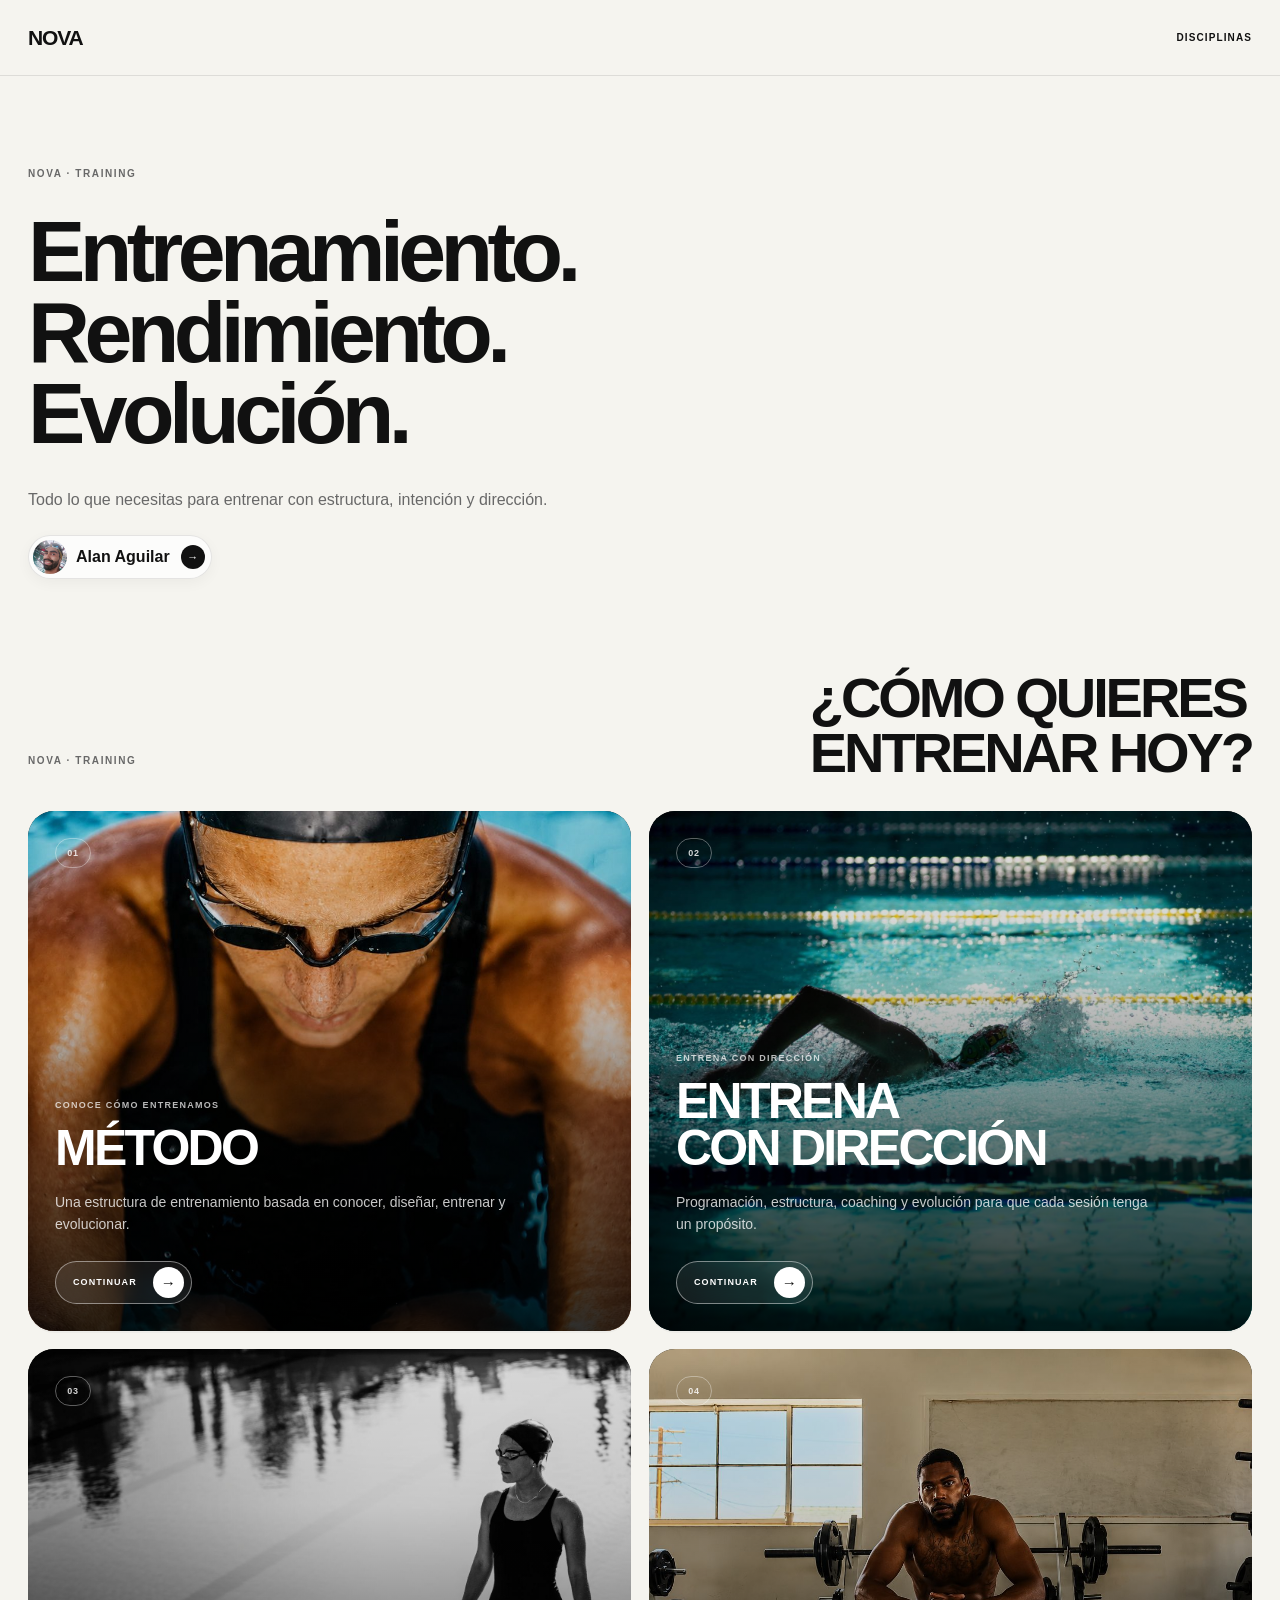
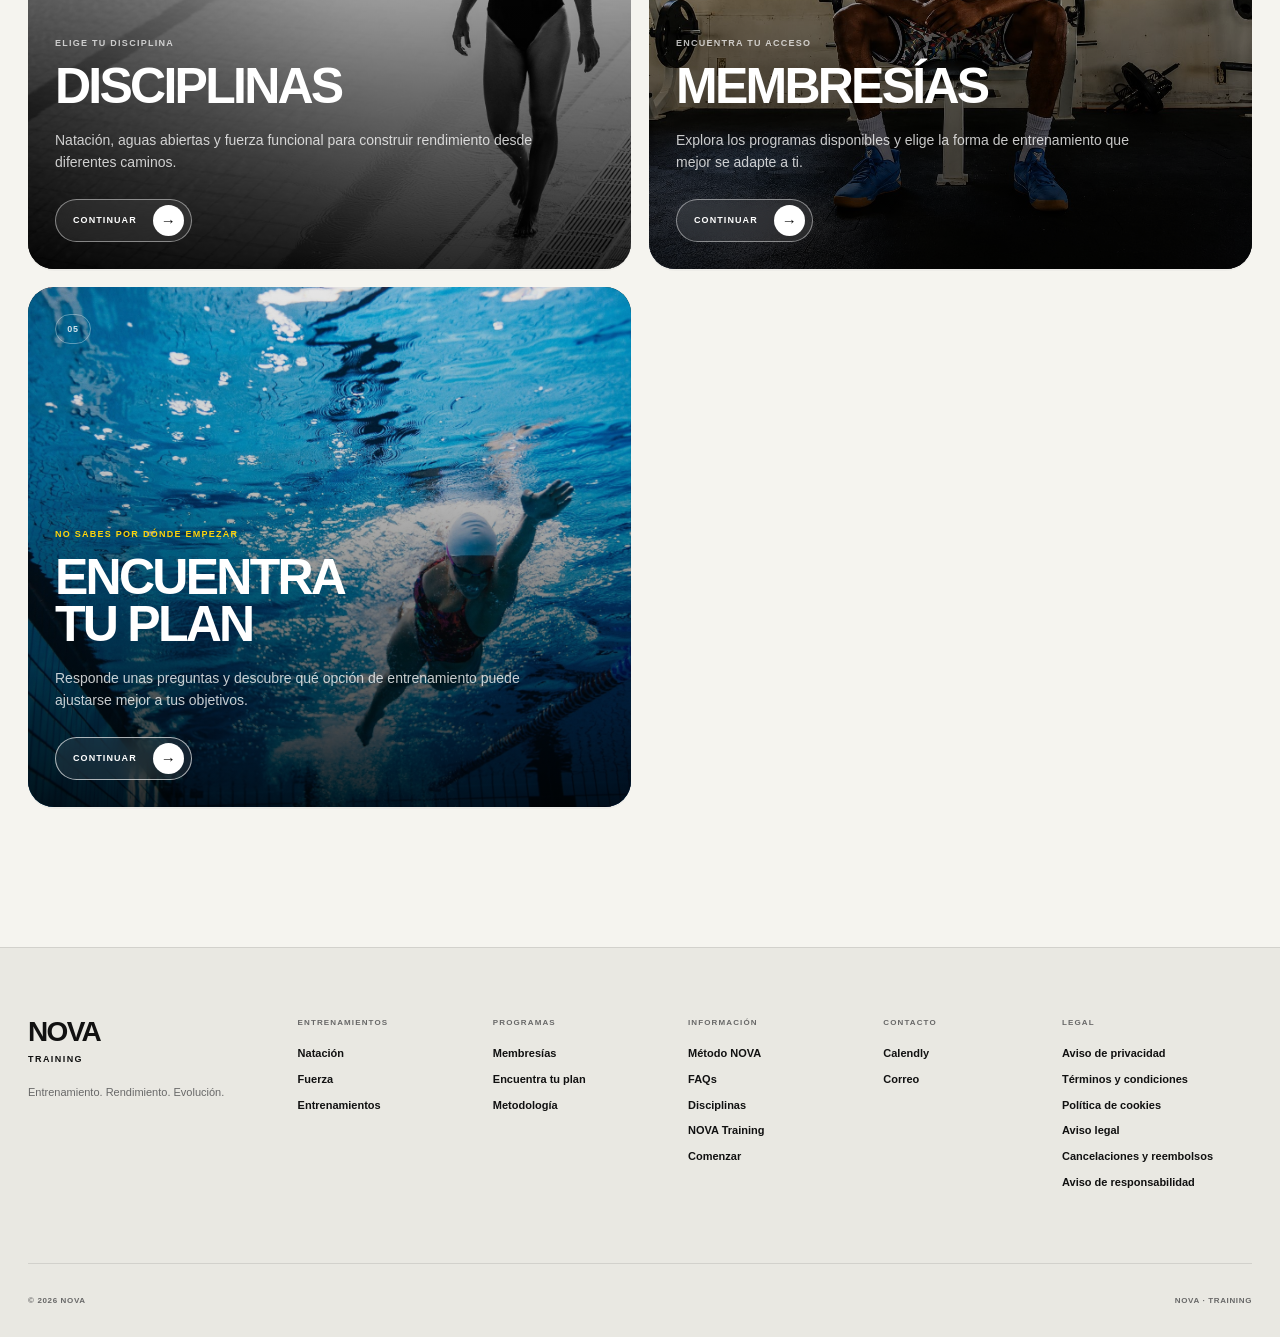
<file: index.html>
<!DOCTYPE html>
<html lang="es">

<head>

    <meta charset="UTF-8">

    <meta
        name="viewport"
        content="width=device-width, initial-scale=1.0"
    >

    <title>NOVA · Training</title>

    <link
        rel="stylesheet"
        href="css/index.css"
    >

</head>

<body>

    <!-- =====================================================
         NOVA · PAGE TRANSITION
    ====================================================== -->

    <div
        class="nova-page-transition"
        id="novaPageTransition"
        aria-hidden="true"
    >

        <div class="nova-page-transition-inner">

            <span class="nova-page-transition-brand">
                NOVA
            </span>

            <span class="nova-page-transition-line"></span>

            <span
                class="nova-page-transition-label"
                id="novaPageTransitionLabel"
            >
                CARGANDO
            </span>

        </div>

    </div>


    <!-- =====================================================
         NOVA · HEADER
    ====================================================== -->

    <header
        class="nova-top"
        id="top"
    >

        <div class="nova-top-inner">

            <a
                href="index.html"
                class="nova-brand"
                aria-label="NOVA · Inicio"
            >
                NOVA
            </a>

            <nav
                class="nova-desktop-nav"
                aria-label="Navegación principal"
            >

                <a
                    href="#novaMemberships"
                    class="nova-nav-link js-open-memberships"
                >
                    DISCIPLINAS
                </a>

            </nav>

            <button
                type="button"
                class="nova-menu-button"
                id="novaMenuButton"
                aria-label="Abrir menú"
                aria-expanded="false"
                aria-controls="novaMenu"
            >

                <span></span>
                <span></span>

            </button>

        </div>

    </header>


    <!-- =====================================================
         NOVA · MOBILE MENU
    ====================================================== -->

    <div
        class="nova-menu-overlay"
        id="novaMenuOverlay"
        aria-hidden="true"
    ></div>

    <aside
        class="nova-menu"
        id="novaMenu"
        aria-hidden="true"
    >

        <div class="nova-menu-inner">

            <div class="nova-menu-top">

                <span class="nova-menu-label">
                    NOVA
                </span>

                <button
                    type="button"
                    class="nova-menu-close"
                    id="novaMenuClose"
                    aria-label="Cerrar menú"
                >
                    ×
                </button>

            </div>

            <nav
                class="nova-menu-links"
                aria-label="Menú móvil"
            >

                <a
                    href="index.html"
                    class="nova-menu-link"
                >
                    <span>01</span>
                    <strong>NOVA</strong>
                </a>

                <a
                    href="#novaMemberships"
                    class="nova-menu-link js-open-memberships"
                    data-page-title="MEMBRESÍAS"
                >
                    <span>02</span>
                    <strong>DISCIPLINAS</strong>
                </a>

                <a
                    href="#novaMemberships"
                    class="nova-menu-link js-open-memberships"
                >
                    <span>03</span>
                    <strong>MEMBRESÍAS</strong>
                </a>

                <a
                    href="#novaPlan"
                    class="nova-menu-link js-open-survey"
                >
                    <span>04</span>
                    <strong>PLAN</strong>
                </a>

            </nav>

        </div>

    </aside>


    <!-- =====================================================
         NOVA · MAIN
    ====================================================== -->

    <main
        class="nova-page nova-training-page"
        id="principalPage"
    >

        <div class="nova-container">


            <!-- =================================================
                 01 · NOVA TRAINING
            ================================================== -->

            <section
                class="nova-training-hero"
                aria-labelledby="trainingTitle"
            >

                <div class="nova-section-eyebrow">
                    NOVA · TRAINING
                </div>

                <h1
                    class="nova-training-title"
                    id="trainingTitle"
                >
                    Entrenamiento.<br>
                    Rendimiento.<br>
                    Evolución.
                </h1>

                <p class="nova-training-intro">
                    Todo lo que necesitas para entrenar con estructura,
                    intención y dirección.
                </p>


                <!-- =================================================
                     COACH · PASTILLITA
                ================================================== -->

                <button
                    type="button"
                    class="nova-coach-pill js-open-coach"
                    aria-label="Conoce a Alan Espinosa"
                >

                    <span class="nova-coach-pill-image">

                        <img
                            src="img/perfil1.jpeg"
                            alt="Alan Espinosa"
                        >

                    </span>


                    <span class="nova-coach-pill-content">

                        <strong>
                            Alan Aguilar
                        </strong>

                    </span>


                    <span
                        class="nova-coach-pill-arrow"
                        aria-hidden="true"
                    >
                        →
                    </span>

                </button>

            </section>


            <!-- =================================================
                 02 · TRAINING NAVIGATION
            ================================================== -->

            <section
                class="nova-training-navigation"
                aria-labelledby="trainingNavigationTitle"
            >

                <div class="nova-training-navigation-header">

                    <div class="nova-section-eyebrow">
                        NOVA · TRAINING
                    </div>

                    <h2
                        class="nova-training-navigation-title"
                        id="trainingNavigationTitle"
                    >
                        ¿CÓMO QUIERES<br>
                        ENTRENAR HOY?
                    </h2>

                </div>


                <!-- =============================================
                     FIVE MAIN CARDS
                ============================================== -->

                <div class="nova-training-cards">


                    <!-- =========================================
                         CARD 01 · MÉTODO
                    ========================================== -->

                    <a
                        href="#novaMethod"
                        class="nova-training-card js-open-method"
                        data-page-title="MÉTODO NOVA"
                    >

                        <div
                            class="nova-training-card-image"
                            style="background-image: url('img/WhatsApp\ Image\ 2.jpeg');"
                        ></div>

                        <div class="nova-training-card-overlay"></div>

                        <div class="nova-training-card-top">

                            <span class="nova-training-card-number">
                                01
                            </span>

                        </div>

                        <div class="nova-training-card-content">

                            <span class="nova-training-card-label">
                                CONOCE CÓMO ENTRENAMOS
                            </span>

                            <h3>
                                MÉTODO
                            </h3>

                            <p>
                                Una estructura de entrenamiento basada
                                en conocer, diseñar, entrenar y evolucionar.
                            </p>

                            <span class="nova-training-card-button">
                                CONTINUAR
                                <span>→</span>
                            </span>

                        </div>

                    </a>


                    <!-- =========================================
                         CARD 02 · ENTRENA CON DIRECCIÓN
                    ========================================== -->

                    <a
                        href="#novaTrainingDirection"
                        class="nova-training-card js-open-training-direction"
                        data-page-title="ENTRENA CON DIRECCIÓN"
                    >

                        <div
                            class="nova-training-card-image"
                            style="background-image: url('img/nova\ 10.jpg');"
                        ></div>

                        <div class="nova-training-card-overlay"></div>

                        <div class="nova-training-card-top">

                            <span class="nova-training-card-number">
                                02
                            </span>

                        </div>

                        <div class="nova-training-card-content">

                            <span class="nova-training-card-label">
                                ENTRENA CON DIRECCIÓN
                            </span>

                            <h3>
                                ENTRENA<br>
                                CON DIRECCIÓN
                            </h3>

                            <p>
                                Programación, estructura, coaching y evolución
                                para que cada sesión tenga un propósito.
                            </p>

                            <span class="nova-training-card-button">
                                CONTINUAR
                                <span>→</span>
                            </span>

                        </div>

                    </a>


                    <!-- =========================================
                         CARD 03 · DISCIPLINAS
                    ========================================== -->

                    <a
                        href="#novaDisciplines"
                        class="nova-training-card js-open-disciplines"
                        data-page-title="DISCIPLINAS"
                    >

                        <div
                            class="nova-training-card-image"
                            style="background-image: url('img/nova\ nova.jpg');"
                        ></div>

                        <div class="nova-training-card-overlay"></div>

                        <div class="nova-training-card-top">

                            <span class="nova-training-card-number">
                                03
                            </span>

                        </div>

                        <div class="nova-training-card-content">

                            <span class="nova-training-card-label">
                                ELIGE TU DISCIPLINA
                            </span>

                            <h3>
                                DISCIPLINAS
                            </h3>

                            <p>
                                Natación, aguas abiertas y fuerza funcional
                                para construir rendimiento desde diferentes caminos.
                            </p>

                            <span class="nova-training-card-button">
                                CONTINUAR
                                <span>→</span>
                            </span>

                        </div>

                    </a>


                    <!-- =========================================
                         CARD 04 · MEMBRESÍAS
                    ========================================== -->

                    <a
                        href="#novaMemberships"
                        class="nova-training-card js-open-memberships"
                        data-page-title="MEMBRESÍAS"
                    >

                        <div
                            class="nova-training-card-image"
                            style="background-image: url('img/WhatsApp\ Image\ 3.jpeg');"
                        ></div>

                        <div class="nova-training-card-overlay"></div>

                        <div class="nova-training-card-top">

                            <span class="nova-training-card-number">
                                04
                            </span>

                        </div>

                        <div class="nova-training-card-content">

                            <span class="nova-training-card-label">
                                ENCUENTRA TU ACCESO
                            </span>

                            <h3>
                                MEMBRESÍAS
                            </h3>

                            <p>
                                Explora los programas disponibles y elige
                                la forma de entrenamiento que mejor se adapte
                                a ti.
                            </p>

                            <span class="nova-training-card-button">
                                CONTINUAR
                                <span>→</span>
                            </span>

                        </div>

                    </a>


                    <!-- =========================================
                         CARD 05 · ENCUENTRA TU PLAN
                    ========================================== -->

                    <a
                        href="#novaPlan"
                        class="nova-training-card nova-training-card-featured js-open-survey"
                        data-page-title="PLAN"
                    >

                        <div
                            class="nova-training-card-image"
                            style="background-image: url('img/chaps.22.JPG');"
                        ></div>

                        <div class="nova-training-card-overlay"></div>

                        <div class="nova-training-card-top">

                            <span class="nova-training-card-number">
                                05
                            </span>

                        </div>

                        <div class="nova-training-card-content">

                            <span class="nova-training-card-label">
                                NO SABES POR DÓNDE EMPEZAR
                            </span>

                            <h3>
                                ENCUENTRA<br>
                                TU PLAN
                            </h3>

                            <p>
                                Responde unas preguntas y descubre qué opción
                                de entrenamiento puede ajustarse mejor a tus
                                objetivos.
                            </p>

                            <span class="nova-training-card-button">
                                CONTINUAR
                                <span>→</span>
                            </span>

                        </div>

                    </a>


                </div>

            </section>


        </div>

    </main>


    <!-- =====================================================
         NOVA · FOOTER
    ====================================================== -->

    <footer class="nova-footer">

        <div class="nova-footer-inner">

            <div class="nova-footer-brand">

                <a
                    href="index.html#top"
                    class="nova-footer-logo"
                >
                    NOVA
                </a>

                <p>
                    TRAINING
                </p>

                <span>
                    Entrenamiento. Rendimiento. Evolución.
                </span>

            </div>


            <div class="nova-footer-column">

                <h3>
                    ENTRENAMIENTOS
                </h3>

                <a
                    href="#novaMemberships"
                    class="js-open-memberships"
                >
                    Natación
                </a>

                <a
                    href="#novaMemberships"
                    class="js-open-memberships"
                >
                    Fuerza
                </a>

                <a
                    href="#novaMemberships"
                    class="js-open-memberships"
                >
                    Entrenamientos
                </a>

            </div>


            <div class="nova-footer-column">

                <h3>
                    PROGRAMAS
                </h3>

                <a
                    href="#novaMemberships"
                    class="js-open-memberships"
                >
                    Membresías
                </a>

                <a
                    href="#novaPlan"
                    class="js-open-survey"
                >
                    Encuentra tu plan
                </a>

                <a
                    href="#novaMethod"
                    class="js-open-method"
                >
                    Metodología
                </a>

            </div>


            <div class="nova-footer-column">

                <h3>
                    INFORMACIÓN
                </h3>

                <a
                    href="#novaMethod"
                    class="js-open-method"
                >
                    Método NOVA
                </a>

                <a
                    href="#novaFaq"
                    class="js-open-faq"
                >
                    FAQs
                </a>

                <a
                    href="#novaMemberships"
                    class="js-open-memberships"
                >
                    Disciplinas
                </a>

                <a
                    href="#novaTrainingDirection"
                    class="js-open-training-direction"
                >
                    NOVA Training
                </a>

                <a
                    href="#novaPlan"
                    class="js-open-survey"
                >
                    Comenzar
                </a>

            </div>


            <div class="nova-footer-column">

                <h3>
                    CONTACTO
                </h3>

                <a
                    href="https://calendly.com/alancoach8/nueva-reunion"
                    target="_blank"
                    rel="noopener noreferrer"
                >
                    Calendly
                </a>

                <a href="mailto:hola@nova.training">
                    Correo
                </a>

            </div>


            <!-- =================================================
                 LEGAL
            ================================================== -->

            <div class="nova-footer-column">

                <h3>
                    LEGAL
                </h3>

                <a
                    href="#novaLegal"
                    class="js-open-legal"
                    data-legal="privacy"
                >
                    Aviso de privacidad
                </a>

                <a
                    href="#novaLegal"
                    class="js-open-legal"
                    data-legal="terms"
                >
                    Términos y condiciones
                </a>

                <a
                    href="#novaLegal"
                    class="js-open-legal"
                    data-legal="cookies"
                >
                    Política de cookies
                </a>

                <a
                    href="#novaLegal"
                    class="js-open-legal"
                    data-legal="notice"
                >
                    Aviso legal
                </a>

                <a
                    href="#novaLegal"
                    class="js-open-legal"
                    data-legal="cancellations"
                >
                    Cancelaciones y reembolsos
                </a>

                <a
                    href="#novaLegal"
                    class="js-open-legal"
                    data-legal="responsibility"
                >
                    Aviso de responsabilidad
                </a>

            </div>

        </div>


        <div class="nova-footer-bottom">

            <span>
                © 2026 NOVA
            </span>

            <span>
                NOVA · TRAINING
            </span>

        </div>

    </footer>


    <!-- =====================================================
         NOVA · MODAL GLOBAL
    ====================================================== -->

    <div
        class="nova-modal"
        id="novaModal"
        aria-hidden="true"
    >

        <div
            class="nova-modal-backdrop"
            data-modal-close
        ></div>


        <div
            class="nova-modal-dialog"
            role="dialog"
            aria-modal="true"
            aria-labelledby="novaModalTitle"
        >

            <button
                type="button"
                class="nova-modal-close"
                id="novaModalClose"
                aria-label="Cerrar"
            >
                ×
            </button>


            <div
                class="nova-modal-content"
                id="novaModalContent"
            ></div>

        </div>

    </div>


    <!-- =====================================================
         NOVA · JAVASCRIPT
         MENÚ + TRANSICIONES + MODALES + ENCUESTA + LEGAL + FAQ
    ====================================================== -->

    <script>

        document.addEventListener(
            "DOMContentLoaded",
            function () {


                /* =================================================
                   ELEMENTOS GENERALES
                ================================================== */

                const menuButton =
                    document.getElementById(
                        "novaMenuButton"
                    );

                const menu =
                    document.getElementById(
                        "novaMenu"
                    );

                const menuOverlay =
                    document.getElementById(
                        "novaMenuOverlay"
                    );

                const menuClose =
                    document.getElementById(
                        "novaMenuClose"
                    );


                const pageTransition =
                    document.getElementById(
                        "novaPageTransition"
                    );

                const pageTransitionLabel =
                    document.getElementById(
                        "novaPageTransitionLabel"
                    );


                const pageLinks =
                    document.querySelectorAll(
                        ".nova-page-link"
                    );


                const modal =
                    document.getElementById(
                        "novaModal"
                    );

                const modalContent =
                    document.getElementById(
                        "novaModalContent"
                    );

                const modalClose =
                    document.getElementById(
                        "novaModalClose"
                    );


                let NOVA_SURVEY_ANSWERS = null;


                /* =================================================
                   MENÚ
                ================================================== */

                function openMenu() {

                    if (
                        !menu ||
                        !menuButton
                    ) {
                        return;
                    }


                    menu.classList.add(
                        "is-open"
                    );


                    if (menuOverlay) {

                        menuOverlay.classList.add(
                            "is-open"
                        );

                    }


                    menuButton.classList.add(
                        "is-open"
                    );


                    menuButton.setAttribute(
                        "aria-expanded",
                        "true"
                    );


                    menu.setAttribute(
                        "aria-hidden",
                        "false"
                    );


                    if (menuOverlay) {

                        menuOverlay.setAttribute(
                            "aria-hidden",
                            "false"
                        );

                    }


                    document.body.classList.add(
                        "nova-menu-open"
                    );

                }


                function closeMenu() {

                    if (
                        !menu ||
                        !menuButton
                    ) {
                        return;
                    }


                    menu.classList.remove(
                        "is-open"
                    );


                    if (menuOverlay) {

                        menuOverlay.classList.remove(
                            "is-open"
                        );

                    }


                    menuButton.classList.remove(
                        "is-open"
                    );


                    menuButton.setAttribute(
                        "aria-expanded",
                        "false"
                    );


                    menu.setAttribute(
                        "aria-hidden",
                        "true"
                    );


                    if (menuOverlay) {

                        menuOverlay.setAttribute(
                            "aria-hidden",
                            "true"
                        );

                    }


                    document.body.classList.remove(
                        "nova-menu-open"
                    );

                }


                if (menuButton) {

                    menuButton.addEventListener(
                        "click",
                        function () {

                            if (
                                menuButton.classList.contains(
                                    "is-open"
                                )
                            ) {

                                closeMenu();

                            } else {

                                openMenu();

                            }

                        }
                    );

                }


                if (menuClose) {

                    menuClose.addEventListener(
                        "click",
                        closeMenu
                    );

                }


                if (menuOverlay) {

                    menuOverlay.addEventListener(
                        "click",
                        closeMenu
                    );

                }


                /* =================================================
                   TRANSICIÓN DE PÁGINA
                ================================================== */

                function startPageTransition(
                    link
                ) {

                    if (!link) {
                        return;
                    }


                    const destination =
                        link.getAttribute(
                            "href"
                        );


                    if (
                        !destination ||
                        destination === "#" ||
                        destination.startsWith(
                            "javascript:"
                        )
                    ) {
                        return;
                    }


                    const title =
                        link.getAttribute(
                            "data-page-title"
                        ) || "NOVA";


                    if (pageTransitionLabel) {

                        pageTransitionLabel.textContent =
                            title;

                    }


                    document.body.classList.add(
                        "nova-page-changing"
                    );


                    if (pageTransition) {

                        pageTransition.classList.add(
                            "is-active"
                        );

                    }


                    window.setTimeout(
                        function () {

                            window.location.href =
                                destination;

                        },
                        650
                    );

                }


                pageLinks.forEach(
                    function (link) {

                        link.addEventListener(
                            "click",
                            function (event) {

                                if (
                                    event.ctrlKey ||
                                    event.metaKey ||
                                    event.shiftKey ||
                                    event.altKey ||
                                    event.button !== 0
                                ) {

                                    return;

                                }


                                event.preventDefault();


                                closeMenu();


                                startPageTransition(
                                    link
                                );

                            }
                        );

                    }
                );


                /* =================================================
                   MODAL
                ================================================== */

                function openModal(
                    html
                ) {

                    if (
                        !modal ||
                        !modalContent
                    ) {
                        return;
                    }


                    modalContent.innerHTML =
                        html;


                    modal.classList.add(
                        "is-open"
                    );


                    modal.setAttribute(
                        "aria-hidden",
                        "false"
                    );


                    document.body.classList.add(
                        "nova-modal-open"
                    );

                }


                function closeModal() {

                    if (!modal) {
                        return;
                    }


                    modal.classList.remove(
                        "is-open"
                    );


                    modal.setAttribute(
                        "aria-hidden",
                        "true"
                    );


                    document.body.classList.remove(
                        "nova-modal-open"
                    );

                }


                if (modalClose) {

                    modalClose.addEventListener(
                        "click",
                        closeModal
                    );

                }


                if (modal) {

                    modal.addEventListener(
                        "click",
                        function (event) {

                            if (
                                event.target.hasAttribute(
                                    "data-modal-close"
                                )
                            ) {

                                closeModal();

                            }

                        }
                    );

                }


                /* =================================================
                   COACH · ALAN ESPINOSA
                ================================================== */

                const coachHTML = `

                    <div class="nova-modal-eyebrow">
                        NOVA · TRAINING
                    </div>


                    <div class="nova-coach-modal-profile">

                        <div class="nova-coach-modal-image">

                            <img
                                src="img/perfil1.jpeg"
                                alt="Alan Aguilar"
                            >

                        </div>

                    </div>


                    <div class="nova-modal-text">

                        <p>
                            NOVA nace desde una forma de entender el
                            entrenamiento: conocer dónde estás, entender
                            qué quieres conseguir y construir el trabajo
                            necesario para avanzar.
                        </p>

                        <p>
                            El entrenamiento se desarrolla alrededor de
                            cada proceso, buscando que cada sesión tenga
                            una intención clara y que el trabajo pueda
                            evolucionar contigo.
                        </p>

                    </div>


                    <div class="nova-modal-list">

                        <div class="nova-modal-list-item">

                            <span>
                                01
                            </span>

                            <strong>
                                ADAPTACIÓN ACUÁTICA
                            </strong>

                        </div>


                        <div class="nova-modal-text">

                            <p>
                                Técnica, resistencia, ritmo y eficiencia
                                para construir una mejor capacidad dentro
                                del agua.
                            </p>

                        </div>


                        <div class="nova-modal-list-item">

                            <span>
                                02
                            </span>

                            <strong>
                                ESTRATEGIA
                            </strong>

                        </div>


                        <div class="nova-modal-text">

                            <p>
                                Preparación para las condiciones que cambian
                                fuera de la piscina: distancia, orientación,
                                ritmo, respiración y adaptación al entorno.
                            </p>

                        </div>


                        <div class="nova-modal-list-item">

                            <span>
                                03
                            </span>

                            <strong>
                                ACONDICIONAMIENTO
                            </strong>

                        </div>


                        <div class="nova-modal-text">

                            <p>
                                Desarrollo de fuerza, estabilidad, capacidad
                                física y control para complementar el
                                rendimiento dentro y fuera del agua.
                            </p>

                        </div>

                    </div>


                    <div class="nova-modal-text">

                        <h3>
                            Su forma de trabajar
                        </h3>

                        <p>
                            Analizar, planificar, entrenar y ajustar.
                            El objetivo no es simplemente acumular sesiones,
                            sino construir un proceso que tenga sentido
                            para la persona que está entrenando.
                        </p>

                    </div>


                    <div class="nova-modal-text">

                        <h3>
                            Su enfoque de entrenamiento
                        </h3>

                        <p>
                            El trabajo combina estructura, intención y
                            seguimiento para desarrollar capacidad,
                            técnica y rendimiento de manera progresiva.
                        </p>

                    </div>


                    <a
                        href="https://wa.me/525612584271?text=${encodeURIComponent(
                            "Hola Alan, quiero conocer más sobre NOVA Training y el entrenamiento."
                        )}"
                        target="_blank"
                        rel="noopener noreferrer"
                        class="nova-modal-action"
                    >
                        HABLAR CON ALAN
                        <span aria-hidden="true">
                            →
                        </span>
                    </a>

                `;


                document
                    .querySelectorAll(
                        ".js-open-coach"
                    )
                    .forEach(
                        function (link) {

                            link.addEventListener(
                                "click",
                                function (event) {

                                    event.preventDefault();

                                    closeMenu();

                                    openModal(
                                        coachHTML
                                    );

                                }
                            );

                        }
                    );


                /* =================================================
                   ENTRENA CON DIRECCIÓN
                ================================================== */

                const trainingDirectionHTML = `

                    <div class="nova-modal-eyebrow">
                        NOVA · TRAINING
                    </div>


                    <h2 id="novaModalTitle">
                        Entrena con<br>
                        dirección.
                    </h2>


                    <div class="nova-modal-text">

                        <p>
                            Entrenar no es solamente completar sesiones.
                            Cada entrenamiento debe formar parte de una
                            estructura que tenga un propósito.
                        </p>

                    </div>


                    <div class="nova-modal-list">

                        <div class="nova-modal-list-item">

                            <span>
                                01
                            </span>

                            <strong>
                                PROGRAMACIÓN
                            </strong>

                        </div>


                        <div class="nova-modal-text">

                            <h3>
                                Nuevos entrenamientos cada semana
                            </h3>

                            <p>
                                Una variedad de sesiones y estructuras para
                                seguir construyendo capacidad, técnica y
                                rendimiento.
                            </p>

                        </div>


                        <div class="nova-modal-list-item">

                            <span>
                                02
                            </span>

                            <strong>
                                ESTRUCTURA
                            </strong>

                        </div>


                        <div class="nova-modal-text">

                            <h3>
                                Sabe qué entrenar
                            </h3>

                            <p>
                                Cada sesión tiene un propósito y forma parte
                                de una estructura pensada para avanzar.
                            </p>

                        </div>


                        <div class="nova-modal-list-item">

                            <span>
                                03
                            </span>

                            <strong>
                                COACHING
                            </strong>

                        </div>


                        <div class="nova-modal-text">

                            <h3>
                                Entrena con dirección
                            </h3>

                            <p>
                                Una metodología construida alrededor de tu
                                nivel, tus objetivos y tu proceso.
                            </p>

                        </div>


                        <div class="nova-modal-list-item">

                            <span>
                                04
                            </span>

                            <strong>
                                EVOLUCIÓN
                            </strong>

                        </div>


                        <div class="nova-modal-text">

                            <h3>
                                Tu entrenamiento cambia contigo
                            </h3>

                            <p>
                                El trabajo puede ajustarse conforme cambian
                                tu capacidad, experiencia y objetivos.
                            </p>

                        </div>

                    </div>


                    <div class="nova-modal-footer-action">

                        <button
                            type="button"
                            class="nova-modal-action js-open-disciplines-from-training"
                        >
                            CONOCE LAS DISCIPLINAS

                            <span aria-hidden="true">
                                →
                            </span>

                        </button>

                    </div>

                `;


                document
                    .querySelectorAll(
                        ".js-open-training-direction"
                    )
                    .forEach(
                        function (link) {

                            link.addEventListener(
                                "click",
                                function (event) {

                                    event.preventDefault();

                                    closeMenu();

                                    openModal(
                                        trainingDirectionHTML
                                    );

                                }
                            );

                        }
                    );


                document.addEventListener(
                    "click",
                    function (event) {

                        const disciplinesButton =
                            event.target.closest(
                                ".js-open-disciplines-from-training"
                            );


                        if (!disciplinesButton) {
                            return;
                        }


                        openModal(
                            disciplinesHTML
                        );

                    }
                );


                /* =================================================
                   DISCIPLINAS NOVA
                ================================================== */

                const disciplinesHTML = `

                    <div class="nova-modal-eyebrow">
                        NOVA · DISCIPLINAS
                    </div>


                    <h2 id="novaModalTitle">
                        Elige tu disciplina.
                    </h2>


                    <div class="nova-modal-text">

                        <p>
                            Entrena desde el camino que mejor se adapte
                            a tus objetivos y construye rendimiento con
                            una estructura clara.
                        </p>

                    </div>


                    <div class="nova-modal-list">

                        <div class="nova-modal-list-item">

                            <span>
                                01
                            </span>

                            <strong>
                                NATACIÓN
                            </strong>

                        </div>


                        <div class="nova-modal-text">

                            <p>
                                Técnica, resistencia, ritmo y eficiencia.
                                Trabajamos los diferentes estilos para mejorar
                                la coordinación, el control corporal y la capacidad
                                de nadar mejor durante más tiempo.
                            </p>

                        </div>


                        <div class="nova-modal-list-item">

                            <span>
                                02
                            </span>

                            <strong>
                                AGUAS ABIERTAS
                            </strong>

                        </div>


                        <div class="nova-modal-text">

                            <p>
                                Nadar fuera de la piscina requiere adaptarse al entorno.
                                Entrenamos orientación, respiración, ritmo, resistencia
                                y capacidad para responder al oleaje, corriente y distancia.
                            </p>

                        </div>


                        <div class="nova-modal-list-item">

                            <span>
                                03
                            </span>

                            <strong>
                                FUERZA
                            </strong>

                        </div>


                        <div class="nova-modal-text">

                            <p>
                                Desarrollamos fuerza dentro y fuera del agua.
                                En el agua, para mejorar la brazada, posición y propulsión;
                                fuera del agua, para construir potencia, estabilidad,
                                resistencia y control.
                            </p>

                        </div>

                    </div>


                    <div class="nova-modal-footer-action">

                        <button
                            type="button"
                            class="nova-modal-action js-open-memberships-from-disciplines"
                        >
                            VER MEMBRESÍAS

                            <span aria-hidden="true">
                                →
                            </span>

                        </button>

                    </div>

                `;


                document
                    .querySelectorAll(
                        ".js-open-disciplines"
                    )
                    .forEach(
                        function (link) {

                            link.addEventListener(
                                "click",
                                function (event) {

                                    event.preventDefault();

                                    closeMenu();

                                    openModal(
                                        disciplinesHTML
                                    );

                                }
                            );

                        }
                    );


                document.addEventListener(
                    "click",
                    function (event) {

                        const membershipButton =
                            event.target.closest(
                                ".js-open-memberships-from-disciplines"
                            );


                        if (!membershipButton) {
                            return;
                        }


                        openMemberships();

                    }
                );


                /* =================================================
                   MÉTODO NOVA
                ================================================== */

                const methodHTML = `

                    <div class="nova-modal-eyebrow">
                        NOVA · MÉTODO
                    </div>


                    <h2 id="novaModalTitle">
                        No improvisamos.<br>
                        Construimos.
                    </h2>


                    <div class="nova-modal-text">

                        <p>
                            NOVA nace de una idea sencilla: entrenar no es hacer más, sino entender qué necesitas, diseñar el camino y sostenerlo con intención.

                            Cada sesión busca construir una capacidad concreta. Técnica, fuerza, resistencia, control y adaptación forman parte de un mismo proceso.

                            No buscamos entrenar por entrenar. Buscamos que cada sesión tenga una razón y que cada etapa te acerque a lo que quieres conseguir.
                        </p>


                        <p>
                            A partir de ahí construimos una estructura
                            de entrenamiento que pueda evolucionar
                            contigo.
                        </p>

                    </div>


                    <!-- =================================================
                         IMÁGENES · MÉTODO NOVA
                    ================================================== -->

                    <div class="nova-method-images">

                        <div class="nova-method-image">

                            <img
                                src="img/ANALIZAR.jpeg"
                                alt="Entrenamiento NOVA"
                            >

                        </div>


                        <div class="nova-method-image">

                            <img
                                src="img/ANALIZAR 2.jpeg"
                                alt="Proceso de entrenamiento NOVA"
                            >

                        </div>


                        <div class="nova-method-image">

                            <img
                                src="img/ANALIZAR 3.jpeg"
                                alt="Análisis de entrenamiento NOVA"
                            >

                        </div>


                        <div class="nova-method-image">

                            <img
                                src="img/ANALIZAR 4.jpeg"
                                alt="Proceso de entrenamiento NOVA"
                            >

                        </div>

                    </div>


                    <div class="nova-modal-list">

                        <div class="nova-modal-list-item">

                            <span>></span>

                            <strong>
                                CONOCEMOS
                            </strong>

                        </div>


                        <div class="nova-modal-list-item">

                            <span>></span>

                            <strong>
                                DISEÑAMOS
                            </strong>

                        </div>


                        <div class="nova-modal-list-item">

                            <span>></span>

                            <strong>
                                ENTRENAMOS
                            </strong>

                        </div>


                        <div class="nova-modal-list-item">

                            <span>></span>

                            <strong>
                                EVOLUCIONAMOS
                            </strong>

                        </div>

                    </div>


                    <div class="nova-modal-text">

                        <p>
                            La metodología es parte de entender
                            dónde estás, qué quieres conseguir y qué
                            necesitas para avanzar.
                        </p>

                        <p>
                            Cada etapa tiene un propósito: conocer tu
                            punto de partida, diseñar el trabajo,
                            ejecutarlo con intención y ajustar el proceso
                            conforme evolucionas.
                        </p>

                    </div>


                    <button
                        type="button"
                        class="nova-modal-action js-modal-go-training-direction"
                    >
                        ENTRENA CON DIRECCIÓN

                        <span aria-hidden="true">
                            →
                        </span>

                    </button>

                `;


                document
                    .querySelectorAll(
                        ".js-open-method"
                    )
                    .forEach(
                        function (link) {

                            link.addEventListener(
                                "click",
                                function (event) {

                                    event.preventDefault();

                                    closeMenu();

                                    openModal(
                                        methodHTML
                                    );

                                }
                            );

                        }
                    );


                document.addEventListener(
                    "click",
                    function (event) {

                        const button =
                            event.target.closest(
                                ".js-modal-go-training-direction"
                            );


                        if (!button) {
                            return;
                        }


                        openModal(
                            trainingDirectionHTML
                        );

                    }
                );


                /* =================================================
                   MEMBRESÍAS
                ================================================== */

                const NOVA_MEMBERSHIPS = [

                    {

                        number:
                            "01",

                        category:
                            "NATACIÓN",

                        title:
                            "BASE",

                        price:
                            "$999",

                        description:
                            "Construye una base sólida de técnica, resistencia y adaptación dentro del agua. En modalidad online recibes una estructura de entrenamiento que puedes seguir desde donde estés, con sesiones organizadas para que sepas qué hacer, cómo progresar y qué objetivo tiene cada bloque. Es una opción pensada para desarrollar constancia y construir una base antes de buscar mayores niveles de rendimiento.",

                        details: [

                            "Técnica",
                            "Resistencia",
                            "Ritmos",
                            "Adaptación",
                            "Progresión",
                            "Seguimiento 1:1"

                        ]

                    },


                    {

                        number:
                            "02",

                        category:
                            "NATACIÓN - AGUAS ABIERTAS",

                        title:
                            "RENDIMIENTO",

                        price:
                            "$1,499",

                        description:
                            "Entrena para mejorar técnica, ritmos, resistencia y capacidad de rendimiento en alberca y/o aguas abiertas. La modalidad online está diseñada para que puedas entrenar desde donde estés mediante una programación estructurada, con sesiones orientadas a objetivos específicos y una progresión que evoluciona conforme avanzas. Es una opción para quienes buscan entrenar con mayor intención y dirección.",

                        details: [

                            "Eficiencia técnica",
                            "Ritmo",
                            "Velocidad",
                            "Resistencia",
                            "Carga",
                            "Adaptación",
                            "Seguimiento 1:1"

                        ]

                    },


                    {

                        number:
                            "03",

                        category:
                            "FUERA DEL AGUA",

                        title:
                            "FUERZA",

                        price:
                            "$499",

                        description:
                            "Desarrolla capacidad física, acondicionamiento y fuerza para complementar tu entrenamiento. En modalidad online puedes realizar el programa desde el espacio y con el equipo disponible, siguiendo una estructura progresiva que organiza los ejercicios, cargas y estímulos. Es una opción para quienes quieren desarrollar fuerza y utilizarla como complemento de su rendimiento deportivo.",

                        details: [

                            "Fuerza general",
                            "Progresión",
                            "Capacidad física",
                            "Control de carga",
                            "Complemento",
                            "Seguimiento 1:1"

                        ]

                    }

                ];


                function membershipsHTML() {

                    return `

                        <div class="nova-modal-eyebrow">
                            NOVA · MEMBRESÍAS
                        </div>


                        <h2 id="novaModalTitle">
                            Encuentra tu punto de partida.
                        </h2>


                        <div class="nova-modal-text">

                            <p>
                                Elige la estructura que mejor se adapte
                                a lo que quieres trabajar.
                            </p>

                            <p>
                                Los programas pueden realizarse principalmente
                                en modalidad online, permitiéndote entrenar desde
                                donde estés con una estructura clara, sesiones
                                programadas y seguimiento de tu proceso.
                            </p>

                        </div>


                        <div class="nova-modal-memberships">

                            ${NOVA_MEMBERSHIPS
                                .map(
                                    function (
                                        membership,
                                        index
                                    ) {

                                        return `

                                            <article
                                                class="nova-modal-membership"
                                            >

                                                <div class="nova-modal-membership-top">

                                                    <span>
                                                        ${membership.number}
                                                    </span>

                                                    <small>
                                                        ${membership.category}
                                                    </small>

                                                </div>


                                                <div class="nova-modal-membership-main">

                                                    <h3>
                                                        ${membership.title}
                                                    </h3>

                                                    <p>
                                                        ${membership.description}
                                                    </p>

                                                </div>


                                                <div class="nova-modal-membership-bottom">

                                                    <strong>
                                                        ${membership.price}
                                                    </strong>

                                                    <button
                                                        type="button"
                                                        class="nova-modal-membership-button"
                                                        data-membership-index="${index}"
                                                    >
                                                        CONOCER
                                                        <span>
                                                            →
                                                        </span>
                                                    </button>

                                                </div>

                                            </article>

                                        `;

                                    }
                                )
                                .join("")}

                        </div>


                        <button
                            type="button"
                            class="nova-modal-action js-open-survey"
                        >
                            NO SÉ QUÉ ELEGIR
                            <span aria-hidden="true">
                                →
                            </span>
                        </button>

                    `;

                }


                function openMemberships() {

                    closeMenu();

                    openModal(
                        membershipsHTML()
                    );

                }


                document
                    .querySelectorAll(
                        ".js-open-memberships"
                    )
                    .forEach(
                        function (link) {

                            link.addEventListener(
                                "click",
                                function (event) {

                                    event.preventDefault();

                                    openMemberships();

                                }
                            );

                        }
                    );


                document.addEventListener(
                    "click",
                    function (event) {

                        const membershipButton =
                            event.target.closest(
                                ".nova-modal-membership-button"
                            );


                        if (
                            membershipButton
                        ) {

                            const index =
                                Number(
                                    membershipButton.dataset
                                        .membershipIndex
                                );


                            const membership =
                                NOVA_MEMBERSHIPS[index];


                            if (membership) {

                                openMembershipDetail(
                                    membership
                                );

                            }


                            return;

                        }


                        const surveyButton =
                            event.target.closest(
                                ".js-open-survey"
                            );


                        if (
                            surveyButton &&
                            !surveyButton.classList.contains(
                                "nova-nav-link"
                            )
                        ) {

                            event.preventDefault();

                            openSurvey();

                        }

                    }
                );


                function openMembershipDetail(
                    membership
                ) {

                    let whatsappMessage =
                        "Hola NOVA, quiero conocer el plan " +
                        membership.title +
                        " de " +
                        membership.price +
                        ".";


                    if (NOVA_SURVEY_ANSWERS) {

                        whatsappMessage +=
                            "\n\nMIS RESPUESTAS DE TU PLAN:";


                        whatsappMessage +=
                            "\n• Disciplina: " +
                            NOVA_SURVEY_ANSWERS.disciplina;


                        whatsappMessage +=
                            "\n• Objetivo: " +
                            NOVA_SURVEY_ANSWERS.objetivo;


                        whatsappMessage +=
                            "\n• Nivel: " +
                            NOVA_SURVEY_ANSWERS.nivel;


                        whatsappMessage +=
                            "\n• Experiencia: " +
                            NOVA_SURVEY_ANSWERS.experiencia;


                        whatsappMessage +=
                            "\n• Disponibilidad: " +
                            NOVA_SURVEY_ANSWERS.disponibilidad;


                        whatsappMessage +=
                            "\n• Distancia más larga: " +
                            NOVA_SURVEY_ANSWERS.distancia;


                        whatsappMessage +=
                            "\n• Modalidad: " +
                            NOVA_SURVEY_ANSWERS.modalidad;


                        whatsappMessage +=
                            "\n\nPLAN RECOMENDADO: " +
                            NOVA_SURVEY_ANSWERS.plan;


                        if (
                            NOVA_SURVEY_ANSWERS.forceAnswers
                        ) {

                            whatsappMessage +=
                                "\n\nRESPUESTAS DE FUERZA:";


                            whatsappMessage +=
                                "\n• Qué falta dentro del agua: " +
                                (
                                    NOVA_SURVEY_ANSWERS
                                        .forceAnswers
                                        .force_need ||
                                    "No especificado"
                                );


                            whatsappMessage +=
                                "\n• Apoyo dentro de la natación: " +
                                (
                                    NOVA_SURVEY_ANSWERS
                                        .forceAnswers
                                        .force_support ||
                                    "No especificado"
                                );


                            whatsappMessage +=
                                "\n• Entrenamiento actual fuera del agua: " +
                                (
                                    NOVA_SURVEY_ANSWERS
                                        .forceAnswers
                                        .force_current ||
                                    "No especificado"
                                );

                        }

                    }


                    const html = `

                        <div class="nova-modal-eyebrow">
                            NOVA · ${membership.category}
                        </div>


                        <h2 id="novaModalTitle">
                            ${membership.title}
                        </h2>


                        <div class="nova-modal-text">

                            <p>
                                ${membership.description}
                            </p>

                        </div>


                        <div class="nova-modal-list">

                            ${membership.details
                                .map(
                                    function (
                                        detail,
                                        index
                                    ) {

                                        return `

                                            <div class="nova-modal-list-item">

                                                <span>
                                                    ${String(
                                                        index + 1
                                                    ).padStart(
                                                        2,
                                                        "0"
                                                    )}
                                                </span>

                                                <strong>
                                                    ${detail}
                                                </strong>

                                            </div>

                                        `;

                                    }
                                )
                                .join("")}

                        </div>


                        <div class="nova-plan-investment">

                            <span>
                                INVERSIÓN
                            </span>

                            <strong>
                                ${membership.price}
                            </strong>

                        </div>


                        <a
                            href="https://wa.me/525612584271?text=${encodeURIComponent(
                                whatsappMessage
                            )}"
                            target="_blank"
                            rel="noopener noreferrer"
                            class="nova-modal-action"
                        >
                            QUIERO ESTE PLAN
                            <span aria-hidden="true">
                                →
                            </span>

                        </a>

                    `;


                    openModal(
                        html
                    );

                }


                /* =================================================
                   FAQ NOVA
                ================================================== */

                const NOVA_FAQ_CONTENT = [

                    {

                        question:
                            "¿Necesito experiencia para comenzar?",

                        answer:
                            "No es indispensable. NOVA cuenta con diferentes estructuras de entrenamiento que pueden adaptarse a distintos niveles de experiencia y objetivos."

                    },


                    {

                        question:
                            "¿Qué disciplinas incluye NOVA?",

                        answer:
                            "NOVA integra tres áreas de entrenamiento: natación, fuerza y HIT. Dependiendo del programa elegido, puedes trabajar una disciplina o combinar diferentes estímulos."

                    },


                    {

                        question:
                            "¿Puedo combinar natación con fuerza?",

                        answer:
                            "Sí. El programa POTENCIA combina natación y fuerza dentro de una misma estructura, buscando que ambas áreas trabajen de forma complementaria."

                    },


                    {

                        question:
                            "¿Qué programa debo elegir?",

                        answer:
                            "Depende de tu objetivo. EVOLUCIÓN está orientado al desarrollo de la natación; POTENCIA combina natación y fuerza; FUERA DEL AGUA integra HIT y fuerza; y FUERZA se centra exclusivamente en el desarrollo de fuerza."

                    },


                    {

                        question:
                            "¿Cómo se realiza el seguimiento?",

                        answer:
                            "El nivel de seguimiento depende del programa contratado. Puede incluir comunicación directa, ajustes de entrenamiento, revisión del progreso y videollamadas de acuerdo con el nivel de atención correspondiente."

                    },


                    {

                        question:
                            "¿Se utilizan videollamadas?",

                        answer:
                            "Sí. Los programas que incluyen videollamadas cuentan con sesiones de seguimiento destinadas a revisar el proceso, resolver dudas y realizar los ajustes necesarios."

                    },


                    {

                        question:
                            "¿Cómo funciona el análisis de video?",

                        answer:
                            "En los programas que incluyen análisis de video, se revisan aspectos técnicos del movimiento para identificar oportunidades de mejora y proporcionar correcciones específicas."

                    },


                    {

                        question:
                            "¿Puedo combinar el programa con mi entrenamiento actual?",

                        answer:
                            "Sí. La planificación puede considerar tu carga actual de entrenamiento para evitar estímulos innecesarios y mantener una progresión adecuada."

                    },


                    {

                        question:
                            "¿Qué pasa si no puedo cumplir todas las sesiones?",

                        answer:
                            "El programa puede ajustarse cuando existen cambios en tu disponibilidad. Se priorizan los estímulos más importantes para mantener la continuidad del proceso."

                    },


                    {

                        question:
                            "¿Cómo se realizan los ajustes?",

                        answer:
                            "Los ajustes se realizan considerando tu evolución, cumplimiento, disponibilidad y respuesta al entrenamiento. El nivel de atención varía según el programa elegido."

                    },


                    {

                        question:
                            "¿Puedo cambiar de programa posteriormente?",

                        answer:
                            "Sí. Si tus objetivos cambian o necesitas un nivel diferente de acompañamiento, podemos valorar el cambio hacia otro programa de NOVA."

                    },


                    {

                        question:
                            "¿Puede haber sesiones presenciales?",

                        answer:
                            "Esto depende de varios factores, como la zona en donde resides, la disponibilidad, las condiciones de la instalación y el espacio disponible dentro de la agenda."

                    }

                ];


                function openFAQ() {

                    closeMenu();


                    const faqHTML = `

                        <div class="nova-modal-eyebrow">
                            NOVA · INFORMACIÓN
                        </div>


                        <h2 id="novaModalTitle">
                            Preguntas frecuentes
                        </h2>


                        <div class="nova-modal-text">

                            <p>
                                Encuentra respuestas sobre los programas,
                                disciplinas y forma de trabajo de NOVA.
                            </p>

                        </div>


                        <div class="nova-faq-text">

                            <div class="nova-faq-list">

                                ${NOVA_FAQ_CONTENT
                                    .map(
                                        function (
                                            faq,
                                            index
                                        ) {

                                            return `

                                                <article
                                                    class="nova-faq-item"
                                                >

                                                    <button
                                                        type="button"
                                                        class="nova-faq-question"
                                                        aria-expanded="false"
                                                    >

                                                        <span>
                                                            ${String(
                                                                index + 1
                                                            ).padStart(
                                                                2,
                                                                "0"
                                                            )}
                                                            ·
                                                            ${faq.question}
                                                        </span>

                                                        <span
                                                            class="nova-faq-icon"
                                                            aria-hidden="true"
                                                        >
                                                            +
                                                        </span>

                                                    </button>


                                                    <div
                                                        class="nova-faq-answer"
                                                    >

                                                        <p>
                                                            ${faq.answer}
                                                        </p>

                                                    </div>

                                                </article>

                                            `;

                                        }
                                    )
                                    .join("")}

                            </div>


                            <div class="nova-faq-footer">

                                <span>
                                    NOVA · TRAINING
                                </span>

                                <span>
                                    Información
                                </span>

                            </div>

                        </div>

                    `;


                    openModal(
                        faqHTML
                    );


                    modalContent
                        .querySelectorAll(
                            ".nova-faq-question"
                        )
                        .forEach(
                            function (
                                questionButton
                            ) {

                                questionButton.addEventListener(
                                    "click",
                                    function () {

                                        const item =
                                            questionButton.closest(
                                                ".nova-faq-item"
                                            );


                                        if (!item) {
                                            return;
                                        }


                                        const isOpen =
                                            item.classList.contains(
                                                "is-open"
                                            );


                                        modalContent
                                            .querySelectorAll(
                                                ".nova-faq-item"
                                            )
                                            .forEach(
                                                function (
                                                    faqItem
                                                ) {

                                                    faqItem.classList.remove(
                                                        "is-open"
                                                    );


                                                    const button =
                                                        faqItem.querySelector(
                                                            ".nova-faq-question"
                                                        );


                                                    if (button) {

                                                        button.setAttribute(
                                                            "aria-expanded",
                                                            "false"
                                                        );

                                                    }

                                                }
                                            );


                                        if (!isOpen) {

                                            item.classList.add(
                                                "is-open"
                                            );


                                            questionButton.setAttribute(
                                                "aria-expanded",
                                                "true"
                                            );

                                        }

                                    }
                                );

                            }
                        );

                }


                document
                    .querySelectorAll(
                        ".js-open-faq"
                    )
                    .forEach(
                        function (link) {

                            link.addEventListener(
                                "click",
                                function (event) {

                                    event.preventDefault();

                                    openFAQ();

                                }
                            );

                        }
                    );


                /* =================================================
                   LEGAL NOVA
                ================================================== */

                const NOVA_LEGAL_CONTENT = {

                    privacy: {

                        eyebrow:
                            "NOVA · LEGAL",

                        title:
                            "Aviso de privacidad",

                        content: `

                            <div class="nova-legal-heading">
                                01 · Responsable
                            </div>

                            <p>
                                NOVA es responsable del tratamiento de los
                                datos personales que sean proporcionados
                                voluntariamente por los usuarios a través
                                de este sitio web, formularios, medios de
                                contacto o durante la contratación de sus
                                servicios.
                            </p>


                            <div class="nova-legal-heading">
                                02 · Datos que podemos recopilar
                            </div>

                            <p>
                                Dependiendo de la interacción que tengas
                                con NOVA, podremos solicitar información
                                necesaria para atender tu solicitud,
                                gestionar un programa o mantener la
                                comunicación relacionada con los servicios.
                            </p>


                            <ul class="nova-legal-list">

                                <li>
                                    Nombre y datos de contacto.
                                </li>

                                <li>
                                    Información relacionada con tus
                                    objetivos de entrenamiento.
                                </li>

                                <li>
                                    Información necesaria para organizar
                                    y dar seguimiento al servicio.
                                </li>

                                <li>
                                    Información que el usuario decida
                                    proporcionar voluntariamente.
                                </li>

                            </ul>


                            <div class="nova-legal-heading">
                                03 · Finalidades
                            </div>

                            <p>
                                Los datos podrán utilizarse para responder
                                solicitudes de información, gestionar
                                programas de entrenamiento, coordinar
                                comunicación, dar seguimiento al atleta,
                                procesar solicitudes relacionadas con los
                                servicios y mantener una relación adecuada
                                con los usuarios.
                            </p>


                            <div class="nova-legal-heading">
                                04 · Protección de la información
                            </div>

                            <p>
                                NOVA procurará implementar medidas
                                razonables para proteger la información
                                personal contra acceso, uso, alteración
                                o divulgación no autorizada.
                            </p>


                            <div class="nova-legal-heading">
                                05 · Derechos del usuario
                            </div>

                            <p>
                                El usuario podrá solicitar información
                                relacionada con el tratamiento de sus
                                datos personales y ejercer los derechos
                                que correspondan conforme a la legislación
                                aplicable.
                            </p>


                            <div class="nova-legal-heading">
                                06 · Contacto
                            </div>

                            <p>
                                Para cualquier asunto relacionado con el
                                tratamiento de datos personales puedes
                                comunicarte con NOVA mediante los medios
                                de contacto disponibles en este sitio.
                            </p>

                        `

                    },


                    terms: {

                        eyebrow:
                            "NOVA · LEGAL",

                        title:
                            "Términos y condiciones",

                        content: `

                            <div class="nova-legal-heading">
                                01 · Aceptación
                            </div>

                            <p>
                                El acceso y utilización del sitio web de
                                NOVA implica la aceptación de los presentes
                                términos y condiciones.
                            </p>


                            <div class="nova-legal-heading">
                                02 · Servicios
                            </div>

                            <p>
                                NOVA ofrece programas y estructuras de
                                entrenamiento relacionados con natación,
                                fuerza y otras modalidades descritas en
                                el sitio. Las características, duración,
                                nivel de atención y condiciones pueden
                                variar dependiendo del programa contratado.
                            </p>


                            <div class="nova-legal-heading">
                                03 · Información proporcionada
                            </div>

                            <p>
                                El usuario se compromete a proporcionar
                                información correcta y suficiente cuando
                                sea necesaria para la prestación del
                                servicio.
                            </p>


                            <div class="nova-legal-heading">
                                04 · Uso personal
                            </div>

                            <p>
                                Los programas, entrenamientos, materiales
                                y contenidos proporcionados por NOVA son
                                para uso personal del usuario que los
                                contrata.
                            </p>

                            <p>
                                No está permitido compartir, revender,
                                reproducir, distribuir o comercializar
                                contenidos de NOVA sin autorización.
                            </p>


                            <div class="nova-legal-heading">
                                05 · Propiedad intelectual
                            </div>

                            <p>
                                Los textos, entrenamientos, estructuras,
                                imágenes, elementos gráficos, metodología
                                y demás contenidos del sitio pertenecen
                                a NOVA o se utilizan con las autorizaciones
                                correspondientes.
                            </p>


                            <div class="nova-legal-heading">
                                06 · Modificaciones
                            </div>

                            <p>
                                NOVA podrá actualizar, modificar o mejorar
                                sus programas, contenidos y servicios
                                cuando resulte necesario.
                            </p>


                            <div class="nova-legal-heading">
                                07 · Uso responsable
                            </div>

                            <p>
                                El usuario deberá utilizar los servicios
                                de manera responsable y seguir las
                                recomendaciones de seguridad correspondientes
                                a cada actividad.
                            </p>

                        `

                    },


                    cookies: {

                        eyebrow:
                            "NOVA · LEGAL",

                        title:
                            "Política de cookies",

                        content: `

                            <div class="nova-legal-heading">
                                01 · ¿Qué son las cookies?
                            </div>

                            <p>
                                Las cookies son pequeños archivos que
                                pueden almacenarse en el dispositivo del
                                usuario cuando visita un sitio web.
                            </p>


                            <div class="nova-legal-heading">
                                02 · Uso en NOVA
                            </div>

                            <p>
                                El sitio web de NOVA puede utilizar cookies
                                y tecnologías similares para permitir el
                                correcto funcionamiento de determinadas
                                funciones y mejorar la experiencia de
                                navegación.
                            </p>


                            <div class="nova-legal-heading">
                                03 · Para qué pueden utilizarse
                            </div>

                            <ul class="nova-legal-list">

                                <li>
                                    Mantener funciones necesarias del sitio.
                                </li>

                                <li>
                                    Recordar determinadas preferencias.
                                </li>

                                <li>
                                    Obtener información técnica relacionada
                                    con la navegación.
                                </li>

                                <li>
                                    Mejorar la experiencia de usuario.
                                </li>

                            </ul>


                            <div class="nova-legal-heading">
                                04 · Servicios externos
                            </div>

                            <p>
                                Algunas funciones o servicios externos
                                utilizados por el sitio podrían establecer
                                sus propias cookies de acuerdo con sus
                                respectivas políticas de privacidad.
                            </p>


                            <div class="nova-legal-heading">
                                05 · Configuración
                            </div>

                            <p>
                                El usuario puede configurar su navegador
                                para bloquear, eliminar o limitar el uso
                                de cookies. Algunas funciones del sitio
                                podrían verse afectadas si se deshabilitan
                                determinadas cookies.
                            </p>

                        `

                    },


                    notice: {

                        eyebrow:
                            "NOVA · LEGAL",

                        title:
                            "Aviso legal",

                        content: `

                            <div class="nova-legal-heading">
                                01 · Información general
                            </div>

                            <p>
                                NOVA es una plataforma dedicada a ofrecer
                                información, programas y servicios
                                relacionados con entrenamiento deportivo.
                            </p>


                            <div class="nova-legal-heading">
                                02 · Contenido
                            </div>

                            <p>
                                La información publicada en este sitio
                                tiene carácter informativo y está
                                relacionada con los servicios y programas
                                ofrecidos por NOVA.
                            </p>


                            <div class="nova-legal-heading">
                                03 · Actualización de información
                            </div>

                            <p>
                                NOVA procurará mantener la información del
                                sitio actualizada. Sin embargo, determinados
                                contenidos, precios, disponibilidad,
                                características de programas o condiciones
                                pueden modificarse.
                            </p>


                            <div class="nova-legal-heading">
                                04 · Información de entrenamiento
                            </div>

                            <p>
                                El contenido del sitio y los programas de
                                entrenamiento no deberán interpretarse como
                                sustituto de una valoración médica,
                                diagnóstico, tratamiento o atención
                                profesional de la salud.
                            </p>


                            <div class="nova-legal-heading">
                                05 · Contacto
                            </div>

                            <p>
                                Para cualquier duda relacionada con los
                                servicios, programas o información publicada,
                                el usuario puede ponerse en contacto con NOVA
                                mediante los canales disponibles en este sitio.
                            </p>

                        `

                    },


                    cancellations: {

                        eyebrow:
                            "NOVA · LEGAL",

                        title:
                            "Cancelaciones y reembolsos",

                        content: `

                            <div class="nova-legal-heading">
                                01 · Condiciones generales
                            </div>

                            <p>
                                Las condiciones de cancelación y reembolso
                                dependerán del servicio o programa
                                contratado y de las condiciones informadas
                                al momento de realizar la compra.
                            </p>


                            <div class="nova-legal-heading">
                                02 · Solicitudes
                            </div>

                            <p>
                                Si necesitas cancelar un servicio o
                                solicitar una revisión de tu compra,
                                deberás comunicarte con NOVA utilizando
                                los medios de contacto disponibles.
                            </p>


                            <div class="nova-legal-heading">
                                03 · Revisión
                            </div>

                            <p>
                                Las solicitudes serán revisadas considerando
                                la fecha de contratación, el estado del
                                servicio, el acceso utilizado y las
                                condiciones específicas aplicables a la
                                compra.
                            </p>


                            <div class="nova-legal-heading">
                                04 · Programas iniciados
                            </div>

                            <p>
                                Una vez iniciado o utilizado un programa,
                                el derecho a cancelación o reembolso podrá
                                estar sujeto a las condiciones aplicables
                                al servicio contratado.
                            </p>


                            <div class="nova-legal-heading">
                                05 · Cambios de programa
                            </div>

                            <p>
                                Los cambios de programa podrán ser
                                considerados cuando existan razones
                                relacionadas con los objetivos,
                                disponibilidad o necesidades del atleta.
                            </p>


                            <div class="nova-legal-heading">
                                06 · Resolución
                            </div>

                            <p>
                                NOVA comunicará al usuario la resolución
                                de cualquier solicitud de cancelación,
                                cambio o reembolso mediante los canales
                                de contacto correspondientes.
                            </p>

                        `

                    },


                    responsibility: {

                        eyebrow:
                            "NOVA · LEGAL",

                        title:
                            "Aviso de responsabilidad",

                        content: `

                            <div class="nova-legal-heading">
                                01 · Naturaleza del servicio
                            </div>

                            <p>
                                Los programas de NOVA tienen carácter
                                formativo y de entrenamiento deportivo.
                            </p>


                            <div class="nova-legal-heading">
                                02 · Riesgos del entrenamiento
                            </div>

                            <p>
                                La práctica de actividad física y deportiva
                                implica riesgos inherentes a la propia
                                actividad. El usuario deberá realizar los
                                entrenamientos de acuerdo con su nivel,
                                capacidades y condiciones personales.
                            </p>


                            <div class="nova-legal-heading">
                                03 · Condiciones personales
                            </div>

                            <p>
                                Antes de iniciar un programa de entrenamiento,
                                el usuario deberá considerar si se encuentra
                                en condiciones adecuadas para realizar
                                actividad física y, cuando corresponda,
                                consultar con un profesional de la salud.
                            </p>


                            <div class="nova-legal-heading">
                                04 · Instalaciones y equipo
                            </div>

                            <p>
                                Las sesiones deberán realizarse en
                                instalaciones adecuadas y utilizando el
                                equipo correspondiente, especialmente en
                                actividades de natación, aguas abiertas,
                                fuerza y entrenamiento de alta intensidad.
                            </p>


                            <div class="nova-legal-heading">
                                05 · Actividades acuáticas
                            </div>

                            <p>
                                En actividades acuáticas, el usuario deberá
                                respetar las normas de seguridad de la
                                instalación y contar con las condiciones
                                necesarias para realizar la sesión.
                            </p>


                            <div class="nova-legal-heading">
                                06 · Comunicación del atleta
                            </div>

                            <p>
                                El atleta es responsable de comunicar
                                cualquier circunstancia que pueda afectar
                                su capacidad para realizar el entrenamiento
                                y de detener la actividad cuando considere
                                que continuar representa un riesgo.
                            </p>


                            <div class="nova-legal-heading">
                                07 · Alcance
                            </div>

                            <p>
                                La planificación proporcionada por NOVA
                                no sustituye una evaluación médica,
                                fisioterapéutica o de cualquier otra
                                especialidad sanitaria.
                            </p>

                        `

                    }

                };


                function openLegalDocument(
                    type
                ) {

                    const legalDocument =
                        NOVA_LEGAL_CONTENT[type];


                    if (!legalDocument) {
                        return;
                    }


                    openModal(`

                        <div class="nova-modal-eyebrow">
                            ${legalDocument.eyebrow}
                        </div>


                        <h2 id="novaModalTitle">
                            ${legalDocument.title}
                        </h2>


                        <div class="nova-modal-text nova-legal-text">

                            ${legalDocument.content}

                        </div>


                        <div class="nova-modal-legal-footer">

                            <span>
                                NOVA · TRAINING
                            </span>

                            <span>
                                Información legal
                            </span>

                        </div>

                    `);

                }


                document
                    .querySelectorAll(
                        ".js-open-legal"
                    )
                    .forEach(
                        function (link) {

                            link.addEventListener(
                                "click",
                                function (event) {

                                    event.preventDefault();

                                    closeMenu();

                                    const type =
                                        link.getAttribute(
                                            "data-legal"
                                        );

                                    openLegalDocument(
                                        type
                                    );

                                }
                            );

                        }
                    );


                /* =================================================
                   ENCUESTA
                ================================================== */

                const surveyQuestions = [

                    {

                        eyebrow:
                            "01 · DISCIPLINA",

                        title:
                            "¿Qué quieres entrenar?",

                        options: [

                            "Natación",
                            "Aguas abiertas",
                            "Fuerza",
                            "No estoy seguro"

                        ]

                    },


                    {

                        eyebrow:
                            "02 · OBJETIVO",

                        title:
                            "¿Qué quieres mejorar?",

                        options: [

                            "Técnica",
                            "Resistencia",
                            "Velocidad",
                            "Fuerza",
                            "Prepararme para una competencia",
                            "Otro"

                        ]

                    },


                    {

                        eyebrow:
                            "03 · NIVEL",

                        title:
                            "¿Cuál es tu nivel?",

                        options: [

                            "Principiante",
                            "Intermedio",
                            "Avanzado",
                            "No estoy seguro"

                        ]

                    },


                    {

                        eyebrow:
                            "04 · EXPERIENCIA",

                        title:
                            "¿Cuánto tiempo llevas entrenando?",

                        options: [

                            "Menos de 6 meses",
                            "6 meses a 1 año",
                            "1 a 3 años",
                            "Más de 3 años"

                        ]

                    },


                    {

                        eyebrow:
                            "05 · DISPONIBILIDAD",

                        title:
                            "¿Cuánto tiempo tienes disponible por entrenamiento?",

                        options: [

                            "30–45 min",
                            "45–60 min",
                            "60–90 min",
                            "90+ min",
                            "Entreno cuando tengo disponibilidad"

                        ]

                    },


                    {

                        eyebrow:
                            "06 · DISTANCIA",

                        title:
                            "¿Cuál ha sido la distancia más larga que has nadado?",

                        options: [

                            "500 m",
                            "1K a 3K",
                            "3K a 5K",
                            "5K a 10K",
                            "Otro"

                        ]

                    },


                    {

                        eyebrow:
                            "07 · ENTRENAMIENTO",

                        title:
                            "¿Qué modalidad buscas?",

                        description:
                            "La modalidad presencial está sujeta a ubicación y disponibilidad. El entrenamiento online te permite seguir tu programa desde donde estés.",

                        options: [

                            "Online",
                            "Presencial",
                            "No estoy seguro"

                        ]

                    }

                ];


                /* =================================================
                   FORCE QUESTIONS
                ================================================== */

                const questionsForce = [

                    {

                        id:
                            "force_need",

                        question:
                            "¿Qué sientes que te falta dentro del agua?",

                        options: [

                            "Me falta fuerza para mantener el ritmo",

                            "Me cuesta sostener la técnica cuando me canso",

                            "Me falta potencia",

                            "Me cuesta mantener una buena posición corporal",

                            "Siento que me falta condición física"

                        ]

                    },


                    {

                        id:
                            "force_support",

                        question:
                            "¿En qué parte de tu natación quieres sentir más apoyo?",

                        options: [

                            "Brazada",

                            "Patada",

                            "Core y posición corporal",

                            "Salidas y vueltas",

                            "En general"

                        ]

                    },


                    {

                        id:
                            "force_current",

                        question:
                            "¿Cómo entrenas actualmente fuera del agua?",

                        options: [

                            "No hago entrenamiento de fuerza",

                            "Hago fuerza ocasionalmente",

                            "Entreno fuerza regularmente",

                            "Hago gimnasio / CrossFit",

                            "Otro"

                        ]

                    }

                ];


                function openSurvey() {

                    closeMenu();


                    let currentStep =
                        0;


                    let currentForceStep =
                        0;


                    const answers = {};


                    const forceAnswers = {};


                    /* =================================================
                       PREGUNTAS GENERALES
                    ================================================== */

                    function renderQuestion() {

                        const question =
                            surveyQuestions[
                                currentStep
                            ];


                        const progress =
                            (
                                (
                                    currentStep + 1
                                ) /
                                surveyQuestions.length
                            ) *
                            100;


                        openModal(`

                            <div class="nova-survey">

                                <div class="nova-survey-top">

                                    <div class="nova-modal-eyebrow">
                                        NOVA · ENCUENTRA TU PLAN
                                    </div>

                                    <div class="nova-survey-progress-text">
                                        ${currentStep + 1}
                                        /
                                        ${surveyQuestions.length}
                                    </div>

                                </div>


                                <div class="nova-survey-progress">

                                    <span
                                        style="width:${progress}%"
                                    ></span>

                                </div>


                                <div class="nova-survey-question">

                                    <p class="nova-survey-eyebrow">
                                        ${question.eyebrow}
                                    </p>


                                    <h2 id="novaModalTitle">
                                        ${question.title}
                                    </h2>


                                    ${
                                        question.description
                                            ? `
                                                <p class="nova-modal-text">
                                                    ${question.description}
                                                </p>
                                            `
                                            : ""
                                    }


                                    <div class="nova-survey-options">

                                        ${question.options
                                            .map(
                                                function (
                                                    option
                                                ) {

                                                    return `

                                                        <button
                                                            type="button"
                                                            class="nova-survey-option"
                                                            data-survey-value="${option}"
                                                        >

                                                            <span>
                                                                ${option}
                                                            </span>

                                                            <span
                                                                aria-hidden="true"
                                                            >
                                                                →
                                                            </span>

                                                        </button>

                                                    `;

                                                }
                                            )
                                            .join("")}

                                    </div>

                                </div>

                            </div>

                        `);


                        modalContent
                            .querySelectorAll(
                                ".nova-survey-option"
                            )
                            .forEach(
                                function (
                                    optionButton
                                ) {

                                    optionButton.addEventListener(
                                        "click",
                                        function () {

                                            answers[
                                                currentStep
                                            ] =
                                                optionButton.dataset
                                                    .surveyValue;


                                            if (
                                                currentStep === 0 &&
                                                optionButton.dataset
                                                    .surveyValue ===
                                                    "Fuerza"
                                            ) {

                                                currentForceStep =
                                                    0;

                                                renderForceQuestion();

                                                return;

                                            }


                                            currentStep++;


                                            if (
                                                currentStep <
                                                surveyQuestions.length
                                            ) {

                                                renderQuestion();

                                            } else {

                                                renderSurveyResult();

                                            }

                                        }
                                    );

                                }
                            );

                    }


                    /* =================================================
                       PREGUNTAS ESPECÍFICAS DE FUERZA
                    ================================================== */

                    function renderForceQuestion() {

                        const question =
                            questionsForce[
                                currentForceStep
                            ];


                        const progress =
                            (
                                (
                                    currentForceStep + 1
                                ) /
                                questionsForce.length
                            ) *
                            100;


                        openModal(`

                            <div class="nova-survey">

                                <div class="nova-survey-top">

                                    <div class="nova-modal-eyebrow">
                                        NOVA · FUERZA
                                    </div>

                                    <div class="nova-survey-progress-text">
                                        ${currentForceStep + 1}
                                        /
                                        ${questionsForce.length}
                                    </div>

                                </div>


                                <div class="nova-survey-progress">

                                    <span
                                        style="width:${progress}%"
                                    ></span>

                                </div>


                                <div class="nova-survey-question">

                                    <p class="nova-survey-eyebrow">
                                        FUERZA ·
                                        ${String(
                                            currentForceStep + 1
                                        ).padStart(
                                            2,
                                            "0"
                                        )}
                                    </p>


                                    <h2 id="novaModalTitle">
                                        ${question.question}
                                    </h2>


                                    <div class="nova-survey-options">

                                        ${question.options
                                            .map(
                                                function (
                                                    option
                                                ) {

                                                    return `

                                                        <button
                                                            type="button"
                                                            class="nova-survey-option"
                                                            data-force-value="${option}"
                                                        >

                                                            <span>
                                                                ${option}
                                                            </span>

                                                            <span
                                                                aria-hidden="true"
                                                            >
                                                                →
                                                            </span>

                                                        </button>

                                                    `;

                                                }
                                            )
                                            .join("")}

                                    </div>

                                </div>

                            </div>

                        `);


                        modalContent
                            .querySelectorAll(
                                ".nova-survey-option"
                            )
                            .forEach(
                                function (
                                    optionButton
                                ) {

                                    optionButton.addEventListener(
                                        "click",
                                        function () {

                                            forceAnswers[
                                                question.id
                                            ] =
                                                optionButton.dataset
                                                    .forceValue;


                                            currentForceStep++;


                                            if (
                                                currentForceStep <
                                                questionsForce.length
                                            ) {

                                                renderForceQuestion();

                                            } else {

                                                currentForceStep =
                                                    0;

                                                currentStep =
                                                    1;

                                                renderQuestion();

                                            }

                                        }
                                    );

                                }
                            );

                    }


                    /* =================================================
                       RESULTADO
                    ================================================== */

                    function renderSurveyResult() {

                        let suggestedPlan =
                            "BASE";


                        const discipline =
                            answers[0];

                        const goal =
                            answers[1];


                        if (
                            discipline ===
                            "Fuerza"
                        ) {

                            suggestedPlan =
                                "FUERZA";

                        } else if (
                            discipline ===
                            "Aguas abiertas"
                        ) {

                            suggestedPlan =
                                "RENDIMIENTO";

                        } else if (
                            goal ===
                            "Velocidad"
                        ) {

                            suggestedPlan =
                                "RENDIMIENTO";

                        } else {

                            suggestedPlan =
                                "BASE";

                        }


                        const plan =
                            NOVA_MEMBERSHIPS.find(
                                function (
                                    membership
                                ) {

                                    return (
                                        membership.title ===
                                        suggestedPlan
                                    );

                                }
                            );


                        if (!plan) {
                            return;
                        }


                        NOVA_SURVEY_ANSWERS = {

                            disciplina:
                                answers[0] ||
                                "No especificado",

                            objetivo:
                                answers[1] ||
                                "No especificado",

                            nivel:
                                answers[2] ||
                                "No especificado",

                            experiencia:
                                answers[3] ||
                                "No especificado",

                            disponibilidad:
                                answers[4] ||
                                "No especificado",

                            distancia:
                                answers[5] ||
                                "No especificado",

                            modalidad:
                                answers[6] ||
                                "No especificado",

                            plan:
                                plan.title,

                            forceAnswers:
                                discipline === "Fuerza"
                                    ? {
                                        force_need:
                                            forceAnswers.force_need ||
                                            "No especificado",

                                        force_support:
                                            forceAnswers.force_support ||
                                            "No especificado",

                                        force_current:
                                            forceAnswers.force_current ||
                                            "No especificado"
                                    }
                                    : null

                        };


                        openModal(`

                            <div class="nova-survey-result">

                                <div class="nova-modal-eyebrow">
                                    NOVA · PUNTO DE PARTIDA
                                </div>


                                <h2 id="novaModalTitle">
                                    Tenemos una idea para ti.
                                </h2>


                                <div class="nova-modal-text">

                                    <p>
                                        De acuerdo con tus respuestas,
                                        puedes comenzar explorando:
                                    </p>

                                </div>


                                <div class="nova-survey-result-plan">

                                    <span>
                                        ${plan.category}
                                    </span>

                                    <strong>
                                        ${plan.title}
                                    </strong>

                                    <b>
                                        ${plan.price}
                                    </b>

                                </div>


                                <div class="nova-modal-text">

                                    <p>
                                        Puedes conocer el plan y después
                                        continuar directamente con NOVA
                                        si quieres comenzar.
                                    </p>

                                </div>


                                <div class="nova-survey-result-actions">

                                    <button
                                        type="button"
                                        class="nova-modal-action"
                                        id="surveyPlanButton"
                                    >
                                        CONOCER PLAN
                                        <span aria-hidden="true">
                                            →
                                        </span>
                                    </button>


                                    <button
                                        type="button"
                                        class="nova-survey-restart"
                                        id="surveyRestartButton"
                                    >
                                        VOLVER A HACER LA ENCUESTA
                                    </button>

                                </div>

                            </div>

                        `);


                        const surveyPlanButton =
                            document.getElementById(
                                "surveyPlanButton"
                            );


                        const surveyRestartButton =
                            document.getElementById(
                                "surveyRestartButton"
                            );


                        if (surveyPlanButton) {

                            surveyPlanButton.addEventListener(
                                "click",
                                function () {

                                    openMembershipDetail(
                                        plan
                                    );

                                }
                            );

                        }


                        if (surveyRestartButton) {

                            surveyRestartButton.addEventListener(
                                "click",
                                function () {

                                    NOVA_SURVEY_ANSWERS =
                                        null;

                                    currentStep =
                                        0;

                                    currentForceStep =
                                        0;

                                    renderQuestion();

                                }
                            );

                        }

                    }


                    renderQuestion();

                }


                /* =================================================
                   ESC
                ================================================== */

                document.addEventListener(
                    "keydown",
                    function (event) {

                        if (
                            event.key === "Escape"
                        ) {

                            if (
                                modal &&
                                modal.classList.contains(
                                    "is-open"
                                )
                            ) {

                                closeModal();

                                return;

                            }


                            if (
                                menu &&
                                menu.classList.contains(
                                    "is-open"
                                )
                            ) {

                                closeMenu();

                            }

                        }

                    }
                );


                /* =================================================
                   RESIZE
                ================================================== */

                window.addEventListener(
                    "resize",
                    function () {

                        if (
                            window.innerWidth > 900 &&
                            menu &&
                            menu.classList.contains(
                                "is-open"
                            )
                        ) {

                            closeMenu();

                        }

                    }
                );


                /* =================================================
                   PAGE SHOW
                ================================================== */

                window.addEventListener(
                    "pageshow",
                    function () {

                        if (pageTransition) {

                            pageTransition.classList.remove(
                                "is-active"
                            );

                        }


                        document.body.classList.remove(
                            "nova-page-changing"
                        );

                    }
                );


            }
        );

    </script>

</body>

</html>
</file>
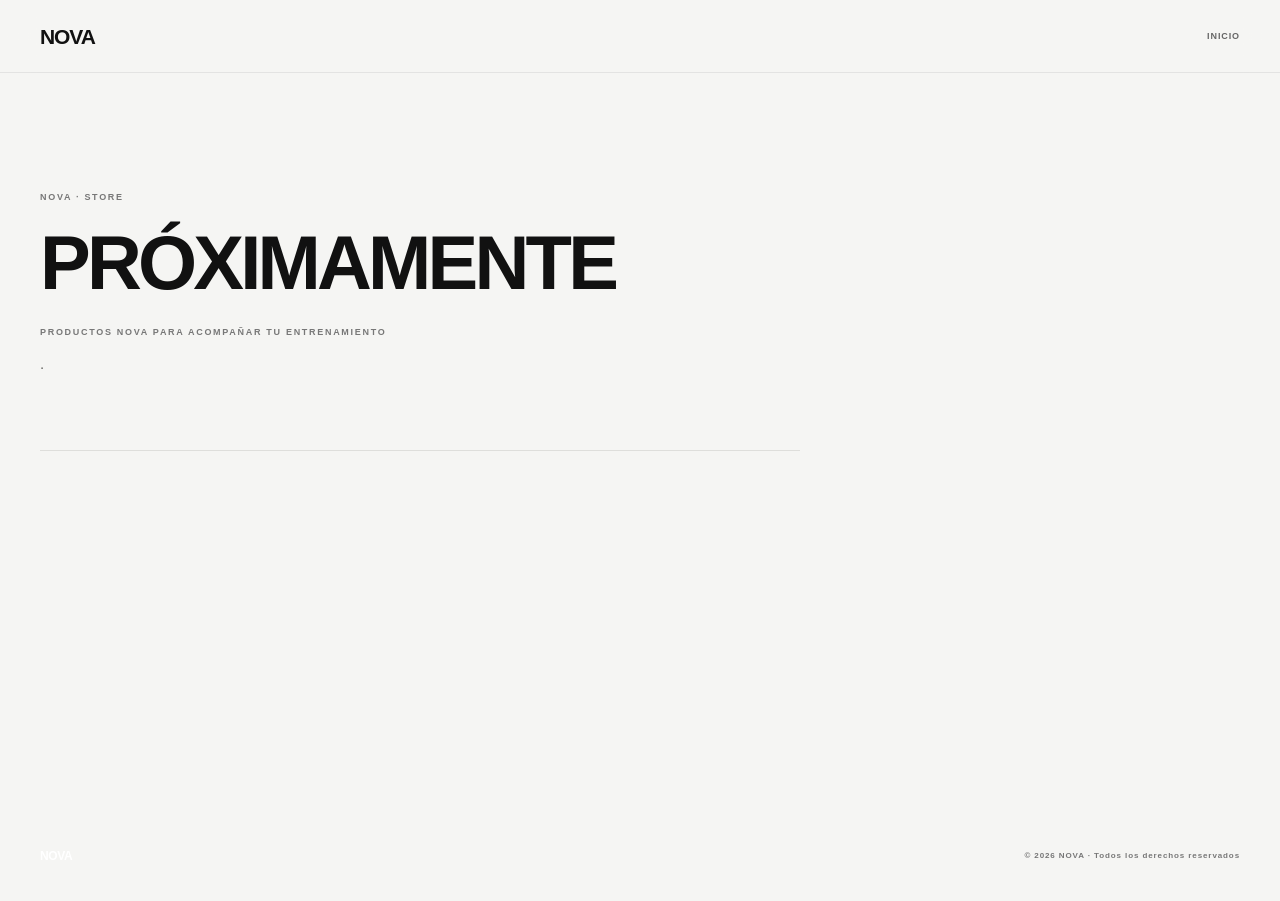
<file: compras.html>
<!DOCTYPE html>
<html lang="es">

<head>

    <meta charset="UTF-8">

    <meta
        name="viewport"
        content="width=device-width, initial-scale=1.0"
    >

    <title>NOVA · Tienda</title>


<style>

/* =========================================================
   NOVA
   TIENDA — STYLE
   DESKTOP / TABLET / MOBILE
========================================================= */


/* =========================================================
   RESET
========================================================= */

* {
    margin: 0;
    padding: 0;
    box-sizing: border-box;
}


html {
    width: 100%;
    min-height: 100%;

    scroll-behavior: smooth;

    overflow-x: hidden;
}


body {
    width: 100%;
    min-height: 100vh;

    background: #f5f5f3;
    color: #111;

    font-family:
        -apple-system,
        BlinkMacSystemFont,
        "SF Pro Text",
        "SF Pro Display",
        "Segoe UI",
        Roboto,
        Helvetica,
        Arial,
        sans-serif;

    font-size: 14px;
    line-height: 1.5;

    -webkit-font-smoothing: antialiased;
    -moz-osx-font-smoothing: grayscale;

    overflow-x: hidden;
}


a {
    color: inherit;
    text-decoration: none;
}


a,
button {
    -webkit-tap-highlight-color: transparent;
}


/* =========================================================
   VARIABLES
========================================================= */

:root {

    --black: #111111;
    --white: #ffffff;

    --background: #f5f5f3;

    --line: #dededb;

    --gray: #777774;
    --gray-light: #999995;

    --max-width: 1280px;

    --side-padding: 40px;
}


/* =========================================================
   CONTENEDOR
========================================================= */

.page-container {

    width:
        min(
            calc(100% - (var(--side-padding) * 2)),
            var(--max-width)
        );

    margin-left: auto;
    margin-right: auto;
}


/* =========================================================
   HEADER
========================================================= */

.site-header {

    position: sticky;

    top: 0;

    z-index: 5000;

    width: 100%;

    background:
        rgba(245,245,243,.90);

    border-bottom:
        1px solid rgba(0,0,0,.07);

    backdrop-filter:
        blur(18px);

    -webkit-backdrop-filter:
        blur(18px);
}


.header-inner {

    width:
        min(
            calc(100% - (var(--side-padding) * 2)),
            var(--max-width)
        );

    min-height: 72px;

    margin: 0 auto;

    display: flex;

    align-items: center;

    justify-content: space-between;

    gap: 30px;
}


/* =========================================================
   LOGO
========================================================= */

.brand {

    display: inline-flex;

    align-items: center;

    flex-shrink: 0;

    color: #111;

    font-size: 21px;

    line-height: 1;

    font-weight: 800;

    letter-spacing: -1.1px;

    white-space: nowrap;
}


/* =========================================================
   INICIO
========================================================= */

.home-link {

    position: relative;

    padding: 8px 0;

    color: #666;

    font-size: 9px;

    line-height: 1;

    font-weight: 700;

    letter-spacing: .9px;

    transition:
        color .2s ease;
}


.home-link::after {

    content: "";

    position: absolute;

    left: 0;

    bottom: 1px;

    width: 0;

    height: 1px;

    background: #111;

    transition:
        width .2s ease;
}


.home-link:hover {

    color: #111;
}


.home-link:hover::after {

    width: 100%;
}


/* =========================================================
   TIENDA
========================================================= */

.store-page {

    min-height:
        calc(100svh - 72px);

    display: flex;

    flex-direction: column;
}


/* =========================================================
   CONTENIDO PRINCIPAL
========================================================= */

.store-main {

    flex: 1;

    width: 100%;

    padding:
        120px 0
        140px;
}


/* =========================================================
   BLOQUE TIENDA
========================================================= */

.store-content {

    max-width: 760px;
}


/* =========================================================
   PRÓXIMAMENTE
========================================================= */

.store-coming {

    display: block;

    margin-bottom: 24px;

    color: #777;

    font-size: 9px;

    line-height: 1;

    font-weight: 700;

    letter-spacing: 1.7px;

    text-transform: uppercase;
}


/* =========================================================
   TÍTULO
========================================================= */

.store-content h1 {

    color: #111;

    font-size:
        clamp(
            48px,
            7vw,
            76px
        );

    line-height: .98;

    letter-spacing: -3.8px;

    font-weight: 700;
}


/* =========================================================
   DESCRIPCIÓN
========================================================= */

.store-category {

    margin-top: 28px;

    color: #777;

    font-size: 9px;

    line-height: 1;

    font-weight: 700;

    letter-spacing: 1.7px;

    text-transform: uppercase;
}


.store-description {

    max-width: 480px;

    margin-top: 18px;

    color: #686865;

    font-size: 15px;

    line-height: 1.65;
}


/* =========================================================
   LÍNEA
========================================================= */

.store-line {

    width: 100%;

    height: 1px;

    margin-top: 70px;

    background: #dededb;
}


/* =========================================================
   FOOTER
========================================================= */

.site-footer {

    width: 100%;

    background: #11111100;

    color: #777;
}


.footer-inner {

    width:
        min(
            calc(100% - (var(--side-padding) * 2)),
            var(--max-width)
        );

    min-height: 90px;

    margin: 0 auto;

    display: flex;

    align-items: center;

    justify-content: space-between;

    gap: 20px;

    font-size: 8px;

    font-weight: 700;

    letter-spacing: .9px;
}


.footer-brand {

    color: #fff;

    font-size: 12px;

    font-weight: 800;

    letter-spacing: -.4px;
}


.footer-copy {

    color: #777;

    font-size: 8px;

    font-weight: 700;

    letter-spacing: .9px;
}


/* =========================================================
   LAPTOP
========================================================= */

@media (max-width: 1200px) {

    :root {
        --side-padding: 32px;
    }

}


/* =========================================================
   TABLET
========================================================= */

@media (max-width: 900px) {

    :root {
        --side-padding: 28px;
    }


    .header-inner {

        min-height: 68px;
    }


    .store-main {

        padding:
            100px 0
            110px;
    }

}


/* =========================================================
   TABLET / IPAD
========================================================= */

@media (min-width: 601px) and (max-width: 768px) {

    .page-container {

        width:
            calc(100% - 48px);
    }


    .header-inner {

        width:
            calc(100% - 48px);
    }


    .store-content {

        max-width: 680px;
    }


    .store-content h1 {

        font-size:
            clamp(
                50px,
                9vw,
                70px
            );

        letter-spacing: -3.2px;
    }


    .store-category {

        max-width: 600px;

        line-height: 1.4;
    }


    .store-description {

        max-width: 500px;

        font-size: 14px;
    }


    .footer-inner {

        width:
            calc(100% - 48px);
    }

}


/* =========================================================
   MÓVIL
========================================================= */

@media (max-width: 600px) {

    :root {

        --side-padding: 18px;
    }


    html {

        width: 100%;

        min-height: 100%;

        overflow-x: hidden;

        overflow-y: auto;
    }


    body {

        width: 100%;

        min-height: 100vh;

        overflow-x: hidden;

        overflow-y: auto;

        font-size: 13px;
    }


    /* =====================================================
       CONTENEDOR
    ===================================================== */

    .page-container {

        width:
            calc(100% - 36px);

        max-width: none;
    }


    /* =====================================================
       HEADER
    ===================================================== */

    .site-header {

        position: sticky;

        top: 0;

        width: 100%;

        z-index: 5000;
    }


    .header-inner {

        width:
            calc(100% - 36px);

        min-height: 62px;

        margin: 0 auto;

        display: flex;

        align-items: center;

        justify-content: space-between;

        gap: 20px;
    }


    .brand {

        font-size: 20px;

        letter-spacing: -1px;
    }


    .home-link {

        flex-shrink: 0;

        padding: 8px 0;

        font-size: 8px;

        letter-spacing: .9px;
    }


    /* =====================================================
       PÁGINA
    ===================================================== */

    .store-page {

        width: 100%;

        min-height:
            calc(100svh - 62px);

        height: auto;

        display: flex;

        flex-direction: column;

        overflow: visible;
    }


    /* =====================================================
       CONTENIDO
    ===================================================== */

    .store-main {

        width: 100%;

        flex: 1;

        padding:
            72px 0
            78px;

        display: block;
    }


    .store-content {

        width: 100%;

        max-width: 100%;
    }


    /* =====================================================
       NOVA · STORE
    ===================================================== */

    .store-coming {

        display: block;

        margin-bottom: 20px;

        font-size: 8px;

        line-height: 1.3;

        letter-spacing: 1.5px;

        white-space: normal;
    }


    /* =====================================================
       TÍTULO
    ===================================================== */

    .store-content h1 {

        width: 100%;

        max-width: 100%;

        font-size:
            clamp(
                42px,
                13vw,
                62px
            );

        line-height: .95;

        letter-spacing: -2.8px;

        overflow-wrap: normal;

        word-break: normal;
    }


    /* =====================================================
       CATEGORÍA
    ===================================================== */

    .store-category {

        width: 100%;

        max-width: 340px;

        margin-top: 25px;

        font-size: 8px;

        line-height: 1.45;

        letter-spacing: 1.35px;

        white-space: normal;
    }


    /* =====================================================
       DESCRIPCIÓN
    ===================================================== */

    .store-description {

        width: 100%;

        max-width: 320px;

        margin-top: 16px;

        font-size: 13px;

        line-height: 1.7;
    }


    /* =====================================================
       LÍNEA
    ===================================================== */

    .store-line {

        width: 100%;

        height: 1px;

        margin-top: 52px;
    }


    /* =====================================================
       FOOTER
    ===================================================== */

    .site-footer {

        width: 100%;

        flex-shrink: 0;
    }


    .footer-inner {

        width:
            calc(100% - 36px);

        min-height: 92px;

        margin: 0 auto;

        padding:
            20px 0;

        display: flex;

        align-items: flex-start;

        justify-content: center;

        flex-direction: column;

        gap: 9px;
    }


    .footer-brand {

        font-size: 11px;

        line-height: 1;
    }


    .footer-copy {

        max-width: 100%;

        font-size: 7px;

        line-height: 1.5;

        letter-spacing: .65px;
    }

}


/* =========================================================
   IPHONE / ANDROID
========================================================= */

@media (max-width: 430px) {

    .page-container {

        width:
            calc(100% - 32px);
    }


    .header-inner {

        width:
            calc(100% - 32px);

        min-height: 60px;
    }


    .brand {

        font-size: 20px;

        letter-spacing: -1px;
    }


    .home-link {

        font-size: 8px;
    }


    .store-page {

        min-height:
            calc(100svh - 60px);
    }


    .store-main {

        padding:
            68px 0
            72px;
    }


    .store-content h1 {

        font-size:
            clamp(
                40px,
                12.5vw,
                58px
            );

        line-height: .96;

        letter-spacing: -2.5px;
    }


    .store-category {

        max-width: 300px;

        margin-top: 23px;

        line-height: 1.5;
    }


    .store-description {

        max-width: 300px;

        font-size: 13px;
    }


    .store-line {

        margin-top: 48px;
    }


    .footer-inner {

        width:
            calc(100% - 32px);

        min-height: 88px;

        padding:
            18px 0;
    }

}


/* =========================================================
   IPHONE PEQUEÑO
========================================================= */

@media (max-width: 375px) {

    .page-container {

        width:
            calc(100% - 28px);
    }


    .header-inner {

        width:
            calc(100% - 28px);

        min-height: 58px;
    }


    .brand {

        font-size: 19px;
    }


    .home-link {

        font-size: 7.5px;

        letter-spacing: .8px;
    }


    .store-page {

        min-height:
            calc(100svh - 58px);
    }


    .store-main {

        padding:
            62px 0
            68px;
    }


    .store-coming {

        margin-bottom: 18px;

        font-size: 7.5px;

        letter-spacing: 1.4px;
    }


    .store-content h1 {

        font-size: 40px;

        line-height: .96;

        letter-spacing: -2.3px;
    }


    .store-category {

        margin-top: 21px;

        max-width: 280px;

        font-size: 7.5px;

        line-height: 1.5;

        letter-spacing: 1.2px;
    }


    .store-description {

        margin-top: 15px;

        max-width: 280px;

        font-size: 12.5px;
    }


    .store-line {

        margin-top: 45px;
    }


    .footer-inner {

        width:
            calc(100% - 28px);

        min-height: 82px;

        padding:
            16px 0;
    }

}


/* =========================================================
   LANDSCAPE MÓVIL
========================================================= */

@media (max-width: 900px) and (orientation: landscape) {

    .store-main {

        padding:
            60px 0
            70px;
    }


    .store-content h1 {

        font-size:
            clamp(
                42px,
                8vw,
                60px
            );
    }

}


/* =========================================================
   SAFE AREA — IPHONE
========================================================= */

@supports (padding-bottom: env(safe-area-inset-bottom)) {

    @media (max-width: 600px) {

        .footer-inner {

            padding-bottom:
                calc(
                    18px +
                    env(safe-area-inset-bottom)
                );
        }

    }

}


/* =========================================================
   PANTALLAS MUY GRANDES
========================================================= */

@media (min-width: 1800px) {

    .page-container {

        max-width: 1450px;
    }


    .header-inner {

        max-width: 1450px;
    }


    .footer-inner {

        max-width: 1450px;
    }

}


/* =========================================================
   REDUCIR MOVIMIENTO
========================================================= */

@media (prefers-reduced-motion: reduce) {

    html {

        scroll-behavior: auto !important;
    }


    * {

        transition-duration:
            .01ms !important;

        animation-duration:
            .01ms !important;
    }

}

</style>

</head>


<body>


<!-- =========================================================
     HEADER
========================================================= -->

<header class="site-header">

    <div class="header-inner">

        <a
            href=""
            class="brand"
        >
            NOVA
        </a>


        <a
            href="index.html"
            class="home-link"
        >
            INICIO
        </a>

    </div>

</header>



<!-- =========================================================
     TIENDA
========================================================= -->

<main class="store-page">


    <section class="store-main">

        <div class="page-container">


            <div class="store-content">


                <span class="store-coming">
                    NOVA · STORE
                </span>


                <h1>
                    PRÓXIMAMENTE
                </h1>


                <div class="store-category">
                    Productos NOVA para acompañar tu entrenamiento
                </div>


                <p class="store-description">
                    ·
                </p>


                <div class="store-line"></div>


            </div>

        </div>

    </section>



    <!-- =====================================================
         FOOTER
    ===================================================== -->

    <footer class="site-footer">

        <div class="footer-inner">

            <span class="footer-brand">
                NOVA
            </span>

            <small class="footer-copy">
                © 2026 NOVA · Todos los derechos reservados
            </small>

        </div>

    </footer>


</main>



</body>

</html>
</file>
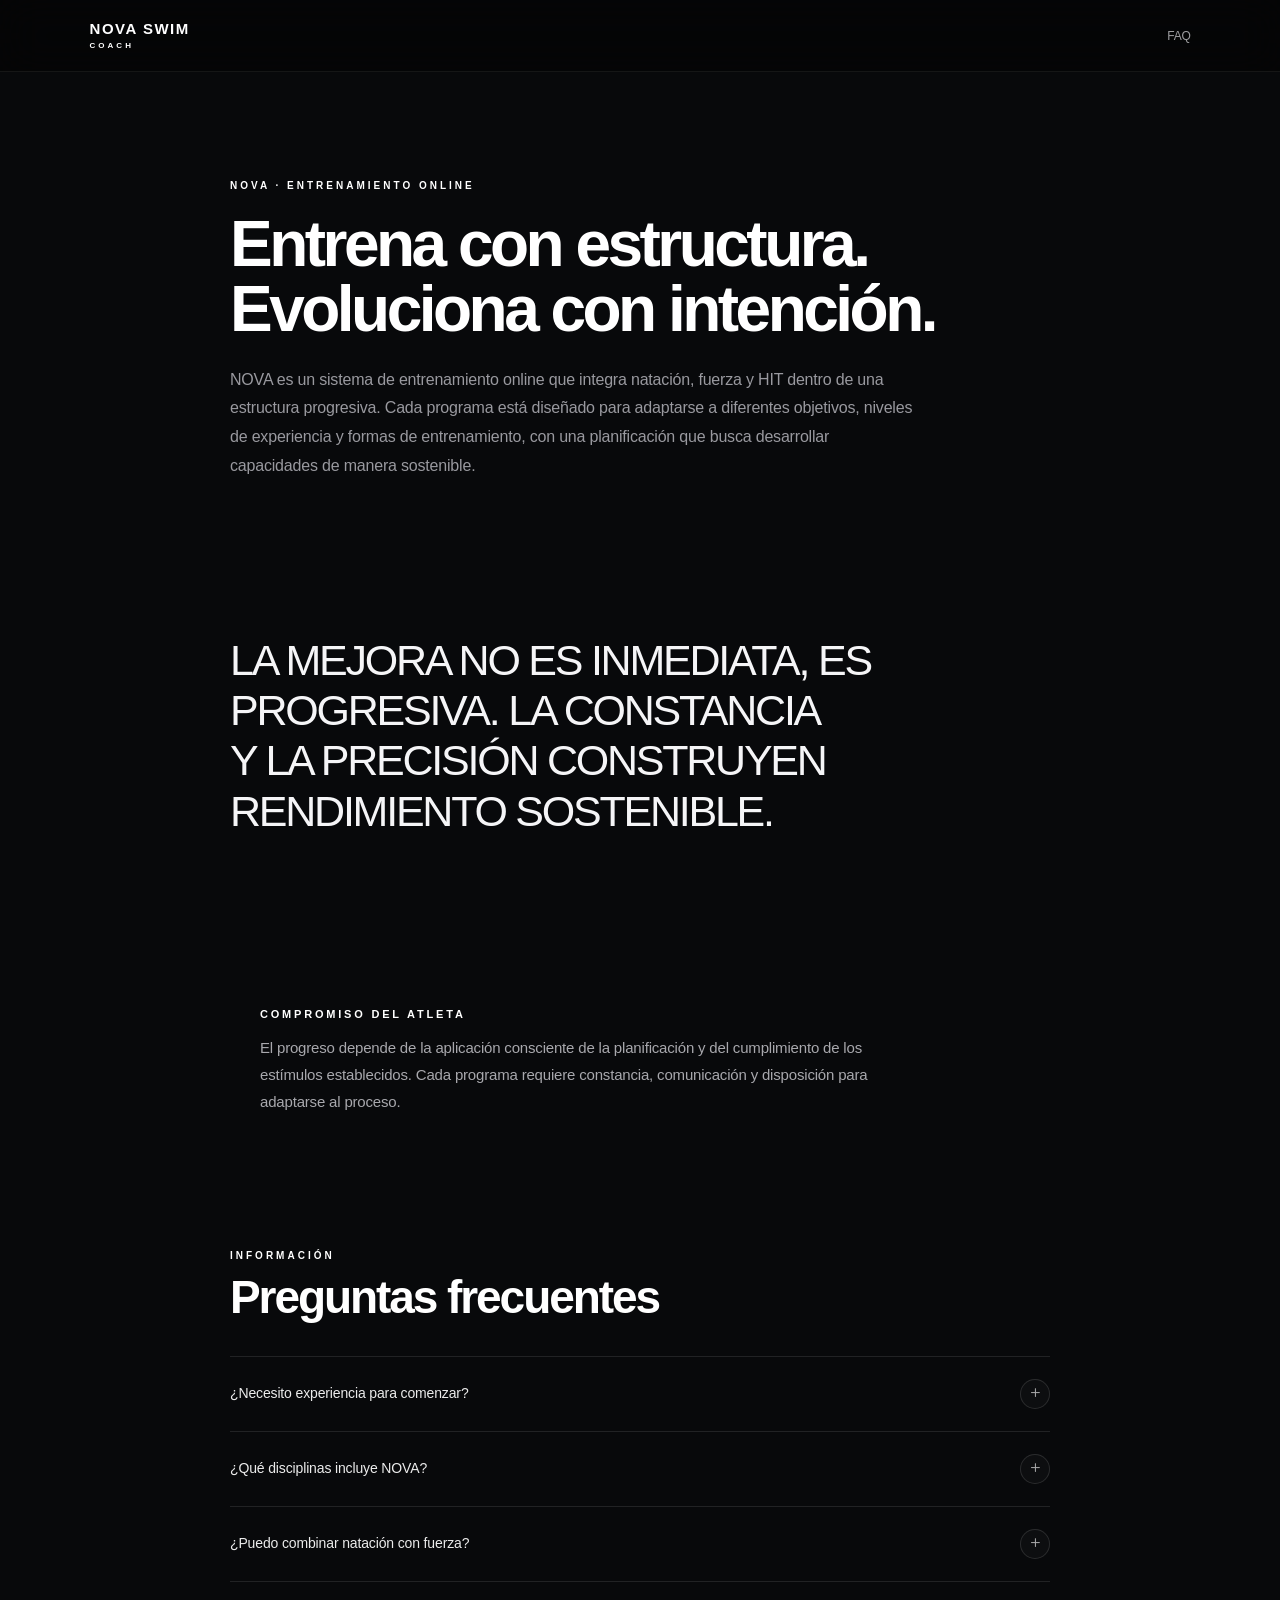
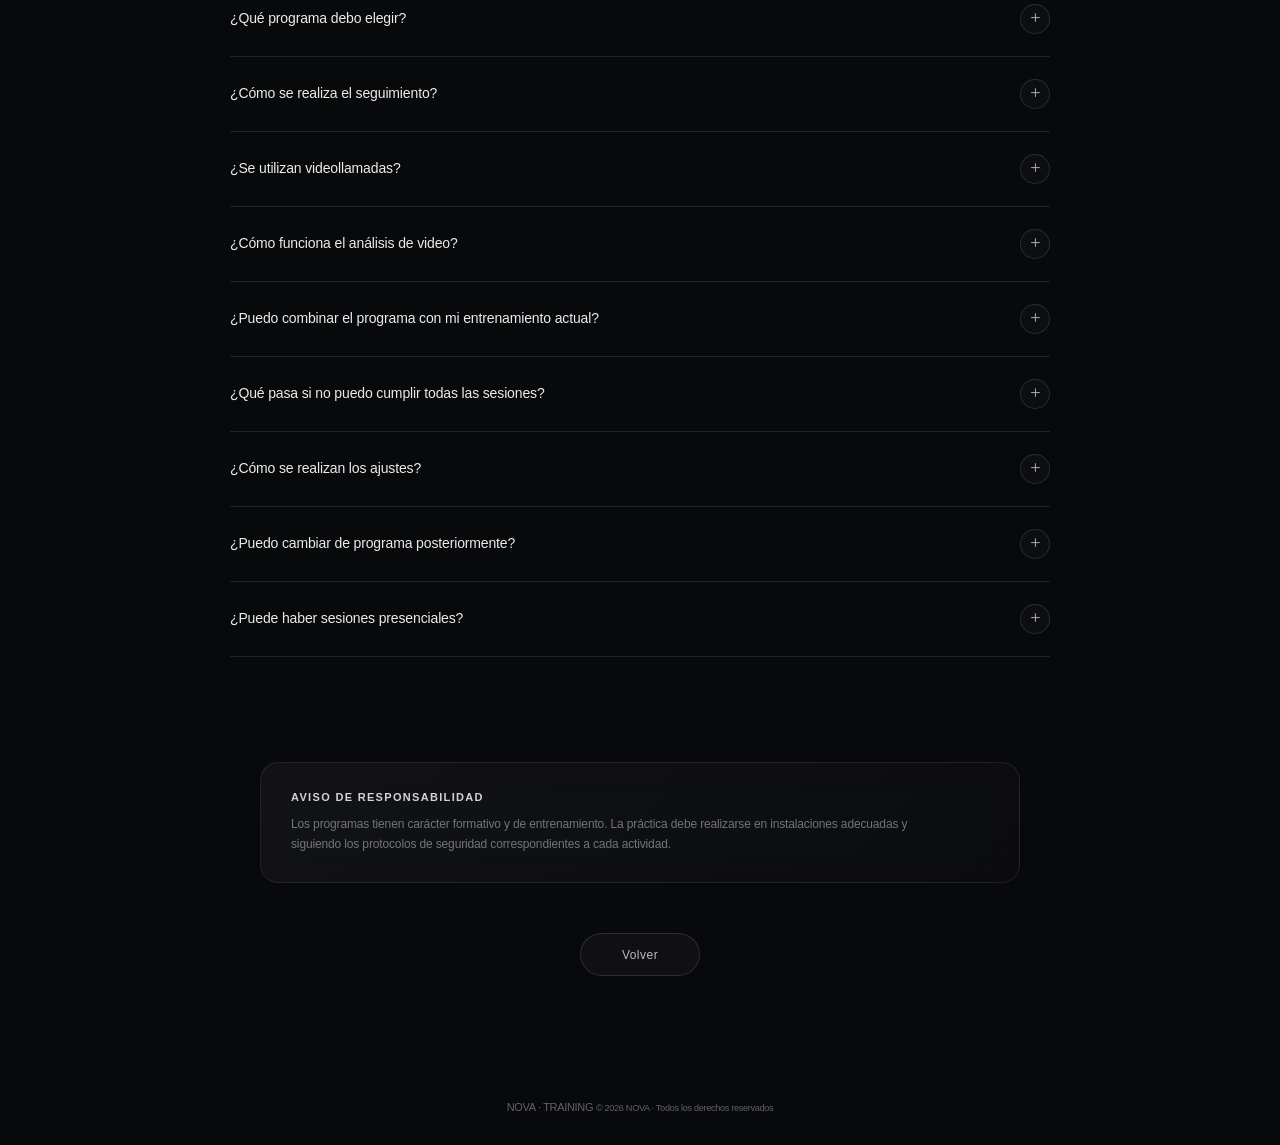
<file: FAQS.html>
<!DOCTYPE html>
<html lang="es">

<head>

    <meta charset="UTF-8">

    <meta name="viewport"
          content="width=device-width, initial-scale=1.0">

    <meta name="theme-color"
          content="#050505">

    <meta name="description"
          content="NOVA · Programas de entrenamiento online de natación, fuerza y HIT.">

    <title>NOVA · Programas Online</title>


    <!-- =====================================================
         ICONOS
         ===================================================== -->

    <link rel="stylesheet"
          href="https://cdnjs.cloudflare.com/ajax/libs/font-awesome/6.5.0/css/all.min.css">


    <!-- =====================================================
         CSS
         ===================================================== -->

    <link rel="stylesheet"
          href="css/FAQS.css">


    <!-- =====================================================
         CSS · PROGRAMAS
         ===================================================== -->

    <style>

        /* =====================================================
           PROGRAMAS NOVA
        ===================================================== */

        .nova-programs {
            margin-top: 120px;
            padding-top: 80px;
            border-top: 1px solid rgba(255,255,255,.08);
        }


        .nova-programs-heading {
            max-width: 700px;
            margin-bottom: 55px;
        }


        .nova-programs-heading span {
            display: block;
            margin-bottom: 14px;
            color: rgba(255,255,255,.38);
            font-size: 10px;
            font-weight: 700;
            letter-spacing: .18em;
        }


        .nova-programs-heading h2 {
            margin: 0 0 18px;
            color: #fff;
            font-size: clamp(36px, 5vw, 64px);
            line-height: .98;
            letter-spacing: -.05em;
        }


        .nova-programs-heading p {
            max-width: 620px;
            margin: 0;
            color: rgba(255,255,255,.5);
            font-size: 14px;
            line-height: 1.7;
        }


        /* =====================================================
           GRID
        ===================================================== */

        .nova-program-grid {
            display: grid;
            grid-template-columns: repeat(2, minmax(0, 1fr));
            gap: 14px;
        }


        /* =====================================================
           CARD
        ===================================================== */

        .nova-program-card {
            position: relative;
            min-height: 420px;
            padding: 30px;
            display: flex;
            flex-direction: column;
            justify-content: space-between;

            border: 1px solid rgba(255,255,255,.09);
            border-radius: 20px;

            background:
                linear-gradient(
                    145deg,
                    rgba(255,255,255,.055),
                    rgba(255,255,255,.018)
                );

            overflow: hidden;
            transition:
                transform .3s ease,
                border-color .3s ease,
                background .3s ease;
        }


        .nova-program-card:hover {
            transform: translateY(-4px);
            border-color: rgba(255,255,255,.2);
            background:
                linear-gradient(
                    145deg,
                    rgba(255,255,255,.075),
                    rgba(255,255,255,.025)
                );
        }


        /* =====================================================
           RECOMENDADO
        ===================================================== */

        .nova-program-card.recommended {
            border-color: rgba(255,255,255,.28);
        }


        .nova-program-recommended {
            position: absolute;
            top: 20px;
            right: 20px;

            padding: 7px 10px;

            border: 1px solid rgba(255,255,255,.18);
            border-radius: 100px;

            color: rgba(255,255,255,.7);
            font-size: 8px;
            font-weight: 700;
            letter-spacing: .14em;
        }


        /* =====================================================
           CARD TOP
        ===================================================== */

        .nova-program-top {
            display: flex;
            align-items: center;
            justify-content: space-between;
            gap: 15px;
            margin-bottom: 45px;
        }


        .nova-program-number {
            color: rgba(255,255,255,.35);
            font-size: 11px;
            font-weight: 700;
            letter-spacing: .12em;
        }


        .nova-program-discipline {
            color: rgba(255,255,255,.42);
            font-size: 9px;
            font-weight: 600;
            letter-spacing: .14em;
            text-transform: uppercase;
            text-align: right;
        }


        /* =====================================================
           CONTENT
        ===================================================== */

        .nova-program-card h3 {
            margin: 0 0 10px;
            color: #fff;
            font-size: clamp(27px, 3vw, 38px);
            line-height: 1;
            letter-spacing: -.045em;
        }


        .nova-program-card .program-subtitle {
            margin: 0 0 18px;
            color: rgba(255,255,255,.68);
            font-size: 13px;
            font-weight: 500;
        }


        .nova-program-card .program-description {
            max-width: 470px;
            margin: 0;
            color: rgba(255,255,255,.43);
            font-size: 13px;
            line-height: 1.65;
        }


        /* =====================================================
           FEATURES
        ===================================================== */

        .nova-program-features {
            margin-top: 35px;
            display: grid;
            gap: 9px;
        }


        .nova-program-feature {
            display: flex;
            align-items: center;
            justify-content: space-between;
            gap: 20px;

            padding-bottom: 9px;

            border-bottom: 1px solid rgba(255,255,255,.06);
        }


        .nova-program-feature span {
            color: rgba(255,255,255,.42);
            font-size: 10px;
        }


        .nova-program-feature strong {
            color: rgba(255,255,255,.72);
            font-size: 11px;
            font-weight: 500;
            text-align: right;
        }


        /* =====================================================
           ATENCIÓN
        ===================================================== */

        .nova-program-attention {
            display: flex;
            align-items: center;
            justify-content: space-between;
            gap: 20px;

            margin-top: 25px;
        }


        .nova-program-attention span {
            color: rgba(255,255,255,.32);
            font-size: 9px;
            font-weight: 700;
            letter-spacing: .15em;
        }


        .nova-program-dots {
            color: #fff;
            font-size: 12px;
            letter-spacing: 4px;
        }


        /* =====================================================
           PRECIO
        ===================================================== */

        .nova-program-price {
            margin-top: 25px;
            padding-top: 20px;

            border-top: 1px solid rgba(255,255,255,.08);

            display: flex;
            align-items: flex-end;
            justify-content: space-between;
            gap: 20px;
        }


        .nova-program-price small {
            display: block;
            margin-bottom: 6px;
            color: rgba(255,255,255,.3);
            font-size: 8px;
            font-weight: 700;
            letter-spacing: .16em;
        }


        .nova-program-price strong {
            color: #fff;
            font-size: 25px;
            letter-spacing: -.03em;
        }


        .nova-program-price em {
            color: rgba(255,255,255,.32);
            font-size: 9px;
            font-style: normal;
        }


        /* =====================================================
           MOBILE
        ===================================================== */

        @media (max-width: 700px) {

            .nova-programs {
                margin-top: 80px;
                padding-top: 55px;
            }


            .nova-program-grid {
                grid-template-columns: 1fr;
            }


            .nova-program-card {
                min-height: auto;
                padding: 25px;
            }


            .nova-program-top {
                margin-bottom: 35px;
            }


            .nova-program-recommended {
                position: static;
                display: inline-block;
                width: max-content;
                margin-bottom: 20px;
            }

        }

    </style>

</head>


<body>


    <!-- =====================================================
         HEADER
         ===================================================== -->

    <header class="header">

        <a href="programas.html"
           class="logo">

            NOVA SWIM
            <span>COACH</span>

        </a>


        <nav>

            <a href="programas.html">
            </a>

            <a href="#programa">
            </a>

            <a href="#faq">
                FAQ
            </a>

        </nav>

    </header>



    <!-- =====================================================
         CONTENIDO PRINCIPAL
         ===================================================== -->

    <main class="program-container"
          id="programa">


        <!-- =================================================
             INTRO
             ================================================= -->

        <section class="program-intro">

            <span class="program-eyebrow">
                NOVA · ENTRENAMIENTO ONLINE
            </span>

            <h1>
                Entrena con estructura.
                <br>
                Evoluciona con intención.
            </h1>

            <p>
                NOVA es un sistema de entrenamiento online que integra
                natación, fuerza y HIT dentro de una estructura progresiva.
                Cada programa está diseñado para adaptarse a diferentes
                objetivos, niveles de experiencia y formas de entrenamiento,
                con una planificación que busca desarrollar capacidades
                de manera sostenible.
            </p>

        </section>



        <!-- =================================================
             PROGRAMAS NOVA
             ================================================= -->





        <!-- =================================================
             FILOSOFÍA
             ================================================= -->

        <div class="program-block philosophy">

            <p>
                LA MEJORA NO ES INMEDIATA, ES PROGRESIVA.
                LA CONSTANCIA Y LA PRECISIÓN CONSTRUYEN
                RENDIMIENTO SOSTENIBLE.
            </p>

        </div>



        <!-- =================================================
             COMPROMISO
             ================================================= -->

        <div class="program-block">

            <h3>
                COMPROMISO DEL ATLETA
            </h3>

            <p>
                El progreso depende de la aplicación consciente
                de la planificación y del cumplimiento de los
                estímulos establecidos. Cada programa requiere
                constancia, comunicación y disposición para
                adaptarse al proceso.
            </p>

        </div>



        <!-- =================================================
             PREGUNTAS FRECUENTES
             ================================================= -->

        <section class="faq-section"
                 id="faq">

            <div class="faq-heading">

                <span>
                    INFORMACIÓN
                </span>

                <h2>
                    Preguntas frecuentes
                </h2>

            </div>


            <div class="faq">


                <!-- 01 -->

                <details>

                    <summary>
                        <span>
                            ¿Necesito experiencia para comenzar?
                        </span>

                        <i class="fa-solid fa-plus"
                           aria-hidden="true"></i>

                    </summary>

                    <div class="faq-answer">

                        <p>
                            No es indispensable. NOVA cuenta con
                            diferentes estructuras de entrenamiento
                            que pueden adaptarse a distintos niveles
                            de experiencia y objetivos.
                        </p>

                    </div>

                </details>



                <!-- 02 -->

                <details>

                    <summary>

                        <span>
                            ¿Qué disciplinas incluye NOVA?
                        </span>

                        <i class="fa-solid fa-plus"
                           aria-hidden="true"></i>

                    </summary>

                    <div class="faq-answer">

                        <p>
                            NOVA integra tres áreas de entrenamiento:
                            natación, fuerza y HIT. Dependiendo del
                            programa elegido, puedes trabajar una
                            disciplina o combinar diferentes estímulos.
                        </p>

                    </div>

                </details>



                <!-- 03 -->

                <details>

                    <summary>

                        <span>
                            ¿Puedo combinar natación con fuerza?
                        </span>

                        <i class="fa-solid fa-plus"
                           aria-hidden="true"></i>

                    </summary>

                    <div class="faq-answer">

                        <p>
                            Sí. El programa POTENCIA combina natación
                            y fuerza dentro de una misma estructura,
                            buscando que ambas áreas trabajen de forma
                            complementaria.
                        </p>

                    </div>

                </details>



                <!-- 04 -->

                <details>

                    <summary>

                        <span>
                            ¿Qué programa debo elegir?
                        </span>

                        <i class="fa-solid fa-plus"
                           aria-hidden="true"></i>

                    </summary>

                    <div class="faq-answer">

                        <p>
                            Depende de tu objetivo. EVOLUCIÓN está
                            orientado al desarrollo de la natación;
                            POTENCIA combina natación y fuerza;
                            FUERA DEL AGUA integra HIT y fuerza;
                            y FUERZA se centra exclusivamente en
                            el desarrollo de fuerza.
                        </p>

                    </div>

                </details>



                <!-- 05 -->

                <details>

                    <summary>

                        <span>
                            ¿Cómo se realiza el seguimiento?
                        </span>

                        <i class="fa-solid fa-plus"
                           aria-hidden="true"></i>

                    </summary>

                    <div class="faq-answer">

                        <p>
                            El nivel de seguimiento depende del
                            programa contratado. Puede incluir
                            comunicación directa, ajustes de
                            entrenamiento, revisión del progreso
                            y videollamadas de acuerdo con el nivel
                            de atención correspondiente.
                        </p>

                    </div>

                </details>



                <!-- 06 -->

                <details>

                    <summary>

                        <span>
                            ¿Se utilizan videollamadas?
                        </span>

                        <i class="fa-solid fa-plus"
                           aria-hidden="true"></i>

                    </summary>

                    <div class="faq-answer">

                        <p>
                            Sí. Los programas que incluyen
                            videollamadas cuentan con sesiones de
                            seguimiento destinadas a revisar el
                            proceso, resolver dudas y realizar los
                            ajustes necesarios.
                        </p>

                    </div>

                </details>



                <!-- 07 -->

                <details>

                    <summary>

                        <span>
                            ¿Cómo funciona el análisis de video?
                        </span>

                        <i class="fa-solid fa-plus"
                           aria-hidden="true"></i>

                    </summary>

                    <div class="faq-answer">

                        <p>
                            En los programas que incluyen análisis
                            de video, se revisan aspectos técnicos
                            del movimiento para identificar
                            oportunidades de mejora y proporcionar
                            correcciones específicas.
                        </p>

                    </div>

                </details>



                <!-- 08 -->

                <details>

                    <summary>

                        <span>
                            ¿Puedo combinar el programa con mi entrenamiento actual?
                        </span>

                        <i class="fa-solid fa-plus"
                           aria-hidden="true"></i>

                    </summary>

                    <div class="faq-answer">

                        <p>
                            Sí. La planificación puede considerar
                            tu carga actual de entrenamiento para
                            evitar estímulos innecesarios y mantener
                            una progresión adecuada.
                        </p>

                    </div>

                </details>



                <!-- 09 -->

                <details>

                    <summary>

                        <span>
                            ¿Qué pasa si no puedo cumplir todas las sesiones?
                        </span>

                        <i class="fa-solid fa-plus"
                           aria-hidden="true"></i>

                    </summary>

                    <div class="faq-answer">

                        <p>
                            El programa puede ajustarse cuando existen
                            cambios en tu disponibilidad. Se priorizan
                            los estímulos más importantes para mantener
                            la continuidad del proceso.
                        </p>

                    </div>

                </details>



                <!-- 10 -->

                <details>

                    <summary>

                        <span>
                            ¿Cómo se realizan los ajustes?
                        </span>

                        <i class="fa-solid fa-plus"
                           aria-hidden="true"></i>

                    </summary>

                    <div class="faq-answer">

                        <p>
                            Los ajustes se realizan considerando tu
                            evolución, cumplimiento, disponibilidad
                            y respuesta al entrenamiento. El nivel
                            de atención varía según el programa elegido.
                        </p>

                    </div>

                </details>



                <!-- 11 -->

                <details>

                    <summary>

                        <span>
                            ¿Puedo cambiar de programa posteriormente?
                        </span>

                        <i class="fa-solid fa-plus"
                           aria-hidden="true"></i>

                    </summary>

                    <div class="faq-answer">

                        <p>
                            Sí. Si tus objetivos cambian o necesitas
                            un nivel diferente de acompañamiento,
                            podemos valorar el cambio hacia otro
                            programa de NOVA.
                        </p>

                    </div>

                </details>



                <!-- 12 -->

                <details>

                    <summary>

                        <span>
                            ¿Puede haber sesiones presenciales?
                        </span>

                        <i class="fa-solid fa-plus"
                           aria-hidden="true"></i>

                    </summary>

                    <div class="faq-answer">

                        <p>
                            Esto depende de varios factores, como
                            la zona en donde resides, la disponibilidad,
                            las condiciones de la instalación y
                            el espacio disponible dentro de la agenda.
                        </p>

                    </div>

                </details>


            </div>

        </section>



        <!-- =================================================
             AVISO
             ================================================= -->

        <div class="program-block disclaimer">

            <h3>
                AVISO DE RESPONSABILIDAD
            </h3>

            <p>
                Los programas tienen carácter formativo y de
                entrenamiento. La práctica debe realizarse en
                instalaciones adecuadas y siguiendo los protocolos
                de seguridad correspondientes a cada actividad.
            </p>

        </div>



        <!-- =================================================
             VOLVER
             ================================================= -->

        <div class="program-return">

            <a href="programas.html"
               class="btn-volver">

                Volver

            </a>

        </div>


    </main>



    <!-- =====================================================
         FOOTER
         ===================================================== -->

<footer class="athlete-footer">

    <span>
        NOVA · TRAINING
    </span>

    <small>
        © 2026 NOVA · Todos los derechos reservados
    </small>

</footer>


</body>

</html>
</file>
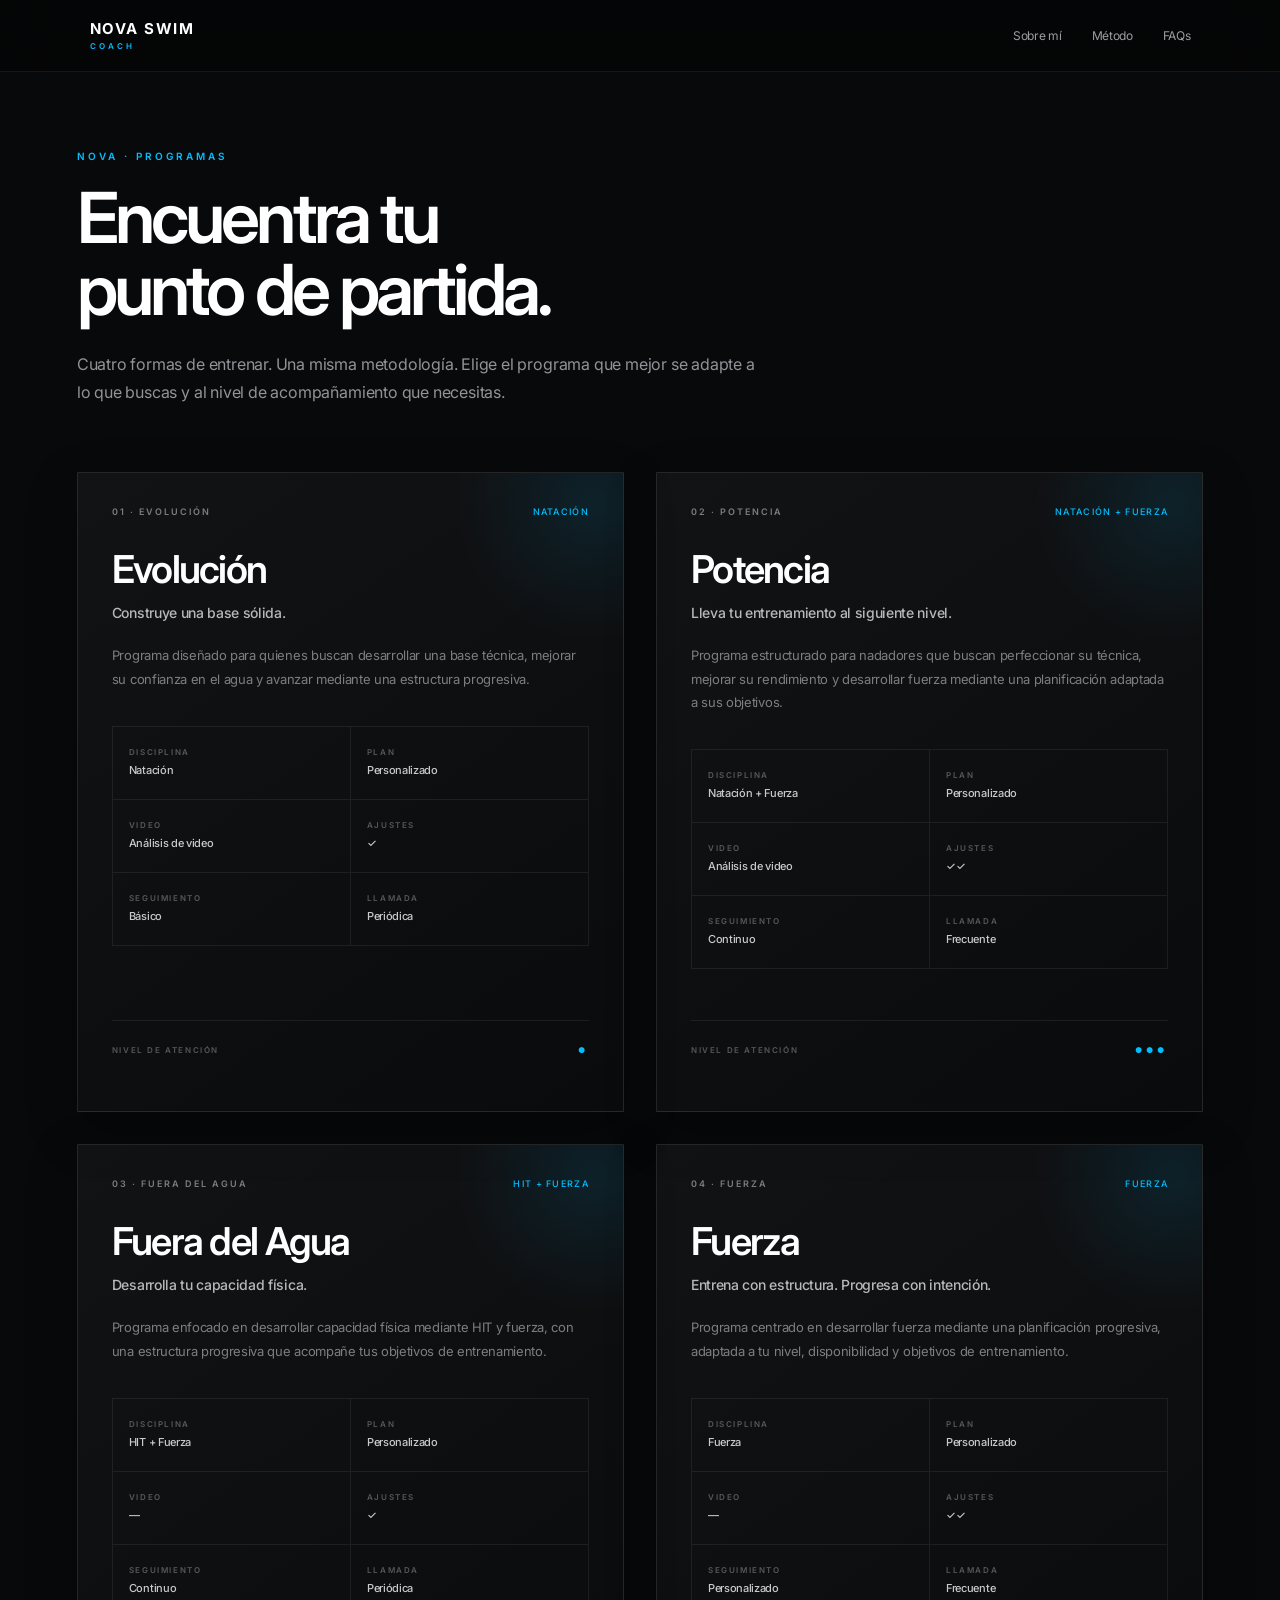
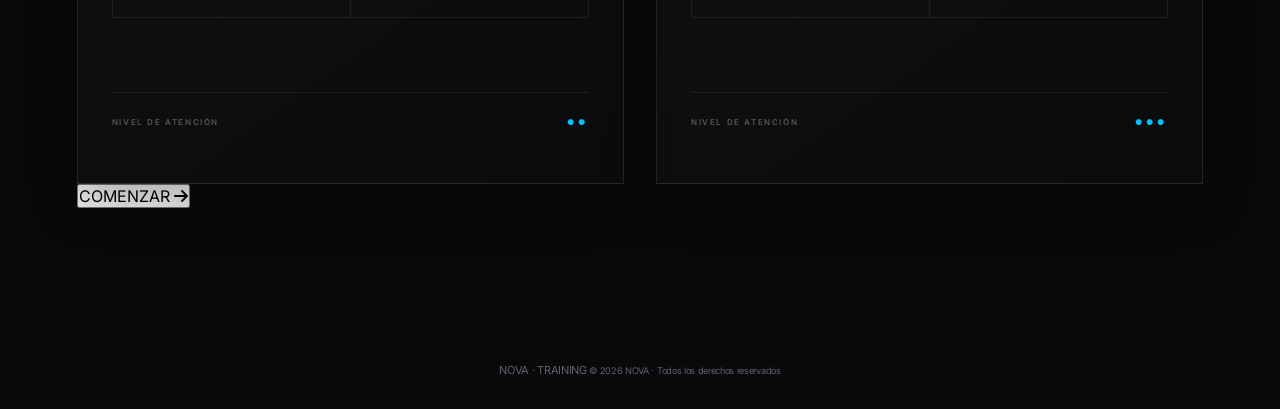
<file: programas.html>
<!DOCTYPE html>
<html lang="es">

<head>

    <meta charset="UTF-8">

    <meta
        name="viewport"
        content="width=device-width, initial-scale=1.0"
    >

    <title>NOVA SWIM</title>


    <!-- =====================================================
         CSS PRINCIPAL
    ====================================================== -->

    <link
        rel="stylesheet"
        href="css/programas.css"
    >


    <!-- =====================================================
         FUENTES
    ====================================================== -->

    <link
        rel="preconnect"
        href="https://fonts.googleapis.com"
    >

    <link
        href="https://fonts.googleapis.com/css2?family=Inter:wght@300;400;500;600;700;800&display=swap"
        rel="stylesheet"
    >


    <!-- =====================================================
         FONT AWESOME
    ====================================================== -->

    <link
        rel="stylesheet"
        href="https://cdnjs.cloudflare.com/ajax/libs/font-awesome/6.5.2/css/all.min.css"
    >


    <!-- =====================================================
         SCROLL RESTORATION
    ====================================================== -->

    <script>

        if ("scrollRestoration" in history) {

            history.scrollRestoration = "manual";

        }

    </script>

</head>


<body>


<!-- =====================================================
     HEADER
===================================================== -->

<header class="header">


    <!-- =================================================
         LOGO · ENLACE A TRAINING
    ================================================== -->

    <a
        href="training.html"
        class="logo"
        aria-label="NOVA SWIM COACH"
    >

        NOVA SWIM

        <span>
            COACH
        </span>

    </a>



    <nav>


        <!-- =================================================
             SOBRE MÍ
        ================================================== -->

        <a
            href="#"
            id="openAbout"
        >
            Sobre mí
        </a>


        <div
            class="about-overlay"
            id="aboutModal"
        >

            <div class="about-panel">


                <button
                    type="button"
                    id="closeAbout"
                    aria-label="Cerrar Sobre mí"
                >
                    −
                </button>


                <div class="about-photo">

                    <img
                        src="img/perfil1.jpeg"
                        alt="Alan Espinosa"
                    >

                </div>


                <span>
                    Alan Espinosa
                </span>


                <p>
                    Coach en natación y aguas abiertas.
                    Diseño procesos de entrenamiento personalizados para
                    nadadores que buscan mejorar su técnica, eficiencia
                    y rendimiento dentro del agua.

                    A través de un método basado en análisis, progresión
                    y control técnico, desarrollo nadadores más seguros,
                    eficientes y conscientes de cada movimiento,
                    creando mejoras sostenibles a largo plazo.
                </p>


            </div>

        </div>



        <!-- =================================================
             MÉTODO
        ================================================== -->

        <a
            href="#"
            id="openMethod"
        >
            Método
        </a>


        <div
            class="method-overlay"
            id="methodModal"
        >

            <div class="method-panel">


                <button
                    type="button"
                    id="closeMethod"
                    aria-label="Cerrar Método"
                >
                    −
                </button>


                <span>
                    NOVA SWIM · MÉTODO
                </span>


                <h2>
                    Método
                </h2>


                <div class="cards">


                    <!-- 01 -->

                    <article class="card">

                        <div class="card-top">

                            <span>
                                01
                            </span>

                            <small>
                                ANÁLISIS
                            </small>

                        </div>


                        <div class="card-content">

                            <h3>
                                Diagnóstico Técnico
                            </h3>


                            <ul>

                                <li>
                                    Evaluación inicial de patrones de nado.
                                </li>

                                <li>
                                    Análisis de alineación y posición corporal.
                                </li>

                                <li>
                                    Identificación de pérdidas de eficiencia.
                                </li>

                            </ul>

                        </div>

                    </article>



                    <!-- 02 -->

                    <article class="card">

                        <div class="card-top">

                            <span>
                                02
                            </span>

                            <small>
                                ESTRUCTURA
                            </small>

                        </div>


                        <div class="card-content">

                            <h3>
                                Planificación Personalizada
                            </h3>


                            <ul>

                                <li>
                                    Microciclos estructurados semanalmente según objetivos y nivel del nadador.
                                </li>

                                <li>
                                    Enfoque en eficiencia técnica, control del movimiento y optimización del rendimiento.
                                </li>

                                <li>
                                    Progresión ajustada al nivel, capacidad y evolución individual del nadador.
                                </li>

                            </ul>

                        </div>

                    </article>



                    <!-- 03 -->

                    <article class="card">

                        <div class="card-top">

                            <span>
                                03
                            </span>

                            <small>
                                MECÁNICA
                            </small>

                        </div>


                        <div class="card-content">

                            <h3>
                                Optimización Mecánica
                            </h3>


                            <ul>

                                <li>
                                    Frecuencia y longitud de brazada.
                                </li>

                                <li>
                                    Coordinación respiratoria.
                                </li>

                                <li>
                                    Control bajo fatiga.
                                </li>

                            </ul>

                        </div>

                    </article>



                    <!-- 04 -->

                    <article class="card">

                        <div class="card-top">

                            <span>
                                04
                            </span>

                            <small>
                                PROGRESIÓN
                            </small>

                        </div>


                        <div class="card-content">

                            <h3>
                                Seguimiento Estratégico
                            </h3>


                            <ul>

                                <li>
                                    Revisión semanal del progreso y respuesta al entrenamiento.
                                </li>

                                <li>
                                    Ajustes progresivos según evolución, objetivos y necesidades del nadador.
                                </li>

                                <li>
                                    Desarrollo de un rendimiento sostenible a largo plazo.
                                </li>

                            </ul>

                        </div>

                    </article>


                </div>

            </div>

        </div>



        <!-- =================================================
             FAQS
        ================================================== -->

        <a href="FAQS.html">
            FAQs
        </a>


    </nav>


</header>



<!-- =====================================================
     MAIN
===================================================== -->

<main>


    <!-- =====================================================
         PROGRAMAS
    ====================================================== -->

    <section
        class="nova-programs"
        id="programas"
    >


        <div class="nova-programs-heading">


            <span>
                NOVA · PROGRAMAS
            </span>


            <h2>
                Encuentra tu
                <br>
                punto de partida.
            </h2>


            <p>
                Cuatro formas de entrenar. Una misma metodología.
                Elige el programa que mejor se adapte a lo que buscas
                y al nivel de acompañamiento que necesitas.
            </p>


        </div>



        <div class="nova-program-grid">


            <!-- =================================================
                 01 · EVOLUCIÓN
            ================================================== -->

            <article
                class="nova-program-card"
                data-program="NATACION"
            >

                <div>

                    <div class="nova-program-top">

                        <span class="nova-program-number">
                            01 · EVOLUCIÓN
                        </span>

                        <span class="nova-program-discipline">
                            Natación
                        </span>

                    </div>


                    <h3>
                        Evolución
                    </h3>


                    <p class="program-subtitle">
                        Construye una base sólida.
                    </p>


                    <p class="program-description">
                        Programa diseñado para quienes buscan
                        desarrollar una base técnica, mejorar su
                        confianza en el agua y avanzar mediante
                        una estructura progresiva.
                    </p>


                    <div class="nova-program-features">


                        <div class="nova-program-feature">

                            <span>
                                DISCIPLINA
                            </span>

                            <strong>
                                Natación
                            </strong>

                        </div>


                        <div class="nova-program-feature">

                            <span>
                                PLAN
                            </span>

                            <strong>
                                Personalizado
                            </strong>

                        </div>


                        <div class="nova-program-feature">

                            <span>
                                VIDEO
                            </span>

                            <strong>
                                Análisis de video
                            </strong>

                        </div>


                        <div class="nova-program-feature">

                            <span>
                                AJUSTES
                            </span>

                            <strong>
                                ✓
                            </strong>

                        </div>


                        <div class="nova-program-feature">

                            <span>
                                SEGUIMIENTO
                            </span>

                            <strong>
                                Básico
                            </strong>

                        </div>


                        <div class="nova-program-feature">

                            <span>
                                LLAMADA
                            </span>

                            <strong>
                                Periódica
                            </strong>

                        </div>


                    </div>

                </div>


                <div class="nova-program-attention">

                    <span>
                        NIVEL DE ATENCIÓN
                    </span>

                    <div class="nova-program-dots">
                        ●
                    </div>

                </div>


            </article>



            <!-- =================================================
                 02 · POTENCIA
            ================================================== -->

            <article
                class="nova-program-card"
                data-program="NATACION_FUERZA"
            >

                <div>


                    <div class="nova-program-top">

                        <span class="nova-program-number">
                            02 · POTENCIA
                        </span>

                        <span class="nova-program-discipline">
                            Natación + Fuerza
                        </span>

                    </div>


                    <h3>
                        Potencia
                    </h3>


                    <p class="program-subtitle">
                        Lleva tu entrenamiento al siguiente nivel.
                    </p>


                    <p class="program-description">
                        Programa estructurado para nadadores que
                        buscan perfeccionar su técnica, mejorar su
                        rendimiento y desarrollar fuerza mediante
                        una planificación adaptada a sus objetivos.
                    </p>


                    <div class="nova-program-features">


                        <div class="nova-program-feature">

                            <span>
                                DISCIPLINA
                            </span>

                            <strong>
                                Natación + Fuerza
                            </strong>

                        </div>


                        <div class="nova-program-feature">

                            <span>
                                PLAN
                            </span>

                            <strong>
                                Personalizado
                            </strong>

                        </div>


                        <div class="nova-program-feature">

                            <span>
                                VIDEO
                            </span>

                            <strong>
                                Análisis de video
                            </strong>

                        </div>


                        <div class="nova-program-feature">

                            <span>
                                AJUSTES
                            </span>

                            <strong>
                                ✓✓
                            </strong>

                        </div>


                        <div class="nova-program-feature">

                            <span>
                                SEGUIMIENTO
                            </span>

                            <strong>
                                Continuo
                            </strong>

                        </div>


                        <div class="nova-program-feature">

                            <span>
                                LLAMADA
                            </span>

                            <strong>
                                Frecuente
                            </strong>

                        </div>


                    </div>

                </div>


                <div class="nova-program-attention">

                    <span>
                        NIVEL DE ATENCIÓN
                    </span>

                    <div class="nova-program-dots">
                        ●●●
                    </div>

                </div>


            </article>



            <!-- =================================================
                 03 · FUERA DEL AGUA
            ================================================== -->

            <article
                class="nova-program-card"
                data-program="TERRESTRE"
            >

                <div>


                    <div class="nova-program-top">

                        <span class="nova-program-number">
                            03 · FUERA DEL AGUA
                        </span>

                        <span class="nova-program-discipline">
                            HIT + Fuerza
                        </span>

                    </div>


                    <h3>
                        Fuera del Agua
                    </h3>


                    <p class="program-subtitle">
                        Desarrolla tu capacidad física.
                    </p>


                    <p class="program-description">
                        Programa enfocado en desarrollar capacidad
                        física mediante HIT y fuerza, con una
                        estructura progresiva que acompañe tus
                        objetivos de entrenamiento.
                    </p>


                    <div class="nova-program-features">


                        <div class="nova-program-feature">

                            <span>
                                DISCIPLINA
                            </span>

                            <strong>
                                HIT + Fuerza
                            </strong>

                        </div>


                        <div class="nova-program-feature">

                            <span>
                                PLAN
                            </span>

                            <strong>
                                Personalizado
                            </strong>

                        </div>


                        <div class="nova-program-feature">

                            <span>
                                VIDEO
                            </span>

                            <strong>
                                —
                            </strong>

                        </div>


                        <div class="nova-program-feature">

                            <span>
                                AJUSTES
                            </span>

                            <strong>
                                ✓
                            </strong>

                        </div>


                        <div class="nova-program-feature">

                            <span>
                                SEGUIMIENTO
                            </span>

                            <strong>
                                Continuo
                            </strong>

                        </div>


                        <div class="nova-program-feature">

                            <span>
                                LLAMADA
                            </span>

                            <strong>
                                Periódica
                            </strong>

                        </div>


                    </div>

                </div>


                <div class="nova-program-attention">

                    <span>
                        NIVEL DE ATENCIÓN
                    </span>

                    <div class="nova-program-dots">
                        ●●
                    </div>

                </div>


            </article>



            <!-- =================================================
                 04 · FUERZA
            ================================================== -->

            <article
                class="nova-program-card"
                data-program="FUERZA"
            >

                <div>


                    <div class="nova-program-top">

                        <span class="nova-program-number">
                            04 · FUERZA
                        </span>

                        <span class="nova-program-discipline">
                            Fuerza
                        </span>

                    </div>


                    <h3>
                        Fuerza
                    </h3>


                    <p class="program-subtitle">
                        Entrena con estructura. Progresa con intención.
                    </p>


                    <p class="program-description">
                        Programa centrado en desarrollar fuerza
                        mediante una planificación progresiva,
                        adaptada a tu nivel, disponibilidad y
                        objetivos de entrenamiento.
                    </p>


                    <div class="nova-program-features">


                        <div class="nova-program-feature">

                            <span>
                                DISCIPLINA
                            </span>

                            <strong>
                                Fuerza
                            </strong>

                        </div>


                        <div class="nova-program-feature">

                            <span>
                                PLAN
                            </span>

                            <strong>
                                Personalizado
                            </strong>

                        </div>


                        <div class="nova-program-feature">

                            <span>
                                VIDEO
                            </span>

                            <strong>
                                —
                            </strong>

                        </div>


                        <div class="nova-program-feature">

                            <span>
                                AJUSTES
                            </span>

                            <strong>
                                ✓✓
                            </strong>

                        </div>


                        <div class="nova-program-feature">

                            <span>
                                SEGUIMIENTO
                            </span>

                            <strong>
                                Personalizado
                            </strong>

                        </div>


                        <div class="nova-program-feature">

                            <span>
                                LLAMADA
                            </span>

                            <strong>
                                Frecuente
                            </strong>

                        </div>


                    </div>

                </div>


                <div class="nova-program-attention">

                    <span>
                        NIVEL DE ATENCIÓN
                    </span>

                    <div class="nova-program-dots">
                        ●●●
                    </div>

                </div>


            </article>


        </div>



        <!-- =================================================
             BOTÓN · COMENZAR
        ================================================== -->

        <div class="nova-program-start">

            <button
                type="button"
                id="startSurvey"
            >

                COMENZAR

                <i class="fa-solid fa-arrow-right"></i>

            </button>

        </div>


    </section>


</main>



<!-- =====================================================
     FOOTER
===================================================== -->

<footer class="athlete-footer">

    <span>
        NOVA · TRAINING
    </span>

    <small>
        © 2026 NOVA · Todos los derechos reservados
    </small>

</footer>



<!-- =========================================================
     MODAL · ENCUESTA
========================================================= -->

<div
    class="program-modal"
    id="programModal"
>


    <div class="program-modal-box">


        <!-- CERRAR -->

        <button
            type="button"
            class="program-modal-close"
            id="programModalClose"
            aria-label="Cerrar"
        >

            <i class="fa-solid fa-xmark"></i>

        </button>



        <!-- =================================================
             ENCUESTA
        ================================================== -->

        <div id="programSurvey">


            <div class="program-survey-header">

                <span
                    class="program-survey-kicker"
                    id="surveyKicker"
                >
                    NOVA · VALORACIÓN
                </span>


                <span
                    class="program-survey-counter"
                    id="surveyCounter"
                >
                    01 / 03
                </span>

            </div>



            <div class="program-survey-progress">

                <span
                    id="surveyProgress"
                ></span>

            </div>



            <div class="program-survey-content">


                <span
                    class="program-survey-label"
                    id="surveyLabel"
                >
                    PREGUNTA 01
                </span>


                <h2 id="surveyQuestion">
                    ¿Qué tipo de entrenamiento realizas actualmente?
                </h2>


                <p id="surveyDescription">
                    Puedes seleccionar más de una opción.
                </p>



                <div
                    class="program-survey-options"
                    id="surveyOptions"
                ></div>



                <!-- =================================================
                     OTRO
                ================================================== -->

                <div
                    class="program-survey-textarea-wrap"
                    id="otherTextareaWrap"
                >

                    <textarea
                        id="otherTextarea"
                        rows="4"
                        maxlength="300"
                        placeholder="Describe brevemente..."
                    ></textarea>


                    <span class="survey-textarea-counter">

                        <span id="otherTextareaCount">
                            0
                        </span>

                        /300

                    </span>

                </div>



                <!-- =================================================
                     RESPUESTA ABIERTA
                ================================================== -->

                <div
                    class="program-survey-textarea-wrap"
                    id="surveyTextareaWrap"
                >

                    <textarea
                        id="surveyTextarea"
                        rows="5"
                        maxlength="500"
                        placeholder="Cuéntanos brevemente..."
                    ></textarea>


                    <span class="survey-textarea-counter">

                        <span id="textareaCount">
                            0
                        </span>

                        /500

                    </span>

                </div>



                <button
                    type="button"
                    class="program-survey-next"
                    id="surveyNext"
                    disabled
                >

                    CONTINUAR

                    <i class="fa-solid fa-arrow-right"></i>

                </button>


            </div>


        </div>



        <!-- =================================================
             RESULTADO
        ================================================== -->

        <div
            class="program-result"
            id="programResult"
        >


            <div class="program-result-icon">

                <i class="fa-solid fa-check"></i>

            </div>


            <span class="program-survey-kicker">
                PERFIL COMPLETADO
            </span>


            <h2 id="resultTitle">
                Tenemos tu información.
            </h2>


            <p id="resultDescription">
                Tus respuestas nos ayudarán a conocer mejor
                tu proceso y continuar la conversación.
            </p>



            <div
                class="program-recommendation"
                id="programRecommendation"
            >

                <span>
                    PLAN SELECCIONADO
                </span>


                <strong id="recommendedProgram">
                    —
                </strong>

            </div>



            <button
                type="button"
                class="program-whatsapp"
                id="programWhatsapp"
            >

                CONTINUAR POR WHATSAPP

                <i class="fa-brands fa-whatsapp"></i>

            </button>


        </div>


    </div>

</div>



<!-- =========================================================
     JAVASCRIPT
========================================================= -->

<script>

document.addEventListener(
    "DOMContentLoaded",
    function () {


        /* =====================================================
           ELEMENTOS
        ===================================================== */

        const modal =
            document.getElementById("programModal");

        const close =
            document.getElementById("programModalClose");

        const startSurvey =
            document.getElementById("startSurvey");

        const survey =
            document.getElementById("programSurvey");

        const result =
            document.getElementById("programResult");

        const kicker =
            document.getElementById("surveyKicker");

        const counter =
            document.getElementById("surveyCounter");

        const progress =
            document.getElementById("surveyProgress");

        const label =
            document.getElementById("surveyLabel");

        const question =
            document.getElementById("surveyQuestion");

        const description =
            document.getElementById("surveyDescription");

        const options =
            document.getElementById("surveyOptions");

        const textareaWrap =
            document.getElementById("surveyTextareaWrap");

        const textarea =
            document.getElementById("surveyTextarea");

        const textareaCount =
            document.getElementById("textareaCount");

        const otherTextareaWrap =
            document.getElementById("otherTextareaWrap");

        const otherTextarea =
            document.getElementById("otherTextarea");

        const otherTextareaCount =
            document.getElementById("otherTextareaCount");

        const next =
            document.getElementById("surveyNext");

        const whatsapp =
            document.getElementById("programWhatsapp");

        const recommendation =
            document.getElementById("programRecommendation");

        const recommendedProgram =
            document.getElementById("recommendedProgram");

        const resultTitle =
            document.getElementById("resultTitle");

        const resultDescription =
            document.getElementById("resultDescription");


        if (!modal) return;



        /* =====================================================
           WHATSAPP
        ===================================================== */

        const WHATSAPP =
            "525612584271";



        /* =====================================================
           ESTADO
        ===================================================== */

        let currentQuestion = 0;

        let answers = {};

        let selectedPlan = null;



        /* =====================================================
           PROGRAMAS
        ===================================================== */

        const programs = {

            NATACION: {

                key: "NATACION",

                name: "Evolución",

                selection: "NATACIÓN",

                discipline: "Natación"

            },


            NATACION_FUERZA: {

                key: "NATACION_FUERZA",

                name: "Potencia",

                selection: "NATACIÓN + FUERZA",

                discipline: "Natación + Fuerza"

            },


            TERRESTRE: {

                key: "TERRESTRE",

                name: "Fuera del Agua",

                selection: "HIT + FUERZA",

                discipline: "HIT + Fuerza"

            },


            FUERZA: {

                key: "FUERZA",

                name: "Fuerza",

                selection: "FUERZA",

                discipline: "Fuerza"

            }

        };



        /* =====================================================
           PREGUNTAS GENERALES
        ===================================================== */

        const generalQuestions = [

            {

                id: "general_training",

                question:
                    "¿Qué tipo de entrenamiento realizas actualmente?",

                description:
                    "Puedes seleccionar más de una opción.",

                multi:
                    true,

                options: [

                    "Natación",
                    "Fuerza",
                    "Acondicionamiento",
                    "Carrera",
                    "Otro",
                    "Actualmente no realizo entrenamiento"

                ]

            },


            {

                id: "general_days",

                question:
                    "¿Cuántos días a la semana entrenas actualmente?",

                description:
                    "Indica tu frecuencia habitual de entrenamiento.",

                options: [

                    "1 día",
                    "2 días",
                    "3 días",
                    "4 días",
                    "5 días o más",
                    "Actualmente no entreno"

                ]

            },


            {

                id: "general_plan",

                question:
                    "¿Qué plan se acomoda a lo que buscas?",

                description:
                    "Selecciona el programa que mejor representa lo que buscas.",

                options: [

                    "Natación",
                    "Natación + Fuerza",
                    "HIT + Fuerza",
                    "Fuerza"

                ],

                planSelection:
                    true

            }

        ];



        /* =====================================================
           PREGUNTAS POR PLAN
        ===================================================== */

        const planQuestions = {


            /* =================================================
               NATACIÓN
            ================================================= */

            NATACION: [

                {

                    question:
                        "¿Cuánto nadas aproximadamente en una sesión?",

                    description:
                        "Indica aproximadamente la distancia que nadas en una sesión habitual.",

                    options: [

                        "Menos de 1,000 m",
                        "1,000 – 1,500 m",
                        "1,500 – 2,000 m",
                        "2,000 – 2,500 m",
                        "Más de 2,500 m"

                    ]

                },


                {

                    question:
                        "¿Qué buscas actualmente?",

                    description:
                        "Selecciona lo que mejor representa lo que quieres trabajar.",

                    options: [

                        "Técnica",
                        "Resistencia",
                        "Velocidad",
                        "Preparación para competencia",
                        "Otro"

                    ],

                    other:
                        true

                },


                {

                    question:
                        "¿Cuéntame más de cómo llevas tu entrenamiento? Platiquemos y trabajemos juntos para cumplir tus objetivos.",

                    description:
                        "Cuéntanos brevemente cómo entrenas actualmente y qué te gustaría conseguir.",

                    textarea:
                        true,

                    placeholder:
                        "Cuéntame cómo llevas tu entrenamiento, qué haces actualmente y qué te gustaría conseguir."

                }

            ],



            /* =================================================
               NATACIÓN + FUERZA
            ================================================= */

            NATACION_FUERZA: [

                {

                    question:
                        "¿Cuánto nadas aproximadamente en una sesión?",

                    description:
                        "Indica aproximadamente la distancia que nadas en una sesión habitual.",

                    options: [

                        "Menos de 1,000 m",
                        "1,000 – 1,500 m",
                        "1,500 – 2,000 m",
                        "2,000 – 2,500 m",
                        "Más de 2,500 m"

                    ]

                },


                {

                    question:
                        "¿Cómo administrarías tus ejercicios de fuerza con tu rutina actual?",

                    description:
                        "Indica cuántos días podrías dedicar actualmente al trabajo de fuerza.",

                    options: [

                        "5 días o más",
                        "4 días",
                        "3 días",
                        "2 días",
                        "1 día"

                    ]

                },


                {

                    question:
                        "¿Qué buscas actualmente?",

                    description:
                        "Selecciona lo que mejor representa lo que quieres trabajar.",

                    options: [

                        "Técnica",
                        "Resistencia",
                        "Velocidad",
                        "Preparación para competencia",
                        "Otro"

                    ],

                    other:
                        true

                },


                {

                    question:
                        "¿Cuéntame más de cómo llevas tu entrenamiento? Platiquemos y trabajemos juntos para cumplir tus objetivos.",

                    description:
                        "Cuéntanos brevemente cómo entrenas actualmente y qué te gustaría conseguir.",

                    textarea:
                        true,

                    placeholder:
                        "Cuéntame cómo llevas tu entrenamiento, qué haces actualmente y qué te gustaría conseguir."

                }

            ],



            /* =================================================
               HIT + FUERZA
            ================================================= */

            TERRESTRE: [

                {

                    question:
                        "¿Cuántos días entrenas fuerza actualmente?",

                    description:
                        "Indica cuántos días dedicas actualmente al entrenamiento de fuerza.",

                    options: [

                        "1 día",
                        "2 días",
                        "3 días",
                        "4 días",
                        "5 días o más",
                        "No entreno actualmente"

                    ]

                },


                {

                    question:
                        "¿Qué buscas desarrollar principalmente?",

                    description:
                        "Puedes seleccionar más de una opción.",

                    options: [

                        "Fuerza",
                        "Resistencia",
                        "Condición física",
                        "Rendimiento general"

                    ],

                    multi:
                        true

                },


                {

                    question:
                        "¿Qué es lo que más te cuesta actualmente?",

                    description:
                        "Cuéntanos qué dificultad encuentras actualmente en tu entrenamiento.",

                    textarea:
                        true,

                    placeholder:
                        "Cuéntanos qué es lo que más te cuesta actualmente."

                },


                {

                    question:
                        "¿Qué te gustaría conseguir con este programa?",

                    description:
                        "Cuéntanos qué te gustaría desarrollar o conseguir.",

                    textarea:
                        true,

                    placeholder:
                        "Cuéntanos qué te gustaría conseguir con este programa."

                }

            ],



            /* =================================================
               FUERZA
            ================================================= */

            FUERZA: [

                {

                    question:
                        "¿Cuánto tiempo llevas entrenando fuerza?",

                    description:
                        "Selecciona la opción que mejor representa tu experiencia actual.",

                    options: [

                        "Quiero comenzar a fortalecerme con estructura",
                        "Estoy comenzando",
                        "Menos de 6 meses"

                    ]

                },


                {

                    question:
                        "¿Cuántos días entrenas fuerza actualmente?",

                    description:
                        "Indica cuántos días dedicas actualmente al entrenamiento de fuerza.",

                    options: [

                        "1 día",
                        "2 días",
                        "3 días",
                        "4 días",
                        "5 días o más",
                        "Actualmente no entreno"

                    ]

                },


                {

                    question:
                        "¿Dónde entrenas principalmente?",

                    description:
                        "Selecciona dónde realizas principalmente tus sesiones.",

                    options: [

                        "Casa",
                        "Parque",
                        "Otro"

                    ],

                    other:
                        true

                },


                {

                    question:
                        "¿Qué buscas desarrollar principalmente?",

                    description:
                        "Selecciona lo que mejor representa lo que quieres desarrollar.",

                    options: [

                        "Fuerza para mi día a día",
                        "Potencia",
                        "Rendimiento",
                        "Condición física",
                        "Mejorar mi estructura de entrenamiento"

                    ]

                },


                {

                    question:
                        "¿Qué te gustaría conseguir con tu entrenamiento?",

                    description:
                        "Cuéntanos qué te gustaría conseguir con tu entrenamiento.",

                    textarea:
                        true,

                    placeholder:
                        "Cuéntanos qué te gustaría conseguir con tu entrenamiento."

                }

            ]

        };



        /* =====================================================
           CONSTRUIR FLUJO COMPLETO
        ===================================================== */

        function getCurrentFlow() {

            const flow =
                [
                    ...generalQuestions
                ];


            if (selectedPlan) {

                flow.push(
                    ...planQuestions[
                        selectedPlan
                    ]
                );

            }


            return flow;

        }



        /* =====================================================
           INICIAR ENCUESTA
        ===================================================== */

        startSurvey.addEventListener(
            "click",
            function () {

                openSurvey();

            }
        );



        /* =====================================================
           ABRIR ENCUESTA
        ===================================================== */

        function openSurvey() {

            currentQuestion =
                0;

            answers =
                {};

            selectedPlan =
                null;


            survey.style.display =
                "block";


            result.classList.remove(
                "active"
            );


            recommendation.classList.remove(
                "active"
            );


            otherTextareaWrap.classList.remove(
                "active"
            );


            textareaWrap.classList.remove(
                "active"
            );


            modal.classList.add(
                "active"
            );


            document.body.classList.add(
                "modal-open"
            );


            renderQuestion();

        }



        /* =====================================================
           CERRAR MODAL
        ===================================================== */

        function closeModal() {

            modal.classList.remove(
                "active"
            );


            document.body.classList.remove(
                "modal-open"
            );

        }


        close.addEventListener(
            "click",
            closeModal
        );



        /* =====================================================
           CERRAR AL HACER CLICK FUERA
        ===================================================== */

        modal.addEventListener(
            "click",
            function (event) {

                if (
                    event.target === modal
                ) {

                    closeModal();

                }

            }
        );



        /* =====================================================
           ESCAPE
        ===================================================== */

        document.addEventListener(
            "keydown",
            function (event) {

                if (
                    event.key === "Escape" &&
                    modal.classList.contains("active")
                ) {

                    closeModal();

                }


                if (
                    event.key === "Escape"
                ) {

                    const aboutModal =
                        document.getElementById(
                            "aboutModal"
                        );

                    const methodModal =
                        document.getElementById(
                            "methodModal"
                        );


                    if (aboutModal) {

                        aboutModal.classList.remove(
                            "active"
                        );

                    }


                    if (methodModal) {

                        methodModal.classList.remove(
                            "active"
                        );

                    }


                    document.body.classList.remove(
                        "modal-open"
                    );

                }

            }
        );



        /* =====================================================
           RENDERIZAR PREGUNTA
        ===================================================== */

        function renderQuestion() {

            const flow =
                getCurrentFlow();


            const data =
                flow[
                    currentQuestion
                ];


            if (!data) {

                return;

            }


            const total =
                flow.length;


            const number =
                currentQuestion + 1;



            /* =================================================
               HEADER
            ================================================= */

            kicker.textContent =
                selectedPlan

                    ? programs[
                        selectedPlan
                    ].name.toUpperCase()
                    +
                    " · VALORACIÓN"

                    :

                    "NOVA · VALORACIÓN";


            counter.textContent =
                String(number).padStart(
                    2,
                    "0"
                )
                +
                " / "
                +
                String(total).padStart(
                    2,
                    "0"
                );


            progress.style.width =
                (
                    (number / total) *
                    100
                )
                +
                "%";


            label.textContent =
                "PREGUNTA "
                +
                String(number).padStart(
                    2,
                    "0"
                );


            question.textContent =
                data.question;


            description.textContent =
                data.description || "";



            /* =================================================
               LIMPIAR
            ================================================= */

            options.innerHTML =
                "";

            textareaWrap.classList.remove(
                "active"
            );

            otherTextareaWrap.classList.remove(
                "active"
            );


            textarea.value =
                answers[
                    `question_${currentQuestion}`
                ] || "";


            textareaCount.textContent =
                textarea.value.length;


            otherTextarea.value =
                answers[
                    `other_${currentQuestion}`
                ] || "";


            otherTextareaCount.textContent =
                otherTextarea.value.length;


            next.disabled =
                true;



            /* =================================================
               RESPUESTA ABIERTA
            ================================================= */

            if (
                data.textarea
            ) {

                textareaWrap.classList.add(
                    "active"
                );


                textarea.placeholder =
                    data.placeholder ||
                    "Cuéntanos brevemente...";


                next.disabled =
                    textarea.value.trim().length < 3;


                updateNextButton(
                    currentQuestion,
                    total
                );


                return;

            }



            /* =================================================
               OPCIONES
            ================================================= */

            const savedAnswer =
                answers[
                    `question_${currentQuestion}`
                ];


            let selectedValues =
                [];


            if (
                Array.isArray(
                    savedAnswer
                )
            ) {

                selectedValues =
                    savedAnswer;

            }
            else if (
                savedAnswer
            ) {

                selectedValues =
                    [
                        savedAnswer
                    ];

            }



            data.options.forEach(
                function (optionText) {

                    const button =
                        document.createElement(
                            "button"
                        );


                    button.type =
                        "button";


                    button.className =
                        "program-option";


                    if (
                        selectedValues.includes(
                            optionText
                        )
                    ) {

                        button.classList.add(
                            "selected"
                        );

                    }


                    button.innerHTML =
                        `
                        <span>
                            ${optionText}
                        </span>

                        <i class="fa-solid fa-check"></i>
                        `;


                    button.addEventListener(
                        "click",
                        function () {


                            /* =================================
                               SELECCIÓN MÚLTIPLE
                            ================================= */

                            if (
                                data.multi
                            ) {

                                button.classList.toggle(
                                    "selected"
                                );


                                const selected =
                                    Array.from(
                                        options.querySelectorAll(
                                            ".program-option.selected"
                                        )
                                    ).map(
                                        function (item) {

                                            return item
                                                .querySelector(
                                                    "span"
                                                )
                                                .textContent;

                                        }
                                    );


                                answers[
                                    `question_${currentQuestion}`
                                ] =
                                    selected;


                                /*
                                 * Si se selecciona
                                 * "Actualmente no..."
                                 * quitamos las demás.
                                 */

                                if (
                                    optionText ===
                                    "Actualmente no realizo entrenamiento"
                                ) {

                                    if (
                                        button.classList.contains(
                                            "selected"
                                        )
                                    ) {

                                        options
                                            .querySelectorAll(
                                                ".program-option"
                                            )
                                            .forEach(
                                                function (item) {

                                                    if (
                                                        item !==
                                                        button
                                                    ) {

                                                        item.classList.remove(
                                                            "selected"
                                                        );

                                                    }

                                                }
                                            );


                                        answers[
                                            `question_${currentQuestion}`
                                        ] =
                                            [
                                                optionText
                                            ];

                                    }

                                }


                                /*
                                 * Si se selecciona otra opción,
                                 * quitamos "Actualmente no..."
                                 */

                                if (
                                    optionText !==
                                    "Actualmente no realizo entrenamiento"
                                    &&
                                    button.classList.contains(
                                        "selected"
                                    )
                                ) {

                                    const noTraining =
                                        Array.from(
                                            options.querySelectorAll(
                                                ".program-option"
                                            )
                                        ).find(
                                            function (item) {

                                                return item
                                                    .querySelector(
                                                        "span"
                                                    )
                                                    .textContent
                                                    ===
                                                    "Actualmente no realizo entrenamiento";

                                            }
                                        );


                                    if (
                                        noTraining
                                    ) {

                                        noTraining.classList.remove(
                                            "selected"
                                        );

                                    }


                                    const current =
                                        answers[
                                            `question_${currentQuestion}`
                                        ] || [];


                                    answers[
                                        `question_${currentQuestion}`
                                    ] =
                                        current.filter(
                                            function (item) {

                                                return item !==
                                                    "Actualmente no realizo entrenamiento";

                                            }
                                        );

                                }


                                /*
                                 * Validación
                                 */

                                const finalSelection =
                                    answers[
                                        `question_${currentQuestion}`
                                    ] || [];


                                next.disabled =
                                    finalSelection.length === 0;


                                return;

                            }



                            /* =================================
                               SELECCIÓN ÚNICA
                            ================================= */

                            options
                                .querySelectorAll(
                                    ".program-option"
                                )
                                .forEach(
                                    function (item) {

                                        item.classList.remove(
                                            "selected"
                                        );

                                    }
                                );


                            button.classList.add(
                                "selected"
                            );


                            answers[
                                `question_${currentQuestion}`
                            ] =
                                optionText;


                            next.disabled =
                                false;



                            /* =================================
                               PLAN
                            ================================= */

                            if (
                                data.planSelection
                            ) {

                                const planMap = {

                                    "Natación":
                                        "NATACION",

                                    "Natación + Fuerza":
                                        "NATACION_FUERZA",

                                    "HIT + Fuerza":
                                        "TERRESTRE",

                                    "Fuerza":
                                        "FUERZA"

                                };


                                selectedPlan =
                                    planMap[
                                        optionText
                                    ];


                                /*
                                 * Al elegir el plan
                                 * se actualiza inmediatamente
                                 * el flujo.
                                 */

                                answers.plan =
                                    selectedPlan;

                            }



                            /* =================================
                               OTRO
                            ================================= */

                            if (
                                data.other &&
                                optionText === "Otro"
                            ) {

                                otherTextareaWrap.classList.add(
                                    "active"
                                );


                                next.disabled =
                                    otherTextarea.value.trim().length < 3;

                            }
                            else {

                                otherTextareaWrap.classList.remove(
                                    "active"
                                );

                            }

                        }
                    );


                    options.appendChild(
                        button
                    );

                }
            );



            /* =================================================
               RESTAURAR OTRO
            ================================================= */

            if (
                data.other &&
                selectedValues.includes(
                    "Otro"
                )
            ) {

                otherTextareaWrap.classList.add(
                    "active"
                );


                next.disabled =
                    otherTextarea.value.trim().length < 3;

            }
            else if (
                !data.other
            ) {

                otherTextareaWrap.classList.remove(
                    "active"
                );

            }



            /* =================================================
               BOTÓN
            ================================================= */

            updateNextButton(
                currentQuestion,
                total
            );

        }



        /* =====================================================
           BOTÓN CONTINUAR / FINALIZAR
        ===================================================== */

        function updateNextButton(
            index,
            total
        ) {

            next.innerHTML =
                index === total - 1

                    ?

                    `
                    FINALIZAR
                    <i class="fa-solid fa-check"></i>
                    `

                    :

                    `
                    CONTINUAR
                    <i class="fa-solid fa-arrow-right"></i>
                    `;

        }



        /* =====================================================
           TEXTAREA PRINCIPAL
        ===================================================== */

        textarea.addEventListener(
            "input",
            function () {

                const value =
                    textarea.value;


                textareaCount.textContent =
                    value.length;


                answers[
                    `question_${currentQuestion}`
                ] =
                    value;


                next.disabled =
                    value.trim().length < 3;

            }
        );



        /* =====================================================
           TEXTAREA · OTRO
        ===================================================== */

        otherTextarea.addEventListener(
            "input",
            function () {

                const value =
                    otherTextarea.value;


                otherTextareaCount.textContent =
                    value.length;


                answers[
                    `other_${currentQuestion}`
                ] =
                    value;


                const selected =
                    answers[
                        `question_${currentQuestion}`
                    ];


                if (
                    selected === "Otro"
                    ||
                    (
                        Array.isArray(selected)
                        &&
                        selected.includes("Otro")
                    )
                ) {

                    next.disabled =
                        value.trim().length < 3;

                }

            }
        );



        /* =====================================================
           CONTINUAR / FINALIZAR
        ===================================================== */

        next.addEventListener(
            "click",
            function () {

                const flow =
                    getCurrentFlow();


                const data =
                    flow[
                        currentQuestion
                    ];


                const answer =
                    answers[
                        `question_${currentQuestion}`
                    ];



                /* =================================================
                   VALIDAR RESPUESTA
                ================================================= */

                if (
                    data.textarea
                ) {

                    if (
                        !answer ||
                        !String(answer).trim()
                    ) {

                        return;

                    }

                }
                else if (
                    data.multi
                ) {

                    if (
                        !Array.isArray(answer)
                        ||
                        answer.length === 0
                    ) {

                        return;

                    }

                }
                else {

                    if (
                        !answer ||
                        !String(answer).trim()
                    ) {

                        return;

                    }

                }



                /* =================================================
                   VALIDAR OTRO
                ================================================= */

                if (
                    data.other
                ) {

                    const selected =
                        answer;


                    const hasOther =
                        selected === "Otro"
                        ||
                        (
                            Array.isArray(
                                selected
                            )
                            &&
                            selected.includes(
                                "Otro"
                            )
                        );


                    if (
                        hasOther
                    ) {

                        const otherValue =
                            answers[
                                `other_${currentQuestion}`
                            ];


                        if (
                            !otherValue ||
                            !otherValue.trim()
                        ) {

                            return;

                        }

                    }

                }



                /* =================================================
                   SIGUIENTE
                ================================================= */

                if (
                    currentQuestion <
                    flow.length - 1
                ) {

                    currentQuestion++;

                    renderQuestion();

                    return;

                }



                /* =================================================
                   FINALIZAR
                ================================================= */

                finishSurvey();

            }
        );



        /* =====================================================
           FINALIZAR ENCUESTA
        ===================================================== */

        function finishSurvey() {

            const program =
                programs[
                    selectedPlan
                ];


            survey.style.display =
                "none";


            result.classList.add(
                "active"
            );


            recommendation.classList.add(
                "active"
            );


            recommendedProgram.textContent =
                program
                    ? program.name
                    : "—";


            resultTitle.textContent =
                "Tenemos tu información.";


            resultDescription.textContent =
                "Tus respuestas nos ayudarán a conocer mejor tu proceso y continuar la conversación.";

        }



        /* =====================================================
           WHATSAPP
        ===================================================== */

        whatsapp.addEventListener(
            "click",
            function () {

                const program =
                    programs[
                        selectedPlan
                    ];


                if (!program) {

                    return;

                }


                let message =
`Hola Alan, estoy interesado en NOVA.

MI PERFIL
━━━━━━━━━━━━━━━━

Plan:
${program.selection}

Programa:
${program.name}

Disciplina:
${program.discipline}

`;


                /*
                 * Preguntas generales
                 */

                generalQuestions.forEach(
                    function (item, index) {

                        const answer =
                            answers[
                                `question_${index}`
                            ];


                        if (
                            !answer
                        ) {

                            return;

                        }


                        let formattedAnswer =
                            Array.isArray(answer)

                                ? answer.join(", ")

                                : answer;


                        const other =
                            answers[
                                `other_${index}`
                            ];


                        if (
                            other
                            &&
                            (
                                answer === "Otro"
                                ||
                                (
                                    Array.isArray(
                                        answer
                                    )
                                    &&
                                    answer.includes(
                                        "Otro"
                                    )
                                )
                            )
                        ) {

                            formattedAnswer +=
                                ` — ${other}`;

                        }


                        message +=
`
${item.question}
${formattedAnswer}

`;

                    }
                );



                /*
                 * Preguntas específicas
                 */

                const specificQuestions =
                    planQuestions[
                        selectedPlan
                    ] || [];


                const generalLength =
                    generalQuestions.length;


                specificQuestions.forEach(
                    function (item, index) {

                        const questionIndex =
                            generalLength +
                            index;


                        const answer =
                            answers[
                                `question_${questionIndex}`
                            ];


                        if (
                            !answer
                        ) {

                            return;

                        }


                        let formattedAnswer =
                            Array.isArray(answer)

                                ? answer.join(", ")

                                : answer;


                        const other =
                            answers[
                                `other_${questionIndex}`
                            ];


                        if (
                            other
                            &&
                            (
                                answer === "Otro"
                                ||
                                (
                                    Array.isArray(
                                        answer
                                    )
                                    &&
                                    answer.includes(
                                        "Otro"
                                    )
                                )
                            )
                        ) {

                            formattedAnswer +=
                                ` — ${other}`;

                        }


                        message +=
`
${item.question}
${formattedAnswer}

`;

                    }
                );



                message +=
`Me gustaría continuar con el siguiente paso.`;



                const url =
                    "https://wa.me/"
                    +
                    WHATSAPP
                    +
                    "?text="
                    +
                    encodeURIComponent(
                        message
                    );


                window.open(
                    url,
                    "_blank"
                );

            }
        );



        /* =====================================================
           SOBRE MÍ
        ===================================================== */

        const openAbout =
            document.getElementById(
                "openAbout"
            );


        const closeAbout =
            document.getElementById(
                "closeAbout"
            );


        const aboutModal =
            document.getElementById(
                "aboutModal"
            );


        if (
            openAbout &&
            closeAbout &&
            aboutModal
        ) {

            openAbout.addEventListener(
                "click",
                function (event) {

                    event.preventDefault();


                    aboutModal.classList.add(
                        "active"
                    );


                    document.body.classList.add(
                        "modal-open"
                    );

                }
            );


            closeAbout.addEventListener(
                "click",
                function () {

                    aboutModal.classList.remove(
                        "active"
                    );


                    document.body.classList.remove(
                        "modal-open"
                    );

                }
            );


            aboutModal.addEventListener(
                "click",
                function (event) {

                    if (
                        event.target ===
                        aboutModal
                    ) {

                        aboutModal.classList.remove(
                            "active"
                        );


                        document.body.classList.remove(
                            "modal-open"
                        );

                    }

                }
            );

        }



        /* =====================================================
           MÉTODO
        ===================================================== */

        const openMethod =
            document.getElementById(
                "openMethod"
            );


        const closeMethod =
            document.getElementById(
                "closeMethod"
            );


        const methodModal =
            document.getElementById(
                "methodModal"
            );


        if (
            openMethod &&
            closeMethod &&
            methodModal
        ) {

            openMethod.addEventListener(
                "click",
                function (event) {

                    event.preventDefault();


                    methodModal.classList.add(
                        "active"
                    );


                    document.body.classList.add(
                        "modal-open"
                    );

                }
            );


            closeMethod.addEventListener(
                "click",
                function () {

                    methodModal.classList.remove(
                        "active"
                    );


                    document.body.classList.remove(
                        "modal-open"
                    );

                }
            );


            methodModal.addEventListener(
                "click",
                function (event) {

                    if (
                        event.target ===
                        methodModal
                    ) {

                        methodModal.classList.remove(
                            "active"
                        );


                        document.body.classList.remove(
                            "modal-open"
                        );

                    }

                }
            );

        }

    }

);

</script>


</body>

</html>
</file>
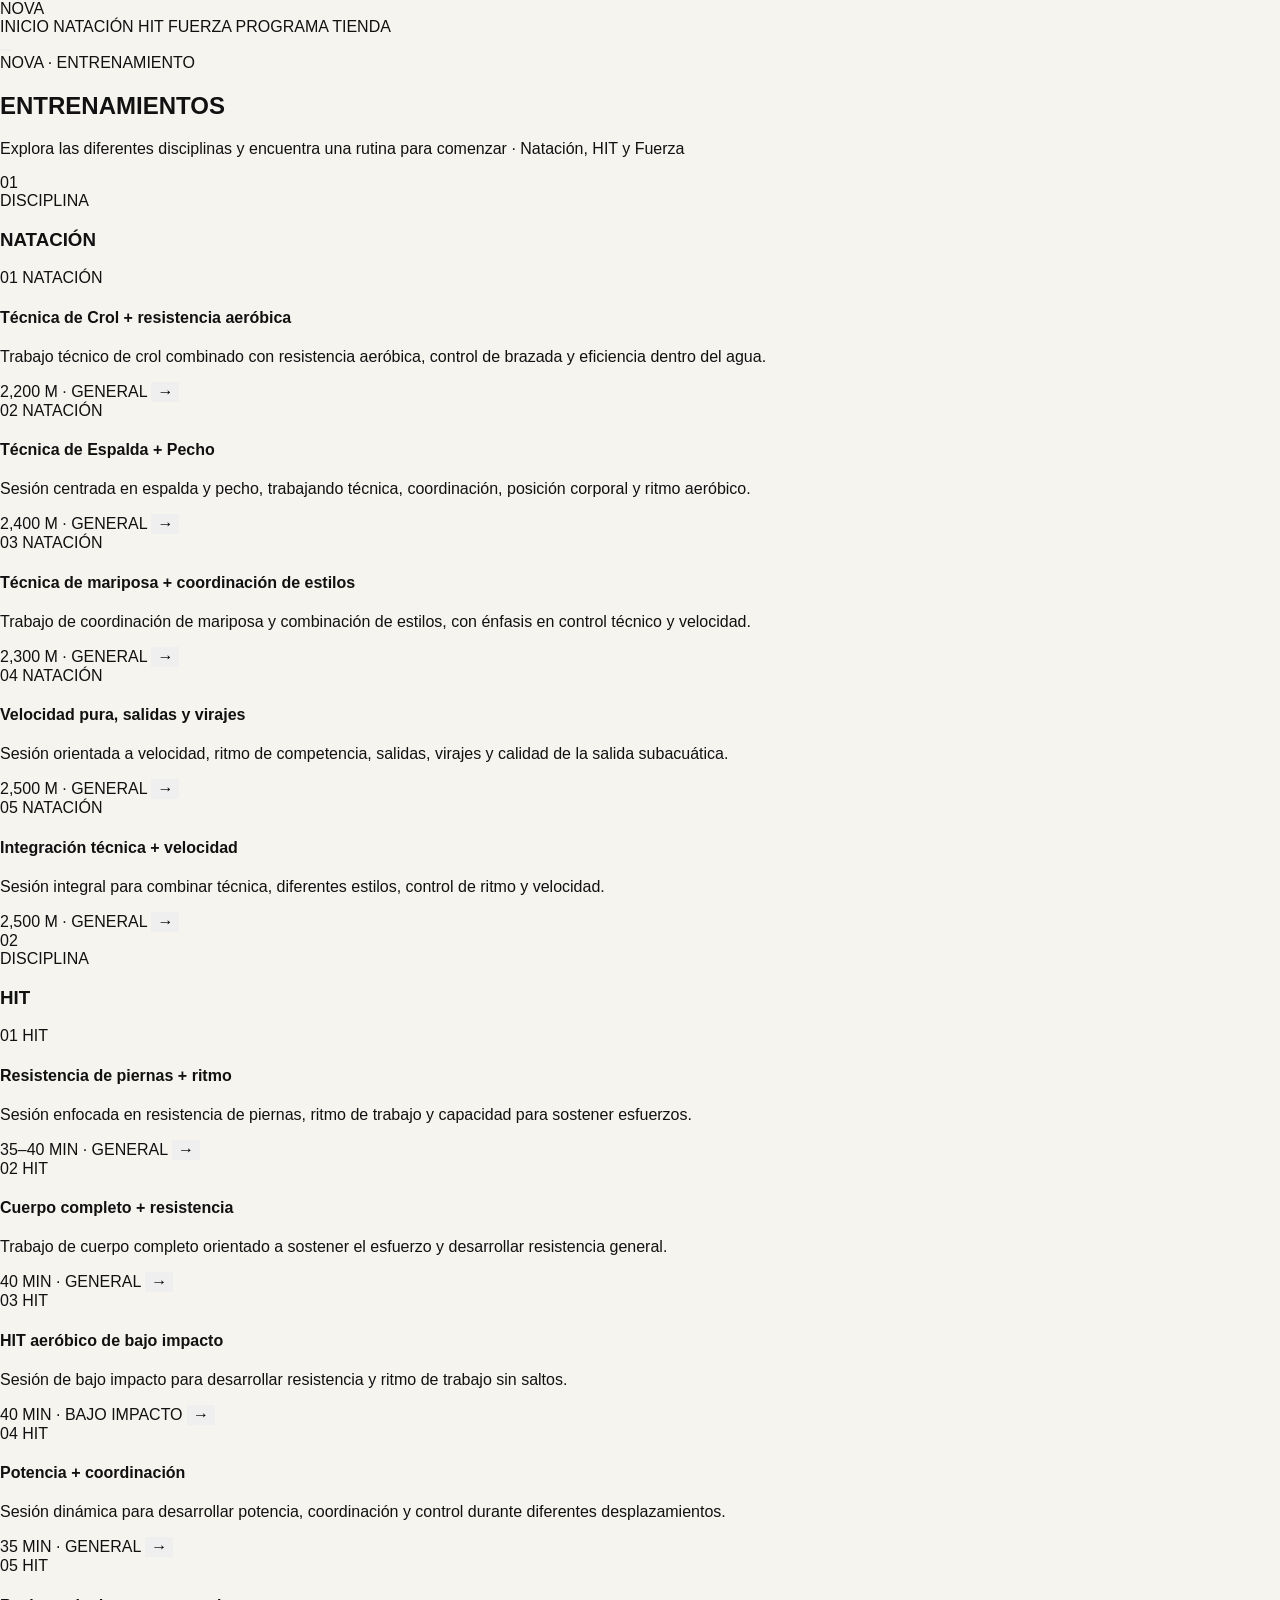
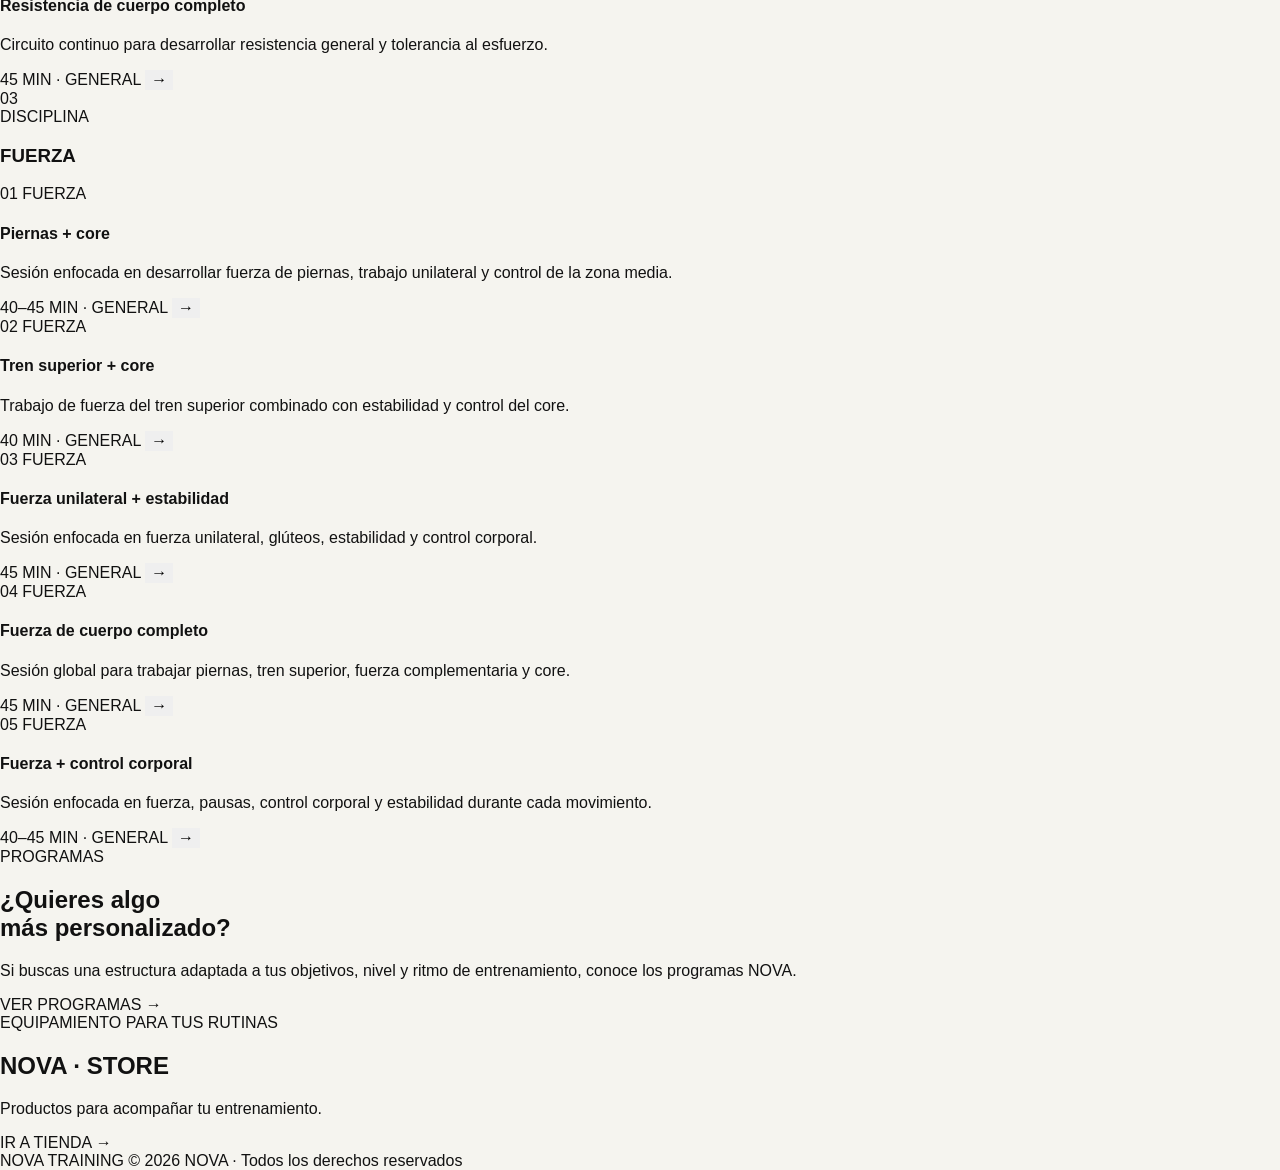
<file: training.html>
<!DOCTYPE html>
<html lang="es">

<head>

    <meta charset="UTF-8">

    <meta
        name="viewport"
        content="width=device-width, initial-scale=1.0"
    >

    <title>NOVA · Entrenamiento</title>

    <link
        rel="stylesheet"
        href="css/training.css"
    >

    <!-- =====================================================
         AJUSTE DEL MENÚ
         ===================================================== -->

    <style>

        .nova-menu {

            background: #ffffff !important;

            backdrop-filter: none !important;
            -webkit-backdrop-filter: none !important;

        }


        .nova-menu-link[href="atleta.html"] {

            background: #000000 !important;

            color: #ffffff !important;

            backdrop-filter: none !important;
            -webkit-backdrop-filter: none !important;

        }


        .nova-menu-link[href="atleta.html"] span {

            color: #ffffff !important;

        }


        .nova-menu-link[href="atleta.html"]
        .nova-menu-number,

        .nova-menu-link[href="atleta.html"]
        .nova-menu-arrow {

            color: #ffffff !important;

        }


        .nova-menu-link {

            backdrop-filter: none !important;
            -webkit-backdrop-filter: none !important;

        }


        .nova-menu-header,
        .nova-menu-footer {

            backdrop-filter: none !important;
            -webkit-backdrop-filter: none !important;

        }


        .site-footer {

            background: #ffffff !important;
            color: #000000 !important;

        }


        .site-footer * {

            color: #000000 !important;

        }

    </style>

</head>


<body>


<!-- =========================================================
     HEADER
     ========================================================= -->

<header class="site-header">

    <div class="header-inner">

        <a
            href=""
            class="brand"
        >
            NOVA
        </a>


        <nav class="main-nav">

            <a
                href="index.html"
                class="nav-link"
            >
                INICIO
            </a>


            <a
                href="#natacion"
                class="nav-link"
            >
                NATACIÓN
            </a>


            <a
                href="#hit"
                class="nav-link"
            >
                HIT
            </a>


            <a
                href="#fuerza"
                class="nav-link"
            >
                FUERZA
            </a>


            <a
                href="programas.html"
                class="nav-link"
            >
                PROGRAMA
            </a>


            <a
                href="compras.html"
                class="nav-link"
            >
                TIENDA
            </a>

        </nav>

    </div>

</header>



<!-- =========================================================
     HAMBURGUESA
     ========================================================= -->

<div class="nova-mobile-menu">

    <button
        class="nova-menu-toggle"
        type="button"
        aria-label="Abrir menú"
        aria-expanded="false"
        aria-controls="nova-menu"
    >

        <span></span>
        <span></span>
        <span></span>

    </button>

</div>



<!-- =========================================================
     MENÚ MÓVIL
     ========================================================= -->

<div
    class="nova-menu-overlay"
    id="nova-menu-overlay"
    aria-hidden="true"
></div>


<nav
    class="nova-menu"
    id="nova-menu"
    aria-label="Menú principal"
    aria-hidden="true"
>


    <div class="nova-menu-header">

        <span class="nova-menu-title">
            NOVA
        </span>


        <button
            type="button"
            class="nova-menu-close"
            aria-label="Cerrar menú"
        >
            ×
        </button>

    </div>


    <div class="nova-menu-links">


        <!-- =================================================
             ATLETA
             ================================================= -->

        <a
            href="index.html"
            class="nova-menu-link"
        >

            <span class="nova-menu-number">
                01
            </span>

            <span>
                INICIO
            </span>

            <span class="nova-menu-arrow">
                →
            </span>

        </a>



        <!-- =================================================
             NATACIÓN
             ================================================= -->

        <a
            href="#natacion"
            class="nova-menu-link"
        >

            <span class="nova-menu-number">
                02
            </span>

            <span>
                NATACIÓN
            </span>

            <span class="nova-menu-arrow">
                →
            </span>

        </a>



        <!-- =================================================
             HIT
             ================================================= -->

        <a
            href="#hit"
            class="nova-menu-link"
        >

            <span class="nova-menu-number">
                03
            </span>

            <span>
                HIT
            </span>

            <span class="nova-menu-arrow">
                →
            </span>

        </a>



        <!-- =================================================
             FUERZA
             ================================================= -->

        <a
            href="#fuerza"
            class="nova-menu-link"
        >

            <span class="nova-menu-number">
                04
            </span>

            <span>
                FUERZA
            </span>

            <span class="nova-menu-arrow">
                →
            </span>

        </a>



        <!-- =================================================
             PROGRAMA
             ================================================= -->

        <a
            href="programas.html"
            class="nova-menu-link"
        >

            <span class="nova-menu-number">
                05
            </span>

            <span>
                PROGRAMA
            </span>

            <span class="nova-menu-arrow">
                →
            </span>

        </a>



        <!-- =================================================
             TIENDA
             ================================================= -->

        <a
            href="compras.html"
            class="nova-menu-link"
        >

            <span class="nova-menu-number">
                06
            </span>

            <span>
                TIENDA
            </span>

            <span class="nova-menu-arrow">
                →
            </span>

        </a>

    </div>


    <div class="nova-menu-footer">

        <span>
            NOVA · ENTRENAMIENTO
        </span>

    </div>

</nav>



<!-- =========================================================
     CONTENIDO
     ========================================================= -->

<main>


    <!-- =====================================================
         ENTRENAMIENTOS
         ===================================================== -->

    <section
        class="training-library"
        id="entrenamientos"
    >

        <div class="page-container">


            <div class="section-heading">

                <div>

                    <span class="eyebrow">
                        NOVA · ENTRENAMIENTO
                    </span>

                    <h2>
                        ENTRENAMIENTOS
                    </h2>

                </div>


                <p>
                    Explora las diferentes disciplinas
                    y encuentra una rutina para comenzar ·
                    Natación, HIT y Fuerza
                </p>

            </div>



            <!-- =================================================
                 NATACIÓN
                 ================================================= -->

            <section
                class="discipline-section"
                id="natacion"
            >

                <div class="discipline-header">

                    <span class="discipline-number">
                        01
                    </span>

                    <div>

                        <span class="discipline-label">
                            DISCIPLINA
                        </span>

                        <h3>
                            NATACIÓN
                        </h3>

                    </div>

                </div>


                <div
                    class="routine-grid"
                    id="swimmingRoutines"
                ></div>

            </section>



            <!-- =================================================
                 HIT
                 ================================================= -->

            <section
                class="discipline-section"
                id="hit"
            >

                <div class="discipline-header">

                    <span class="discipline-number">
                        02
                    </span>

                    <div>

                        <span class="discipline-label">
                            DISCIPLINA
                        </span>

                        <h3>
                            HIT
                        </h3>

                    </div>

                </div>


                <div
                    class="routine-grid"
                    id="hitRoutines"
                ></div>

            </section>



            <!-- =================================================
                 FUERZA
                 ================================================= -->

            <section
                class="discipline-section"
                id="fuerza"
            >

                <div class="discipline-header">

                    <span class="discipline-number">
                        03
                    </span>

                    <div>

                        <span class="discipline-label">
                            DISCIPLINA
                        </span>

                        <h3>
                            FUERZA
                        </h3>

                    </div>

                </div>


                <div
                    class="routine-grid"
                    id="strengthRoutines"
                ></div>

            </section>


        </div>

    </section>



    <!-- =====================================================
         PROGRAMAS
         ===================================================== -->

    <section class="programs-section">

        <div class="page-container">

            <div class="programs-inner">

                <div>

                    <span class="eyebrow">
                        PROGRAMAS
                    </span>

                    <h2>
                        ¿Quieres algo<br>
                        más personalizado?
                    </h2>

                </div>


                <div class="programs-content">

                    <p>
                        Si buscas una estructura adaptada
                        a tus objetivos, nivel y ritmo de
                        entrenamiento, conoce los programas
                        NOVA.
                    </p>


                    <a
                        href="programas.html"
                        class="programs-button"
                    >
                        VER PROGRAMAS
                        <span>→</span>
                    </a>

                </div>

            </div>

        </div>

    </section>


</main>



<!-- =========================================================
     STORE
     ========================================================= -->

<section class="nova-store">

    <div class="nova-store-content">

        <span class="nova-store-eyebrow">
            EQUIPAMIENTO PARA TUS RUTINAS
        </span>

        <h2>
            NOVA · STORE
        </h2>

        <p>
            Productos para acompañar tu entrenamiento.
        </p>

        <a
            href="https://jooiin.github.io/NOVA/compras.html"
            class="nova-store-button"
        >
            IR A TIENDA
            <span>→</span>
        </a>

    </div>

</section>



<!-- =========================================================
     FOOTER
     ========================================================= -->

<footer class="athlete-footer">

    <div class="footer-inner">

        <span>
            NOVA
        </span>


        <span>
            TRAINING
        </span>


        <span>
            © 2026 NOVA · Todos los derechos reservados
        </span>

    </div>

</footer>



<!-- =========================================================
     JAVASCRIPT
     ========================================================= -->

<script>


/* =========================================================
   NOVA · RUTINAS
   ========================================================= */

const NOVA_RUTINAS = {


    /* =====================================================
       NATACIÓN
       ===================================================== */

    NATACION: [

        {
            id: "natacion-01",
            number: "01",
            title: "Técnica de Crol + resistencia aeróbica",

            description:
                "Trabajo técnico de crol combinado con resistencia aeróbica, control de brazada y eficiencia dentro del agua.",

            meta: "2,200 M · GENERAL",

            sections: [

                {
                    title: "CALENTAMIENTO",

                    content: [
                        "300 m libre continuo.",
                        "4 × 50 m — 25 crol + 25 dorso. Descanso: 10 s."
                    ]
                },


                {
                    title: "TÉCNICA",

                    content: [
                        "4 × 50 m catch-up. Descanso: 15 s.",
                        "4 × 50 m puño cerrado (fist drill). Descanso: 15 s.",
                        "4 × 50 m — 25 fuerte + 25 suave crol. Descanso: 15 s."
                    ]
                },


                {
                    title: "SERIE PRINCIPAL",

                    content: [
                        "5 × 100 m libre a ritmo aeróbico, enfatizando una brazada larga. Descanso: 15 s.",
                        "4 × 100 m libre con paletas y pull buoy. Descanso: 20 s.",
                        "Sin material disponible: realizar libre normal."
                    ]
                },


                {
                    title: "AFLOJE",

                    content: [
                        "200 m libre y dorso suave."
                    ]
                }

            ]
        },



        {
            id: "natacion-02",
            number: "02",
            title: "Técnica de Espalda + Pecho",

            description:
                "Sesión centrada en espalda y pecho, trabajando técnica, coordinación, posición corporal y ritmo aeróbico.",

            meta: "2,400 M · GENERAL",

            sections: [

                {
                    title: "CALENTAMIENTO",

                    content: [
                        "300 m libre continuo.",
                        "4 × 50 m — 25 espalda + 25 pecho. Descanso: 10 s.",
                        "2 × 50 m patada de espalda con tabla. Descanso: 15 s."
                    ]
                },


                {
                    title: "TÉCNICA",

                    content: [
                        "4 × 50 m espalda — un brazo alternado. Descanso: 15 s.",
                        "4 × 50 m pecho — 2 patadas + 1 brazada. Descanso: 15 s.",
                        "6 × 25 m espalda, enfatizando la rotación del cuerpo. Descanso: 20 s."
                    ]
                },


                {
                    title: "SERIE PRINCIPAL",

                    content: [
                        "6 × 100 m — 50 espalda + 50 pecho a ritmo aeróbico. Descanso: 20 s.",
                        "6 × 50 m con pull buoy.",
                        "Impares: espalda.",
                        "Pares: pecho con énfasis en el agarre y sin hiperextensión de espalda baja.",
                        "Descanso: 15 s."
                    ]
                },


                {
                    title: "AFLOJE",

                    content: [
                        "200 m libre suave."
                    ]
                }

            ]
        },



        {
            id: "natacion-03",
            number: "03",
            title: "Técnica de mariposa + coordinación de estilos",

            description:
                "Trabajo de coordinación de mariposa y combinación de estilos, con énfasis en control técnico y velocidad.",

            meta: "2,300 M · GENERAL",

            sections: [

                {
                    title: "CALENTAMIENTO",

                    content: [
                        "300 m libre continuo.",
                        "4 × 50 m — 25 dorso + 25 libre. Descanso: 10 s."
                    ]
                },


                {
                    title: "TÉCNICA",

                    content: [
                        "4 × 50 m patada de delfín lateral — 25 lado derecho + 25 lado izquierdo. Descanso: 15 s.",
                        "4 × 50 m mariposa — brazo derecho/izquierdo alternado. Descanso: 15 s.",
                        "6 × 25 m mariposa completa, priorizando la coordinación. Descanso: 20 s."
                    ]
                },


                {
                    title: "SERIE PRINCIPAL",

                    content: [
                        "4 × 100 m combinado individual — 25 de cada estilo. Descanso: 20 s.",
                        "6 × 50 m libre con aletas, aumentando la frecuencia de brazada en los últimos 15 m. Descanso: 15 s.",
                        "Sin aletas: realizar el ejercicio sin material."
                    ]
                },


                {
                    title: "VELOCIDAD",

                    content: [
                        "8 × 25 m sprint. Descanso: 30 s.",
                        "Impares: mariposa.",
                        "Pares: libre."
                    ]
                },


                {
                    title: "AFLOJE",

                    content: [
                        "200 m libre y dorso suave."
                    ]
                }

            ]
        },



        {
            id: "natacion-04",
            number: "04",
            title: "Velocidad pura, salidas y virajes",

            description:
                "Sesión orientada a velocidad, ritmo de competencia, salidas, virajes y calidad de la salida subacuática.",

            meta: "2,500 M · GENERAL",

            sections: [

                {
                    title: "CALENTAMIENTO",

                    content: [
                        "300 m libre continuo.",
                        "4 × 50 m — 25 libre + 25 dorso. Descanso: 10 s.",
                        "2 × 50 m patada de crol con tabla. Descanso: 15 s."
                    ]
                },


                {
                    title: "TÉCNICA",

                    content: [
                        "6 × 50 m libre, trabajando la entrada de la mano y el agarre. Descanso: 15 s.",
                        "4 × 25 m saliendo desde la pared, enfocándose en el impulso y el deslizamiento. Descanso: 30 s."
                    ]
                },


                {
                    title: "SERIE PRINCIPAL",

                    content: [
                        "8 × 50 m libre a ritmo de competencia. Descanso: 30 s.",
                        "5 × 100 m libre.",
                        "Primeros 50 m a ritmo controlado.",
                        "Segundos 50 m fuertes.",
                        "Descanso: 20 s."
                    ]
                },


                {
                    title: "VELOCIDAD",

                    content: [
                        "12 × 25 m sprint desde la pared, cuidando un viraje rápido y una buena salida subacuática. Descanso: 30 s."
                    ]
                },


                {
                    title: "AFLOJE",

                    content: [
                        "200 m libre suave."
                    ]
                }

            ]
        },



        {
            id: "natacion-05",
            number: "05",
            title: "Integración técnica + velocidad",

            description:
                "Sesión integral para combinar técnica, diferentes estilos, control de ritmo y velocidad.",

            meta: "2,500 M · GENERAL",

            sections: [

                {
                    title: "CALENTAMIENTO",

                    content: [
                        "300 m libre continuo.",
                        "4 × 50 m — 25 crol + 25 dorso. Descanso: 10 s."
                    ]
                },


                {
                    title: "TÉCNICA",

                    content: [
                        "2 × 50 m crol — catch-up. Descanso: 15 s.",
                        "2 × 50 m espalda — un brazo alternado. Descanso: 15 s.",
                        "2 × 50 m pecho — 2 patadas + 1 brazada. Descanso: 15 s.",
                        "4 × 25 m saliendo desde la pared, trabajando impulso, flecha y deslizamiento. Descanso: 30 s."
                    ]
                },


                {
                    title: "SERIE PRINCIPAL",

                    content: [
                        "2 × 100 m crol a ritmo aeróbico. Descanso: 15 s.",
                        "2 × 100 m dorso a ritmo aeróbico. Descanso: 15 s.",
                        "2 × 100 m pecho a ritmo aeróbico. Descanso: 20 s.",
                        "4 × 100 m libre — 50 m ritmo controlado + 50 m fuerte. Descanso: 20 s."
                    ]
                },


                {
                    title: "VELOCIDAD",

                    content: [
                        "12 × 25 m sprint. Descanso: 30 s.",
                        "4 crol.",
                        "4 dorso.",
                        "4 pecho."
                    ]
                },


                {
                    title: "VUELTA A LA CALMA",

                    content: [
                        "200 m libre y dorso suave."
                    ]
                }

            ]
        }

    ],



    /* =====================================================
       HIT
       ===================================================== */

    HIT: [

        {
            id: "hit-01",
            number: "01",
            title: "Resistencia de piernas + ritmo",

            description:
                "Sesión enfocada en resistencia de piernas, ritmo de trabajo y capacidad para sostener esfuerzos.",

            meta: "35–40 MIN · GENERAL",

            sections: [

                {
                    title: "CALENTAMIENTO",

                    content: [
                        "2 min marcha activa en el lugar.",
                        "2 × 30 s movilidad de cadera.",
                        "2 × 30 s movilidad de tobillos.",
                        "2 × 30 s elevación alternada de rodillas."
                    ]
                },


                {
                    title: "ACTIVACIÓN",

                    content: [
                        "3 × 30 s sentadilla controlada.",
                        "3 × 30 s paso lateral + toque de piso.",
                        "3 × 30 s elevación de talones.",
                        "Descanso: 20 s."
                    ]
                },


                {
                    title: "TRABAJO PRINCIPAL",

                    content: [
                        "4 × 3 min de circuito:",
                        "40 s sentadilla.",
                        "40 s pasos laterales.",
                        "40 s elevación alternada de rodillas.",
                        "40 s desplantes alternados.",
                        "20 s recuperación.",
                        "Descanso: 1 min entre bloques."
                    ]
                },


                {
                    title: "HIT",

                    content: [
                        "8 × 30 s:",
                        "15 s sentadilla rápida.",
                        "15 s pasos laterales rápidos.",
                        "Descanso: 30 s."
                    ]
                },


                {
                    title: "VUELTA A LA CALMA",

                    content: [
                        "4 min caminata suave en el lugar.",
                        "Movilidad de piernas."
                    ]
                }

            ]
        },



        {
            id: "hit-02",
            number: "02",
            title: "Cuerpo completo + resistencia",

            description:
                "Trabajo de cuerpo completo orientado a sostener el esfuerzo y desarrollar resistencia general.",

            meta: "40 MIN · GENERAL",

            sections: [

                {
                    title: "CALENTAMIENTO",

                    content: [
                        "2 min marcha suave.",
                        "2 × 30 s círculos de brazos.",
                        "2 × 30 s rotaciones de tronco.",
                        "2 × 30 s elevación de brazos + talones."
                    ]
                },


                {
                    title: "ACTIVACIÓN",

                    content: [
                        "3 × 30 s sentadilla + elevación de brazos.",
                        "3 × 30 s rodilla al codo contrario.",
                        "3 × 30 s bisagra de cadera.",
                        "Descanso: 20 s."
                    ]
                },


                {
                    title: "TRABAJO PRINCIPAL",

                    content: [
                        "4 × 4 min:",
                        "40 s sentadilla con alcance al frente.",
                        "40 s rodilla derecha al codo izquierdo.",
                        "40 s rodilla izquierda al codo derecho.",
                        "40 s bisagra de cadera.",
                        "40 s marcha rápida con brazos.",
                        "40 s recuperación activa.",
                        "Descanso: 1 min."
                    ]
                },


                {
                    title: "HIT",

                    content: [
                        "10 × 20 s:",
                        "10 s rodillas al pecho alternadas.",
                        "10 s sentadilla + alcance arriba.",
                        "Descanso: 30 s."
                    ]
                },


                {
                    title: "VUELTA A LA CALMA",

                    content: [
                        "5 min de movimientos suaves.",
                        "Respiración controlada."
                    ]
                }

            ]
        },



        {
            id: "hit-03",
            number: "03",
            title: "HIT aeróbico de bajo impacto",

            description:
                "Sesión de bajo impacto para desarrollar resistencia y ritmo de trabajo sin saltos.",

            meta: "40 MIN · BAJO IMPACTO",

            sections: [

                {
                    title: "CALENTAMIENTO",

                    content: [
                        "3 min marcha activa.",
                        "2 × 30 s apertura y cierre de piernas sin salto.",
                        "2 × 30 s balanceo alternado de piernas.",
                        "2 × 30 s brazos arriba y abajo."
                    ]
                },


                {
                    title: "ACTIVACIÓN",

                    content: [
                        "3 × 30 s paso cruzado lateral.",
                        "3 × 30 s toque de talón al frente.",
                        "3 × 30 s elevación de rodilla con brazos.",
                        "Descanso: 20 s."
                    ]
                },


                {
                    title: "TRABAJO PRINCIPAL",

                    content: [
                        "5 × 3 min:",
                        "45 s paso cruzado.",
                        "45 s toque de talones.",
                        "45 s rodillas alternadas.",
                        "45 s apertura y cierre de piernas.",
                        "Descanso: 45 s."
                    ]
                },


                {
                    title: "HIT",

                    content: [
                        "8 × 40 s:",
                        "20 s paso lateral rápido.",
                        "20 s rodillas alternadas rápidas.",
                        "Descanso: 20 s."
                    ]
                },


                {
                    title: "VUELTA A LA CALMA",

                    content: [
                        "5 min de marcha suave.",
                        "Movilidad de cadera y tobillos."
                    ]
                }

            ]
        },



        {
            id: "hit-04",
            number: "04",
            title: "Potencia + coordinación",

            description:
                "Sesión dinámica para desarrollar potencia, coordinación y control durante diferentes desplazamientos.",

            meta: "35 MIN · GENERAL",

            sections: [

                {
                    title: "CALENTAMIENTO",

                    content: [
                        "2 min marcha activa.",
                        "2 × 30 s movilidad de hombros.",
                        "2 × 30 s movilidad de cadera.",
                        "2 × 30 s desplazamientos cortos adelante y atrás."
                    ]
                },


                {
                    title: "ACTIVACIÓN",

                    content: [
                        "3 × 30 s sentadilla + elevación de talones.",
                        "3 × 30 s desplazamiento adelante + regreso.",
                        "3 × 30 s apertura lateral + cierre.",
                        "Descanso: 20 s."
                    ]
                },


                {
                    title: "TRABAJO PRINCIPAL",

                    content: [
                        "4 × 3 min:",
                        "30 s sentadilla con impulso.",
                        "30 s desplazamiento adelante y atrás.",
                        "30 s desplazamiento lateral.",
                        "30 s escalador de pie.",
                        "30 s sentadilla isométrica.",
                        "30 s recuperación activa.",
                        "Descanso: 1 min."
                    ]
                },


                {
                    title: "HIT",

                    content: [
                        "10 × 20 s:",
                        "10 s sentadilla con impulso.",
                        "10 s desplazamiento rápido adelante y atrás.",
                        "Descanso: 30 s."
                    ]
                },


                {
                    title: "VUELTA A LA CALMA",

                    content: [
                        "5 min de marcha suave.",
                        "Movilidad general."
                    ]
                }

            ]
        },



        {
            id: "hit-05",
            number: "05",
            title: "Resistencia de cuerpo completo",

            description:
                "Circuito continuo para desarrollar resistencia general y tolerancia al esfuerzo.",

            meta: "45 MIN · GENERAL",

            sections: [

                {
                    title: "CALENTAMIENTO",

                    content: [
                        "3 min marcha progresiva.",
                        "2 × 30 s movilidad de columna.",
                        "2 × 30 s movilidad de hombros.",
                        "2 × 30 s elevación alternada de piernas."
                    ]
                },


                {
                    title: "ACTIVACIÓN",

                    content: [
                        "3 × 30 s sentadilla abierta.",
                        "3 × 30 s inclinación lateral de tronco.",
                        "3 × 30 s toque de punta de pie al frente.",
                        "Descanso: 20 s."
                    ]
                },


                {
                    title: "TRABAJO PRINCIPAL",

                    content: [
                        "4 × 4 min:",
                        "45 s sentadilla abierta.",
                        "45 s toque de punta de pie alternado.",
                        "45 s inclinación lateral + elevación de rodilla.",
                        "45 s pasos cortos en diagonal.",
                        "1 min marcha activa.",
                        "Descanso: 1 min."
                    ]
                },


                {
                    title: "HIT",

                    content: [
                        "12 × 30 s:",
                        "15 s pasos diagonales rápidos.",
                        "15 s elevación de rodillas con brazos activos.",
                        "Descanso: 30 s."
                    ]
                },


                {
                    title: "VUELTA A LA CALMA",

                    content: [
                        "5 min de marcha muy suave.",
                        "Respiración y movilidad general."
                    ]
                }

            ]
        }

    ],



    /* =====================================================
       FUERZA
       ===================================================== */

    FUERZA: [

        {
            id: "fuerza-01",
            number: "01",
            title: "Piernas + core",

            description:
                "Sesión enfocada en desarrollar fuerza de piernas, trabajo unilateral y control de la zona media.",

            meta: "40–45 MIN · GENERAL",

            sections: [

                {
                    title: "CALENTAMIENTO",

                    content: [
                        "3 min de marcha activa.",
                        "2 × 30 s movilidad de cadera.",
                        "2 × 30 s movilidad de tobillos.",
                        "2 × 30 s sentadilla sin profundidad."
                    ]
                },


                {
                    title: "FUERZA DE PIERNAS",

                    content: [
                        "4 × 12 sentadillas.",
                        "3 × 10 zancadas hacia atrás por pierna.",
                        "3 × 10 split squat por pierna.",
                        "3 × 15 elevaciones de pantorrillas.",
                        "Descanso: 45–60 s."
                    ]
                },


                {
                    title: "FUERZA UNILATERAL",

                    content: [
                        "3 × 8 sentadilla a una pierna asistida por lado.",
                        "3 × 10 puente de glúteos a una pierna por lado.",
                        "Descanso: 60 s."
                    ]
                },


                {
                    title: "CORE",

                    content: [
                        "3 × 30 s plancha frontal.",
                        "3 × 10 dead bug por lado.",
                        "3 × 20 s hollow hold.",
                        "Descanso: 30 s."
                    ]
                },


                {
                    title: "VUELTA A LA CALMA",

                    content: [
                        "5 min de movilidad suave de piernas y cadera."
                    ]
                }

            ]
        },



        {
            id: "fuerza-02",
            number: "02",
            title: "Tren superior + core",

            description:
                "Trabajo de fuerza del tren superior combinado con estabilidad y control del core.",

            meta: "40 MIN · GENERAL",

            sections: [

                {
                    title: "CALENTAMIENTO",

                    content: [
                        "3 min de marcha activa.",
                        "2 × 30 s círculos de brazos.",
                        "2 × 30 s movilidad de hombros.",
                        "2 × 30 s rotaciones de tronco."
                    ]
                },


                {
                    title: "EMPUJE",

                    content: [
                        "4 × 10 flexiones de brazos.",
                        "3 × 8 flexiones cerradas.",
                        "3 × 8 flexiones tipo diamante.",
                        "3 × 8 pike push-up.",
                        "Descanso: 60 s."
                    ]
                },


                {
                    title: "FUERZA Y ESTABILIDAD",

                    content: [
                        "3 × 10 fondos de tríceps en el suelo.",
                        "3 × 10 Y-T-W tumbado.",
                        "3 × 12 Superman.",
                        "Descanso: 45 s."
                    ]
                },


                {
                    title: "CORE",

                    content: [
                        "3 × 30 s plancha lateral por lado.",
                        "3 × 10 plancha con toque de hombros por lado.",
                        "3 × 12 elevaciones de piernas.",
                        "Descanso: 30–45 s."
                    ]
                },


                {
                    title: "VUELTA A LA CALMA",

                    content: [
                        "5 min de movilidad de hombros, brazos y columna."
                    ]
                }

            ]
        },



        {
            id: "fuerza-03",
            number: "03",
            title: "Fuerza unilateral + estabilidad",

            description:
                "Sesión enfocada en fuerza unilateral, glúteos, estabilidad y control corporal.",

            meta: "45 MIN · GENERAL",

            sections: [

                {
                    title: "CALENTAMIENTO",

                    content: [
                        "3 min de marcha activa.",
                        "2 × 30 s movilidad de cadera.",
                        "2 × 30 s movilidad de rodillas.",
                        "2 × 30 s equilibrio sobre una pierna."
                    ]
                },


                {
                    title: "FUERZA UNILATERAL",

                    content: [
                        "4 × 10 sentadilla búlgara por pierna.",
                        "3 × 10 zancadas laterales por pierna.",
                        "3 × 8 peso muerto a una pierna por lado.",
                        "Descanso: 60 s."
                    ]
                },


                {
                    title: "FUERZA DE GLÚTEOS",

                    content: [
                        "4 × 12 puente de glúteos.",
                        "3 × 10 puente de glúteos a una pierna por lado.",
                        "3 × 12 elevaciones de pantorrilla a una pierna por lado.",
                        "Descanso: 45–60 s."
                    ]
                },


                {
                    title: "ESTABILIDAD",

                    content: [
                        "3 × 30 s equilibrio a una pierna por lado.",
                        "3 × 10 bird dog por lado.",
                        "3 × 20 s plancha lateral por lado.",
                        "Descanso: 30 s."
                    ]
                },


                {
                    title: "VUELTA A LA CALMA",

                    content: [
                        "5 min de movilidad de piernas y cadera."
                    ]
                }

            ]
        },



        {
            id: "fuerza-04",
            number: "04",
            title: "Fuerza de cuerpo completo",

            description:
                "Sesión global para trabajar piernas, tren superior, fuerza complementaria y core.",

            meta: "45 MIN · GENERAL",

            sections: [

                {
                    title: "CALENTAMIENTO",

                    content: [
                        "3 min de marcha activa.",
                        "2 × 30 s movilidad de hombros.",
                        "2 × 30 s movilidad de cadera.",
                        "2 × 30 s sentadillas suaves."
                    ]
                },


                {
                    title: "CIRCUITO DE FUERZA",

                    content: [
                        "4 × 10 sentadillas.",
                        "4 × 8 flexiones de brazos.",
                        "4 × 10 zancadas hacia adelante por pierna.",
                        "4 × 10 Superman.",
                        "Descanso: 60 s entre vueltas."
                    ]
                },


                {
                    title: "FUERZA COMPLEMENTARIA",

                    content: [
                        "3 × 10 pike push-up.",
                        "3 × 12 puente de glúteos.",
                        "3 × 10 fondos de tríceps en el suelo.",
                        "Descanso: 45–60 s."
                    ]
                },


                {
                    title: "CORE",

                    content: [
                        "3 × 30 s plancha frontal.",
                        "3 × 10 bird dog por lado.",
                        "3 × 12 crunch bicicleta por lado.",
                        "Descanso: 30 s."
                    ]
                },


                {
                    title: "VUELTA A LA CALMA",

                    content: [
                        "5 min de movilidad general."
                    ]
                }

            ]
        },



        {
            id: "fuerza-05",
            number: "05",
            title: "Fuerza + control corporal",

            description:
                "Sesión enfocada en fuerza, pausas, control corporal y estabilidad durante cada movimiento.",

            meta: "40–45 MIN · GENERAL",

            sections: [

                {
                    title: "CALENTAMIENTO",

                    content: [
                        "3 min de marcha activa.",
                        "2 × 30 s movilidad de columna.",
                        "2 × 30 s movilidad de cadera.",
                        "2 × 30 s movilidad de hombros."
                    ]
                },


                {
                    title: "FUERZA DE PIERNAS",

                    content: [
                        "4 × 10 sentadilla con pausa de 2 s abajo.",
                        "3 × 10 zancada hacia atrás por pierna.",
                        "3 × 10 sentadilla a una pierna asistida por lado.",
                        "Descanso: 60 s."
                    ]
                },


                {
                    title: "TREN SUPERIOR",

                    content: [
                        "4 × 8 flexiones con pausa de 2 s abajo.",
                        "3 × 8 flexiones con manos abiertas.",
                        "3 × 10 fondos de tríceps en el suelo.",
                        "Descanso: 60 s."
                    ]
                },


                {
                    title: "CORE + CONTROL",

                    content: [
                        "3 × 20 s hollow hold.",
                        "3 × 10 dead bug por lado.",
                        "3 × 30 s plancha con elevación de pierna.",
                        "3 × 10 bear hold con desplazamiento corto.",
                        "Descanso: 30–45 s."
                    ]
                },


                {
                    title: "VUELTA A LA CALMA",

                    content: [
                        "5 min de movilidad general y respiración."
                    ]
                }

            ]
        }

    ]

};



/* =========================================================
   GENERADOR DE TARJETAS
   ========================================================= */

function renderRoutines(
    routines,
    containerId,
    discipline
) {

    const container =
        document.getElementById(containerId);


    if (!container) {
        return;
    }


    container.innerHTML = "";


    routines.forEach(routine => {


        const card =
            document.createElement("article");


        card.className =
            "routine-card";


        card.innerHTML = `

            <div class="routine-card-top">

                <span class="routine-card-number">
                    ${routine.number}
                </span>

                <span class="routine-card-discipline">
                    ${discipline}
                </span>

            </div>


            <div class="routine-card-body">

                <h4>
                    ${routine.title}
                </h4>

                <p>
                    ${routine.description}
                </p>

            </div>


            <div class="routine-card-bottom">

                <span>
                    ${routine.meta}
                </span>

                <button
                    type="button"
                    class="routine-card-button"
                    aria-label="Ver ${routine.title}"
                >
                    →
                </button>

            </div>

        `;


        const button =
            card.querySelector(
                ".routine-card-button"
            );


        button.addEventListener(
            "click",
            () => {

                showRoutine(
                    routine,
                    discipline
                );

            }
        );


        container.appendChild(card);

    });

}



/* =========================================================
   DETALLE DE RUTINA
   ========================================================= */

function showRoutine(
    routine,
    discipline
) {


    const overlay =
        document.createElement("div");


    overlay.className =
        "routine-modal";


    overlay.innerHTML = `

        <div class="routine-modal-box">


            <button
                type="button"
                class="routine-modal-close"
                aria-label="Cerrar"
            >
                ×
            </button>


            <span class="eyebrow">
                ${discipline}
            </span>


            <h2>
                ${routine.title}
            </h2>


            <p class="routine-modal-meta">
                ${routine.meta}
            </p>


            <div class="routine-modal-content">

                ${routine.sections.map(section => `

                    <section class="routine-detail-block">

                        <h3>
                            ${section.title}
                        </h3>


                        <div>

                            ${section.content.map(line => `

                                <p>
                                    ${escapeHtml(line)}
                                </p>

                            `).join("")}

                        </div>

                    </section>

                `).join("")}

            </div>


        </div>

    `;


    document.body.appendChild(overlay);


    document.body.classList.add(
        "routine-open"
    );


    requestAnimationFrame(() => {

        overlay.classList.add(
            "is-visible"
        );

    });


    const closeButton =
        overlay.querySelector(
            ".routine-modal-close"
        );


    function closeModal() {

        overlay.classList.remove(
            "is-visible"
        );


        document.body.classList.remove(
            "routine-open"
        );


        setTimeout(() => {

            overlay.remove();

        }, 250);

    }


    closeButton.addEventListener(
        "click",
        closeModal
    );


    overlay.addEventListener(
        "click",
        event => {

            if (
                event.target === overlay
            ) {

                closeModal();

            }

        }
    );


    function escapeHandler(event) {

        if (
            event.key === "Escape"
        ) {

            closeModal();

            document.removeEventListener(
                "keydown",
                escapeHandler
            );

        }

    }


    document.addEventListener(
        "keydown",
        escapeHandler
    );

}



/* =========================================================
   SEGURIDAD DE TEXTO
   ========================================================= */

function escapeHtml(value) {

    return String(value)

        .replace(
            /&/g,
            "&amp;"
        )

        .replace(
            /</g,
            "&lt;"
        )

        .replace(
            />/g,
            "&gt;"
        )

        .replace(
            /"/g,
            "&quot;"
        )

        .replace(
            /'/g,
            "&#039;"
        );

}



/* =========================================================
   CARGAR RUTINAS
   ========================================================= */

renderRoutines(
    NOVA_RUTINAS.NATACION,
    "swimmingRoutines",
    "NATACIÓN"
);


renderRoutines(
    NOVA_RUTINAS.HIT,
    "hitRoutines",
    "HIT"
);


renderRoutines(
    NOVA_RUTINAS.FUERZA,
    "strengthRoutines",
    "FUERZA"
);



/* =========================================================
   NAVEGACIÓN MÓVIL
   ========================================================= */

const mobileNavItems =
    document.querySelectorAll(
        ".mobile-nav-item"
    );


mobileNavItems.forEach(item => {

    item.addEventListener(
        "click",
        () => {

            mobileNavItems.forEach(nav => {

                nav.classList.remove(
                    "active"
                );

            });


            item.classList.add(
                "active"
            );

        }
    );

});



/* =========================================================
   NOVA · HAMBURGUESA
   ========================================================= */

const menuToggle =
    document.querySelector(
        ".nova-menu-toggle"
    );


const novaMenu =
    document.querySelector(
        ".nova-menu"
    );


const novaMenuOverlay =
    document.querySelector(
        ".nova-menu-overlay"
    );


const novaMenuClose =
    document.querySelector(
        ".nova-menu-close"
    );


const novaMenuLinks =
    document.querySelectorAll(
        ".nova-menu-link"
    );



/* =========================================================
   ABRIR MENÚ
   ========================================================= */

function openNovaMenu() {

    if (!menuToggle || !novaMenu) {
        return;
    }


    menuToggle.classList.add(
        "is-open"
    );


    novaMenu.classList.add(
        "is-open"
    );


    if (novaMenuOverlay) {

        novaMenuOverlay.classList.add(
            "is-visible"
        );

    }


    menuToggle.setAttribute(
        "aria-expanded",
        "true"
    );


    novaMenu.setAttribute(
        "aria-hidden",
        "false"
    );


    if (novaMenuOverlay) {

        novaMenuOverlay.setAttribute(
            "aria-hidden",
            "false"
        );

    }


    document.body.classList.add(
        "menu-open"
    );

}



/* =========================================================
   CERRAR MENÚ
   ========================================================= */

function closeNovaMenu() {

    if (!menuToggle || !novaMenu) {
        return;
    }


    menuToggle.classList.remove(
        "is-open"
    );


    novaMenu.classList.remove(
        "is-open"
    );


    if (novaMenuOverlay) {

        novaMenuOverlay.classList.remove(
            "is-visible"
        );

    }


    menuToggle.setAttribute(
        "aria-expanded",
        "false"
    );


    novaMenu.setAttribute(
        "aria-hidden",
        "true"
    );


    if (novaMenuOverlay) {

        novaMenuOverlay.setAttribute(
            "aria-hidden",
            "true"
        );

    }


    document.body.classList.remove(
        "menu-open"
    );

}



/* =========================================================
   CLICK HAMBURGUESA
   ========================================================= */

if (menuToggle) {

    menuToggle.addEventListener(
        "click",
        () => {

            const isOpen =
                menuToggle.classList.contains(
                    "is-open"
                );


            if (isOpen) {

                closeNovaMenu();

            } else {

                openNovaMenu();

            }

        }
    );

}



/* =========================================================
   CLICK CERRAR
   ========================================================= */

if (novaMenuClose) {

    novaMenuClose.addEventListener(
        "click",
        closeNovaMenu
    );

}



/* =========================================================
   CLICK FUERA DEL MENÚ
   ========================================================= */

if (novaMenuOverlay) {

    novaMenuOverlay.addEventListener(
        "click",
        closeNovaMenu
    );

}



/* =========================================================
   CERRAR AL ELEGIR OPCIÓN
   ========================================================= */

novaMenuLinks.forEach(link => {

    link.addEventListener(
        "click",
        () => {

            closeNovaMenu();

        }
    );

});



/* =========================================================
   ESCAPE → CERRAR MENÚ
   ========================================================= */

document.addEventListener(
    "keydown",
    event => {

        if (
            event.key === "Escape" &&
            novaMenu &&
            novaMenu.classList.contains("is-open")
        ) {

            closeNovaMenu();

        }

    }
);



/* =========================================================
   EVITAR SCROLL DEL BODY CON MENÚ ABIERTO
   ========================================================= */

window.addEventListener(
    "resize",
    () => {

        if (
            window.innerWidth > 900 &&
            novaMenu &&
            novaMenu.classList.contains("is-open")
        ) {

            closeNovaMenu();

        }

    }
);


</script>


</body>

</html>
</file>
<file: css/index.css>
/* =========================================================
   NOVA · TRAINING
   css/index.css
   ========================================================= */

/* =========================================================
   01 · VARIABLES
   ========================================================= */

:root {

    --nova-bg: #f5f4ef;
    --nova-bg-alt: #e9e8e2;
    --nova-white: #ffffff;
    --nova-black: #111111;
    --nova-black-soft: #1b1b1b;
    --nova-yellow: #ffd60a;
    --nova-gray: #686868;
    --nova-gray-light: #969696;
    --nova-border: rgba(17, 17, 17, 0.10);
    --nova-border-strong: rgba(17, 17, 17, 0.16);
    --nova-max-width: 1309px;
    --nova-page-padding: 28px;
    --nova-header-height: 76px;
    --nova-radius-xl: 26px;
    --nova-radius-lg: 20px;
    --nova-radius-md: 14px;
    --nova-radius-sm: 10px;
    --nova-ease: cubic-bezier(.22, 1, .36, 1);

}


/* =========================================================
   02 · RESET
   ========================================================= */

*,
*::before,
*::after {

    box-sizing: border-box;

}

html {

    scroll-behavior: smooth;

}

body {

    margin: 0;
    padding: 0;
    background: var(--nova-bg);
    color: var(--nova-black);

    font-family:
        -apple-system,
        BlinkMacSystemFont,
        "SF Pro Display",
        "SF Pro Text",
        "Helvetica Neue",
        Arial,
        sans-serif;

    -webkit-font-smoothing: antialiased;
    text-rendering: optimizeLegibility;

}

body.nova-menu-open,
body.nova-modal-open {

    overflow: hidden;

}

a {

    color: inherit;
    text-decoration: none;

}

button,
input,
textarea,
select {

    font: inherit;

}

button {

    border: 0;
    cursor: pointer;

}

img {

    display: block;
    max-width: 100%;

}

::selection {

    background: var(--nova-yellow);
    color: var(--nova-black);

}


/* =========================================================
   03 · GLOBAL CONTAINER
   ========================================================= */

.nova-container {

    width: min(
        var(--nova-max-width),
        calc(100% - (var(--nova-page-padding) * 2))
    );

    margin-inline: auto;

}

.nova-page {

    width: 100%;

}

.nova-section-eyebrow {

    display: inline-flex;
    align-items: center;

    min-height: 24px;

    color: var(--nova-gray);

    font-size: 10px;
    font-weight: 800;
    line-height: 1;

    letter-spacing: .16em;
    text-transform: uppercase;

}


/* =========================================================
   04 · PAGE TRANSITION
   ========================================================= */

.nova-page-transition {

    position: fixed;
    inset: 0;
    z-index: 9999;

    display: flex;
    align-items: center;
    justify-content: center;

    background: var(--nova-black);
    color: var(--nova-white);

    opacity: 0;
    visibility: hidden;
    pointer-events: none;

    transition:
        opacity .45s var(--nova-ease),
        visibility .45s var(--nova-ease);

}

.nova-page-transition.is-active {

    opacity: 1;
    visibility: visible;
    pointer-events: auto;

}

.nova-page-transition-inner {

    display: flex;
    flex-direction: column;
    align-items: center;

    gap: 18px;

}

.nova-page-transition-brand {

    font-size: 24px;
    font-weight: 800;
    letter-spacing: -.04em;

}

.nova-page-transition-line {

    width: 90px;
    height: 1px;

    background: rgba(255,255,255,.45);

    transform-origin: center;

}

.nova-page-transition-label {

    color: rgba(255,255,255,.65);

    font-size: 9px;
    font-weight: 800;

    letter-spacing: .18em;

}


/* =========================================================
   05 · HEADER
   ========================================================= */

.nova-top {

    position: fixed;
    top: 0;
    left: 0;
    z-index: 5000;

    width: 100%;
    height: var(--nova-header-height);

    background: rgba(245, 244, 239, .96);

    border-bottom: 1px solid var(--nova-border);

    backdrop-filter: blur(18px);
    -webkit-backdrop-filter: blur(18px);

}

.nova-top-inner {

    width: min(
        var(--nova-max-width),
        calc(100% - (var(--nova-page-padding) * 2))
    );

    height: 100%;
    margin-inline: auto;

    display: flex;
    align-items: center;
    justify-content: space-between;

}

.nova-brand {

    display: inline-flex;
    align-items: center;

    font-size: 21px;
    font-weight: 850;
    line-height: 1;

    letter-spacing: -.055em;

}

.nova-desktop-nav {

    display: flex;
    align-items: center;

    gap: 34px;

}

.nova-nav-link {

    position: relative;

    display: inline-flex;
    align-items: center;

    height: 40px;

    color: var(--nova-black);

    font-size: 10px;
    font-weight: 800;

    letter-spacing: .11em;

    transition:
        opacity .25s ease,
        color .25s ease;

}

.nova-nav-link::after {

    content: "";

    position: absolute;

    left: 0;
    right: 0;
    bottom: 4px;

    height: 2px;

    background: var(--nova-black);

    transform: scaleX(0);
    transform-origin: right;

    transition: transform .35s var(--nova-ease);

}

.nova-nav-link:hover::after,
.nova-nav-link.is-active::after {

    transform: scaleX(1);
    transform-origin: left;

}

.nova-nav-link:hover {

    opacity: .65;

}


/* =========================================================
   06 · MENU BUTTON
   ========================================================= */

.nova-menu-button {

    position: relative;

    display: none;

    width: 44px;
    height: 44px;

    padding: 0;

    border-radius: 50%;

    background: var(--nova-black);

}

.nova-menu-button span {

    position: absolute;

    left: 50%;
    top: 50%;

    width: 15px;
    height: 1.5px;

    background: var(--nova-white);

    transform-origin: center;

    transition:
        transform .35s var(--nova-ease),
        opacity .25s ease;

}

.nova-menu-button span:first-child {

    transform: translate(-50%, -4px);

}

.nova-menu-button span:last-child {

    transform: translate(-50%, 4px);

}

.nova-menu-button.is-open span:first-child {

    transform: translate(-50%, 0) rotate(45deg);

}

.nova-menu-button.is-open span:last-child {

    transform: translate(-50%, 0) rotate(-45deg);

}


/* =========================================================
   07 · MOBILE MENU
   ========================================================= */

.nova-menu-overlay {

    position: fixed;
    inset: 0;
    z-index: 4998;

    background: rgba(17,17,17,.30);

    opacity: 0;
    visibility: hidden;
    pointer-events: none;

    transition:
        opacity .4s var(--nova-ease),
        visibility .4s var(--nova-ease);

}

.nova-menu-overlay.is-open {

    opacity: 1;
    visibility: visible;
    pointer-events: auto;

}

.nova-menu {

    position: fixed;

    top: 0;
    right: 0;

    z-index: 4999;

    width: min(430px, 92vw);
    height: 100dvh;

    background: var(--nova-bg);

    border-left: 1px solid var(--nova-border);

    transform: translateX(105%);

    transition: transform .55s var(--nova-ease);

    overflow-y: auto;

}

.nova-menu.is-open {

    transform: translateX(0);

}

.nova-menu-inner {

    min-height: 100%;

    padding: 22px 22px 30px;

    display: flex;
    flex-direction: column;

}

.nova-menu-top {

    display: flex;
    align-items: center;
    justify-content: space-between;

    padding-bottom: 28px;

    border-bottom: 1px solid var(--nova-border);

}

.nova-menu-label {

    font-size: 11px;
    font-weight: 850;

    letter-spacing: .12em;

}

.nova-menu-close {

    width: 40px;
    height: 40px;

    display: grid;
    place-items: center;

    border-radius: 50%;

    background: var(--nova-black);
    color: var(--nova-white);

    font-size: 24px;
    font-weight: 300;
    line-height: 1;

}

.nova-menu-links {

    display: flex;
    flex-direction: column;

    padding-top: 12px;

}

.nova-menu-link {

    min-height: 84px;

    display: grid;

    grid-template-columns: 38px 1fr auto;

    align-items: center;

    gap: 12px;

    border-bottom: 1px solid var(--nova-border);

    transition:
        padding .35s var(--nova-ease),
        background .25s ease;

}

.nova-menu-link span {

    color: var(--nova-gray);

    font-size: 9px;
    font-weight: 800;

    letter-spacing: .08em;

}

.nova-menu-link strong {

    font-size: 17px;
    font-weight: 800;

    letter-spacing: -.025em;

}

.nova-menu-link::after {

    content: "→";

    font-size: 17px;

    transition: transform .3s var(--nova-ease);

}

.nova-menu-link:hover {

    padding-left: 8px;

}

.nova-menu-link:hover::after {

    transform: translateX(5px);

}

.nova-menu-link.is-active strong {

    font-weight: 900;

}


/* =========================================================
   08 · TRAINING PAGE
   ========================================================= */

.nova-training-page {

    padding-top: var(--nova-header-height);

}

.nova-training-hero {

    padding-top: 86px;
    padding-bottom: 92px;

}

.nova-training-hero .nova-section-eyebrow {

    margin-bottom: 25px;

}

.nova-training-title {

    max-width: 920px;

    margin: 0;

    font-size: clamp(52px, 7vw, 86px);

    font-weight: 850;
    line-height: .94;

    letter-spacing: -.065em;

}

.nova-training-intro {

    max-width: 540px;

    margin: 34px 0 0;

    color: var(--nova-gray);

    font-size: 16px;
    font-weight: 500;
    line-height: 1.6;

}


/* =========================================================
   09 · TRAINING NAVIGATION
   ========================================================= */

.nova-training-navigation {

    padding-bottom: 120px;

}

.nova-training-navigation-header {

    display: flex;
    align-items: flex-end;
    justify-content: space-between;

    gap: 40px;

    margin-bottom: 30px;

}

.nova-training-navigation-header .nova-section-eyebrow {

    margin-bottom: 8px;

}

.nova-training-navigation-title {

    margin: 0;

    max-width: 600px;

    font-size: clamp(34px, 4.4vw, 56px);

    font-weight: 850;
    line-height: .98;

    letter-spacing: -.055em;

}


/* =========================================================
   10 · TRAINING CARDS
   ========================================================= */

.nova-training-cards {

    display: grid;

    grid-template-columns: repeat(2, minmax(0, 1fr));

    gap: 18px;

}

.nova-training-card {

    position: relative;
    isolation: isolate;

    min-height: 520px;

    overflow: hidden;

    display: flex;
    flex-direction: column;
    justify-content: space-between;

    padding: 27px;

    border-radius: var(--nova-radius-xl);

    background: var(--nova-black);
    color: var(--nova-white);

    box-shadow:
        0 2px 0 rgba(0,0,0,.03);

    transition:
        transform .45s var(--nova-ease),
        box-shadow .45s var(--nova-ease);

}

.nova-training-card:hover {

    transform: translateY(-4px);

    box-shadow:
        0 18px 45px rgba(0,0,0,.13);

}


/* =========================================================
   11 · TRAINING CARD IMAGE
   ========================================================= */

.nova-training-card-image {

    position: absolute;
    inset: 0;
    z-index: -3;

    background-size: cover;
    background-position: center;
    background-repeat: no-repeat;

    transform: scale(1);

    transition:
        transform .8s var(--nova-ease);

}

.nova-training-card:hover .nova-training-card-image {

    transform: scale(1.045);

}

.nova-training-card-overlay {

    position: absolute;
    inset: 0;
    z-index: -2;

    background:
        linear-gradient(
            180deg,
            rgba(0,0,0,.10) 0%,
            rgba(0,0,0,.18) 30%,
            rgba(0,0,0,.54) 66%,
            rgba(0,0,0,.82) 100%
        );

}

.nova-training-card-top {

    position: relative;
    z-index: 2;

    display: flex;
    align-items: center;
    justify-content: space-between;

}

.nova-training-card-number {

    display: inline-flex;
    align-items: center;
    justify-content: center;

    min-width: 36px;
    height: 30px;

    padding: 0 9px;

    border: 1px solid rgba(255,255,255,.35);
    border-radius: 999px;

    color: rgba(255,255,255,.82);

    font-size: 9px;
    font-weight: 800;

    letter-spacing: .08em;

}

.nova-training-card-arrow {

    width: 46px;
    height: 46px;

    display: grid;
    place-items: center;

    border: 1px solid rgba(255,255,255,.40);
    border-radius: 50%;

    background: rgba(255,255,255,.08);

    color: var(--nova-white);

    font-size: 19px;
    line-height: 1;

    backdrop-filter: blur(8px);
    -webkit-backdrop-filter: blur(8px);

    transition:
        background .35s var(--nova-ease),
        color .35s var(--nova-ease),
        border-color .35s var(--nova-ease),
        transform .35s var(--nova-ease);

}

.nova-training-card:hover .nova-training-card-arrow {

    background: var(--nova-yellow);

    border-color: var(--nova-yellow);

    color: var(--nova-black);

    transform: translate(2px, -2px);

}


/* =========================================================
   12 · TRAINING CARD CONTENT
   ========================================================= */

.nova-training-card-content {

    position: relative;
    z-index: 2;

    max-width: 600px;

    padding-top: 80px;

}

.nova-training-card-label {

    display: block;

    margin-bottom: 14px;

    color: rgba(255,255,255,.72);

    font-size: 9px;
    font-weight: 800;
    line-height: 1.25;

    letter-spacing: .14em;

}

.nova-training-card h3 {

    margin: 0;

    font-size: clamp(30px, 4vw, 50px);

    font-weight: 850;
    line-height: .94;

    letter-spacing: -.055em;

}

.nova-training-card p {

    max-width: 490px;

    margin: 20px 0 0;

    color: rgba(255,255,255,.78);

    font-size: 14px;
    font-weight: 500;
    line-height: 1.55;

}


/* =========================================================
   13 · TRAINING CARD BUTTON
   ========================================================= */

.nova-training-card-button {

    width: fit-content;

    min-height: 43px;

    margin-top: 25px;

    padding: 0 7px 0 17px;

    display: inline-flex;
    align-items: center;
    justify-content: space-between;

    gap: 16px;

    border: 1px solid rgba(255,255,255,.45);
    border-radius: 999px;

    background: rgba(255,255,255,.08);

    color: var(--nova-white);

    font-size: 9px;
    font-weight: 850;
    line-height: 1;

    letter-spacing: .12em;

    backdrop-filter: blur(10px);
    -webkit-backdrop-filter: blur(10px);

    transition:
        background .35s var(--nova-ease),
        color .35s var(--nova-ease),
        border-color .35s var(--nova-ease),
        gap .35s var(--nova-ease);

}

.nova-training-card-button > span {

    width: 31px;
    height: 31px;

    display: grid;
    place-items: center;

    border-radius: 50%;

    background: var(--nova-white);
    color: var(--nova-black);

    font-size: 15px;
    font-weight: 500;

    letter-spacing: 0;

    transition:
        transform .35s var(--nova-ease),
        background .35s var(--nova-ease);

}

.nova-training-card:hover .nova-training-card-button {

    background: var(--nova-yellow);

    border-color: var(--nova-yellow);

    color: var(--nova-black);

    gap: 19px;

}

.nova-training-card:hover .nova-training-card-button > span {

    background: var(--nova-black);

    color: var(--nova-white);

    transform: translateX(1px);

}


/* =========================================================
   14 · FEATURED CARD
   ========================================================= */

.nova-training-card-featured {

    background: var(--nova-black);

}

.nova-training-card-featured .nova-training-card-label {

    color: var(--nova-yellow);

}

.nova-training-card-featured .nova-training-card-button {

    border-color: rgba(255,255,255,.65);

}


/* =========================================================
   15 · LEGACY TRAINING BLOCKS
   ========================================================= */

.nova-training {

    width: 100%;

}

.nova-training-grid {

    display: grid;

    grid-template-columns: repeat(2, minmax(0, 1fr));

    gap: 18px;

}

.nova-training-item {

    position: relative;

    overflow: hidden;

    min-height: 420px;

    padding: 28px;

    border-radius: var(--nova-radius-xl);

    background: var(--nova-black);

    color: var(--nova-white);

}

.nova-training-image {

    position: absolute;
    inset: 0;

    background-size: cover;
    background-position: center;

}

.nova-training-overlay {

    position: absolute;
    inset: 0;

    background:
        linear-gradient(
            180deg,
            rgba(0,0,0,.08),
            rgba(0,0,0,.78)
        );

}

.nova-training-content {

    position: relative;

    z-index: 2;

}


/* =========================================================
   16 · PLANS / MEMBERSHIPS
   ========================================================= */

.nova-memberships {

    width: 100%;

}

.nova-plan-item {

    display: grid;

    grid-template-columns:
        70px
        minmax(0, 1fr)
        auto
        150px;

    align-items: center;

    gap: 22px;

    min-height: 106px;

    padding: 18px 0;

    border-top: 1px solid var(--nova-border);

}

.nova-plan-item:last-child {

    border-bottom: 1px solid var(--nova-border);

}

.nova-plan-number {

    color: var(--nova-gray);

    font-size: 10px;
    font-weight: 800;

}

.nova-plan-category {

    display: block;

    margin-bottom: 5px;

    color: var(--nova-gray);

    font-size: 9px;
    font-weight: 800;

    letter-spacing: .12em;

}

.nova-plan-title {

    margin: 0;

    font-size: 22px;
    font-weight: 800;

    letter-spacing: -.035em;

}

.nova-plan-price {

    font-size: 18px;
    font-weight: 800;

    letter-spacing: -.03em;

}

.nova-plan-button {

    min-height: 44px;

    padding: 0 8px 0 16px;

    display: inline-flex;
    align-items: center;
    justify-content: space-between;

    gap: 14px;

    border: 1px solid var(--nova-black);
    border-radius: 999px;

    background: var(--nova-black);
    color: var(--nova-white);

    font-size: 9px;
    font-weight: 850;

    letter-spacing: .10em;

    transition:
        background .3s var(--nova-ease),
        color .3s var(--nova-ease),
        transform .3s var(--nova-ease);

}

.nova-plan-button span {

    width: 30px;
    height: 30px;

    display: grid;
    place-items: center;

    border-radius: 50%;

    background: var(--nova-white);
    color: var(--nova-black);

    font-size: 14px;

}

.nova-plan-button:hover {

    background: var(--nova-yellow);

    border-color: var(--nova-yellow);

    color: var(--nova-black);

    transform: translateY(-2px);

}


/* =========================================================
   17 · MODAL
   ========================================================= */

.nova-modal {

    position: fixed;
    inset: 0;

    z-index: 8000;

    display: flex;
    align-items: center;
    justify-content: center;

    padding: 24px;

    opacity: 0;
    visibility: hidden;
    pointer-events: none;

    transition:
        opacity .35s ease,
        visibility .35s ease;

}

.nova-modal.is-open {

    opacity: 1;
    visibility: visible;
    pointer-events: auto;

}

.nova-modal-backdrop {

    position: absolute;
    inset: 0;

    background: rgba(17,17,17,.40);

    backdrop-filter: blur(6px);
    -webkit-backdrop-filter: blur(6px);

}

.nova-modal-dialog {

    position: relative;
    z-index: 2;

    width: min(720px, 100%);

    max-height: min(850px, calc(100dvh - 48px));

    overflow-y: auto;

    padding: 46px;

    border: 1px solid rgba(17,17,17,.08);

    border-radius: var(--nova-radius-xl);

    background: var(--nova-bg);

    box-shadow:
        0 30px 90px rgba(0,0,0,.20);

    transform: translateY(18px) scale(.98);

    transition:
        transform .45s var(--nova-ease);

}

.nova-modal.is-open .nova-modal-dialog {

    transform: translateY(0) scale(1);

}

.nova-modal-close {

    position: absolute;

    top: 18px;
    right: 18px;

    width: 40px;
    height: 40px;

    display: grid;
    place-items: center;

    border-radius: 50%;

    background: var(--nova-black);
    color: var(--nova-white);

    font-size: 23px;
    font-weight: 300;
    line-height: 1;

    transition:
        transform .35s var(--nova-ease),
        background .25s ease;

}

.nova-modal-close:hover {

    transform: rotate(90deg);

    background: var(--nova-yellow);

    color: var(--nova-black);

}

.nova-modal-content {

    width: 100%;

}

.nova-modal-eyebrow {

    margin-bottom: 16px;

    color: var(--nova-gray);

    font-size: 9px;
    font-weight: 850;
    line-height: 1.2;

    letter-spacing: .15em;

}

.nova-modal-content h2 {

    max-width: 620px;

    margin: 0;

    font-size: clamp(36px, 5vw, 56px);

    font-weight: 850;
    line-height: .96;

    letter-spacing: -.06em;

}

.nova-modal-text {

    max-width: 570px;

    margin-top: 24px;

}

.nova-modal-text p {

    margin: 0 0 14px;

    color: var(--nova-gray);

    font-size: 14px;
    font-weight: 500;
    line-height: 1.65;

}

.nova-modal-text p:last-child {

    margin-bottom: 0;

}


/* =========================================================
   18 · MODAL LIST
   ========================================================= */

.nova-modal-list {

    margin-top: 30px;

    border-top: 1px solid var(--nova-border);

}

.nova-modal-list-item {

    min-height: 58px;

    display: grid;

    grid-template-columns: 38px 1fr;

    align-items: center;

    gap: 12px;

    border-bottom: 1px solid var(--nova-border);

}

.nova-modal-list-item span {

    color: var(--nova-gray);

    font-size: 9px;
    font-weight: 800;

}

.nova-modal-list-item strong {

    font-size: 12px;
    font-weight: 800;

    letter-spacing: .03em;

}


/* =========================================================
   19 · MODAL ACTION
   ========================================================= */

.nova-modal-action {

    min-height: 48px;

    margin-top: 30px;

    padding: 0 8px 0 20px;

    display: inline-flex;
    align-items: center;
    justify-content: space-between;

    gap: 18px;

    border-radius: 999px;

    background: var(--nova-black);
    color: var(--nova-white);

    font-size: 9px;
    font-weight: 850;

    letter-spacing: .11em;

    transition:
        background .35s var(--nova-ease),
        color .35s var(--nova-ease),
        transform .35s var(--nova-ease);

}

.nova-modal-action span {

    width: 32px;
    height: 32px;

    display: grid;
    place-items: center;

    border-radius: 50%;

    background: var(--nova-white);
    color: var(--nova-black);

    font-size: 15px;

    transition:
        transform .35s var(--nova-ease);

}

.nova-modal-action:hover {

    background: var(--nova-yellow);

    color: var(--nova-black);

    transform: translateY(-2px);

}

.nova-modal-action:hover span {

    transform: translateX(2px);

}


/* =========================================================
   20 · MODAL MEMBERSHIPS
   ========================================================= */

.nova-modal-memberships {

    display: grid;

    gap: 10px;

    margin-top: 30px;

}

.nova-modal-membership {

    padding: 20px;

    border: 1px solid var(--nova-border);

    border-radius: var(--nova-radius-lg);

    background: var(--nova-white);

    transition:
        transform .35s var(--nova-ease),
        border-color .3s ease,
        box-shadow .35s var(--nova-ease);

}

.nova-modal-membership:hover {

    transform: translateY(-2px);

    border-color: var(--nova-border-strong);

    box-shadow:
        0 12px 30px rgba(0,0,0,.06);

}

.nova-modal-membership-top {

    display: flex;

    align-items: center;
    justify-content: space-between;

    gap: 15px;

    margin-bottom: 20px;

}

.nova-modal-membership-top span {

    color: var(--nova-gray);

    font-size: 9px;
    font-weight: 800;

}

.nova-modal-membership-top small {

    color: var(--nova-gray);

    font-size: 8px;
    font-weight: 850;

    letter-spacing: .13em;

}

.nova-modal-membership-main h3 {

    margin: 0;

    font-size: 25px;
    font-weight: 850;

    letter-spacing: -.045em;

}

.nova-modal-membership-main p {

    max-width: 530px;

    margin: 8px 0 0;

    color: var(--nova-gray);

    font-size: 12px;
    line-height: 1.55;

}

.nova-modal-membership-bottom {

    margin-top: 22px;

    padding-top: 17px;

    display: flex;

    align-items: center;
    justify-content: space-between;

    gap: 15px;

    border-top: 1px solid var(--nova-border);

}

.nova-modal-membership-bottom strong {

    font-size: 18px;
    font-weight: 850;

    letter-spacing: -.035em;

}

.nova-modal-membership-button {

    min-height: 40px;

    padding: 0 6px 0 15px;

    display: inline-flex;

    align-items: center;

    gap: 13px;

    border-radius: 999px;

    background: var(--nova-black);
    color: var(--nova-white);

    font-size: 8px;
    font-weight: 850;

    letter-spacing: .10em;

    transition:
        background .3s var(--nova-ease),
        color .3s var(--nova-ease);

}

.nova-modal-membership-button span {

    width: 28px;
    height: 28px;

    display: grid;
    place-items: center;

    border-radius: 50%;

    background: var(--nova-white);
    color: var(--nova-black);

    font-size: 14px;

}

.nova-modal-membership-button:hover {

    background: var(--nova-yellow);

    color: var(--nova-black);

}


/* =========================================================
   21 · PLAN INVESTMENT
   ========================================================= */

.nova-plan-investment {

    margin-top: 28px;

    padding: 20px;

    display: flex;

    align-items: center;
    justify-content: space-between;

    gap: 20px;

    border-radius: var(--nova-radius-md);

    background: var(--nova-bg-alt);

}

.nova-plan-investment span {

    color: var(--nova-gray);

    font-size: 9px;
    font-weight: 850;

    letter-spacing: .12em;

}

.nova-plan-investment strong {

    font-size: 25px;
    font-weight: 850;

    letter-spacing: -.04em;

}


/* =========================================================
   22 · SURVEY
   ========================================================= */

.nova-survey {

    width: 100%;

}

.nova-survey-top {

    display: flex;

    align-items: center;
    justify-content: space-between;

    gap: 20px;

}

.nova-survey-progress-text {

    color: var(--nova-gray);

    font-size: 9px;
    font-weight: 800;

    letter-spacing: .08em;

}

.nova-survey-progress {

    width: 100%;
    height: 3px;

    margin-top: 18px;

    overflow: hidden;

    border-radius: 999px;

    background: rgba(17,17,17,.10);

}

.nova-survey-progress span {

    display: block;

    height: 100%;

    border-radius: inherit;

    background: var(--nova-black);

    transition: width .4s var(--nova-ease);

}

.nova-survey-question {

    padding-top: 48px;

}

.nova-survey-eyebrow {

    margin: 0 0 15px;

    color: var(--nova-gray);

    font-size: 9px;
    font-weight: 850;

    letter-spacing: .14em;

}

.nova-survey-question h2 {

    max-width: 600px;

}

.nova-survey-options {

    display: grid;

    gap: 8px;

    margin-top: 32px;

}

.nova-survey-option {

    width: 100%;

    min-height: 57px;

    padding: 7px 8px 7px 18px;

    display: flex;

    align-items: center;
    justify-content: space-between;

    gap: 18px;

    border: 1px solid var(--nova-border);

    border-radius: var(--nova-radius-md);

    background: var(--nova-white);

    color: var(--nova-black);

    text-align: left;

    font-size: 12px;
    font-weight: 700;

    transition:
        background .3s var(--nova-ease),
        border-color .3s var(--nova-ease),
        transform .3s var(--nova-ease);

}

.nova-survey-option > span:last-child {

    width: 34px;
    height: 34px;

    flex: 0 0 34px;

    display: grid;
    place-items: center;

    border-radius: 50%;

    background: var(--nova-bg-alt);

    font-size: 15px;

    transition:
        background .3s var(--nova-ease),
        color .3s var(--nova-ease),
        transform .3s var(--nova-ease);

}

.nova-survey-option:hover {

    border-color: var(--nova-black);

    background: var(--nova-black);

    color: var(--nova-white);

    transform: translateX(3px);

}

.nova-survey-option:hover > span:last-child {

    background: var(--nova-yellow);

    color: var(--nova-black);

    transform: translateX(2px);

}


/* =========================================================
   23 · SURVEY RESULT
   ========================================================= */

.nova-survey-result {

    width: 100%;

}

.nova-survey-result-plan {

    margin-top: 30px;

    padding: 25px;

    border-radius: var(--nova-radius-lg);

    background: var(--nova-black);

    color: var(--nova-white);

}

.nova-survey-result-plan span {

    display: block;

    margin-bottom: 9px;

    color: rgba(255,255,255,.55);

    font-size: 9px;
    font-weight: 850;

    letter-spacing: .13em;

}

.nova-survey-result-plan strong {

    display: block;

    font-size: clamp(30px, 5vw, 46px);

    font-weight: 850;
    line-height: .95;

    letter-spacing: -.055em;

}

.nova-survey-result-plan b {

    display: block;

    margin-top: 20px;

    color: var(--nova-yellow);

    font-size: 18px;
    font-weight: 850;

}

.nova-survey-result-actions {

    display: flex;

    flex-wrap: wrap;

    align-items: center;

    gap: 12px;

    margin-top: 4px;

}

.nova-survey-result-actions .nova-modal-action {

    margin-top: 24px;

}

.nova-survey-restart {

    margin-top: 24px;

    min-height: 48px;

    padding: 0 18px;

    border: 1px solid var(--nova-border-strong);

    border-radius: 999px;

    background: transparent;

    color: var(--nova-black);

    font-size: 8px;
    font-weight: 850;

    letter-spacing: .10em;

    transition:
        background .3s ease,
        color .3s ease;

}

.nova-survey-restart:hover {

    background: var(--nova-black);

    color: var(--nova-white);

}


/* =========================================================
   24 · FOOTER
   ========================================================= */

.nova-footer {

    margin-top: 20px;

    padding: 70px 0 0;

    border-top: 1px solid var(--nova-border);

    background: var(--nova-bg-alt);

}

.nova-footer-inner {

    width: min(
        var(--nova-max-width),
        calc(100% - (var(--nova-page-padding) * 2))
    );

    margin-inline: auto;

    display: grid;

    grid-template-columns:
        1.45fr
        1fr
        1fr
        1fr
        .9fr
        1.15fr;

    gap: 30px;

    padding-bottom: 62px;

}

.nova-footer-brand {

    display: flex;

    flex-direction: column;

    align-items: flex-start;

}

.nova-footer-logo {

    font-size: 28px;
    font-weight: 850;
    line-height: 1;

    letter-spacing: -.06em;

}

.nova-footer-brand p {

    margin: 8px 0 20px;

    font-size: 9px;
    font-weight: 850;

    letter-spacing: .16em;

}

.nova-footer-brand span {

    max-width: 210px;

    color: var(--nova-gray);

    font-size: 11px;
    line-height: 1.5;

}

.nova-footer-column {

    display: flex;

    flex-direction: column;

    align-items: flex-start;

}

.nova-footer-column h3 {

    margin: 0 0 19px;

    color: var(--nova-gray);

    font-size: 8px;
    font-weight: 850;

    letter-spacing: .14em;

}

.nova-footer-column a {

    margin-bottom: 11px;

    font-size: 11px;
    font-weight: 600;
    line-height: 1.35;

    transition:
        color .25s ease,
        transform .25s var(--nova-ease);

}

.nova-footer-column a:hover {

    color: var(--nova-gray);

    transform: translateX(3px);

}

.nova-footer-bottom {

    width: min(
        var(--nova-max-width),
        calc(100% - (var(--nova-page-padding) * 2))
    );

    min-height: 74px;

    margin-inline: auto;

    display: flex;

    align-items: center;
    justify-content: space-between;

    gap: 20px;

    border-top: 1px solid var(--nova-border);

    color: var(--nova-gray);

    font-size: 8px;
    font-weight: 800;

    letter-spacing: .08em;

}


/* =========================================================
   25 · RESPONSIVE TABLET
   ========================================================= */

@media (max-width: 1050px) {

    :root {

        --nova-page-padding: 22px;

    }

    .nova-desktop-nav {

        gap: 24px;

    }

    .nova-training-title {

        font-size: clamp(50px, 8vw, 74px);

    }

    .nova-footer-inner {

        grid-template-columns:
            1.4fr
            1fr
            1fr
            1fr;

        row-gap: 42px;

    }

    .nova-footer-brand {

        grid-column: span 2;

    }

}


/* =========================================================
   26 · RESPONSIVE 900
   ========================================================= */

@media (max-width: 900px) {

    :root {

        --nova-page-padding: 16px;

        --nova-header-height: 68px;

        --nova-radius-xl: 20px;
        --nova-radius-lg: 18px;

    }

    .nova-desktop-nav {

        display: none;

    }

    .nova-menu-button {

        display: block;

    }

    .nova-training-page {

        padding-top: var(--nova-header-height);

    }

    .nova-training-hero {

        padding-top: 65px;
        padding-bottom: 70px;

    }

    .nova-training-navigation {

        padding-bottom: 85px;

    }

    .nova-training-navigation-header {

        display: block;

        margin-bottom: 25px;

    }

    .nova-training-navigation-title {

        margin-top: 13px;

    }

    .nova-training-cards {

        grid-template-columns: 1fr;

        gap: 14px;

    }

    .nova-training-card {

        min-height: 470px;

        padding: 23px;

    }

    .nova-training-card-content {

        padding-top: 50px;

    }

    .nova-training-card:hover {

        transform: none;

    }

    .nova-training-card:hover .nova-training-card-image {

        transform: none;

    }

    .nova-training-card:hover .nova-training-card-arrow {

        transform: none;

    }

    .nova-footer {

        padding-top: 55px;

    }

    .nova-footer-inner {

        grid-template-columns: repeat(2, minmax(0, 1fr));

        gap: 40px 24px;

        padding-bottom: 48px;

    }

    .nova-footer-brand {

        grid-column: 1 / -1;

    }

    .nova-footer-bottom {

        min-height: 68px;

    }

    .nova-plan-item {

        grid-template-columns:
            48px
            minmax(0, 1fr)
            auto;

    }

    .nova-plan-button {

        grid-column: 2 / -1;

        justify-self: start;

    }

    .nova-modal-dialog {

        padding: 38px 30px;

    }

}


/* =========================================================
   27 · RESPONSIVE 640
   ========================================================= */

@media (max-width: 640px) {

    .nova-menu {

        width: 100%;

        border-left: 0;

    }

    .nova-menu-inner {

        padding: 18px 16px 26px;

    }

    .nova-menu-link {

        min-height: 76px;

    }

    .nova-training-hero {

        padding-top: 54px;
        padding-bottom: 62px;

    }

    .nova-training-hero .nova-section-eyebrow {

        margin-bottom: 21px;

    }

    .nova-training-title {

        font-size: clamp(47px, 14vw, 67px);

        line-height: .93;

    }

    .nova-training-intro {

        margin-top: 26px;

        font-size: 14px;

        line-height: 1.55;

    }

    .nova-training-navigation-title {

        font-size: 37px;

        line-height: .97;

    }

    .nova-training-card {

        min-height: 430px;

        padding: 20px;

        border-radius: 20px;

    }

    .nova-training-card-arrow {

        width: 42px;
        height: 42px;

        font-size: 17px;

    }

    .nova-training-card-content {

        padding-top: 30px;

    }

    .nova-training-card-label {

        margin-bottom: 12px;

        font-size: 8px;

    }

    .nova-training-card h3 {

        font-size: 35px;

        line-height: .95;

    }

    .nova-training-card p {

        margin-top: 17px;

        font-size: 13px;

        line-height: 1.5;

    }

    .nova-training-card-button {

        min-height: 41px;

        margin-top: 21px;

        padding-left: 15px;

        gap: 13px;

    }

    .nova-training-card-button > span {

        width: 29px;
        height: 29px;

    }

    .nova-modal {

        align-items: flex-end;

        padding: 0;

    }

    .nova-modal-dialog {

        width: 100%;

        max-height: calc(100dvh - 18px);

        padding: 40px 20px 25px;

        border-radius: 22px 22px 0 0;

    }

    .nova-modal-close {

        top: 13px;
        right: 13px;

        width: 36px;
        height: 36px;

        font-size: 21px;

    }

    .nova-modal-content h2 {

        font-size: 39px;

    }

    .nova-modal-text {

        margin-top: 20px;

    }

    .nova-modal-text p {

        font-size: 13px;

    }

    .nova-modal-list {

        margin-top: 24px;

    }

    .nova-modal-list-item {

        min-height: 52px;

    }

    .nova-modal-membership {

        padding: 17px;

    }

    .nova-modal-membership-main h3 {

        font-size: 22px;

    }

    .nova-modal-membership-main p {

        font-size: 11px;

    }

    .nova-modal-membership-bottom {

        align-items: flex-start;

        flex-direction: column;

    }

    .nova-modal-membership-button {

        align-self: flex-start;

    }

    .nova-survey-question {

        padding-top: 36px;

    }

    .nova-survey-options {

        margin-top: 26px;

    }

    .nova-survey-option {

        min-height: 54px;

        padding-left: 15px;

        font-size: 11px;

    }

    .nova-survey-result-actions {

        flex-direction: column;

        align-items: stretch;

    }

    .nova-survey-result-actions .nova-modal-action,
    .nova-survey-restart {

        width: 100%;

        justify-content: space-between;

    }

    .nova-footer-inner {

        grid-template-columns: repeat(2, minmax(0, 1fr));

        gap: 35px 20px;

    }

    .nova-footer-column h3 {

        margin-bottom: 16px;

    }

    .nova-footer-column a {

        font-size: 10px;

    }

    .nova-footer-bottom {

        align-items: flex-start;

        justify-content: center;

        flex-direction: column;

        gap: 5px;

        padding: 18px 0;

    }

}


/* =========================================================
   28 · SMALL MOBILE
   ========================================================= */

@media (max-width: 390px) {

    .nova-menu-button {

        width: 42px;
        height: 42px;

    }

    .nova-training-hero {

        padding-top: 48px;
        padding-bottom: 55px;

    }

    .nova-training-title {

        font-size: 45px;

    }

    .nova-training-navigation-title {

        font-size: 33px;

    }

    .nova-training-card {

        min-height: 400px;

        padding: 18px;

    }

    .nova-training-card h3 {

        font-size: 31px;

    }

    .nova-training-card p {

        font-size: 12px;

    }

    .nova-training-card-button {

        min-height: 39px;

        margin-top: 18px;

        font-size: 8px;

    }

    .nova-modal-dialog {

        padding: 38px 17px 22px;

    }

    .nova-modal-content h2 {

        font-size: 34px;

    }

    .nova-footer-inner {

        grid-template-columns: 1fr;

    }

    .nova-footer-brand {

        grid-column: auto;

    }

}


/* =========================================================
   29 · ACCESSIBILITY / MOTION
   ========================================================= */

@media (prefers-reduced-motion: reduce) {

    html {

        scroll-behavior: auto;

    }

    *,
    *::before,
    *::after {

        transition-duration: .01ms !important;

        animation-duration: .01ms !important;

        animation-iteration-count: 1 !important;

    }

}


/* =========================================================
   17 · MODAL
   VENTANAS COMPACTAS · ESTILO NOVA
   ========================================================= */

.nova-info-modal {

    position: fixed;

    inset: 0;

    z-index: 7000;

    display: flex;

    align-items: center;
    justify-content: center;

    padding: 24px;

    visibility: hidden;

    opacity: 0;

    pointer-events: none;

    transition:
        opacity .28s ease,
        visibility .28s ease;

}

.nova-info-modal.is-open {

    visibility: visible;

    opacity: 1;

    pointer-events: auto;

}

.nova-info-modal-overlay {

    position: absolute;

    inset: 0;

    background:
        rgba(17,17,17,.52);

    backdrop-filter:
        blur(5px);

    -webkit-backdrop-filter:
        blur(5px);

}

.nova-info-modal-panel {

    position: relative;

    z-index: 2;

    width: min(
        680px,
        calc(100vw - 48px)
    );

    max-height:
        min(
            78vh,
            700px
        );

    overflow: auto;

    border-radius:
        22px;

    background:
        var(--nova-bg);

    color:
        var(--nova-black);

    box-shadow:
        0 24px 80px
        rgba(0,0,0,.18);

    transform:
        translateY(18px)
        scale(.98);

    transition:
        transform .4s var(--nova-ease);

}

.nova-info-modal.is-open
.nova-info-modal-panel {

    transform:
        translateY(0)
        scale(1);

}

.nova-info-modal-close {

    position: absolute;

    z-index: 5;

    top: 16px;

    right: 16px;

    width: 38px;

    height: 38px;

    display: flex;

    align-items: center;

    justify-content: center;

    border-radius: 50%;

    background:
        var(--nova-black);

    color:
        var(--nova-white);

    font-size: 22px;

    font-weight: 300;

    line-height: 1;

    transition:
        transform .3s var(--nova-ease),
        background .2s ease,
        color .2s ease;

}

.nova-info-modal-close:hover {

    transform:
        rotate(90deg);

    background:
        var(--nova-yellow);

    color:
        var(--nova-black);

}

.nova-info-modal-content {

    padding:
        42px;

}

.nova-info-modal-eyebrow {

    margin-bottom: 13px;

    color:
        var(--nova-gray);

    font-size: 8px;

    font-weight: 800;

    letter-spacing: .15em;

}

.nova-info-modal-content h2 {

    max-width: 570px;

    font-size: clamp(
        42px,
        6vw,
        68px
    );

    line-height: .88;

    letter-spacing: -.075em;

}

.nova-info-modal-intro {

    max-width: 560px;

    margin-top: 22px;

    color:
        var(--nova-gray);

    font-size: 12px;

    line-height: 1.7;

}

.nova-info-modal-intro p + p {

    margin-top: 15px;

}


/* =========================================================
   18 · MODAL CONTENT
   ========================================================= */

.nova-methodology-images {

    display: grid;

    grid-template-columns:
        repeat(2, minmax(0, 1fr));

    gap: 9px;

    margin-top: 26px;

}

.nova-methodology-image {

    aspect-ratio: 1.55;

    overflow: hidden;

    border-radius:
        13px;

    background:
        var(--nova-bg-alt);

}

.nova-methodology-image img {

    width: 100%;

    height: 100%;

    object-fit: cover;

}

.nova-methodology-steps {

    display: grid;

    grid-template-columns:
        repeat(2, minmax(0, 1fr));

    gap: 1px;

    margin-top: 25px;

    overflow: hidden;

    border:
        1px solid
        var(--nova-border);

    border-radius:
        13px;

    background:
        var(--nova-border);

}

.nova-methodology-step {

    min-height: 130px;

    padding: 18px;

    background:
        var(--nova-bg);

}

.nova-methodology-step-number {

    display: block;

    margin-bottom: 17px;

    color:
        var(--nova-gray-light);

    font-size: 8px;

    font-weight: 800;

    letter-spacing: .12em;

}

.nova-methodology-step strong {

    display: block;

    font-size: 10px;

    font-weight: 900;

    letter-spacing: .06em;

}

.nova-methodology-step p {

    margin-top: 8px;

    color:
        var(--nova-gray);

    font-size: 10px;

    line-height: 1.55;

}


/* =========================================================
   19 · COACH MODAL
   ========================================================= */

.nova-coach-modal-grid {

    display: grid;

    grid-template-columns:
        190px
        minmax(0, 1fr);

    gap: 28px;

    align-items: start;

}

.nova-coach-modal-photo {

    width: 190px;

    height: 250px;

    overflow: hidden;

    border-radius:
        15px;

    background:
        var(--nova-bg-alt);

}

.nova-coach-modal-photo img {

    width: 100%;

    height: 100%;

    object-fit: cover;

    /* AJUSTE: mantiene el rostro mejor encuadrado
       dentro de la ventana secundaria del Coach */
    object-position: center top;

}

.nova-coach-modal-copy {

    align-self: center;

}

.nova-coach-modal-role {

    margin-top: 12px;

    color:
        var(--nova-gray);

    font-size: 8px;

    font-weight: 800;

    letter-spacing: .13em;

}

.nova-coach-modal-copy > p {

    max-width: 430px;

    margin-top: 15px;

    color:
        var(--nova-gray);

    font-size: 11px;

    line-height: 1.65;

}

.nova-coach-modal-list {

    margin-top: 22px;

    border-top:
        1px solid
        var(--nova-border);

}

.nova-coach-modal-list > div {

    padding:
        12px
        0;

    border-bottom:
        1px solid
        var(--nova-border);

    color:
        var(--nova-gray);

    font-size: 10px;

    line-height: 1.55;

}

.nova-coach-modal-list strong {

    display: block;

    margin-bottom: 3px;

    color:
        var(--nova-black);

    font-size: 8px;

    letter-spacing: .1em;

}


/* =========================================================
   20 · LEGAL WINDOWS
   ========================================================= */

.nova-legal-text {

    max-height:
        min(
            53vh,
            500px
        );

    margin-top: 22px;

    padding-right: 8px;

    overflow-y: auto;

    scrollbar-width: thin;

}

.nova-legal-text::-webkit-scrollbar {

    width: 4px;

}

.nova-legal-text::-webkit-scrollbar-track {

    background:
        rgba(17,17,17,.04);

}

.nova-legal-text::-webkit-scrollbar-thumb {

    background:
        rgba(17,17,17,.18);

    border-radius:
        10px;

}

.nova-legal-text p {

    margin:
        0 0 16px;

    color:
        rgba(17,17,17,.72);

    font-size: 11px;

    line-height: 1.7;

}

.nova-legal-heading {

    margin:
        23px 0 10px;

    color:
        rgba(17,17,17,.9);

    font-size: 9px;

    font-weight: 800;

    letter-spacing: .12em;

    text-transform: uppercase;

}

.nova-legal-heading:first-child {

    margin-top: 0;

}

.nova-legal-list {

    display: grid;

    gap: 7px;

    margin:
        0 0 18px;

    padding: 0;

    list-style: none;

}

.nova-legal-list li {

    position: relative;

    padding-left: 15px;

    color:
        rgba(17,17,17,.68);

    font-size: 10.5px;

    line-height: 1.6;

}

.nova-legal-list li::before {

    content: "";

    position: absolute;

    top: .68em;

    left: 0;

    width: 4px;

    height: 4px;

    border-radius: 50%;

    background:
        rgba(17,17,17,.4);

}

.nova-modal-legal-footer {

    display: flex;

    align-items: center;

    justify-content: space-between;

    gap: 20px;

    margin-top: 22px;

    padding-top: 14px;

    border-top:
        1px solid
        rgba(17,17,17,.08);

}

.nova-modal-legal-footer span {

    color:
        rgba(17,17,17,.4);

    font-size: 8px;

    font-weight: 800;

    letter-spacing: .12em;

    text-transform: uppercase;

}


/* =========================================================
   21 · FAQ WINDOWS
   ========================================================= */

.nova-faq-text {

    max-height:
        min(
            57vh,
            540px
        );

    margin-top: 22px;

    padding-right: 7px;

    overflow-y: auto;

    scrollbar-width: thin;

}

.nova-faq-text::-webkit-scrollbar {

    width: 4px;

}

.nova-faq-text::-webkit-scrollbar-track {

    background:
        rgba(17,17,17,.06);

}

.nova-faq-text::-webkit-scrollbar-thumb {

    background:
        rgba(17,17,17,.18);

    border-radius:
        10px;

}

.nova-faq-list {

    display: grid;

    gap: 7px;

    margin-top: 20px;

}

.nova-faq-item {

    overflow: hidden;

    border:
        1px solid
        rgba(0,0,0,.09);

    border-radius:
        13px;

    background:
        rgba(0,0,0,.025);

}

.nova-faq-question {

    width: 100%;

    padding:
        14px
        15px;

    display: flex;

    align-items: center;

    justify-content: space-between;

    gap: 15px;

    border: 0;

    background: transparent;

    color:
        rgba(17,17,17,.88);

    font-size: 11px;

    font-weight: 700;

    line-height: 1.45;

    text-align: left;

    cursor: pointer;

}

.nova-faq-question > span:first-child {

    flex: 1;

}

.nova-faq-question > span:last-child {

    width: 25px;

    height: 25px;

    flex: 0 0 25px;

    display: flex;

    align-items: center;

    justify-content: center;

    border:
        1px solid
        rgba(0,0,0,.12);

    border-radius: 50%;

    color:
        rgba(0,0,0,.65);

    font-size: 15px;

    font-weight: 400;

    line-height: 1;

    transition: none !important;

    transform: none !important;

}

.nova-faq-item.is-open
.nova-faq-question > span:last-child {

    background:
        var(--nova-black);

    color:
        var(--nova-white);

    transform: none !important;

}

.nova-faq-answer {

    display: none;

    padding:
        0
        15px
        15px;

}

.nova-faq-item.is-open
.nova-faq-answer {

    display: block;

}

.nova-faq-answer p {

    margin: 0;

    color:
        rgba(17,17,17,.62);

    font-size: 10.5px;

    line-height: 1.65;

}

.nova-faq-footer {

    display: flex;

    align-items: center;

    justify-content: space-between;

    gap: 20px;

    margin-top: 20px;

    padding-top: 14px;

    border-top:
        1px solid
        rgba(0,0,0,.08);

}

.nova-faq-footer span {

    color:
        rgba(17,17,17,.38);

    font-size: 8px;

    font-weight: 800;

    letter-spacing: .12em;

    text-transform: uppercase;

}


/* =========================================================
   22 · FOOTER LINKS · VENTANITAS
   ========================================================= */

.nova-footer-link {

    display: block;

    width: auto;

    margin-bottom: 11px;

    padding: 0;

    border: 0;

    background: transparent;

    color:
        var(--nova-black);

    font-size: 10px;

    font-weight: 700;

    text-align: left;

    transition:
        color .25s ease,
        transform .3s var(--nova-ease);

}

.nova-footer-link:hover {

    color:
        var(--nova-gray);

    transform:
        translateX(3px);

}


/* =========================================================
   23 · MOBILE · VENTANAS PEQUEÑAS
   ========================================================= */

@media (max-width: 700px) {

    .nova-info-modal {

        padding: 10px;

    }

    .nova-info-modal-panel {

        width:
            calc(100vw - 20px);

        max-height:
            calc(100vh - 20px);

        border-radius:
            18px;

    }

    .nova-info-modal-content {

        padding:
            38px
            19px
            23px;

    }

    .nova-info-modal-close {

        top: 12px;

        right: 12px;

        width: 35px;

        height: 35px;

        font-size: 20px;

    }

    .nova-info-modal-eyebrow {

        margin-bottom: 11px;

        font-size: 7px;

    }

    .nova-info-modal-content h2 {

        font-size:
            clamp(
                38px,
                12vw,
                53px
            );

    }

    .nova-info-modal-intro {

        margin-top: 19px;

        font-size: 11px;

        line-height: 1.65;

    }

    .nova-methodology-images {

        grid-template-columns: 1fr;

        gap: 7px;

        margin-top: 20px;

    }

    .nova-methodology-image {

        aspect-ratio: 1.6;

        border-radius: 11px;

    }

    .nova-methodology-steps {

        grid-template-columns: 1fr;

        margin-top: 20px;

    }

    .nova-methodology-step {

        min-height: auto;

        padding: 16px;

    }

    .nova-methodology-step-number {

        margin-bottom: 13px;

    }

    .nova-coach-modal-grid {

        grid-template-columns: 1fr;

        gap: 20px;

    }

    .nova-coach-modal-photo {

        width: 100%;

        height: 230px;

    }

    .nova-coach-modal-copy > p {

        font-size: 10.5px;

    }

    .nova-legal-text {

        max-height:
            55vh;

        padding:
            3px;

    }

    .nova-legal-text p {

        margin-bottom: 16px;

        font-size: 11px;

        line-height: 1.7;

    }

    .nova-legal-heading {

        margin-top: 23px;

    }

    .nova-modal-legal-footer {

        align-items: flex-start;

        flex-direction: column;

        gap: 7px;

    }

    .nova-faq-text {

        max-height:
            58vh;

        padding:
            3px;

    }

    .nova-faq-list {

        margin-top: 18px;

        gap: 7px;

    }

    .nova-faq-question {

        padding:
            13px
            14px;

        font-size: 10.5px;

    }

    .nova-faq-answer {

        padding:
            0
            14px
            14px;

    }

    .nova-faq-answer p {

        font-size: 10px;

        line-height: 1.65;

    }

    .nova-faq-footer {

        align-items: flex-start;

        flex-direction: column;

        gap: 7px;

    }

}


/* =========================================================
   24 · EXTRA SMALL
   ========================================================= */

@media (max-width: 420px) {

    .nova-info-modal-content {

        padding:
            36px
            17px
            20px;

    }

    .nova-info-modal-content h2 {

        font-size: 38px;

    }

    .nova-info-modal-close {

        top: 10px;

        right: 10px;

    }

    .nova-coach-modal-photo {

        height: 210px;

    }

}


/* =====================================================
   NOVA · LEGAL MODAL
   ====================================================== */

.nova-legal-text {

    max-height:
        min(
            58vh,
            620px
        );

    overflow-y:
        auto;

    padding-right:
        10px;

}

.nova-legal-text::-webkit-scrollbar {

    width:
        4px;

}

.nova-legal-text::-webkit-scrollbar-track {

    background:
        rgba(
            255,
            255,
            255,
            .04
        );

    border-radius:
        20px;

}

.nova-legal-text::-webkit-scrollbar-thumb {

    background:
        rgba(
            255,
            255,
            255,
            .18
        );

    border-radius:
        20px;

}

.nova-legal-text p {

    margin:
        0 0 18px;

    color:
        rgba(
            255,
            255,
            255,
            .62
        );

    font-size:
        13px;

    line-height:
        1.75;

}

.nova-legal-text p:last-child {

    margin-bottom:
        0;

}

.nova-legal-heading {

    margin:
        26px 0 12px;

    color:
        rgba(
            255,
            255,
            255,
            .9
        );

    font-size:
        11px;

    font-weight:
        700;

    letter-spacing:
        .12em;

    text-transform:
        uppercase;

}

.nova-legal-heading:first-child {

    margin-top:
        0;

}

.nova-legal-list {

    display:
        grid;

    gap:
        9px;

    margin:
        0 0 20px;

    padding:
        0;

    list-style:
        none;

}

.nova-legal-list li {

    position:
        relative;

    padding-left:
        17px;

    color:
        rgba(
            255,
            255,
            255,
            .56
        );

    font-size:
        12px;

    line-height:
        1.65;

}

.nova-legal-list li::before {

    content:
        "•";

    position:
        absolute;

    left:
        0;

    color:
        rgba(
            255,
            255,
            255,
            .32
        );

}

.nova-modal-legal-footer {

    display:
        flex;

    align-items:
        center;

    justify-content:
        space-between;

    gap:
        20px;

    margin-top:
        28px;

    padding-top:
        18px;

    border-top:
        1px solid
        rgba(
            255,
            255,
            255,
            .08
        );

}

.nova-modal-legal-footer span {

    color:
        rgba(
            255,
            255,
            255,
            .32
        );

    font-size:
        9px;

    font-weight:
        700;

    letter-spacing:
        .12em;

    text-transform:
        uppercase;

}


/* =====================================================
   NOVA · FAQ MODAL
   ====================================================== */

.nova-faq-text {

    max-height:
        min(
            62vh,
            650px
        );

    overflow-y:
        auto;

    padding-right:
        8px;

}

.nova-faq-text::-webkit-scrollbar {

    width:
        4px;

}

.nova-faq-text::-webkit-scrollbar-track {

    background:
        rgba(
            0,
            0,
            0,
            .06
        );

    border-radius:
        20px;

}

.nova-faq-text::-webkit-scrollbar-thumb {

    background:
        rgba(
            0,
            0,
            0,
            .18
        );

    border-radius:
        20px;

}

.nova-faq-list {

    display:
        grid;

    gap:
        8px;

    margin-top:
        24px;

}

.nova-faq-item {

    overflow:
        hidden;

    border:
        1px solid
        rgba(
            0,
            0,
            0,
            .09
        );

    border-radius:
        16px;

    background:
        rgba(
            0,
            0,
            0,
            .025
        );

}

.nova-faq-question {

    display:
        flex;

    align-items:
        center;

    justify-content:
        space-between;

    gap:
        20px;

    width:
        100%;

    padding:
        17px 18px;

    border:
        0;

    background:
        transparent;

    color:
        rgba(
            0,
            0,
            0,
            .88
        );

    font-family:
        inherit;

    font-size:
        13px;

    font-weight:
        700;

    line-height:
        1.45;

    text-align:
        left;

    cursor:
        pointer;

}

.nova-faq-question span {

    flex:
        1;

}

.nova-faq-icon {

    display:
        flex;

    align-items:
        center;

    justify-content:
        center;

    flex:
        0 0 auto;

    width:
        26px;

    height:
        26px;

    border:
        1px solid
        rgba(
            0,
            0,
            0,
            .12
        );

    border-radius:
        50%;

    color:
        rgba(
            0,
            0,
            0,
            .65
        );

    font-size:
        16px;

    font-weight:
        400;

    line-height:
        1;

    transition:
        transform .25s ease,
        background .25s ease,
        color .25s ease;

}

.nova-faq-answer {

    display:
        none;

    padding:
        0 18px 18px;

}

.nova-faq-answer p {

    margin:
        0;

    color:
        rgba(
            0,
            0,
            0,
            .62
        );

    font-size:
        12px;

    line-height:
        1.7;

}

.nova-faq-item.is-open
.nova-faq-answer {

    display:
        block;

}

.nova-faq-item.is-open
.nova-faq-icon {

    transform:
        rotate(45deg);

    background:
        #000;

    color:
        #fff;

}

.nova-faq-footer {

    display:
        flex;

    align-items:
        center;

    justify-content:
        space-between;

    gap:
        20px;

    margin-top:
        24px;

    padding-top:
        17px;

    border-top:
        1px solid
        rgba(
            0,
            0,
            0,
            .08
        );

}

.nova-faq-footer span {

    color:
        rgba(
            0,
            0,
            0,
            .38
        );

    font-size:
        9px;

    font-weight:
        700;

    letter-spacing:
        .12em;

    text-transform:
        uppercase;

}

@media (max-width: 700px) {

    .nova-legal-text {

        max-height:
            55vh;

        padding-right:
            3px;

    }

    .nova-legal-text p {

        font-size:
            12px;

        line-height:
            1.7;

        margin-bottom:
            16px;

    }

    .nova-legal-heading {

        margin-top:
            23px;

    }

    .nova-modal-legal-footer {

        align-items:
            flex-start;

        flex-direction:
            column;

        gap:
            7px;

    }

    .nova-faq-text {

        max-height:
            58vh;

        padding-right:
            3px;

    }

    .nova-faq-list {

        margin-top:
            20px;

        gap:
            7px;

    }

    .nova-faq-question {

        padding:
            15px;

        font-size:
            12px;

    }

    .nova-faq-answer {

        padding:
            0 15px 16px;

    }

    .nova-faq-answer p {

        font-size:
            11.5px;

        line-height:
            1.65;

    }

    .nova-faq-footer {

        align-items:
            flex-start;

        flex-direction:
            column;

        gap:
            7px;

    }

}

.nova-legal-text p {

    margin:
        0 0 18px;

    color:
        rgba(
            0,
            0,
            0,
            .72
        );

    font-size:
        13px;

    line-height:
        1.75;

}

.nova-legal-heading {

    margin:
        26px 0 12px;

    color:
        rgba(
            0,
            0,
            0,
            .9
        );

    font-size:
        11px;

    font-weight:
        700;

    letter-spacing:
        .12em;

    text-transform:
        uppercase;

}

.nova-legal-list li {

    position:
        relative;

    padding-left:
        17px;

    color:
        rgba(
            0,
            0,
            0,
            .68
        );

    font-size:
        12px;

    line-height:
        1.65;

}

.nova-legal-list li::before {

    content:
        "•";

    position:
        absolute;

    left:
        0;

    color:
        rgba(
            0,
            0,
            0,
            .4
        );

}

.nova-modal-legal-footer span {

    color:
        rgba(
            0,
            0,
            0,
            .4
        );

    font-size:
        9px;

    font-weight:
        700;

    letter-spacing:
        .12em;

    text-transform:
        uppercase;

}


/* =====================================================
   NOVA · FAQ PLUS · SIN ANIMACIÓN
   ===================================================== */

.nova-faq-question > span:last-child {

    transition: none !important;

    transform: none !important;

}

.nova-faq-item[open] .nova-faq-question > span:last-child {

    transition: none !important;

    transform: none !important;

}


/* =========================================================
   NOVA · MÉTODO · GALERÍA DE IMÁGENES
   ========================================================= */

.nova-method-images {

    display: grid;

    grid-template-columns:
        repeat(2, minmax(0, 1fr));

    gap: 12px;

    width: 100%;

    margin:
        30px 0
        34px;

}


/* =========================================================
   IMAGEN
   ========================================================= */

.nova-method-image {

    position: relative;

    width: 100%;

    height: 230px;

    overflow: hidden;

    border-radius: 20px;

    background:
        #e9e8e2;

}


/* =========================================================
   FOTO
   ========================================================= */

.nova-method-image img {

    display: block;

    width: 100%;

    height: 100%;

    object-fit: cover;

    object-position: center;

    transition:
        transform 0.6s
        cubic-bezier(.22, .61, .36, 1);

}


/* =========================================================
   EFECTO SUTIL
   ========================================================= */

.nova-method-image:hover img {

    transform:
        scale(1.04);

}


/* =========================================================
   SOMBRA INTERIOR
   ========================================================= */

.nova-method-image::after {

    content: "";

    position: absolute;

    inset: 0;

    pointer-events: none;

    background:
        linear-gradient(
            180deg,
            rgba(0,0,0,0.02) 0%,
            rgba(0,0,0,0.08) 100%
        );

}


/* =========================================================
   TABLET
   ========================================================= */

@media (max-width: 900px) {

    .nova-method-images {

        gap: 10px;

        margin:
            26px 0
            30px;

    }

    .nova-method-image {

        height: 200px;

        border-radius: 17px;

    }

}


/* =========================================================
   MOBILE
   ========================================================= */

@media (max-width: 600px) {

    .nova-method-images {

        grid-template-columns:
            1fr;

        gap: 10px;

        margin:
            24px 0
            30px;

    }

    .nova-method-image {

        height: 190px;

        border-radius: 16px;

    }

    .nova-method-image img {

        object-position: center;

    }

}


/* =========================================================
   MOBILE PEQUEÑO
   ========================================================= */

@media (max-width: 380px) {

    .nova-method-image {

        height: 170px;

        border-radius: 14px;

    }

}


/* =========================================================
   NOVA · MÉTODO · FEATURES
   ========================================================= */

.nova-features {

    width: 100%;

    display: grid;

    grid-template-columns: repeat(2, minmax(0, 1fr));

    gap: 14px;

    margin: 34px 0;

}


/* =========================================================
   TARJETA
   ========================================================= */

.nova-feature {

    position: relative;

    display: flex;

    flex-direction: column;

    min-width: 0;

    padding: 24px 22px 22px;

    background: var(--nova-bg-alt, #e9e8e2);

    border-radius: 18px;

    border: 1px solid rgba(17, 17, 17, 0.07);

    box-sizing: border-box;

}


/* =========================================================
   ICONO
   ========================================================= */

.nova-feature-icon {

    width: 48px;

    height: 48px;

    display: flex;

    align-items: center;

    justify-content: center;

    margin-bottom: 20px;

    color: var(--nova-black, #111);

    flex-shrink: 0;

}

.nova-feature-icon svg {

    width: 46px;

    height: 46px;

    display: block;

    overflow: visible;

}


/* =========================================================
   CONTENIDO
   ========================================================= */

.nova-feature-content {

    display: flex;

    flex-direction: column;

    align-items: flex-start;

    min-width: 0;

}

.nova-feature-label {

    margin: 0 0 8px;

    font-size: 10px;

    line-height: 1.2;

    font-weight: 700;

    letter-spacing: 0.14em;

    color: rgba(17, 17, 17, 0.55);

}

.nova-feature h3 {

    margin: 0 0 10px;

    max-width: 100%;

    font-size: 19px;

    line-height: 1.12;

    font-weight: 700;

    letter-spacing: -0.025em;

    color: var(--nova-black, #111);

}

.nova-feature-content > p:last-child {

    margin: 0;

    max-width: 100%;

    font-size: 13px;

    line-height: 1.55;

    font-weight: 400;

    color: rgba(17, 17, 17, 0.66);

}


/* =========================================================
   AJUSTE PARA MODAL
   ========================================================= */

.nova-modal-text + .nova-method-images + .nova-features {

    margin-top: 30px;

}

.nova-features + .nova-modal-list {

    margin-top: 30px;

}


/* =========================================================
   IMÁGENES DEL MÉTODO
   ========================================================= */

.nova-method-images {

    width: 100%;

    display: grid;

    grid-template-columns: repeat(2, minmax(0, 1fr));

    gap: 14px;

    margin: 30px 0;

}

.nova-method-image {

    position: relative;

    width: 100%;

    aspect-ratio: 1.45 / 1;

    overflow: hidden;

    border-radius: 18px;

    background: var(--nova-bg-alt, #e9e8e2);

}

.nova-method-image img {

    width: 100%;

    height: 100%;

    display: block;

    object-fit: cover;

}


/* =========================================================
   LISTA · 01 / 02 / 03 / 04
   ========================================================= */

.nova-modal-list {

    width: 100%;

    display: grid;

    grid-template-columns: repeat(2, minmax(0, 1fr));

    gap: 10px;

    margin: 30px 0;

}

.nova-modal-list-item {

    min-height: 62px;

    display: flex;

    align-items: center;

    gap: 14px;

    padding: 15px 17px;

    box-sizing: border-box;

    background: var(--nova-bg-alt, #e9e8e2);

    border-radius: 14px;

    border: 1px solid rgba(17, 17, 17, 0.06);

}

.nova-modal-list-item span {

    font-size: 10px;

    line-height: 1;

    font-weight: 700;

    letter-spacing: 0.08em;

    color: rgba(17, 17, 17, 0.42);

}

.nova-modal-list-item strong {

    font-size: 12px;

    line-height: 1.2;

    font-weight: 700;

    letter-spacing: 0.04em;

    color: var(--nova-black, #111);

}


/* =========================================================
   TABLET
   ========================================================= */

@media (max-width: 760px) {

    .nova-features {

        grid-template-columns: 1fr 1fr;

        gap: 10px;

        margin: 28px 0;

    }

    .nova-feature {

        padding: 20px 17px 19px;

        border-radius: 16px;

    }

    .nova-feature-icon {

        width: 42px;

        height: 42px;

        margin-bottom: 16px;

    }

    .nova-feature-icon svg {

        width: 40px;

        height: 40px;

    }

    .nova-feature h3 {

        font-size: 17px;

    }

    .nova-feature-content > p:last-child {

        font-size: 12px;

        line-height: 1.5;

    }

    .nova-method-images {

        gap: 10px;

    }

    .nova-modal-list {

        gap: 8px;

    }

}


/* =========================================================
   MÓVIL
   ========================================================= */

@media (max-width: 520px) {

    .nova-features {

        grid-template-columns: 1fr;

        gap: 10px;

        margin: 26px 0;

    }

    .nova-feature {

        min-height: auto;

        padding: 19px 18px;

        border-radius: 15px;

    }

    .nova-feature-icon {

        width: 40px;

        height: 40px;

        margin-bottom: 14px;

    }

    .nova-feature-icon svg {

        width: 38px;

        height: 38px;

    }

    .nova-feature-label {

        margin-bottom: 7px;

        font-size: 9px;

    }

    .nova-feature h3 {

        margin-bottom: 8px;

        font-size: 17px;

        line-height: 1.15;

    }

    .nova-feature-content > p:last-child {

        font-size: 12px;

        line-height: 1.5;

    }

    .nova-method-images {

        grid-template-columns: 1fr;

        gap: 10px;

        margin: 24px 0;

    }

    .nova-method-image {

        aspect-ratio: 1.7 / 1;

        border-radius: 15px;

    }

    .nova-modal-list {

        grid-template-columns: 1fr 1fr;

        gap: 8px;

        margin: 26px 0;

    }

    .nova-modal-list-item {

        min-height: 56px;

        padding: 13px 12px;

        gap: 10px;

        border-radius: 12px;

    }

    .nova-modal-list-item strong {

        font-size: 10px;

    }

}


/* =========================================================
   MÓVIL MUY PEQUEÑO
   ========================================================= */

@media (max-width: 360px) {

    .nova-features {

        grid-template-columns: 1fr;

    }

    .nova-feature {

        padding: 17px 16px;

    }

    .nova-feature h3 {

        font-size: 16px;

    }

    .nova-feature-content > p:last-child {

        font-size: 11.5px;

    }

    .nova-modal-list-item {

        padding: 12px 10px;

    }

}


/* =========================================================
   NOVA · COACH PILL
   PASTILLITA DEL COACH
   ========================================================= */

.nova-coach-pill {

    width: fit-content;

    max-width: 100%;

    margin-top: 22px;

    display: inline-flex;

    align-items: center;

    gap: 9px;

    padding: 4px 6px 4px 4px;

    border: 1px solid var(--nova-border);

    border-radius: 999px;

    background: rgba(255, 255, 255, .72);

    color: var(--nova-black);

    cursor: pointer;

    box-shadow:
        0 4px 14px rgba(0, 0, 0, .045);

    transition:
        transform .35s var(--nova-ease),
        background .3s ease,
        border-color .3s ease,
        box-shadow .35s var(--nova-ease);

}

.nova-coach-pill:hover {

    transform: translateY(-1px);

    background: var(--nova-white);

    border-color:
        var(--nova-border-strong);

    box-shadow:
        0 8px 22px rgba(0, 0, 0, .07);

}


/* =========================================================
   FOTO
   ========================================================= */

.nova-coach-pill-image {

    width: 34px;

    height: 34px;

    flex: 0 0 34px;

    overflow: hidden;

    border-radius: 50%;

    background:
        var(--nova-bg-alt);

}

.nova-coach-pill-image img {

    width: 100%;

    height: 100%;

    display: block;

    object-fit: cover;

}


/* =========================================================
   CONTENIDO
   ========================================================= */

.nova-coach-pill-content {

    display: flex;

    flex-direction: column;

    align-items: flex-start;

    min-width: 0;

    padding-right: 2px;

}

.nova-coach-pill-name {

    font-size: 9px;

    font-weight: 850;

    line-height: 1.1;

    letter-spacing: -.01em;

}

.nova-coach-pill-role {

    margin-top: 2px;

    color:
        var(--nova-gray);

    font-size: 7px;

    font-weight: 700;

    line-height: 1.2;

    letter-spacing: .01em;

}


/* =========================================================
   FLECHA
   ========================================================= */

.nova-coach-pill-arrow {

    width: 24px;

    height: 24px;

    flex: 0 0 24px;

    display: grid;

    place-items: center;

    border-radius: 50%;

    background:
        var(--nova-black);

    color:
        var(--nova-white);

    font-size: 11px;

    line-height: 1;

    transition:
        transform .35s var(--nova-ease),
        background .3s ease,
        color .3s ease;

}

.nova-coach-pill:hover
.nova-coach-pill-arrow {

    transform:
        translateX(1px);

    background:
        var(--nova-yellow);

    color:
        var(--nova-black);

}


/* =========================================================
   MOBILE
   ========================================================= */

@media (max-width: 640px) {

    .nova-coach-pill {

        margin-top: 20px;

        gap: 8px;

        padding: 4px 5px 4px 4px;

    }

    .nova-coach-pill-image {

        width: 31px;

        height: 31px;

        flex-basis: 31px;

    }

    .nova-coach-pill-name {

        font-size: 8.5px;

    }

    .nova-coach-pill-role {

        max-width: 190px;

        font-size: 6.5px;

    }

    .nova-coach-pill-arrow {

        width: 22px;

        height: 22px;

        flex-basis: 22px;

        font-size: 10px;

    }

}
/* =========================================================
   COACH · IMAGEN INTERNA
   PROPORCIÓN 1.7 : 1 + ENCUADRE
   ========================================================= */

.nova-coach-modal-image {

    position: relative;

    width: 100%;

    aspect-ratio: 1.7 / 1;

    overflow: hidden;

    border-radius: 18px;

    background:
        var(--nova-bg-alt, #e9e8e2);

}

.nova-coach-modal-image img {

    display: block;

    width: 100%;
    height: 100%;

    object-fit: cover;

    object-position: center 25%;

}


    /* =================================================
       NOVA · DISCIPLINAS
       IMÁGENES ADAPTATIVAS
    ================================================== */

    .nova-discipline-modal-images {

        width: 100%;

        display: grid;

        grid-template-columns: repeat(2, minmax(0, 1fr));

        gap: 16px;

        align-items: stretch;

    }


    .nova-discipline-modal-images > div {

        width: 100%;

        min-width: 0;

        aspect-ratio: 1.7 / 1;

        overflow: hidden;

        border-radius: 16px;

    }


    .nova-discipline-modal-images img {

        display: block;

        width: 100%;
        height: 100%;

        max-width: 100%;

        object-fit: cover;

        object-position: center;

    }


    /* =================================================
       TABLET
    ================================================== */

    @media (max-width: 900px) {

        .nova-discipline-modal-images {

            gap: 12px;

        }


        .nova-discipline-modal-images > div {

            aspect-ratio: 1.7 / 1;

            border-radius: 14px;

        }

    }


    /* =================================================
       MOBILE
    ================================================== */

    @media (max-width: 600px) {

        .nova-discipline-modal-images {

            grid-template-columns: 1fr;

            gap: 12px;

        }


        .nova-discipline-modal-images > div {

            width: 100%;

            aspect-ratio: 1.7 / 1;

            border-radius: 14px;

        }


        .nova-discipline-modal-images img {

            width: 100%;
            height: 100%;

            object-fit: cover;

        }

    }
</file>
<file: css/FAQS.css>
/* =========================================================
SCROLLBAR — DELGADA Y DISCRETA
========================================================= */

html{
    scrollbar-width:thin;
    scrollbar-color:rgba(255,255,255,.18) transparent;
}

html::-webkit-scrollbar{
    width:5px;
}

html::-webkit-scrollbar-track{
    background:transparent;
}

html::-webkit-scrollbar-thumb{
    background:rgba(255,255,255,.18);
    border-radius:999px;
}

html::-webkit-scrollbar-thumb:hover{
    background:rgba(255,255,255,.32);
}
/* =========================================================
   PAGINA 2
   SISTEMA EDITORIAL
   LIMPIO · PREMIUM · RESPONSIVE
   ========================================================= */


/* =========================================================
   VARIABLES
   ========================================================= */

:root{
    width: 100%;
    min-width: 0;
    min-height: 100vh;

    background: #08090b;
    color: #ffffff;

    font-family:
        -apple-system,
        BlinkMacSystemFont,
        "SF Pro Display",
        "SF Pro",
        "Segoe UI",
        Roboto,
        Inter,
        sans-serif;

    -webkit-font-smoothing: antialiased;
    text-rendering: optimizeLegibility;

    overflow-x: hidden;
}


/* =========================================================
   RESET
   ========================================================= */

*,
*::before,
*::after{
    margin:0;
    padding:0;
    box-sizing:border-box;
}

html{
    width:100%;
    overflow-x:hidden;

    scroll-behavior:smooth;
}

body{
    width:100%;
    min-height:100vh;

    overflow-x:hidden;

    background:var(--black);
    color:var(--white);

    font-family:
        -apple-system,
        BlinkMacSystemFont,
        "SF Pro Display",
        "Inter",
        "Segoe UI",
        Helvetica,
        Arial,
        sans-serif;

    letter-spacing:-.02em;

    -webkit-font-smoothing:antialiased;
    -moz-osx-font-smoothing:grayscale;

    text-rendering:optimizeLegibility;
}

img,
video,
iframe{
    display:block;
    max-width:100%;
}

a{
    color:inherit;
}

button,
a{
    -webkit-tap-highlight-color:transparent;
}


/* =========================================================
   HEADER
   ========================================================= */

.header{
    position:fixed;

    top:0;
    left:0;

    z-index:1000;

    width:100%;

    display:flex;
    align-items:center;
    justify-content:space-between;

    padding:
        21px 7%;

    background:
        rgba(5,5,5,.72);

    border-bottom:
        1px solid rgba(255,255,255,.065);

    backdrop-filter:
        blur(22px);

    -webkit-backdrop-filter:
        blur(22px);
}


/* =========================================================
   LOGO
   ========================================================= */

.logo{
    display:block;

    color:#fff;

    text-decoration:none;

    font-size:15px;
    font-weight:700;

    line-height:1;

    letter-spacing:1.5px;
}

.logo span{
    display:block;

    margin-top:6px;

    color:var(--blue);

    font-size:8px;
    font-weight:600;

    line-height:1;

    letter-spacing:3px;
}


/* =========================================================
   NAVEGACIÓN
   ========================================================= */

nav{
    display:flex;
    align-items:center;

    gap:30px;
}

nav a{
    position:relative;

    color:#d9d9dc;

    text-decoration:none;

    font-size:12px;
    font-weight:400;

    line-height:1;

    opacity:.72;

    transition:
        color .25s ease,
        opacity .25s ease;
}

nav a::after{
    content:"";

    position:absolute;

    left:0;
    bottom:-8px;

    width:0;
    height:1px;

    background:var(--blue);

    transition:
        width .25s ease;
}

nav a:hover{
    color:#fff;
    opacity:1;
}

nav a:hover::after{
    width:100%;
}


/* =========================================================
   CONTENEDOR PRINCIPAL
   ========================================================= */

.program-container{
    width:100%;
    max-width:900px;

    margin:0 auto;

    padding:
        145px 40px 80px;
}


/* =========================================================
   INTRO
   ========================================================= */

.program-intro{
    width:100%;

    padding:
        35px 0 72px;

    border-bottom:
        1px solid var(--line);
}

.program-eyebrow{
    display:block;

    margin-bottom:20px;

    color:var(--blue);

    font-size:10px;
    font-weight:600;

    line-height:1.2;

    letter-spacing:3px;

    text-transform:uppercase;
}

.program-intro h1{
    max-width:800px;

    margin:0 0 23px;

    color:#fff;

    font-size:
        clamp(42px,5.2vw,64px);

    font-weight:600;

    line-height:1.02;

    letter-spacing:-.055em;

    text-wrap:balance;
}

.program-intro > p{
    max-width:690px;

    color:#99999f;

    font-size:16px;

    line-height:1.8;

    letter-spacing:-.012em;

    text-wrap:pretty;
}


/* =========================================================
   BLOQUES GENERALES
   ========================================================= */

.program-block{
    width:100%;

    padding:
        58px 0;

    border-bottom:
        1px solid var(--line-soft);
}

.program-block h3{
    margin-bottom:17px;

    color:var(--blue);

    font-size:11px;
    font-weight:600;

    line-height:1.3;

    letter-spacing:2.8px;

    text-transform:uppercase;
}

.program-block > p{
    max-width:700px;

    color:var(--text);

    font-size:16px;

    line-height:1.8;

    letter-spacing:-.012em;

    text-wrap:pretty;
}


/* =========================================================
   FILOSOFÍA
   ========================================================= */

.program-block.philosophy{
    width:100%;

    max-width:900px;

    padding:
        82px 0 88px;

    border-bottom:
        1px solid var(--line);
}

.program-block.philosophy p{
    max-width:850px;

    color:#f5f5f7;

    font-size:
        clamp(29px,4vw,43px);

    font-weight:500;

    line-height:1.17;

    letter-spacing:-.052em;

    text-wrap:balance;
}


/* =========================================================
   COMPROMISO
   ========================================================= */

.program-block:not(.philosophy):not(.disclaimer){
    position:relative;

    max-width:760px;

    margin-left:auto;
    margin-right:auto;
}

.program-block:not(.philosophy):not(.disclaimer)::before{
    content:"";

    display:block;

    width:34px;
    height:1px;

    margin-bottom:24px;

    background:var(--blue);
}

.program-block:not(.philosophy):not(.disclaimer) h3{
    margin-bottom:13px;
}

.program-block:not(.philosophy):not(.disclaimer) > p{
    max-width:650px;

    color:#a8a8ad;

    font-size:15px;

    line-height:1.8;
}


/* =========================================================
   FAQ — SECCIÓN
   ========================================================= */

.faq-section{
    width:100%;

    padding:
        78px 0 35px;
}


/* =========================================================
   CABECERA FAQ
   ========================================================= */

.faq-heading{
    margin-bottom:34px;
}

.faq-heading span{
    display:block;

    margin-bottom:12px;

    color:var(--blue);

    font-size:10px;
    font-weight:600;

    line-height:1;

    letter-spacing:3px;

    text-transform:uppercase;
}

.faq-heading h2{
    color:#fff;

    font-size:
        clamp(32px,4vw,46px);

    font-weight:600;

    line-height:1.05;

    letter-spacing:-.045em;
}


/* =========================================================
   FAQ — CONTENEDOR
   ========================================================= */

.faq{
    width:100%;

    border-top:
        1px solid var(--line);
}


/* =========================================================
   FAQ — ITEM
   ========================================================= */

.faq details{
    width:100%;

    border-bottom:
        1px solid var(--line-soft);
}


/* =========================================================
   FAQ — PREGUNTA
   ========================================================= */

.faq summary{
    position:relative;

    display:flex;

    align-items:center;
    justify-content:space-between;

    width:100%;

    min-height:72px;

    padding:
        22px 0;

    color:#e7e7ea;

    font-size:16px;
    font-weight:500;

    line-height:1.45;

    letter-spacing:-.018em;

    cursor:pointer;

    list-style:none;

    outline:none;

    user-select:none;

    transition:
        color .25s ease;
}

.faq summary::-webkit-details-marker{
    display:none;
}

.faq summary::marker{
    display:none;
}


/* =========================================================
   TEXTO DE LA PREGUNTA
   ========================================================= */

.faq summary > span{
    display:block;

    max-width:calc(100% - 60px);
}


/* =========================================================
   ICONO +
   ========================================================= */

.faq summary i{
    flex:0 0 28px;

    width:28px;
    height:28px;

    margin-left:28px;

    display:flex;

    align-items:center;
    justify-content:center;

    color:#66666d;

    font-size:13px;

    font-weight:400;

    transition:
        color .25s ease,
        transform .3s ease;
}


/* =========================================================
   HOVER
   ========================================================= */

.faq summary:hover{
    color:#fff;
}

.faq summary:hover i{
    color:var(--blue);
}


/* =========================================================
   ABIERTA
   ========================================================= */

.faq details[open] summary{
    color:#fff;
}

.faq details[open] summary i{
    color:var(--blue);

    transform:
        rotate(180deg);
}


/* =========================================================
   CAMBIO + → −
   ========================================================= */

.faq details[open] summary i::before{
    content:"\f068";
}


/* =========================================================
   RESPUESTA
   ========================================================= */

.faq-answer{
    width:100%;

    max-width:720px;

    padding:
        0 55px 28px 0;

    color:#85858b;

    font-size:14px;

    line-height:1.78;

    letter-spacing:-.006em;

    animation:
        faqReveal .3s cubic-bezier(.22,1,.36,1) both;
}

.faq-answer p{
    margin:0 0 16px;

    color:inherit;

    font-size:inherit;

    line-height:inherit;
}

.faq-answer p:last-child{
    margin-bottom:0;
}


/* =========================================================
   ANIMACIÓN FAQ
   ========================================================= */

@keyframes faqReveal{

    from{
        opacity:0;

        transform:
            translateY(-6px);
    }

    to{
        opacity:1;

        transform:
            translateY(0);
    }
}


/* =========================================================
   AVISO
   ========================================================= */

.program-block.disclaimer{
    max-width:760px;

    margin:
        25px auto 0;

    padding:
        38px 0 22px;

    border-top:
        1px solid rgba(255,255,255,.045);

    border-bottom:none;
}

.program-block.disclaimer h3{
    margin-bottom:11px;

    color:#626268;

    font-size:9px;

    font-weight:600;

    line-height:1.2;

    letter-spacing:2.3px;
}

.program-block.disclaimer p{
    max-width:650px;

    color:#68686d;

    font-size:12px;

    line-height:1.75;
}


/* =========================================================
   BOTÓN VOLVER
   ========================================================= */

.program-return{
    width:100%;

    display:flex;

    justify-content:center;

    padding-top:8px;
}

.btn-volver{
    display:inline-flex;

    align-items:center;
    justify-content:center;

    width:max-content;

    min-width:125px;
    height:43px;

    padding:
        0 24px;

    color:#d9d9dd;

    background:
        rgba(255,255,255,.035);

    border:
        1px solid rgba(255,255,255,.11);

    border-radius:999px;

    text-decoration:none;

    font-size:11px;
    font-weight:500;

    line-height:1;

    letter-spacing:.04em;

    transition:
        color .25s ease,
        background .25s ease,
        border-color .25s ease,
        transform .25s ease;
}

.btn-volver:hover{
    color:#050505;

    background:#fff;

    border-color:#fff;

    transform:
        translateY(-2px);
}


/* =========================================================
   FOOTER
   ========================================================= */

footer{
    width:100%;

    padding:
        45px 20px 32px;

    text-align:center;

    color:#626268;

    font-size:11px;
}

footer p{
    margin:0;

    color:inherit;

    line-height:1.6;
}


/* =========================================================
   TABLET
   ========================================================= */

@media(max-width:900px){

    .header{
        padding:
            19px 25px;
    }

    nav{
        gap:18px;

        max-width:65%;

        overflow-x:auto;

        scrollbar-width:none;
    }

    nav::-webkit-scrollbar{
        display:none;
    }

    nav a{
        white-space:nowrap;

        font-size:11px;
    }


    .program-container{
        max-width:760px;

        padding:
            120px 30px 70px;
    }


    .program-intro{
        padding:
            30px 0 65px;
    }

    .program-intro h1{
        font-size:
            clamp(40px,6vw,55px);
    }


    .program-block{
        padding:
            50px 0;
    }

    .program-block.philosophy{
        padding:
            68px 0 75px;
    }

    .program-block.philosophy p{
        font-size:
            clamp(28px,4.8vw,38px);
    }


    .faq-section{
        padding:
            68px 0 30px;
    }

    .faq-heading h2{
        font-size:
            clamp(31px,5vw,40px);
    }

    .faq summary{
        font-size:15px;
    }

    .faq-answer{
        max-width:680px;

        padding-right:45px;
    }
}


/* =========================================================
   MÓVIL
   ========================================================= */

@media(max-width:600px){

    .header{
        padding:
            17px 20px;
    }

    .logo{
        font-size:14px;
    }

    .logo span{
        margin-top:5px;

        font-size:7px;

        letter-spacing:2.5px;
    }

    nav{
        max-width:58%;

        gap:13px;
    }

    nav a{
        font-size:10px;
    }


    /* CONTENEDOR */

    .program-container{
        max-width:none;

        padding:
            105px 20px 55px;
    }


    /* INTRO */

    .program-intro{
        padding:
            25px 0 55px;
    }

    .program-eyebrow{
        margin-bottom:17px;

        font-size:9px;

        letter-spacing:2.5px;
    }

    .program-intro h1{
        margin-bottom:20px;

        font-size:
            clamp(38px,10vw,48px);

        line-height:1.04;
    }

    .program-intro > p{
        font-size:14px;

        line-height:1.75;
    }


    /* BLOQUES */

    .program-block{
        padding:
            43px 0;
    }


    /* FILOSOFÍA */

    .program-block.philosophy{
        padding:
            55px 0 62px;
    }

    .program-block.philosophy p{
        max-width:100%;

        font-size:
            clamp(25px,7.3vw,32px);

        line-height:1.22;

        letter-spacing:-.045em;
    }


    /* TÍTULOS */

    .program-block h3{
        margin-bottom:14px;

        font-size:10px;

        letter-spacing:2.3px;
    }


    /* TEXTO */

    .program-block > p{
        max-width:100%;

        font-size:14px;

        line-height:1.78;
    }


    /* COMPROMISO */

    .program-block:not(.philosophy):not(.disclaimer){
        max-width:none;
    }

    .program-block:not(.philosophy):not(.disclaimer)::before{
        width:28px;

        margin-bottom:21px;
    }

    .program-block:not(.philosophy):not(.disclaimer) > p{
        max-width:100%;

        font-size:14px;

        line-height:1.78;
    }


    /* FAQ */

    .faq-section{
        padding:
            60px 0 25px;
    }

    .faq-heading{
        margin-bottom:24px;
    }

    .faq-heading span{
        margin-bottom:10px;

        font-size:9px;

        letter-spacing:2.5px;
    }

    .faq-heading h2{
        font-size:
            clamp(30px,9vw,40px);

        line-height:1.05;
    }


    .faq summary{
        min-height:0;

        padding:
            21px 0;

        font-size:15px;

        line-height:1.42;
    }

    .faq summary > span{
        max-width:calc(100% - 48px);
    }

    .faq summary i{
        flex-basis:25px;

        width:25px;
        height:25px;

        margin-left:18px;

        font-size:11px;
    }

    .faq-answer{
        max-width:100%;

        padding:
            0 30px 23px 0;

        font-size:13px;

        line-height:1.72;
    }


    /* AVISO */

    .program-block.disclaimer{
        max-width:none;

        margin-top:25px;

        padding:
            32px 0 15px;
    }

    .program-block.disclaimer h3{
        font-size:8px;

        letter-spacing:2px;
    }

    .program-block.disclaimer p{
        max-width:100%;

        font-size:12px;

        line-height:1.7;
    }


    /* BOTÓN */

    .program-return{
        padding-top:4px;
    }

    .btn-volver{
        min-width:130px;

        height:42px;

        font-size:11px;
    }


    /* FOOTER */

    footer{
        padding:
            40px 18px 28px;

        font-size:10px;
    }
}


/* =========================================================
   MÓVILES PEQUEÑOS
   ========================================================= */

@media(max-width:380px){

    .header{
        padding:
            15px;
    }

    .logo{
        font-size:13px;
    }

    nav{
        max-width:60%;

        gap:9px;
    }

    nav a{
        font-size:9px;
    }


    .program-container{
        padding-left:16px;
        padding-right:16px;
    }


    .program-intro{
        padding-bottom:48px;
    }

    .program-intro h1{
        font-size:34px;
    }

    .program-intro > p{
        font-size:13px;
    }


    .program-block{
        padding:
            39px 0;
    }

    .program-block.philosophy{
        padding:
            48px 0 55px;
    }

    .program-block.philosophy p{
        font-size:23px;

        line-height:1.25;
    }

    .program-block > p{
        font-size:13px;
    }


    .faq-section{
        padding-top:53px;
    }

    .faq-heading h2{
        font-size:30px;
    }

    .faq summary{
        padding:
            19px 0;

        font-size:14px;
    }

    .faq summary i{
        flex-basis:23px;

        width:23px;
        height:23px;

        margin-left:14px;

        font-size:10px;
    }

    .faq-answer{
        padding-right:24px;

        font-size:12px;

        line-height:1.7;
    }


    .program-block.disclaimer p{
        font-size:11px;
    }
}


/* =========================================================
   PANTALLAS GRANDES
   ========================================================= */

@media(min-width:1400px){

    .program-container{
        max-width:960px;

        padding-top:155px;
    }

    .program-intro h1{
        font-size:66px;
    }

    .program-block.philosophy p{
        font-size:44px;
    }
}


/* =========================================================
   TOUCH
   ========================================================= */

@media(hover:none){

    nav a:hover{
        color:#d9d9dc;
        opacity:.72;
    }

    nav a:hover::after{
        width:0;
    }

    .faq summary:hover{
        color:#e7e7ea;
    }

    .faq summary:hover i{
        color:#66666d;
    }

    .btn-volver:hover{
        color:#d9d9dd;

        background:
            rgba(255,255,255,.035);

        border-color:
            rgba(255,255,255,.11);

        transform:none;
    }
}


/* =========================================================
   REDUCCIÓN DE MOVIMIENTO
   ========================================================= */

@media(prefers-reduced-motion:reduce){

    html{
        scroll-behavior:auto;
    }

    *,
    *::before,
    *::after{
        animation:none !important;
        transition:none !important;
    }
}
/* =========================================================
   FAQ — NOVA
========================================================= */

.faq {
    width: min(100%, 900px);
    margin: 0 auto;
}


/* =========================================================
   FAQ ITEM
========================================================= */

.faq details {
    position: relative;
    margin: 0;
    border-top: 1px solid rgba(255, 255, 255, 0.10);
}


/* =========================================================
   SUMMARY
========================================================= */

.faq summary {
    position: relative;

    display: flex;
    align-items: center;
    justify-content: space-between;

    gap: 24px;

    padding: 22px 0;

    list-style: none;
    cursor: pointer;

    color: rgba(255, 255, 255, 0.92);

    font-size: 14px;
    font-weight: 500;
    letter-spacing: -0.01em;

    transition:
        color 0.25s ease,
        opacity 0.25s ease;
}


/* Quitar marcador nativo */

.faq summary::-webkit-details-marker {
    display: none;
}

.faq summary::marker {
    display: none;
}


/* =========================================================
   QUESTION
========================================================= */

.faq summary span {
    display: block;

    max-width: 90%;

    line-height: 1.5;
}


/* =========================================================
   ICON
========================================================= */

.faq summary i {
    flex: 0 0 auto;

    display: flex;
    align-items: center;
    justify-content: center;

    width: 30px;
    height: 30px;

    border: 1px solid rgba(255, 255, 255, 0.12);
    border-radius: 50%;

    background: rgba(255, 255, 255, 0.025);

    color: rgba(255, 255, 255, 0.65);

    font-size: 11px;

    transition:
        transform 0.35s ease,
        background 0.35s ease,
        border-color 0.35s ease,
        color 0.35s ease;
}


/* =========================================================
   HOVER
========================================================= */

.faq summary:hover {
    color: #fff;
}

.faq summary:hover i {
    border-color: rgba(255, 255, 255, 0.22);
    color: #fff;
    background: rgba(255, 255, 255, 0.06);
}


/* =========================================================
   OPEN
========================================================= */

.faq details[open] summary {
    color: #fff;
}

.faq details[open] summary i {
    transform: rotate(45deg);

    border-color: rgba(255, 255, 255, 0.22);
    background: rgba(255, 255, 255, 0.07);

    color: #fff;
}


/* =========================================================
   ANSWER
========================================================= */

.faq-answer {
    max-width: 760px;

    padding:
        0
        54px
        24px
        0;

    animation: novaFaqOpen 0.35s ease both;
}

.faq-answer p {
    margin: 0;

    color: rgba(255, 255, 255, 0.52);

    font-size: 13px;
    font-weight: 400;
    line-height: 1.75;

    letter-spacing: -0.005em;
}


/* =========================================================
   ANIMATION
========================================================= */

@keyframes novaFaqOpen {

    from {
        opacity: 0;
        transform: translateY(-5px);
    }

    to {
        opacity: 1;
        transform: translateY(0);
    }

}


/* =========================================================
   LAST ITEM
========================================================= */

.faq details:last-child {
    border-bottom: 1px solid rgba(255, 255, 255, 0.10);
}


/* =========================================================
   DISCLAIMER
========================================================= */

.program-block.disclaimer {
    width: min(100%, 900px);

    margin: 70px auto 0;

    padding: 28px 30px;

    border: 1px solid rgba(255, 255, 255, 0.08);
    border-radius: 18px;

    background:
        linear-gradient(
            135deg,
            rgba(255, 255, 255, 0.045),
            rgba(255, 255, 255, 0.015)
        );

    backdrop-filter: blur(18px);
    -webkit-backdrop-filter: blur(18px);
}


/* =========================================================
   DISCLAIMER TITLE
========================================================= */

.program-block.disclaimer h3 {
    margin: 0 0 10px;

    color: rgba(255, 255, 255, 0.82);

    font-size: 11px;
    font-weight: 600;

    letter-spacing: 0.12em;
    text-transform: uppercase;
}


/* =========================================================
   DISCLAIMER TEXT
========================================================= */

.program-block.disclaimer p {
    margin: 0;

    color: rgba(255, 255, 255, 0.42);

    font-size: 12px;
    line-height: 1.7;
}


/* =========================================================
   RETURN
========================================================= */

.program-return {
    display: flex;
    justify-content: center;

    margin: 42px 0 0;
}


/* =========================================================
   BUTTON — VOLVER
========================================================= */

.btn-volver {
    display: inline-flex;
    align-items: center;
    justify-content: center;

    min-width: 120px;
    min-height: 42px;

    padding: 0 20px;

    border: 1px solid rgba(255, 255, 255, 0.12);
    border-radius: 999px;

    background: rgba(255, 255, 255, 0.035);

    color: rgba(255, 255, 255, 0.72);

    font-size: 12px;
    font-weight: 500;

    text-decoration: none;

    backdrop-filter: blur(14px);
    -webkit-backdrop-filter: blur(14px);

    transition:
        background 0.3s ease,
        border-color 0.3s ease,
        color 0.3s ease,
        transform 0.3s ease;
}


/* =========================================================
   BUTTON HOVER
========================================================= */

.btn-volver:hover {
    transform: translateY(-1px);

    border-color: rgba(255, 255, 255, 0.22);

    background: rgba(255, 255, 255, 0.08);

    color: #fff;
}


/* =========================================================
   MOBILE
========================================================= */

@media (max-width: 600px) {

    .faq summary {
        gap: 16px;
        padding: 20px 0;

        font-size: 13px;
    }

    .faq summary i {
        width: 28px;
        height: 28px;

        font-size: 10px;
    }

    .faq-answer {
        padding:
            0
            38px
            22px
            0;
    }

    .faq-answer p {
        font-size: 12px;
        line-height: 1.7;
    }

    .program-block.disclaimer {
        margin-top: 55px;
        padding: 24px 22px;
        border-radius: 16px;
    }

    .program-block.disclaimer p {
        font-size: 11px;
    }

    .program-return {
        margin-top: 34px;
    }

}
</file>
<file: css/programas.css>
/* =========================================================
   NOVA SWIM
   SISTEMA VISUAL PRINCIPAL
   LIMPIO · PREMIUM · EDITORIAL · RESPONSIVE
========================================================= */


/* =========================================================
   SCROLLBAR
========================================================= */

html {
    scrollbar-width: thin;
    scrollbar-color: rgba(255,255,255,.18) transparent;
}

html::-webkit-scrollbar {
    width: 5px;
}

html::-webkit-scrollbar-track {
    background: transparent;
}

html::-webkit-scrollbar-thumb {
    background: rgba(255,255,255,.18);
    border-radius: 999px;
}

html::-webkit-scrollbar-thumb:hover {
    background: rgba(255,255,255,.32);
}


/* =========================================================
   VARIABLES
========================================================= */

:root {
    --blue: #00bfff;
    --radius: 1px;

    width: 100%;
    min-width: 0;
    min-height: 100vh;

    background: #08090b;
    color: #ffffff;

    font-family:
        -apple-system,
        BlinkMacSystemFont,
        "SF Pro Display",
        "SF Pro",
        "Segoe UI",
        Roboto,
        Inter,
        sans-serif;

    -webkit-font-smoothing: antialiased;
    text-rendering: optimizeLegibility;
    overflow-x: hidden;
}


/* =========================================================
   RESET
========================================================= */

*,
*::before,
*::after {
    margin: 0;
    padding: 0;
    box-sizing: border-box;
}

html {
    width: 100%;
    min-height: 100%;
    overflow-x: hidden;
    scroll-behavior: smooth;
}

body {
    width:100%;
    min-height:100vh;

    overflow-x:hidden;

    background:var(--black);
    color:var(--white);

    font-family:
        -apple-system,
        BlinkMacSystemFont,
        "SF Pro Display",
        "Inter",
        "Segoe UI",
        Helvetica,
        Arial,
        sans-serif;

    letter-spacing:-.02em;

    -webkit-font-smoothing:antialiased;
    -moz-osx-font-smoothing:grayscale;

    text-rendering:optimizeLegibility;
}

body.modal-open {
    overflow: hidden;
}

img,
video,
iframe {
    display: block;
    max-width: 100%;
}

button,
a {
    -webkit-tap-highlight-color: transparent;
}

button {
    font: inherit;
}

a {
    color: inherit;
}


/* =========================================================
   HEADER
========================================================= */

.header {
    position: fixed;
    top: 0;
    left: 0;
    z-index: 1000;

    width: 100%;

    display: flex;
    align-items: center;
    justify-content: space-between;

    padding: 21px 7%;

    background: rgba(5,5,5,.72);

    border-bottom:
        1px solid rgba(255,255,255,.065);

    backdrop-filter:
        blur(22px);

    -webkit-backdrop-filter:
        blur(22px);
}


/* =========================================================
   LOGO
========================================================= */

.logo {
    display: block;

    color: #fff;

    font-size: 15px;
    font-weight: 700;
    line-height: 1;

    letter-spacing: 1.5px;

    text-decoration: none !important;
    cursor: pointer;
}

.logo span {
    display: block;

    margin-top: 6px;

    color: var(--blue);

    font-size: 8px;
    font-weight: 600;
    line-height: 1;

    letter-spacing: 3px;
}

.logo:hover,
.logo:focus,
.logo:active,
.logo:visited {
    text-decoration: none !important;
    color: inherit;
}


/* =========================================================
   NAVEGACIÓN
========================================================= */

nav {
    display: flex;
    align-items: center;
    gap: 30px;
}

nav a {
    position: relative;

    color: #d9d9dc;

    text-decoration: none;

    font-size: 12px;
    font-weight: 400;
    line-height: 1;

    opacity: .72;

    transition:
        color .25s ease,
        opacity .25s ease;
}

nav a::after {
    content: "";

    position: absolute;

    left: 0;
    bottom: -8px;

    width: 0;
    height: 1px;

    background: var(--blue);

    transition:
        width .25s ease;
}

nav a:hover {
    color: #fff;
    opacity: 1;
}

nav a:hover::after {
    width: 100%;
}


/* =========================================================
   MAIN
========================================================= */

main {
    width: 100%;
}


/* =========================================================
   PROGRAMAS
========================================================= */

.nova-programs {
    width: 100%;
    max-width: 1380px;

    margin: 0 auto;

    padding:
        150px 6% 110px;
}


/* =========================================================
   CABECERA PROGRAMAS
========================================================= */

.nova-programs-heading {
    width: 100%;
    max-width: 800px;

    margin-bottom: 65px;
}

.nova-programs-heading > span {
    display: block;

    margin-bottom: 20px;

    color: var(--blue);

    font-size: 10px;
    font-weight: 600;
    line-height: 1.2;

    letter-spacing: 3px;
    text-transform: uppercase;
}

.nova-programs-heading h2 {
    margin-bottom: 24px;

    color: #fff;

    font-size:
        clamp(44px, 5.5vw, 72px);

    font-weight: 600;
    line-height: 1.02;

    letter-spacing: -.055em;

    text-wrap: balance;
}

.nova-programs-heading p {
    max-width: 680px;

    color: #929298;

    font-size: 16px;
    font-weight: 400;
    line-height: 1.8;

    letter-spacing: -.012em;

    text-wrap: pretty;
}


/* =========================================================
   GRID
   PLANES COMPLETAMENTE SEPARADOS
========================================================= */

.nova-program-grid {
    display: grid;

    grid-template-columns:
        repeat(2, minmax(0, 1fr));

    gap: 32px;

    width: 100%;
}


/* =========================================================
   PROGRAM CARD
   TARJETAS INDEPENDIENTES
========================================================= */

.nova-program-card {
    position: relative;

    min-height: 640px;

    display: flex;
    flex-direction: column;
    justify-content: space-between;

    padding: 34px;

    background:
        linear-gradient(
            145deg,
            rgba(255,255,255,.045),
            rgba(255,255,255,.012)
        );

    border:
        1px solid rgba(255,255,255,.10);

    border-radius:
        var(--radius);

    overflow: hidden;

    box-shadow:
        0 18px 50px rgba(0,0,0,.28);

    transition:
        transform .35s cubic-bezier(.22,1,.36,1),
        border-color .35s ease,
        background .35s ease,
        box-shadow .35s ease;
}

.nova-program-card::before {
    content: "";

    position: absolute;

    top: -110px;
    right: -110px;

    width: 280px;
    height: 280px;

    background:
        radial-gradient(
            circle,
            rgba(0,191,255,.10),
            transparent 70%
        );

    pointer-events: none;
}

.nova-program-card:hover {
    transform:
        translateY(-6px);

    border-color:
        rgba(255,255,255,.18);

    background:
        linear-gradient(
            145deg,
            rgba(255,255,255,.06),
            rgba(255,255,255,.018)
        );

    box-shadow:
        0 25px 65px rgba(0,0,0,.38);
}


/* =========================================================
   CARD RECOMENDADA
========================================================= */

.nova-program-card.recommended {
    border-color:
        rgba(0,191,255,.22);

    box-shadow:
        0 20px 60px rgba(0,0,0,.30),
        0 0 35px rgba(0,191,255,.035);
}

.nova-program-card.recommended:hover {
    border-color:
        rgba(0,191,255,.40);
}


/* =========================================================
   RECOMENDADO
========================================================= */

.nova-program-recommended {
    display: inline-flex;
    align-items: center;

    min-height: 24px;

    margin-bottom: 23px;

    padding: 0 11px;

    border:
        1px solid rgba(0,191,255,.28);

    border-radius:
        999px;

    color:
        var(--blue);

    background:
        rgba(0,191,255,.055);

    font-size: 8px;
    font-weight: 600;
    line-height: 1;

    letter-spacing: 1.7px;
}


/* =========================================================
   TOP CARD
========================================================= */

.nova-program-top {
    display: flex;
    align-items: center;
    justify-content: space-between;

    gap: 20px;

    margin-bottom: 34px;
}

.nova-program-number {
    color:
        rgba(255,255,255,.45);

    font-size: 9px;
    font-weight: 600;
    line-height: 1;

    letter-spacing: 2px;
}

.nova-program-discipline {
    color:
        var(--blue);

    font-size: 9px;
    font-weight: 500;
    line-height: 1;

    letter-spacing: 1.3px;

    text-transform: uppercase;
    text-align: right;
}


/* =========================================================
   CARD TITLE
========================================================= */

.nova-program-card h3 {
    margin-bottom: 12px;

    color: #fff;

    font-size:
        clamp(30px, 3vw, 42px);

    font-weight: 600;
    line-height: 1.04;

    letter-spacing: -.045em;
}

.program-subtitle {
    margin-bottom: 21px;

    color:
        rgba(255,255,255,.70);

    font-size: 14px;
    font-weight: 500;
    line-height: 1.5;
}

.program-description {
    max-width: 520px;

    margin-bottom: 35px;

    color:
        rgba(255,255,255,.46);

    font-size: 13px;
    font-weight: 400;
    line-height: 1.8;
}


/* =========================================================
   FEATURES
========================================================= */

.nova-program-features {
    display: grid;

    grid-template-columns:
        repeat(2, minmax(0,1fr));

    border-top:
        1px solid rgba(255,255,255,.07);

    border-left:
        1px solid rgba(255,255,255,.07);
}

.nova-program-feature {
    min-height: 73px;

    display: flex;
    flex-direction: column;
    justify-content: center;

    gap: 7px;

    padding:
        14px 16px;

    border-right:
        1px solid rgba(255,255,255,.07);

    border-bottom:
        1px solid rgba(255,255,255,.07);
}

.nova-program-feature span {
    color:
        rgba(255,255,255,.30);

    font-size: 8px;
    font-weight: 600;
    line-height: 1;

    letter-spacing: 1.6px;
}

.nova-program-feature strong {
    color:
        rgba(255,255,255,.78);

    font-size: 11px;
    font-weight: 500;
    line-height: 1.35;
}


/* =========================================================
   ATENCIÓN
========================================================= */

.nova-program-attention {
    display: flex;
    align-items: center;
    justify-content: space-between;

    margin-top: 30px;
    margin-bottom: 22px;

    padding-top: 24px;

    border-top:
        1px solid rgba(255,255,255,.07);
}

.nova-program-attention > span {
    color:
        rgba(255,255,255,.30);

    font-size: 8px;
    font-weight: 600;

    letter-spacing: 1.6px;
}

.nova-program-dots {
    color:
        var(--blue);

    font-size: 8px;
    letter-spacing: 4px;
}


/* =========================================================
   PRECIO
========================================================= */

.nova-program-price {
    display: flex;
    align-items: flex-end;
    justify-content: space-between;

    margin-bottom: 24px;
}

.nova-program-price > div {
    display: flex;
    flex-direction: column;

    gap: 7px;
}

.nova-program-price small {
    color:
        rgba(255,255,255,.30);

    font-size: 8px;
    font-weight: 600;
    line-height: 1;

    letter-spacing: 1.7px;
}

.nova-program-price strong {
    color: #fff;

    font-size: 28px;
    font-weight: 600;
    line-height: 1;

    letter-spacing: -.035em;
}

.nova-program-price em {
    color:
        rgba(255,255,255,.35);

    font-size: 11px;
    font-style: normal;
}


/* =========================================================
   BOTÓN PROGRAMA
========================================================= */

.nova-program-button {
    width: 100%;
    min-height: 50px;

    display: flex;
    align-items: center;
    justify-content: center;

    gap: 12px;

    border:
        1px solid rgba(255,255,255,.13);

    border-radius:
        999px;

    background:
        rgba(255,255,255,.045);

    color:
        rgba(255,255,255,.84);

    font-size: 10px;
    font-weight: 600;
    line-height: 1;

    letter-spacing: 1.5px;

    cursor: pointer;

    transition:
        background .3s ease,
        border-color .3s ease,
        color .3s ease,
        transform .3s ease;
}

.nova-program-button i {
    font-size: 10px;

    transition:
        transform .3s ease;
}

.nova-program-button:hover {
    color:
        #050505;

    background:
        #fff;

    border-color:
        #fff;

    transform:
        translateY(-2px);
}

.nova-program-button:hover i {
    transform:
        translateX(4px);
}


/* =========================================================
   FOOTER
========================================================= */

footer {
    width: 100%;

    padding:
        45px 20px 32px;

    text-align: center;

    color:
        #626268;

    font-size: 11px;
}


/* =========================================================
   ABOUT / METHOD OVERLAY
========================================================= */

.about-overlay,
.method-overlay {
    position: fixed;
    inset: 0;

    z-index: 2000;

    display: flex;
    align-items: flex-start;
    justify-content: center;

    padding:
        78px 24px 24px;

    background:
        rgba(0,0,0,.72);

    opacity: 0;
    visibility: hidden;
    pointer-events: none;

    transition:
        opacity .3s ease,
        visibility .3s ease;
}

.about-overlay.active,
.method-overlay.active {
    opacity: 1;
    visibility: visible;
    pointer-events: auto;
}


/* =========================================================
   ABOUT / METHOD PANEL
========================================================= */

.about-panel,
.method-panel {
    position: relative;

    width: 100%;
    max-width: 760px;

    max-height:
        calc(100vh - 102px);

    margin: 0 auto;

    overflow-y: auto;

    padding:
        40px;

    background:
        #0b0b0b;

    border:
        1px solid rgba(255,255,255,.16);

    border-radius:
        20px;

    box-shadow:
        0 0 0 1px rgba(255,255,255,.025),
        0 0 25px rgba(255,255,255,.045),
        0 25px 80px rgba(0,0,0,.60);

    transform:
        translateY(18px)
        scale(.985);

    opacity: 0;

    transition:
        transform .35s cubic-bezier(.22,1,.36,1),
        opacity .3s ease,
        border-color .35s ease,
        box-shadow .35s ease;
}

.about-overlay.active .about-panel,
.method-overlay.active .method-panel {
    transform:
        translateY(0)
        scale(1);

    opacity: 1;

    border-color:
        rgba(255,255,255,.24);

    box-shadow:
        0 0 0 1px rgba(255,255,255,.035),
        0 0 18px rgba(255,255,255,.055),
        0 0 45px rgba(255,255,255,.035),
        0 30px 90px rgba(0,0,0,.65);
}


/* =========================================================
   SCROLL INTERNO
========================================================= */

.about-panel,
.method-panel {
    scrollbar-width: thin;

    scrollbar-color:
        rgba(255,255,255,.14)
        transparent;
}

.about-panel::-webkit-scrollbar,
.method-panel::-webkit-scrollbar {
    width: 4px;
}

.about-panel::-webkit-scrollbar-track,
.method-panel::-webkit-scrollbar-track {
    background: transparent;
}

.about-panel::-webkit-scrollbar-thumb,
.method-panel::-webkit-scrollbar-thumb {
    background:
        rgba(255,255,255,.14);

    border-radius: 999px;
}


/* =========================================================
   BOTÓN CERRAR
========================================================= */

.about-panel > button,
.method-panel > button {
    position: absolute;

    top: 22px;
    right: 24px;

    width: 34px;
    height: 34px;

    display: flex;
    align-items: center;
    justify-content: center;

    padding: 0;

    border:
        1px solid rgba(255,255,255,.10);

    border-radius: 50%;

    background:
        rgba(255,255,255,.025);

    color:
        rgba(255,255,255,.65);

    font-size: 18px;
    font-weight: 300;
    line-height: 1;

    cursor: pointer;

    transition:
        background .25s ease,
        border-color .25s ease,
        color .25s ease,
        box-shadow .25s ease,
        transform .25s ease;
}

.about-panel > button:hover,
.method-panel > button:hover {
    background:
        rgba(255,255,255,.07);

    border-color:
        rgba(255,255,255,.28);

    color:
        #fff;

    box-shadow:
        0 0 16px rgba(255,255,255,.07);

    transform:
        rotate(90deg);
}


/* =========================================================
   SOBRE MÍ · FOTO
========================================================= */

.about-photo {
    width: 70px;
    height: 70px;

    margin-bottom: 18px;

    overflow: hidden;

    border-radius: 50%;

    border:
        1px solid rgba(255,255,255,.16);

    box-shadow:
        0 0 18px rgba(255,255,255,.035);
}

.about-photo img {
    width: 100%;
    height: 100%;

    object-fit: cover;
}


/* =========================================================
   SOBRE MÍ · NOMBRE
========================================================= */

.about-panel > span {
    display: block;

    margin-bottom: 15px;

    color: #fff;

    font-size: 20px;
    font-weight: 600;

    letter-spacing: -.035em;
}


/* =========================================================
   SOBRE MÍ · TEXTO
========================================================= */

.about-panel > p {
    max-width: 100%;

    margin: 0;

    color:
        rgba(255,255,255,.52);

    font-size: 13px;
    font-weight: 400;
    line-height: 1.75;

    letter-spacing: -.008em;
}


/* =========================================================
   MÉTODO · KICKER
========================================================= */

.method-panel > span {
    display: block;

    margin-bottom: 12px;

    color:
        var(--blue);

    font-size: 8px;
    font-weight: 600;
    line-height: 1.2;

    letter-spacing: 2.5px;
    text-transform: uppercase;
}


/* =========================================================
   MÉTODO · TÍTULO
========================================================= */

.method-panel > h2 {
    margin:
        0 0 28px;

    color: #fff;

    font-size:
        clamp(32px, 5vw, 42px);

    font-weight: 600;
    line-height: 1.02;

    letter-spacing: -.05em;
}


/* =========================================================
   MÉTODO · CARDS
========================================================= */

.method-panel .cards {
    display: grid;

    grid-template-columns:
        1fr;

    gap: 0;
}


/* =========================================================
   MÉTODO · CARD
========================================================= */

.method-panel .card {
    position: relative;

    padding:
        24px 0 27px;

    border-top:
        1px solid rgba(255,255,255,.09);

    background:
        transparent;
}


/* =========================================================
   CARD TOP
========================================================= */

.method-panel .card-top {
    display: flex;
    align-items: center;
    justify-content: space-between;

    gap: 20px;

    margin-bottom: 17px;
}

.method-panel .card-top > span {
    color:
        rgba(255,255,255,.35);

    font-size: 11px;
    font-weight: 500;

    letter-spacing: .04em;
}

.method-panel .card-top small {
    color:
        rgba(255,255,255,.38);

    font-size: 8px;
    font-weight: 600;

    letter-spacing: 2px;
}


/* =========================================================
   CARD CONTENT
========================================================= */

.method-panel .card-content h3 {
    margin:
        0 0 13px;

    color: #fff;

    font-size: 17px;
    font-weight: 500;
    line-height: 1.2;

    letter-spacing: -.025em;
}

.method-panel .card-content ul {
    margin: 0;
    padding: 0;

    list-style: none;
}

.method-panel .card-content li {
    position: relative;

    margin-bottom: 10px;

    padding-left: 15px;

    color:
        rgba(255,255,255,.48);

    font-size: 12px;
    line-height: 1.65;
}

.method-panel .card-content li::before {
    content: "";

    position: absolute;

    top: .7em;
    left: 0;

    width: 4px;
    height: 4px;

    border-radius: 50%;

    background:
        var(--blue);

    opacity: .7;
}

.method-panel .card-content li:last-child {
    margin-bottom: 0;
}


/* =========================================================
   PROGRAM MODAL
========================================================= */

.program-modal {
    position: fixed;
    inset: 0;

    z-index: 3000;

    display: flex;
    align-items: center;
    justify-content: center;

    padding: 25px;

    background:
        rgba(0,0,0,.84);

    backdrop-filter:
        blur(18px);

    -webkit-backdrop-filter:
        blur(18px);

    opacity: 0;
    visibility: hidden;
    pointer-events: none;

    transition:
        opacity .35s ease,
        visibility .35s ease;
}

.program-modal.active {
    opacity: 1;
    visibility: visible;
    pointer-events: auto;
}


/* =========================================================
   MODAL BOX
========================================================= */

.program-modal-box {
    position: relative;

    width: min(100%, 650px);

    max-height: 90vh;

    overflow-y: auto;

    padding: 44px;

    background:
        linear-gradient(
            145deg,
            rgba(18,18,18,.98),
            rgba(7,7,7,.98)
        );

    border:
        1px solid rgba(255,255,255,.11);

    border-radius:
        28px;

    box-shadow:
        0 35px 120px rgba(0,0,0,.65);

    transform:
        translateY(20px)
        scale(.97);

    transition:
        transform .4s cubic-bezier(.22,1,.36,1);
}

.program-modal.active .program-modal-box {
    transform:
        translateY(0)
        scale(1);
}


/* =========================================================
   MODAL CLOSE
========================================================= */

.program-modal-close {
    position: absolute;

    top: 18px;
    right: 18px;

    width: 36px;
    height: 36px;

    display: flex;
    align-items: center;
    justify-content: center;

    border:
        1px solid rgba(255,255,255,.10);

    border-radius: 50%;

    background:
        rgba(255,255,255,.035);

    color:
        rgba(255,255,255,.60);

    cursor: pointer;

    transition:
        background .25s ease,
        border-color .25s ease,
        color .25s ease;
}

.program-modal-close:hover {
    color: #fff;

    background:
        rgba(255,255,255,.08);

    border-color:
        rgba(255,255,255,.20);
}


/* =========================================================
   SURVEY HEADER
========================================================= */

.program-survey-header {
    display: flex;
    align-items: center;
    justify-content: space-between;

    gap: 20px;

    margin-bottom: 14px;
}

.program-survey-kicker {
    color:
        var(--blue);

    font-size: 9px;
    font-weight: 600;
    line-height: 1;

    letter-spacing: 2.3px;
}

.program-survey-counter {
    color:
        rgba(255,255,255,.32);

    font-size: 9px;
    font-weight: 600;
    line-height: 1;

    letter-spacing: 1.4px;
}


/* =========================================================
   PROGRESS
========================================================= */

.program-survey-progress {
    width: 100%;
    height: 2px;

    margin-bottom: 42px;

    overflow: hidden;

    background:
        rgba(255,255,255,.07);
}

.program-survey-progress span {
    display: block;

    width: 0;
    height: 100%;

    background:
        var(--blue);

    transition:
        width .4s cubic-bezier(.22,1,.36,1);
}


/* =========================================================
   SURVEY CONTENT
========================================================= */

.program-survey-label {
    display: block;

    margin-bottom: 13px;

    color:
        rgba(255,255,255,.28);

    font-size: 8px;
    font-weight: 600;

    letter-spacing: 2px;
}

.program-survey-content h2 {
    max-width: 540px;

    margin-bottom: 15px;

    color: #fff;

    font-size:
        clamp(28px,4vw,40px);

    font-weight: 600;
    line-height: 1.08;

    letter-spacing: -.045em;
}

.program-survey-content > p {
    max-width: 530px;

    margin-bottom: 30px;

    color:
        rgba(255,255,255,.43);

    font-size: 13px;
    line-height: 1.75;
}


/* =========================================================
   OPTIONS
========================================================= */

.program-survey-options {
    display: flex;
    flex-direction: column;

    gap: 9px;

    margin-bottom: 24px;
}

.program-option {
    width: 100%;
    min-height: 58px;

    display: flex;
    align-items: center;
    justify-content: space-between;

    gap: 20px;

    padding:
        0 18px;

    border:
        1px solid rgba(255,255,255,.08);

    border-radius:
        14px;

    background:
        rgba(255,255,255,.025);

    color:
        rgba(255,255,255,.68);

    text-align: left;

    cursor: pointer;

    transition:
        background .25s ease,
        border-color .25s ease,
        color .25s ease,
        transform .25s ease;
}

.program-option span {
    font-size: 12px;
    line-height: 1.4;
}

.program-option i {
    color:
        transparent;

    font-size: 11px;

    transition:
        color .25s ease;
}

.program-option:hover {
    color: #fff;

    background:
        rgba(255,255,255,.05);

    border-color:
        rgba(255,255,255,.16);

    transform:
        translateX(2px);
}

.program-option.selected {
    color: #fff;

    background:
        rgba(0,191,255,.055);

    border-color:
        rgba(0,191,255,.35);
}

.program-option.selected i {
    color:
        var(--blue);
}


/* =========================================================
   TEXTAREA
========================================================= */

.program-survey-textarea-wrap {
    position: relative;

    display: none;

    margin-bottom: 24px;
}

.program-survey-textarea-wrap.active {
    display: block;
}

#surveyTextarea {
    width: 100%;

    min-height: 150px;

    resize: vertical;

    padding:
        17px 17px 38px;

    border:
        1px solid rgba(255,255,255,.09);

    border-radius:
        15px;

    outline: none;

    background:
        rgba(255,255,255,.025);

    color:
        rgba(255,255,255,.85);

    font-family: inherit;
    font-size: 13px;
    line-height: 1.7;

    transition:
        border-color .25s ease,
        background .25s ease;
}

#surveyTextarea::placeholder {
    color:
        rgba(255,255,255,.27);
}

#surveyTextarea:focus {
    background:
        rgba(255,255,255,.04);

    border-color:
        rgba(0,191,255,.35);
}

.survey-textarea-counter {
    position: absolute;

    right: 15px;
    bottom: 12px;

    color:
        rgba(255,255,255,.25);

    font-size: 9px;
}


/* =========================================================
   NEXT BUTTON
========================================================= */

.program-survey-next {
    width: 100%;
    min-height: 50px;

    display: flex;
    align-items: center;
    justify-content: center;

    gap: 10px;

    border:
        1px solid rgba(255,255,255,.13);

    border-radius:
        999px;

    background:
        rgba(255,255,255,.045);

    color:
        rgba(255,255,255,.85);

    font-size: 10px;
    font-weight: 600;

    letter-spacing: 1.5px;

    cursor: pointer;

    transition:
        background .25s ease,
        color .25s ease,
        border-color .25s ease,
        transform .25s ease;
}

.program-survey-next:not(:disabled):hover {
    color:
        #050505;

    background:
        #fff;

    border-color:
        #fff;

    transform:
        translateY(-2px);
}

.program-survey-next:disabled {
    opacity: .30;

    cursor:
        not-allowed;
}


/* =========================================================
   RESULT
========================================================= */

.program-result {
    display: none;

    text-align: center;

    padding:
        25px 0 10px;
}

.program-result.active {
    display: block;
}

.program-result-icon {
    width: 58px;
    height: 58px;

    display: flex;
    align-items: center;
    justify-content: center;

    margin:
        0 auto 25px;

    border:
        1px solid rgba(0,191,255,.25);

    border-radius: 50%;

    background:
        rgba(0,191,255,.06);

    color:
        var(--blue);

    font-size: 18px;
}

.program-result > .program-survey-kicker {
    display: block;

    margin-bottom: 15px;
}

.program-result h2 {
    margin-bottom: 16px;

    color: #fff;

    font-size:
        clamp(30px,4vw,42px);

    font-weight: 600;
    line-height: 1.05;

    letter-spacing: -.045em;
}

.program-result > p {
    max-width: 500px;

    margin:
        0 auto 30px;

    color:
        rgba(255,255,255,.45);

    font-size: 13px;
    line-height: 1.75;
}


/* =========================================================
   RECOMMENDATION
========================================================= */

.program-recommendation {
    display: none;

    width: 100%;

    margin-bottom: 22px;

    padding:
        20px;

    background:
        rgba(255,255,255,.025);

    border:
        1px solid rgba(255,255,255,.08);

    border-radius:
        16px;
}

.program-recommendation.active {
    display: flex;
    flex-direction: column;

    gap: 8px;
}

.program-recommendation span {
    color:
        rgba(255,255,255,.28);

    font-size: 8px;
    font-weight: 600;

    letter-spacing: 1.8px;
}

.program-recommendation strong {
    color:
        var(--blue);

    font-size: 18px;
    font-weight: 600;
}


/* =========================================================
   WHATSAPP
========================================================= */

.program-whatsapp {
    width: 100%;
    min-height: 52px;

    display: flex;
    align-items: center;
    justify-content: center;

    gap: 11px;

    border:
        1px solid rgba(255,255,255,.13);

    border-radius:
        999px;

    background:
        rgba(255,255,255,.045);

    color:
        rgba(255,255,255,.86);

    font-size: 10px;
    font-weight: 600;

    letter-spacing: 1.3px;

    cursor: pointer;

    transition:
        background .25s ease,
        color .25s ease,
        border-color .25s ease,
        transform .25s ease;
}

.program-whatsapp i {
    font-size: 14px;
}

.program-whatsapp:hover {
    color:
        #050505;

    background:
        #fff;

    border-color:
        #fff;

    transform:
        translateY(-2px);
}


/* =========================================================
   TABLET
========================================================= */

@media (max-width: 1000px) {

    .header {
        padding:
            19px 25px;
    }

    .nova-programs {
        padding:
            130px 30px 90px;
    }

    /* SEPARACIÓN ENTRE PLANES */

    .nova-program-grid {
        gap: 24px;
    }

    .nova-program-card {
        min-height: 620px;

        padding:
            27px;
    }

    .nova-program-card h3 {
        font-size:
            clamp(28px,4vw,38px);
    }

    .method-panel {
        padding:
            36px;
    }
}


/* =========================================================
   TABLET PEQUEÑA
========================================================= */

@media (max-width: 800px) {

    .nova-program-grid {
        grid-template-columns:
            1fr;

        gap: 22px;
    }

    .nova-program-card {
        min-height:
            auto;
    }

    .cards {
        grid-template-columns:
            1fr;
    }

    .method-panel {
        max-height:
            88vh;
    }
}


/* =========================================================
   MÓVIL
========================================================= */

@media (max-width: 600px) {

    .header {
        padding:
            17px 20px;
    }

    .logo {
        font-size:
            14px;
    }

    .logo span {
        margin-top:
            5px;

        font-size:
            7px;

        letter-spacing:
            2.5px;
    }

    nav {
        max-width:
            62%;

        gap:
            14px;

        overflow-x:
            auto;

        scrollbar-width:
            none;
    }

    nav::-webkit-scrollbar {
        display:
            none;
    }

    nav a {
        white-space:
            nowrap;

        font-size:
            10px;
    }


    /* =====================================================
       PROGRAMAS
    ===================================================== */

    .nova-programs {
        padding:
            105px 20px 65px;
    }

    .nova-programs-heading {
        margin-bottom:
            48px;
    }

    .nova-programs-heading > span {
        margin-bottom:
            17px;

        font-size:
            9px;

        letter-spacing:
            2.5px;
    }

    .nova-programs-heading h2 {
        margin-bottom:
            20px;

        font-size:
            clamp(38px,10vw,50px);
    }

    .nova-programs-heading p {
        font-size:
            14px;

        line-height:
            1.75;
    }


    /* =====================================================
       CARDS
    ===================================================== */

    .nova-program-grid {
        grid-template-columns:
            1fr;

        gap:
            20px;
    }

    .nova-program-card {
        padding:
            24px;

        border-radius:
            22px;
    }

    .nova-program-top {
        align-items:
            flex-start;

        margin-bottom:
            29px;
    }

    .nova-program-number {
        font-size:
            8px;
    }

    .nova-program-discipline {
        max-width:
            45%;

        font-size:
            8px;

        line-height:
            1.3;
    }

    .nova-program-card h3 {
        font-size:
            32px;
    }

    .program-subtitle {
        font-size:
            13px;
    }

    .program-description {
        font-size:
            12px;

        line-height:
            1.75;
    }


    /* =====================================================
       FEATURES
    ===================================================== */

    .nova-program-features {
        grid-template-columns:
            1fr 1fr;
    }

    .nova-program-feature {
        min-height:
            68px;

        padding:
            12px;
    }

    .nova-program-feature strong {
        font-size:
            10px;
    }


    /* =====================================================
       MODAL
    ===================================================== */

    .program-modal {
        padding:
            12px;

        align-items:
            flex-end;
    }

    .program-modal-box {
        width:
            100%;

        max-height:
            94vh;

        padding:
            34px 22px 25px;

        border-radius:
            24px;
    }

    .program-modal-close {
        top:
            14px;

        right:
            14px;
    }

    .program-survey-progress {
        margin-bottom:
            32px;
    }

    .program-survey-content h2 {
        font-size:
            clamp(27px,8vw,35px);
    }

    .program-survey-content > p {
        font-size:
            12px;
    }


    /* =====================================================
       ABOUT / METHOD
    ===================================================== */

    .about-overlay,
    .method-overlay {
        padding:
            78px 16px 18px;

        align-items:
            flex-start;
    }

    .about-panel,
    .method-panel {
        width:
            100%;

        max-width:
            none;

        max-height:
            calc(100vh - 96px);

        padding:
            34px 22px 28px;

        border-radius:
            18px;
    }

    .about-panel > button,
    .method-panel > button {
        top:
            17px;

        right:
            17px;

        width:
            31px;

        height:
            31px;

        font-size:
            16px;
    }

    .about-photo {
        width:
            70px;

        height:
            70px;

        margin-bottom:
            18px;
    }

    .about-panel > span {
        margin-bottom:
            15px;

        font-size:
            20px;
    }

    .about-panel > p {
        font-size:
            13px;

        line-height:
            1.75;
    }

    .method-panel > span {
        margin-bottom:
            12px;

        font-size:
            8px;

        letter-spacing:
            2.5px;
    }

    .method-panel > h2 {
        margin-bottom:
            28px;

        font-size:
            clamp(32px,10vw,42px);
    }

    .method-panel .cards {
        grid-template-columns:
            1fr;

        gap:
            0;
    }

    .method-panel .card {
        padding:
            24px 0 27px;
    }

    .method-panel .card-top {
        margin-bottom:
            17px;
    }

    .method-panel .card-content h3 {
        margin-bottom:
            13px;

        font-size:
            17px;
    }

    .method-panel .card-content li {
        font-size:
            12px;

        line-height:
            1.65;
    }


    /* =====================================================
       FOOTER
    ===================================================== */

    footer {
        padding:
            40px 18px 28px;

        font-size:
            10px;
    }
}


/* =========================================================
   MÓVILES PEQUEÑOS
========================================================= */

@media (max-width: 380px) {

    .header {
        padding:
            15px;
    }

    .logo {
        font-size:
            13px;
    }

    nav {
        max-width:
            61%;

        gap:
            10px;
    }

    nav a {
        font-size:
            9px;
    }

    .nova-programs {
        padding-left:
            16px;

        padding-right:
            16px;
    }

    .nova-programs-heading h2 {
        font-size:
            34px;
    }

    .nova-program-grid {
        gap:
            18px;
    }

    .nova-program-card {
        padding:
            20px;
    }

    .nova-program-card h3 {
        font-size:
            29px;
    }

    .program-description {
        font-size:
            11.5px;
    }

    .nova-program-feature {
        padding:
            10px;
    }

    .nova-program-feature span {
        font-size:
            7px;
    }

    .nova-program-feature strong {
        font-size:
            9px;
    }

    .program-modal-box {
        padding:
            31px 18px 21px;
    }

    .program-option {
        min-height:
            54px;

        padding:
            0 15px;
    }

    .program-option span {
        font-size:
            11px;
    }

    .about-overlay,
    .method-overlay {
        padding:
            70px 12px 14px;
    }

    .about-panel,
    .method-panel {
        max-height:
            calc(100vh - 84px);

        padding:
            31px 19px 24px;

        border-radius:
            16px;
    }

    .about-panel > p {
        font-size:
            12px;
    }

    .method-panel > h2 {
        font-size:
            30px;
    }
}


/* =========================================================
   PANTALLAS GRANDES
========================================================= */

@media (min-width: 1400px) {

    .nova-programs {
        max-width:
            1480px;

        padding-top:
            165px;
    }

    .nova-program-grid {
        gap:
            36px;
    }

    .nova-program-card {
        min-height:
            670px;
    }
}


/* =========================================================
   TOUCH
========================================================= */

@media (hover: none) {

    nav a:hover {
        color:
            #d9d9dc;

        opacity:
            .72;
    }

    nav a:hover::after {
        width:
            0;
    }

    .nova-program-card:hover {
        transform:
            none;
    }

    .nova-program-button:hover {
        color:
            rgba(255,255,255,.84);

        background:
            rgba(255,255,255,.045);

        border-color:
            rgba(255,255,255,.13);

        transform:
            none;
    }

    .nova-program-button:hover i {
        transform:
            none;
    }

    .program-option:hover {
        color:
            rgba(255,255,255,.68);

        background:
            rgba(255,255,255,.025);

        border-color:
            rgba(255,255,255,.08);

        transform:
            none;
    }

    .program-whatsapp:hover {
        color:
            rgba(255,255,255,.86);

        background:
            rgba(255,255,255,.045);

        border-color:
            rgba(255,255,255,.13);

        transform:
            none;
    }

    .about-panel > button:hover,
    .method-panel > button:hover {
        border-color:
            rgba(255,255,255,.10);

        background:
            rgba(255,255,255,.025);

        color:
            rgba(255,255,255,.65);

        box-shadow:
            none;

        transform:
            none;
    }
}


/* =========================================================
   REDUCCIÓN DE MOVIMIENTO
========================================================= */

@media (prefers-reduced-motion: reduce) {

    html {
        scroll-behavior:
            auto;
    }

    *,
    *::before,
    *::after {
        animation:
            none !important;

        transition:
            none !important;
    }
}
/* =========================================================
   BOTÓN COMENZAR — MISMO ESTILO QUE VOLVER
========================================================= */

.program-return .btn-comenzar {

    display: inline-flex;
    align-items: center;
    justify-content: center;

    width: 120px;
    min-width: 120px;
    height: 42px;
    min-height: 42px;

    padding: 0 20px;

    border: 1px solid rgba(255, 255, 255, 0.12);
    border-radius: 999px;

    background: rgba(255, 255, 255, 0.035);

    color: rgba(255, 255, 255, 0.72);

    font-family: inherit;
    font-size: 12px;
    font-weight: 500;

    line-height: 1;
    letter-spacing: 0;

    text-align: center;
    text-decoration: none;

    cursor: pointer;

    backdrop-filter: blur(14px);
    -webkit-backdrop-filter: blur(14px);

    transition:
        background 0.3s ease,
        border-color 0.3s ease,
        color 0.3s ease,
        transform 0.3s ease;
}


/* =========================================================
   HOVER — COMENZAR
========================================================= */

.program-return .btn-comenzar:hover {

    transform: translateY(-1px);

    border-color:
        rgba(255, 255, 255, 0.22);

    background:
        rgba(255, 255, 255, 0.08);

    color: #fff;
}


/* =========================================================
   ACTIVE
========================================================= */

.program-return .btn-comenzar:active {

    transform: translateY(0);

}


/* =========================================================
   FOCUS
========================================================= */

.program-return .btn-comenzar:focus-visible {

    outline: none;

    border-color:
        rgba(255, 255, 255, 0.30);

    box-shadow:
        0 0 0 3px rgba(255, 255, 255, 0.06);

}


/* =========================================================
   MÓVIL
========================================================= */

@media (max-width: 600px) {

    .program-return .btn-comenzar {

        width: 120px;
        min-width: 120px;
        height: 42px;
        min-height: 42px;

        font-size: 12px;

    }

}


/* =========================================================
   TOUCH — SIN EFECTO HOVER
========================================================= */

@media (hover: none) {

    .program-return .btn-comenzar:hover {

        transform: none;

        border-color:
            rgba(255, 255, 255, 0.12);

        background:
            rgba(255, 255, 255, 0.035);

        color:
            rgba(255, 255, 255, 0.72);

    }

}



































/* =========================================================
   NOVA · HEADER
   ========================================================= */

.nova-top {
    position: fixed;
    top: 0;
    left: 0;
    width: 100%;
    height: 72px;
    z-index: 5000;
    display: flex;
    align-items: center;
    padding: 0 122px;
    background: #08090b;
    border-bottom: 1px solid rgba(255, 255, 255, .08);
}


/* =========================================================
   MARCA
   ========================================================= */

.nova-brand {
    display: flex;
    flex-direction: column;
    justify-content: center;
    gap: 5px;
    color: #ffffff;
    line-height: 1;
    text-decoration: none;
}

.nova-brand-name {
    color: #ffffff;
    font-size: 21px;
    font-weight: 800;
    line-height: .9;
    letter-spacing: -.04em;
}

.nova-brand-label {
    color: rgba(255, 255, 255, .48);
    font-size: 8px;
    font-weight: 600;
    line-height: 1;
    letter-spacing: .18em;
}


/* =========================================================
   NAVEGACIÓN DESKTOP
   ========================================================= */

.nova-desktop-nav {
    margin-left: auto;
    display: flex;
    align-items: center;
    gap: 28px;
}

.nova-desktop-nav a {
    position: relative;
    display: inline-flex;
    align-items: center;
    color: rgba(255, 255, 255, .58);
    font-family: inherit;
    font-size: 9px;
    font-weight: 700;
    line-height: 1;
    letter-spacing: .1em;
    text-transform: uppercase;
    white-space: nowrap;
    text-decoration: none;

    transition:
        color .2s ease,
        opacity .2s ease;
}

.nova-desktop-nav a:hover,
.nova-desktop-nav a.active {
    color: #ffffff;
}

.nova-desktop-nav a::after {
    content: "";
    position: absolute;
    left: 0;
    bottom: -7px;
    width: 0;
    height: 1px;
    background: #ffffff;

    transition: width .2s ease;
}

.nova-desktop-nav a:hover::after,
.nova-desktop-nav a.active::after {
    width: 100%;
}


/* =========================================================
   HAMBURGUESA
   SOLO TABLET + MÓVIL
   ========================================================= */

.nova-menu-button {
    display: none;
    position: fixed;
    top: 14px;
    right: 24px;
    width: 44px;
    height: 44px;
    margin: 0;
    padding: 0;

    align-items: center;
    justify-content: center;
    flex-direction: column;
    gap: 5px;

    border: 0;
    border-radius: 50%;
    background: transparent;
    box-shadow: none;
    outline: none;
    cursor: pointer;

    z-index: 5100;
    -webkit-tap-highlight-color: transparent;
    transition: none;
}

.nova-menu-button span {
    display: block;
    width: 23px;
    height: 1.5px;
    background: #ffffff;
    transform-origin: center;

    transition:
        transform .25s ease,
        opacity .2s ease;
}

.nova-menu-button span:nth-child(1) {
    transform: translateY(0) rotate(0);
}

.nova-menu-button span:nth-child(2) {
    opacity: 1;
    transform: scaleX(1);
}

.nova-menu-button span:nth-child(3) {
    transform: translateY(0) rotate(0);
}


/* =========================================================
   HAMBURGUESA → X
   ========================================================= */

.nova-menu-button.is-open span:nth-child(1) {
    transform: translateY(5.5px) rotate(45deg);
}

.nova-menu-button.is-open span:nth-child(2) {
    opacity: 0;
}

.nova-menu-button.is-open span:nth-child(3) {
    transform: translateY(-5.5px) rotate(-45deg);
}


/* =========================================================
   EVITAR MOVIMIENTO DEL BOTÓN
   ========================================================= */

.nova-menu-button:hover,
.nova-menu-button:focus,
.nova-menu-button:focus-visible,
.nova-menu-button:active {
    background: transparent;
    border: 0;
    box-shadow: none;
    outline: none;
    transform: none;
}


/* =========================================================
   MENÚ MÓVIL
   ========================================================= */

.nova-menu {
    position: fixed;
    top: 82px;
    right: 18px;
    width: min(300px, calc(100vw - 36px));
    padding: 10px;

    display: flex;
    flex-direction: column;

    background: #ffffff;
    border: 1px solid #e5e5e5;

    box-shadow:
        0 20px 50px rgba(0, 0, 0, .18);

    opacity: 0;
    visibility: hidden;
    pointer-events: none;

    transform:
        translateY(-8px)
        scale(.98);

    transform-origin: top right;

    transition:
        opacity .2s ease,
        transform .2s ease,
        visibility .2s ease;

    z-index: 5050;
}

.nova-menu.is-open {
    opacity: 1;
    visibility: visible;
    pointer-events: auto;

    transform:
        translateY(0)
        scale(1);
}


/* =========================================================
   LINKS DEL MENÚ
   ========================================================= */

.nova-menu-link {
    width: 100%;
    min-height: 48px;
    padding: 0 16px;

    display: flex;
    align-items: center;
    justify-content: flex-start;

    border: 0;
    border-radius: 12px;
    background: transparent;

    color: #08090b;
    font-family: inherit;

    font-size: 10px;
    font-weight: 700;
    line-height: 1;
    letter-spacing: .12em;

    text-transform: uppercase;
    text-decoration: none;

    cursor: pointer;

    transition:
        background .2s ease,
        color .2s ease;
}

.nova-menu-link:hover,
.nova-menu-link.active {
    background: #08090b;
    color: #ffffff;
}

.nova-menu-link.active:hover {
    background: #08090b;
    color: #ffffff;
}


/* =========================================================
   OVERLAY
   ========================================================= */

.nova-menu-overlay {
    position: fixed;
    inset: 0;
    width: 100%;
    height: 100%;

    background: rgba(0, 0, 0, .22);

    opacity: 0;
    visibility: hidden;
    pointer-events: none;

    transition:
        opacity .2s ease,
        visibility .2s ease;

    z-index: 5040;
}

.nova-menu-overlay.is-open {
    opacity: 1;
    visibility: visible;
    pointer-events: auto;
}


/* =========================================================
   TABLET
   ========================================================= */

@media (max-width: 900px) {

    .nova-top {
        padding: 0 24px;
    }

    .nova-desktop-nav {
        display: none;
    }

    .nova-menu-button {
        display: flex;
    }

}


/* =========================================================
   MOBILE
   ========================================================= */

@media (max-width: 700px) {

    .nova-top {
        height: 60px;
        padding: 0 18px;
    }

    .nova-brand-name {
        font-size: 19px;
    }

    .nova-brand-label {
        font-size: 7px;
    }

    .nova-menu-button {
        top: 10px;
        right: 18px;
        width: 44px;
        height: 44px;
    }

    .nova-menu {
        top: 76px;
        right: 16px;
        width: calc(100vw - 32px);
        max-width: 340px;
    }

}


/* =========================================================
   MOBILE PEQUEÑO
   ========================================================= */

@media (max-width: 430px) {

    .nova-brand-name {
        font-size: 23px;
    }

    .nova-menu-button {
        width: 42px;
        height: 42px;
        top: 9px;
        right: 16px;
    }

    .nova-menu {
        top: 67px;
        right: 16px;
        width: calc(100vw - 32px);
    }

}


/* =========================================================
   IPHONE PEQUEÑO
   ========================================================= */

@media (max-width: 375px) {

    .nova-menu-button {
        width: 40px;
        height: 40px;
        top: 8px;
        right: 14px;
    }

    .nova-menu {
        top: 62px;
        right: 14px;
        width: calc(100vw - 28px);
    }

}
</file>
<file: css/training.css>
/* =========================================================
   NOVA · TRAINING
   css/index.css
   ========================================================= */


/* =========================================================
   01 · VARIABLES
   ========================================================= */

:root {

    --nova-bg: #f5f4ef;
    --nova-bg-alt: #e9e8e2;

    --nova-white: #ffffff;

    --nova-black: #111111;
    --nova-black-soft: #1b1b1b;

    --nova-yellow: #ffd60a;

    --nova-gray: #686868;
    --nova-gray-light: #969696;

    --nova-border: rgba(17, 17, 17, 0.10);
    --nova-border-strong: rgba(17, 17, 17, 0.16);

    --nova-max-width: 1309px;
    --nova-page-padding: 28px;

    --nova-header-height: 76px;

    --nova-radius-xl: 26px;
    --nova-radius-lg: 20px;
    --nova-radius-md: 14px;
    --nova-radius-sm: 10px;

    --nova-ease: cubic-bezier(.22, 1, .36, 1);

}


/* =========================================================
   02 · RESET
   ========================================================= */

*,
*::before,
*::after {

    box-sizing: border-box;

}


html {

    scroll-behavior: smooth;

}


body {

    margin: 0;

    padding: 0;

    background: var(--nova-bg);

    color: var(--nova-black);

    font-family:
        -apple-system,
        BlinkMacSystemFont,
        "SF Pro Display",
        "SF Pro Text",
        "Helvetica Neue",
        Arial,
        sans-serif;

    -webkit-font-smoothing: antialiased;

    text-rendering: optimizeLegibility;

}


body.nova-menu-open,
body.nova-modal-open {

    overflow: hidden;

}


a {

    color: inherit;

    text-decoration: none;

}


button,
input,
textarea,
select {

    font: inherit;

}


button {

    border: 0;

    cursor: pointer;

}


img {

    display: block;

    max-width: 100%;

}


::selection {

    background: var(--nova-yellow);

    color: var(--nova-black);

}


/* =========================================================
   03 · GLOBAL CONTAINER
   ========================================================= */

.nova-container {

    width: min(
        var(--nova-max-width),
        calc(100% - (var(--nova-page-padding) * 2))
    );

    margin-inline: auto;

}


.nova-page {

    width: 100%;

}


.nova-section-eyebrow {

    display: inline-flex;

    align-items: center;

    min-height: 24px;

    color: var(--nova-gray);

    font-size: 10px;

    font-weight: 800;

    line-height: 1;

    letter-spacing: .16em;

    text-transform: uppercase;

}


/* =========================================================
   04 · PAGE TRANSITION
   ========================================================= */

.nova-page-transition {

    position: fixed;

    inset: 0;

    z-index: 9999;

    display: flex;

    align-items: center;

    justify-content: center;

    background: var(--nova-black);

    color: var(--nova-white);

    opacity: 0;

    visibility: hidden;

    pointer-events: none;

    transition:
        opacity .45s var(--nova-ease),
        visibility .45s var(--nova-ease);

}


.nova-page-transition.is-active {

    opacity: 1;

    visibility: visible;

    pointer-events: auto;

}


.nova-page-transition-inner {

    display: flex;

    flex-direction: column;

    align-items: center;

    gap: 18px;

}


.nova-page-transition-brand {

    font-size: 24px;

    font-weight: 800;

    letter-spacing: -.04em;

}


.nova-page-transition-line {

    width: 90px;

    height: 1px;

    background: rgba(255,255,255,.45);

    transform-origin: center;

}


.nova-page-transition-label {

    color: rgba(255,255,255,.65);

    font-size: 9px;

    font-weight: 800;

    letter-spacing: .18em;

}


/* =========================================================
   05 · HEADER
   ========================================================= */

.nova-top {

    position: fixed;

    top: 0;

    left: 0;

    z-index: 5000;

    width: 100%;

    height: var(--nova-header-height);

    background: rgba(245, 244, 239, .96);

    border-bottom: 1px solid var(--nova-border);

    backdrop-filter: blur(18px);

    -webkit-backdrop-filter: blur(18px);

}


.nova-top-inner {

    width: min(
        var(--nova-max-width),
        calc(100% - (var(--nova-page-padding) * 2))
    );

    height: 100%;

    margin-inline: auto;

    display: flex;

    align-items: center;

    justify-content: space-between;

}


.nova-brand {

    display: inline-flex;

    align-items: center;

    font-size: 21px;

    font-weight: 850;

    line-height: 1;

    letter-spacing: -.055em;

}


.nova-desktop-nav {

    display: flex;

    align-items: center;

    gap: 34px;

}


.nova-nav-link {

    position: relative;

    display: inline-flex;

    align-items: center;

    height: 40px;

    color: var(--nova-black);

    font-size: 10px;

    font-weight: 800;

    letter-spacing: .11em;

    transition:
        opacity .25s ease,
        color .25s ease;

}


.nova-nav-link::after {

    content: "";

    position: absolute;

    left: 0;

    right: 0;

    bottom: 4px;

    height: 2px;

    background: var(--nova-black);

    transform: scaleX(0);

    transform-origin: right;

    transition: transform .35s var(--nova-ease);

}


.nova-nav-link:hover::after,
.nova-nav-link.is-active::after {

    transform: scaleX(1);

    transform-origin: left;

}


.nova-nav-link:hover {

    opacity: .65;

}


/* =========================================================
   06 · MENU BUTTON
   ========================================================= */

.nova-menu-button {

    position: relative;

    display: none;

    width: 44px;

    height: 44px;

    padding: 0;

    border-radius: 50%;

    background: var(--nova-black);

}


.nova-menu-button span {

    position: absolute;

    left: 50%;

    top: 50%;

    width: 15px;

    height: 1.5px;

    background: var(--nova-white);

    transform-origin: center;

    transition:
        transform .35s var(--nova-ease),
        opacity .25s ease;

}


.nova-menu-button span:first-child {

    transform: translate(-50%, -4px);

}


.nova-menu-button span:last-child {

    transform: translate(-50%, 4px);

}


.nova-menu-button.is-open span:first-child {

    transform: translate(-50%, 0) rotate(45deg);

}


.nova-menu-button.is-open span:last-child {

    transform: translate(-50%, 0) rotate(-45deg);

}


/* =========================================================
   07 · MOBILE MENU
   ========================================================= */

.nova-menu-overlay {

    position: fixed;

    inset: 0;

    z-index: 4998;

    background: rgba(17,17,17,.30);

    opacity: 0;

    visibility: hidden;

    pointer-events: none;

    transition:
        opacity .4s var(--nova-ease),
        visibility .4s var(--nova-ease);

}


.nova-menu-overlay.is-open {

    opacity: 1;

    visibility: visible;

    pointer-events: auto;

}


.nova-menu {

    position: fixed;

    top: 0;

    right: 0;

    z-index: 4999;

    width: min(430px, 92vw);

    height: 100dvh;

    background: var(--nova-bg);

    border-left: 1px solid var(--nova-border);

    transform: translateX(105%);

    transition: transform .55s var(--nova-ease);

    overflow-y: auto;

}


.nova-menu.is-open {

    transform: translateX(0);

}


.nova-menu-inner {

    min-height: 100%;

    padding: 22px 22px 30px;

    display: flex;

    flex-direction: column;

}


.nova-menu-top {

    display: flex;

    align-items: center;

    justify-content: space-between;

    padding-bottom: 28px;

    border-bottom: 1px solid var(--nova-border);

}


.nova-menu-label {

    font-size: 11px;

    font-weight: 850;

    letter-spacing: .12em;

}


.nova-menu-close {

    width: 40px;

    height: 40px;

    display: grid;

    place-items: center;

    border-radius: 50%;

    background: var(--nova-black);

    color: var(--nova-white);

    font-size: 24px;

    font-weight: 300;

    line-height: 1;

}


.nova-menu-links {

    display: flex;

    flex-direction: column;

    padding-top: 12px;

}


.nova-menu-link {

    min-height: 84px;

    display: grid;

    grid-template-columns: 38px 1fr auto;

    align-items: center;

    gap: 12px;

    border-bottom: 1px solid var(--nova-border);

    transition:
        padding .35s var(--nova-ease),
        background .25s ease;

}


.nova-menu-link span {

    color: var(--nova-gray);

    font-size: 9px;

    font-weight: 800;

    letter-spacing: .08em;

}


.nova-menu-link strong {

    font-size: 17px;

    font-weight: 800;

    letter-spacing: -.025em;

}


.nova-menu-link::after {

    content: "→";

    font-size: 17px;

    transition: transform .3s var(--nova-ease);

}


.nova-menu-link:hover {

    padding-left: 8px;

}


.nova-menu-link:hover::after {

    transform: translateX(5px);

}


.nova-menu-link.is-active strong {

    font-weight: 900;

}


/* =========================================================
   08 · TRAINING PAGE
   ========================================================= */

.nova-training-page {

    padding-top: var(--nova-header-height);

}


.nova-training-hero {

    padding-top: 86px;

    padding-bottom: 92px;

}


.nova-training-hero .nova-section-eyebrow {

    margin-bottom: 25px;

}


.nova-training-title {

    max-width: 920px;

    margin: 0;

    font-size: clamp(52px, 7vw, 86px);

    font-weight: 850;

    line-height: .94;

    letter-spacing: -.065em;

}


.nova-training-intro {

    max-width: 540px;

    margin: 34px 0 0;

    color: var(--nova-gray);

    font-size: 16px;

    font-weight: 500;

    line-height: 1.6;

}


/* =========================================================
   09 · TRAINING NAVIGATION
   ========================================================= */

.nova-training-navigation {

    padding-bottom: 120px;

}


.nova-training-navigation-header {

    display: flex;

    align-items: flex-end;

    justify-content: space-between;

    gap: 40px;

    margin-bottom: 30px;

}


.nova-training-navigation-header .nova-section-eyebrow {

    margin-bottom: 8px;

}


.nova-training-navigation-title {

    margin: 0;

    max-width: 600px;

    font-size: clamp(34px, 4.4vw, 56px);

    font-weight: 850;

    line-height: .98;

    letter-spacing: -.055em;

}


/* =========================================================
   10 · TRAINING CARDS
   ========================================================= */

.nova-training-cards {

    display: grid;

    grid-template-columns: repeat(2, minmax(0, 1fr));

    gap: 18px;

}


.nova-training-card {

    position: relative;

    isolation: isolate;

    min-height: 520px;

    overflow: hidden;

    display: flex;

    flex-direction: column;

    justify-content: space-between;

    padding: 27px;

    border-radius: var(--nova-radius-xl);

    background: var(--nova-black);

    color: var(--nova-white);

    box-shadow:
        0 2px 0 rgba(0,0,0,.03);

    transition:
        transform .45s var(--nova-ease),
        box-shadow .45s var(--nova-ease);

}


.nova-training-card:hover {

    transform: translateY(-4px);

    box-shadow:
        0 18px 45px rgba(0,0,0,.13);

}


/* =========================================================
   11 · TRAINING CARD IMAGE
   ========================================================= */

.nova-training-card-image {

    position: absolute;

    inset: 0;

    z-index: -3;

    background-size: cover;

    background-position: center;

    background-repeat: no-repeat;

    transform: scale(1);

    transition:
        transform .8s var(--nova-ease);

}


.nova-training-card:hover .nova-training-card-image {

    transform: scale(1.045);

}


.nova-training-card-overlay {

    position: absolute;

    inset: 0;

    z-index: -2;

    background:
        linear-gradient(
            180deg,
            rgba(0,0,0,.10) 0%,
            rgba(0,0,0,.18) 30%,
            rgba(0,0,0,.54) 66%,
            rgba(0,0,0,.82) 100%
        );

}


.nova-training-card-top {

    position: relative;

    z-index: 2;

    display: flex;

    align-items: center;

    justify-content: space-between;

}


.nova-training-card-number {

    display: inline-flex;

    align-items: center;

    justify-content: center;

    min-width: 36px;

    height: 30px;

    padding: 0 9px;

    border: 1px solid rgba(255,255,255,.35);

    border-radius: 999px;

    color: rgba(255,255,255,.82);

    font-size: 9px;

    font-weight: 800;

    letter-spacing: .08em;

}


.nova-training-card-arrow {

    width: 46px;

    height: 46px;

    display: grid;

    place-items: center;

    border: 1px solid rgba(255,255,255,.40);

    border-radius: 50%;

    background: rgba(255,255,255,.08);

    color: var(--nova-white);

    font-size: 19px;

    line-height: 1;

    backdrop-filter: blur(8px);

    -webkit-backdrop-filter: blur(8px);

    transition:
        background .35s var(--nova-ease),
        color .35s var(--nova-ease),
        border-color .35s var(--nova-ease),
        transform .35s var(--nova-ease);

}


.nova-training-card:hover .nova-training-card-arrow {

    background: var(--nova-yellow);

    border-color: var(--nova-yellow);

    color: var(--nova-black);

    transform: translate(2px, -2px);

}


/* =========================================================
   12 · TRAINING CARD CONTENT
   ========================================================= */

.nova-training-card-content {

    position: relative;

    z-index: 2;

    max-width: 600px;

    padding-top: 80px;

}


.nova-training-card-label {

    display: block;

    margin-bottom: 14px;

    color: rgba(255,255,255,.72);

    font-size: 9px;

    font-weight: 800;

    line-height: 1.25;

    letter-spacing: .14em;

}


.nova-training-card h3 {

    margin: 0;

    font-size: clamp(30px, 4vw, 50px);

    font-weight: 850;

    line-height: .94;

    letter-spacing: -.055em;

}


.nova-training-card p {

    max-width: 490px;

    margin: 20px 0 0;

    color: rgba(255,255,255,.78);

    font-size: 14px;

    font-weight: 500;

    line-height: 1.55;

}


/* =========================================================
   13 · TRAINING CARD BUTTON
   ========================================================= */

.nova-training-card-button {

    width: fit-content;

    min-height: 43px;

    margin-top: 25px;

    padding: 0 7px 0 17px;

    display: inline-flex;

    align-items: center;

    justify-content: space-between;

    gap: 16px;

    border: 1px solid rgba(255,255,255,.45);

    border-radius: 999px;

    background: rgba(255,255,255,.08);

    color: var(--nova-white);

    font-size: 9px;

    font-weight: 850;

    line-height: 1;

    letter-spacing: .12em;

    backdrop-filter: blur(10px);

    -webkit-backdrop-filter: blur(10px);

    transition:
        background .35s var(--nova-ease),
        color .35s var(--nova-ease),
        border-color .35s var(--nova-ease),
        gap .35s var(--nova-ease);

}


.nova-training-card-button > span {

    width: 31px;

    height: 31px;

    display: grid;

    place-items: center;

    border-radius: 50%;

    background: var(--nova-white);

    color: var(--nova-black);

    font-size: 15px;

    font-weight: 500;

    letter-spacing: 0;

    transition:
        transform .35s var(--nova-ease),
        background .35s var(--nova-ease);

}


.nova-training-card:hover .nova-training-card-button {

    background: var(--nova-yellow);

    border-color: var(--nova-yellow);

    color: var(--nova-black);

    gap: 19px;

}


.nova-training-card:hover .nova-training-card-button > span {

    background: var(--nova-black);

    color: var(--nova-white);

    transform: translateX(1px);

}


/* =========================================================
   14 · FEATURED CARD
   ========================================================= */

.nova-training-card-featured {

    background: var(--nova-black);

}


.nova-training-card-featured .nova-training-card-label {

    color: var(--nova-yellow);

}


.nova-training-card-featured .nova-training-card-button {

    border-color: rgba(255,255,255,.65);

}


/* =========================================================
   15 · LEGACY TRAINING BLOCKS
   ========================================================= */

.nova-training {

    width: 100%;

}


.nova-training-grid {

    display: grid;

    grid-template-columns: repeat(2, minmax(0, 1fr));

    gap: 18px;

}


.nova-training-item {

    position: relative;

    overflow: hidden;

    min-height: 420px;

    padding: 28px;

    border-radius: var(--nova-radius-xl);

    background: var(--nova-black);

    color: var(--nova-white);

}


.nova-training-image {

    position: absolute;

    inset: 0;

    background-size: cover;

    background-position: center;

}


.nova-training-overlay {

    position: absolute;

    inset: 0;

    background:
        linear-gradient(
            180deg,
            rgba(0,0,0,.08),
            rgba(0,0,0,.78)
        );

}


.nova-training-content {

    position: relative;

    z-index: 2;

}


/* =========================================================
   16 · PLANS / MEMBERSHIPS
   ========================================================= */

.nova-memberships {

    width: 100%;

}


.nova-plan-item {

    display: grid;

    grid-template-columns:
        70px
        minmax(0, 1fr)
        auto
        150px;

    align-items: center;

    gap: 22px;

    min-height: 106px;

    padding: 18px 0;

    border-top: 1px solid var(--nova-border);

}


.nova-plan-item:last-child {

    border-bottom: 1px solid var(--nova-border);

}


.nova-plan-number {

    color: var(--nova-gray);

    font-size: 10px;

    font-weight: 800;

}


.nova-plan-category {

    display: block;

    margin-bottom: 5px;

    color: var(--nova-gray);

    font-size: 9px;

    font-weight: 800;

    letter-spacing: .12em;

}


.nova-plan-title {

    margin: 0;

    font-size: 22px;

    font-weight: 800;

    letter-spacing: -.035em;

}


.nova-plan-price {

    font-size: 18px;

    font-weight: 800;

    letter-spacing: -.03em;

}


.nova-plan-button {

    min-height: 44px;

    padding: 0 8px 0 16px;

    display: inline-flex;

    align-items: center;

    justify-content: space-between;

    gap: 14px;

    border: 1px solid var(--nova-black);

    border-radius: 999px;

    background: var(--nova-black);

    color: var(--nova-white);

    font-size: 9px;

    font-weight: 850;

    letter-spacing: .10em;

    transition:
        background .3s var(--nova-ease),
        color .3s var(--nova-ease),
        transform .3s var(--nova-ease);

}


.nova-plan-button span {

    width: 30px;

    height: 30px;

    display: grid;

    place-items: center;

    border-radius: 50%;

    background: var(--nova-white);

    color: var(--nova-black);

    font-size: 14px;

}


.nova-plan-button:hover {

    background: var(--nova-yellow);

    border-color: var(--nova-yellow);

    color: var(--nova-black);

    transform: translateY(-2px);

}


/* =========================================================
   17 · MODAL
   ========================================================= */

.nova-modal {

    position: fixed;

    inset: 0;

    z-index: 8000;

    display: flex;

    align-items: center;

    justify-content: center;

    padding: 24px;

    opacity: 0;

    visibility: hidden;

    pointer-events: none;

    transition:
        opacity .35s ease,
        visibility .35s ease;

}


.nova-modal.is-open {

    opacity: 1;

    visibility: visible;

    pointer-events: auto;

}


.nova-modal-backdrop {

    position: absolute;

    inset: 0;

    background: rgba(17,17,17,.40);

    backdrop-filter: blur(6px);

    -webkit-backdrop-filter: blur(6px);

}


.nova-modal-dialog {

    position: relative;

    z-index: 2;

    width: min(720px, 100%);

    max-height: min(850px, calc(100dvh - 48px));

    overflow-y: auto;

    padding: 46px;

    border: 1px solid rgba(17,17,17,.08);

    border-radius: var(--nova-radius-xl);

    background: var(--nova-bg);

    box-shadow:
        0 30px 90px rgba(0,0,0,.20);

    transform: translateY(18px) scale(.98);

    transition:
        transform .45s var(--nova-ease);

}


.nova-modal.is-open .nova-modal-dialog {

    transform: translateY(0) scale(1);

}


.nova-modal-close {

    position: absolute;

    top: 18px;

    right: 18px;

    width: 40px;

    height: 40px;

    display: grid;

    place-items: center;

    border-radius: 50%;

    background: var(--nova-black);

    color: var(--nova-white);

    font-size: 23px;

    font-weight: 300;

    line-height: 1;

    transition:
        transform .35s var(--nova-ease),
        background .25s ease;

}


.nova-modal-close:hover {

    transform: rotate(90deg);

    background: var(--nova-yellow);

    color: var(--nova-black);

}


.nova-modal-content {

    width: 100%;

}


.nova-modal-eyebrow {

    margin-bottom: 16px;

    color: var(--nova-gray);

    font-size: 9px;

    font-weight: 850;

    line-height: 1.2;

    letter-spacing: .15em;

}


.nova-modal-content h2 {

    max-width: 620px;

    margin: 0;

    font-size: clamp(36px, 5vw, 56px);

    font-weight: 850;

    line-height: .96;

    letter-spacing: -.06em;

}


.nova-modal-text {

    max-width: 570px;

    margin-top: 24px;

}


.nova-modal-text p {

    margin: 0 0 14px;

    color: var(--nova-gray);

    font-size: 14px;

    font-weight: 500;

    line-height: 1.65;

}


.nova-modal-text p:last-child {

    margin-bottom: 0;

}


/* =========================================================
   18 · MODAL LIST
   ========================================================= */

.nova-modal-list {

    margin-top: 30px;

    border-top: 1px solid var(--nova-border);

}


.nova-modal-list-item {

    min-height: 58px;

    display: grid;

    grid-template-columns: 38px 1fr;

    align-items: center;

    gap: 12px;

    border-bottom: 1px solid var(--nova-border);

}


.nova-modal-list-item span {

    color: var(--nova-gray);

    font-size: 9px;

    font-weight: 800;

}


.nova-modal-list-item strong {

    font-size: 12px;

    font-weight: 800;

    letter-spacing: .03em;

}


/* =========================================================
   19 · MODAL ACTION
   ========================================================= */

.nova-modal-action {

    min-height: 48px;

    margin-top: 30px;

    padding: 0 8px 0 20px;

    display: inline-flex;

    align-items: center;

    justify-content: space-between;

    gap: 18px;

    border-radius: 999px;

    background: var(--nova-black);

    color: var(--nova-white);

    font-size: 9px;

    font-weight: 850;

    letter-spacing: .11em;

    transition:
        background .35s var(--nova-ease),
        color .35s var(--nova-ease),
        transform .35s var(--nova-ease);

}


.nova-modal-action span {

    width: 32px;

    height: 32px;

    display: grid;

    place-items: center;

    border-radius: 50%;

    background: var(--nova-white);

    color: var(--nova-black);

    font-size: 15px;

    transition:
        transform .35s var(--nova-ease);

}


.nova-modal-action:hover {

    background: var(--nova-yellow);

    color: var(--nova-black);

    transform: translateY(-2px);

}


.nova-modal-action:hover span {

    transform: translateX(2px);

}


/* =========================================================
   20 · MODAL MEMBERSHIPS
   ========================================================= */

.nova-modal-memberships {

    display: grid;

    gap: 10px;

    margin-top: 30px;

}


.nova-modal-membership {

    padding: 20px;

    border: 1px solid var(--nova-border);

    border-radius: var(--nova-radius-lg);

    background: var(--nova-white);

    transition:
        transform .35s var(--nova-ease),
        border-color .3s ease,
        box-shadow .35s var(--nova-ease);

}


.nova-modal-membership:hover {

    transform: translateY(-2px);

    border-color: var(--nova-border-strong);

    box-shadow:
        0 12px 30px rgba(0,0,0,.06);

}


.nova-modal-membership-top {

    display: flex;

    align-items: center;

    justify-content: space-between;

    gap: 15px;

    margin-bottom: 20px;

}


.nova-modal-membership-top span {

    color: var(--nova-gray);

    font-size: 9px;

    font-weight: 800;

}


.nova-modal-membership-top small {

    color: var(--nova-gray);

    font-size: 8px;

    font-weight: 850;

    letter-spacing: .13em;

}


.nova-modal-membership-main h3 {

    margin: 0;

    font-size: 25px;

    font-weight: 850;

    letter-spacing: -.045em;

}


.nova-modal-membership-main p {

    max-width: 530px;

    margin: 8px 0 0;

    color: var(--nova-gray);

    font-size: 12px;

    line-height: 1.55;

}


.nova-modal-membership-bottom {

    margin-top: 22px;

    padding-top: 17px;

    display: flex;

    align-items: center;

    justify-content: space-between;

    gap: 15px;

    border-top: 1px solid var(--nova-border);

}


.nova-modal-membership-bottom strong {

    font-size: 18px;

    font-weight: 850;

    letter-spacing: -.035em;

}


.nova-modal-membership-button {

    min-height: 40px;

    padding: 0 6px 0 15px;

    display: inline-flex;

    align-items: center;

    gap: 13px;

    border-radius: 999px;

    background: var(--nova-black);

    color: var(--nova-white);

    font-size: 8px;

    font-weight: 850;

    letter-spacing: .10em;

    transition:
        background .3s var(--nova-ease),
        color .3s var(--nova-ease);

}


.nova-modal-membership-button span {

    width: 28px;

    height: 28px;

    display: grid;

    place-items: center;

    border-radius: 50%;

    background: var(--nova-white);

    color: var(--nova-black);

    font-size: 14px;

}


.nova-modal-membership-button:hover {

    background: var(--nova-yellow);

    color: var(--nova-black);

}


/* =========================================================
   21 · PLAN INVESTMENT
   ========================================================= */

.nova-plan-investment {

    margin-top: 28px;

    padding: 20px;

    display: flex;

    align-items: center;

    justify-content: space-between;

    gap: 20px;

    border-radius: var(--nova-radius-md);

    background: var(--nova-bg-alt);

}


.nova-plan-investment span {

    color: var(--nova-gray);

    font-size: 9px;

    font-weight: 850;

    letter-spacing: .12em;

}


.nova-plan-investment strong {

    font-size: 25px;

    font-weight: 850;

    letter-spacing: -.04em;

}


/* =========================================================
   22 · SURVEY
   ========================================================= */

.nova-survey {

    width: 100%;

}


.nova-survey-top {

    display: flex;

    align-items: center;

    justify-content: space-between;

    gap: 20px;

}


.nova-survey-progress-text {

    color: var(--nova-gray);

    font-size: 9px;

    font-weight: 800;

    letter-spacing: .08em;

}


.nova-survey-progress {

    width: 100%;

    height: 3px;

    margin-top: 18px;

    overflow: hidden;

    border-radius: 999px;

    background: rgba(17,17,17,.10);

}


.nova-survey-progress span {

    display: block;

    height: 100%;

    border-radius: inherit;

    background: var(--nova-black);

    transition: width .4s var(--nova-ease);

}


.nova-survey-question {

    padding-top: 48px;

}


.nova-survey-eyebrow {

    margin: 0 0 15px;

    color: var(--nova-gray);

    font-size: 9px;

    font-weight: 850;

    letter-spacing: .14em;

}


.nova-survey-question h2 {

    max-width: 600px;

}


.nova-survey-options {

    display: grid;

    gap: 8px;

    margin-top: 32px;

}


.nova-survey-option {

    width: 100%;

    min-height: 57px;

    padding: 7px 8px 7px 18px;

    display: flex;

    align-items: center;

    justify-content: space-between;

    gap: 18px;

    border: 1px solid var(--nova-border);

    border-radius: var(--nova-radius-md);

    background: var(--nova-white);

    color: var(--nova-black);

    text-align: left;

    font-size: 12px;

    font-weight: 700;

    transition:
        background .3s var(--nova-ease),
        border-color .3s var(--nova-ease),
        transform .3s var(--nova-ease);

}


.nova-survey-option > span:last-child {

    width: 34px;

    height: 34px;

    flex: 0 0 34px;

    display: grid;

    place-items: center;

    border-radius: 50%;

    background: var(--nova-bg-alt);

    font-size: 15px;

    transition:
        background .3s var(--nova-ease),
        color .3s var(--nova-ease),
        transform .3s var(--nova-ease);

}


.nova-survey-option:hover {

    border-color: var(--nova-black);

    background: var(--nova-black);

    color: var(--nova-white);

    transform: translateX(3px);

}


.nova-survey-option:hover > span:last-child {

    background: var(--nova-yellow);

    color: var(--nova-black);

    transform: translateX(2px);

}


/* =========================================================
   23 · SURVEY RESULT
   ========================================================= */

.nova-survey-result {

    width: 100%;

}


.nova-survey-result-plan {

    margin-top: 30px;

    padding: 25px;

    border-radius: var(--nova-radius-lg);

    background: var(--nova-black);

    color: var(--nova-white);

}


.nova-survey-result-plan span {

    display: block;

    margin-bottom: 9px;

    color: rgba(255,255,255,.55);

    font-size: 9px;

    font-weight: 850;

    letter-spacing: .13em;

}


.nova-survey-result-plan strong {

    display: block;

    font-size: clamp(30px, 5vw, 46px);

    font-weight: 850;

    line-height: .95;

    letter-spacing: -.055em;

}


.nova-survey-result-plan b {

    display: block;

    margin-top: 20px;

    color: var(--nova-yellow);

    font-size: 18px;

    font-weight: 850;

}


.nova-survey-result-actions {

    display: flex;

    flex-wrap: wrap;

    align-items: center;

    gap: 12px;

    margin-top: 4px;

}


.nova-survey-result-actions .nova-modal-action {

    margin-top: 24px;

}


.nova-survey-restart {

    margin-top: 24px;

    min-height: 48px;

    padding: 0 18px;

    border: 1px solid var(--nova-border-strong);

    border-radius: 999px;

    background: transparent;

    color: var(--nova-black);

    font-size: 8px;

    font-weight: 850;

    letter-spacing: .10em;

    transition:
        background .3s ease,
        color .3s ease;

}


.nova-survey-restart:hover {

    background: var(--nova-black);

    color: var(--nova-white);

}


/* =========================================================
   24 · FOOTER
   ========================================================= */

.nova-footer {

    margin-top: 20px;

    padding: 70px 0 0;

    border-top: 1px solid var(--nova-border);

    background: var(--nova-bg-alt);

}


.nova-footer-inner {

    width: min(
        var(--nova-max-width),
        calc(100% - (var(--nova-page-padding) * 2))
    );

    margin-inline: auto;

    display: grid;

    grid-template-columns:
        1.45fr
        1fr
        1fr
        1fr
        .9fr
        1.15fr;

    gap: 30px;

    padding-bottom: 62px;

}


.nova-footer-brand {

    display: flex;

    flex-direction: column;

    align-items: flex-start;

}


.nova-footer-logo {

    font-size: 28px;

    font-weight: 850;

    line-height: 1;

    letter-spacing: -.06em;

}


.nova-footer-brand p {

    margin: 8px 0 20px;

    font-size: 9px;

    font-weight: 850;

    letter-spacing: .16em;

}


.nova-footer-brand span {

    max-width: 210px;

    color: var(--nova-gray);

    font-size: 11px;

    line-height: 1.5;

}


.nova-footer-column {

    display: flex;

    flex-direction: column;

    align-items: flex-start;

}


.nova-footer-column h3 {

    margin: 0 0 19px;

    color: var(--nova-gray);

    font-size: 8px;

    font-weight: 850;

    letter-spacing: .14em;

}


.nova-footer-column a {

    margin-bottom: 11px;

    font-size: 11px;

    font-weight: 600;

    line-height: 1.35;

    transition:
        color .25s ease,
        transform .25s var(--nova-ease);

}


.nova-footer-column a:hover {

    color: var(--nova-gray);

    transform: translateX(3px);

}


.nova-footer-bottom {

    width: min(
        var(--nova-max-width),
        calc(100% - (var(--nova-page-padding) * 2))
    );

    min-height: 74px;

    margin-inline: auto;

    display: flex;

    align-items: center;

    justify-content: space-between;

    gap: 20px;

    border-top: 1px solid var(--nova-border);

    color: var(--nova-gray);

    font-size: 8px;

    font-weight: 800;

    letter-spacing: .08em;

}


/* =========================================================
   25 · RESPONSIVE TABLET
   ========================================================= */

@media (max-width: 1050px) {

    :root {

        --nova-page-padding: 22px;

    }


    .nova-desktop-nav {

        gap: 24px;

    }


    .nova-training-title {

        font-size: clamp(50px, 8vw, 74px);

    }


    .nova-footer-inner {

        grid-template-columns:
            1.4fr
            1fr
            1fr
            1fr;

        row-gap: 42px;

    }


    .nova-footer-brand {

        grid-column: span 2;

    }

}


/* =========================================================
   26 · RESPONSIVE 900
   ========================================================= */

@media (max-width: 900px) {

    :root {

        --nova-page-padding: 16px;

        --nova-header-height: 68px;

        --nova-radius-xl: 20px;

        --nova-radius-lg: 18px;

    }


    .nova-desktop-nav {

        display: none;

    }


    .nova-menu-button {

        display: block;

    }


    .nova-training-page {

        padding-top: var(--nova-header-height);

    }


    .nova-training-hero {

        padding-top: 65px;

        padding-bottom: 70px;

    }


    .nova-training-navigation {

        padding-bottom: 85px;

    }


    .nova-training-navigation-header {

        display: block;

        margin-bottom: 25px;

    }


    .nova-training-navigation-title {

        margin-top: 13px;

    }


    .nova-training-cards {

        grid-template-columns: 1fr;

        gap: 14px;

    }


    .nova-training-card {

        min-height: 470px;

        padding: 23px;

    }


    .nova-training-card-content {

        padding-top: 50px;

    }


    .nova-training-card:hover {

        transform: none;

    }


    .nova-training-card:hover .nova-training-card-image {

        transform: none;

    }


    .nova-training-card:hover .nova-training-card-arrow {

        transform: none;

    }


    .nova-footer {

        padding-top: 55px;

    }


    .nova-footer-inner {

        grid-template-columns: repeat(2, minmax(0, 1fr));

        gap: 40px 24px;

        padding-bottom: 48px;

    }


    .nova-footer-brand {

        grid-column: 1 / -1;

    }


    .nova-footer-bottom {

        min-height: 68px;

    }


    .nova-plan-item {

        grid-template-columns:
            48px
            minmax(0, 1fr)
            auto;

    }


    .nova-plan-button {

        grid-column: 2 / -1;

        justify-self: start;

    }


    .nova-modal-dialog {

        padding: 38px 30px;

    }

}


/* =========================================================
   27 · RESPONSIVE 640
   ========================================================= */

@media (max-width: 640px) {

    .nova-menu {

        width: 100%;

        border-left: 0;

    }


    .nova-menu-inner {

        padding: 18px 16px 26px;

    }


    .nova-menu-link {

        min-height: 76px;

    }


    .nova-training-hero {

        padding-top: 54px;

        padding-bottom: 62px;

    }


    .nova-training-hero .nova-section-eyebrow {

        margin-bottom: 21px;

    }


    .nova-training-title {

        font-size: clamp(47px, 14vw, 67px);

        line-height: .93;

    }


    .nova-training-intro {

        margin-top: 26px;

        font-size: 14px;

        line-height: 1.55;

    }


    .nova-training-navigation-title {

        font-size: 37px;

        line-height: .97;

    }


    .nova-training-card {

        min-height: 430px;

        padding: 20px;

        border-radius: 20px;

    }


    .nova-training-card-arrow {

        width: 42px;

        height: 42px;

        font-size: 17px;

    }


    .nova-training-card-content {

        padding-top: 30px;

    }


    .nova-training-card-label {

        margin-bottom: 12px;

        font-size: 8px;

    }


    .nova-training-card h3 {

        font-size: 35px;

        line-height: .95;

    }


    .nova-training-card p {

        margin-top: 17px;

        font-size: 13px;

        line-height: 1.5;

    }


    .nova-training-card-button {

        min-height: 41px;

        margin-top: 21px;

        padding-left: 15px;

        gap: 13px;

    }


    .nova-training-card-button > span {

        width: 29px;

        height: 29px;

    }


    .nova-modal {

        align-items: flex-end;

        padding: 0;

    }


    .nova-modal-dialog {

        width: 100%;

        max-height: calc(100dvh - 18px);

        padding: 40px 20px 25px;

        border-radius: 22px 22px 0 0;

    }


    .nova-modal-close {

        top: 13px;

        right: 13px;

        width: 36px;

        height: 36px;

        font-size: 21px;

    }


    .nova-modal-content h2 {

        font-size: 39px;

    }


    .nova-modal-text {

        margin-top: 20px;

    }


    .nova-modal-text p {

        font-size: 13px;

    }


    .nova-modal-list {

        margin-top: 24px;

    }


    .nova-modal-list-item {

        min-height: 52px;

    }


    .nova-modal-membership {

        padding: 17px;

    }


    .nova-modal-membership-main h3 {

        font-size: 22px;

    }


    .nova-modal-membership-main p {

        font-size: 11px;

    }


    .nova-modal-membership-bottom {

        align-items: flex-start;

        flex-direction: column;

    }


    .nova-modal-membership-button {

        align-self: flex-start;

    }


    .nova-survey-question {

        padding-top: 36px;

    }


    .nova-survey-options {

        margin-top: 26px;

    }


    .nova-survey-option {

        min-height: 54px;

        padding-left: 15px;

        font-size: 11px;

    }


    .nova-survey-result-actions {

        flex-direction: column;

        align-items: stretch;

    }


    .nova-survey-result-actions .nova-modal-action,
    .nova-survey-restart {

        width: 100%;

        justify-content: space-between;

    }


    .nova-footer-inner {

        grid-template-columns: repeat(2, minmax(0, 1fr));

        gap: 35px 20px;

    }


    .nova-footer-column h3 {

        margin-bottom: 16px;

    }


    .nova-footer-column a {

        font-size: 10px;

    }


    .nova-footer-bottom {

        align-items: flex-start;

        justify-content: center;

        flex-direction: column;

        gap: 5px;

        padding: 18px 0;

    }

}


/* =========================================================
   28 · SMALL MOBILE
   ========================================================= */

@media (max-width: 390px) {

    .nova-menu-button {

        width: 42px;

        height: 42px;

    }


    .nova-training-hero {

        padding-top: 48px;

        padding-bottom: 55px;

    }


    .nova-training-title {

        font-size: 45px;

    }


    .nova-training-navigation-title {

        font-size: 33px;

    }


    .nova-training-card {

        min-height: 400px;

        padding: 18px;

    }


    .nova-training-card h3 {

        font-size: 31px;

    }


    .nova-training-card p {

        font-size: 12px;

    }


    .nova-training-card-button {

        min-height: 39px;

        margin-top: 18px;

        font-size: 8px;

    }


    .nova-modal-dialog {

        padding: 38px 17px 22px;

    }


    .nova-modal-content h2 {

        font-size: 34px;

    }


    .nova-footer-inner {

        grid-template-columns: 1fr;

    }


    .nova-footer-brand {

        grid-column: auto;

    }

}


/* =========================================================
   29 · ACCESSIBILITY / MOTION
   ========================================================= */

@media (prefers-reduced-motion: reduce) {

    html {

        scroll-behavior: auto;

    }


    *,
    *::before,
    *::after {

        transition-duration: .01ms !important;

        animation-duration: .01ms !important;

        animation-iteration-count: 1 !important;

    }

}
/* =========================================================
   17 · MODAL
   VENTANAS COMPACTAS · ESTILO NOVA
   ========================================================= */

.nova-info-modal {

    position: fixed;

    inset: 0;

    z-index: 7000;

    display: flex;

    align-items: center;
    justify-content: center;

    padding: 24px;

    visibility: hidden;
    opacity: 0;

    pointer-events: none;

    transition:
        opacity .28s ease,
        visibility .28s ease;

}


.nova-info-modal.is-open {

    visibility: visible;

    opacity: 1;

    pointer-events: auto;

}


.nova-info-modal-overlay {

    position: absolute;

    inset: 0;

    background:
        rgba(17,17,17,.52);

    backdrop-filter:
        blur(5px);

    -webkit-backdrop-filter:
        blur(5px);

}


.nova-info-modal-panel {

    position: relative;

    z-index: 2;

    width: min(
        680px,
        calc(100vw - 48px)
    );

    max-height:
        min(
            78vh,
            700px
        );

    overflow: auto;

    border-radius:
        22px;

    background:
        var(--nova-bg);

    color:
        var(--nova-black);

    box-shadow:
        0 24px 80px
        rgba(0,0,0,.18);

    transform:
        translateY(18px)
        scale(.98);

    transition:
        transform .4s var(--nova-ease);

}


.nova-info-modal.is-open
.nova-info-modal-panel {

    transform:
        translateY(0)
        scale(1);

}


.nova-info-modal-close {

    position: absolute;

    z-index: 5;

    top: 16px;
    right: 16px;

    width: 38px;
    height: 38px;

    display: flex;

    align-items: center;
    justify-content: center;

    border-radius: 50%;

    background:
        var(--nova-black);

    color:
        var(--nova-white);

    font-size: 22px;
    font-weight: 300;

    line-height: 1;

    transition:
        transform .3s var(--nova-ease),
        background .2s ease,
        color .2s ease;

}


.nova-info-modal-close:hover {

    transform:
        rotate(90deg);

    background:
        var(--nova-yellow);

    color:
        var(--nova-black);

}


.nova-info-modal-content {

    padding:
        42px;

}


.nova-info-modal-eyebrow {

    margin-bottom: 13px;

    color:
        var(--nova-gray);

    font-size: 8px;
    font-weight: 800;

    letter-spacing: .15em;

}


.nova-info-modal-content h2 {

    max-width: 570px;

    font-size: clamp(
        42px,
        6vw,
        68px
    );

    line-height: .88;

    letter-spacing: -.075em;

}


.nova-info-modal-intro {

    max-width: 560px;

    margin-top: 22px;

    color:
        var(--nova-gray);

    font-size: 12px;

    line-height: 1.7;

}


.nova-info-modal-intro p + p {

    margin-top: 15px;

}


/* =========================================================
   18 · MODAL CONTENT
   ========================================================= */

.nova-methodology-images {

    display: grid;

    grid-template-columns:
        repeat(2, minmax(0, 1fr));

    gap: 9px;

    margin-top: 26px;

}


.nova-methodology-image {

    aspect-ratio: 1.55;

    overflow: hidden;

    border-radius:
        13px;

    background:
        var(--nova-bg-alt);

}


.nova-methodology-image img {

    width: 100%;
    height: 100%;

    object-fit: cover;

}


.nova-methodology-steps {

    display: grid;

    grid-template-columns:
        repeat(2, minmax(0, 1fr));

    gap: 1px;

    margin-top: 25px;

    overflow: hidden;

    border:
        1px solid
        var(--nova-border);

    border-radius:
        13px;

    background:
        var(--nova-border);

}


.nova-methodology-step {

    min-height: 130px;

    padding: 18px;

    background:
        var(--nova-bg);

}


.nova-methodology-step-number {

    display: block;

    margin-bottom: 17px;

    color:
        var(--nova-gray-light);

    font-size: 8px;
    font-weight: 800;

    letter-spacing: .12em;

}


.nova-methodology-step strong {

    display: block;

    font-size: 10px;
    font-weight: 900;

    letter-spacing: .06em;

}


.nova-methodology-step p {

    margin-top: 8px;

    color:
        var(--nova-gray);

    font-size: 10px;

    line-height: 1.55;

}


/* =========================================================
   19 · COACH MODAL
   ========================================================= */

.nova-coach-modal-grid {

    display: grid;

    grid-template-columns:
        190px
        minmax(0, 1fr);

    gap: 28px;

    align-items: start;

}


.nova-coach-modal-photo {

    width: 190px;
    height: 250px;

    overflow: hidden;

    border-radius:
        15px;

    background:
        var(--nova-bg-alt);

}


.nova-coach-modal-photo img {

    width: 100%;
    height: 100%;

    object-fit: cover;

}


.nova-coach-modal-copy {

    align-self: center;

}


.nova-coach-modal-role {

    margin-top: 12px;

    color:
        var(--nova-gray);

    font-size: 8px;
    font-weight: 800;

    letter-spacing: .13em;

}


.nova-coach-modal-copy > p {

    max-width: 430px;

    margin-top: 15px;

    color:
        var(--nova-gray);

    font-size: 11px;

    line-height: 1.65;

}


.nova-coach-modal-list {

    margin-top: 22px;

    border-top:
        1px solid
        var(--nova-border);

}


.nova-coach-modal-list > div {

    padding:
        12px
        0;

    border-bottom:
        1px solid
        var(--nova-border);

    color:
        var(--nova-gray);

    font-size: 10px;

    line-height: 1.55;

}


.nova-coach-modal-list strong {

    display: block;

    margin-bottom: 3px;

    color:
        var(--nova-black);

    font-size: 8px;

    letter-spacing: .1em;

}


/* =========================================================
   20 · LEGAL WINDOWS
   ========================================================= */

.nova-legal-text {

    max-height:
        min(
            53vh,
            500px
        );

    margin-top: 22px;

    padding-right: 8px;

    overflow-y: auto;

    scrollbar-width: thin;

}


.nova-legal-text::-webkit-scrollbar {

    width: 4px;

}


.nova-legal-text::-webkit-scrollbar-track {

    background:
        rgba(17,17,17,.04);

}


.nova-legal-text::-webkit-scrollbar-thumb {

    background:
        rgba(17,17,17,.18);

    border-radius:
        10px;

}


.nova-legal-text p {

    margin:
        0 0 16px;

    color:
        rgba(17,17,17,.72);

    font-size: 11px;

    line-height: 1.7;

}


.nova-legal-heading {

    margin:
        23px 0 10px;

    color:
        rgba(17,17,17,.9);

    font-size: 9px;
    font-weight: 800;

    letter-spacing: .12em;

    text-transform: uppercase;

}


.nova-legal-heading:first-child {

    margin-top: 0;

}


.nova-legal-list {

    display: grid;

    gap: 7px;

    margin:
        0 0 18px;

    padding: 0;

    list-style: none;

}


.nova-legal-list li {

    position: relative;

    padding-left: 15px;

    color:
        rgba(17,17,17,.68);

    font-size: 10.5px;

    line-height: 1.6;

}


.nova-legal-list li::before {

    content: "";

    position: absolute;

    top: .68em;
    left: 0;

    width: 4px;
    height: 4px;

    border-radius: 50%;

    background:
        rgba(17,17,17,.4);

}


.nova-modal-legal-footer {

    display: flex;

    align-items: center;
    justify-content: space-between;

    gap: 20px;

    margin-top: 22px;

    padding-top: 14px;

    border-top:
        1px solid
        rgba(17,17,17,.08);

}


.nova-modal-legal-footer span {

    color:
        rgba(17,17,17,.4);

    font-size: 8px;
    font-weight: 800;

    letter-spacing: .12em;

    text-transform: uppercase;

}


/* =========================================================
   21 · FAQ WINDOWS
   ========================================================= */

.nova-faq-text {

    max-height:
        min(
            57vh,
            540px
        );

    margin-top: 22px;

    padding-right: 7px;

    overflow-y: auto;

    scrollbar-width: thin;

}


.nova-faq-text::-webkit-scrollbar {

    width: 4px;

}


.nova-faq-text::-webkit-scrollbar-track {

    background:
        rgba(17,17,17,.06);

}


.nova-faq-text::-webkit-scrollbar-thumb {

    background:
        rgba(17,17,17,.18);

    border-radius:
        10px;

}


.nova-faq-list {

    display: grid;

    gap: 7px;

    margin-top: 20px;

}


.nova-faq-item {

    overflow: hidden;

    border:
        1px solid
        rgba(0,0,0,.09);

    border-radius:
        13px;

    background:
        rgba(0,0,0,.025);

}


.nova-faq-question {

    width: 100%;

    padding:
        14px
        15px;

    display: flex;

    align-items: center;
    justify-content: space-between;

    gap: 15px;

    border: 0;

    background: transparent;

    color:
        rgba(17,17,17,.88);

    font-size: 11px;
    font-weight: 700;

    line-height: 1.45;

    text-align: left;

    cursor: pointer;

}


.nova-faq-question > span:first-child {

    flex: 1;

}


.nova-faq-question > span:last-child {

    width: 25px;
    height: 25px;

    flex: 0 0 25px;

    display: flex;

    align-items: center;
    justify-content: center;

    border:
        1px solid
        rgba(0,0,0,.12);

    border-radius: 50%;

    color:
        rgba(0,0,0,.65);

    font-size: 15px;
    font-weight: 400;

    line-height: 1;

    transition: none !important;

    transform: none !important;

}


.nova-faq-item.is-open
.nova-faq-question > span:last-child {

    background:
        var(--nova-black);

    color:
        var(--nova-white);

    transform: none !important;

}


.nova-faq-answer {

    display: none;

    padding:
        0
        15px
        15px;

}


.nova-faq-item.is-open
.nova-faq-answer {

    display: block;

}


.nova-faq-answer p {

    margin: 0;

    color:
        rgba(17,17,17,.62);

    font-size: 10.5px;

    line-height: 1.65;

}


.nova-faq-footer {

    display: flex;

    align-items: center;
    justify-content: space-between;

    gap: 20px;

    margin-top: 20px;

    padding-top: 14px;

    border-top:
        1px solid
        rgba(0,0,0,.08);

}


.nova-faq-footer span {

    color:
        rgba(17,17,17,.38);

    font-size: 8px;
    font-weight: 800;

    letter-spacing: .12em;

    text-transform: uppercase;

}


/* =========================================================
   22 · FOOTER LINKS · VENTANITAS
   ========================================================= */

.nova-footer-link {

    display: block;

    width: auto;

    margin-bottom: 11px;

    padding: 0;

    border: 0;

    background: transparent;

    color:
        var(--nova-black);

    font-size: 10px;
    font-weight: 700;

    text-align: left;

    transition:
        color .25s ease,
        transform .3s var(--nova-ease);

}


.nova-footer-link:hover {

    color:
        var(--nova-gray);

    transform:
        translateX(3px);

}


/* =========================================================
   23 · MOBILE · VENTANAS PEQUEÑAS
   ========================================================= */

@media (max-width: 700px) {

    .nova-info-modal {

        padding: 10px;

    }


    .nova-info-modal-panel {

        width:
            calc(100vw - 20px);

        max-height:
            calc(100vh - 20px);

        border-radius:
            18px;

    }


    .nova-info-modal-content {

        padding:
            38px
            19px
            23px;

    }


    .nova-info-modal-close {

        top: 12px;
        right: 12px;

        width: 35px;
        height: 35px;

        font-size: 20px;

    }


    .nova-info-modal-eyebrow {

        margin-bottom: 11px;

        font-size: 7px;

    }


    .nova-info-modal-content h2 {

        font-size:
            clamp(
                38px,
                12vw,
                53px
            );

    }


    .nova-info-modal-intro {

        margin-top: 19px;

        font-size: 11px;

        line-height: 1.65;

    }


    .nova-methodology-images {

        grid-template-columns: 1fr;

        gap: 7px;

        margin-top: 20px;

    }


    .nova-methodology-image {

        aspect-ratio: 1.6;

        border-radius: 11px;

    }


    .nova-methodology-steps {

        grid-template-columns: 1fr;

        margin-top: 20px;

    }


    .nova-methodology-step {

        min-height: auto;

        padding: 16px;

    }


    .nova-methodology-step-number {

        margin-bottom: 13px;

    }


    .nova-coach-modal-grid {

        grid-template-columns: 1fr;

        gap: 20px;

    }


    .nova-coach-modal-photo {

        width: 100%;
        height: 230px;

    }


    .nova-coach-modal-copy > p {

        font-size: 10.5px;

    }


    .nova-legal-text {

        max-height:
            55vh;

        padding:
            3px;

    }


    .nova-legal-text p {

        margin-bottom: 16px;

        font-size: 11px;

        line-height: 1.7;

    }


    .nova-legal-heading {

        margin-top: 23px;

    }


    .nova-modal-legal-footer {

        align-items: flex-start;

        flex-direction: column;

        gap: 7px;

    }


    .nova-faq-text {

        max-height:
            58vh;

        padding:
            3px;

    }


    .nova-faq-list {

        margin-top: 18px;

        gap: 7px;

    }


    .nova-faq-question {

        padding:
            13px
            14px;

        font-size: 10.5px;

    }


    .nova-faq-answer {

        padding:
            0
            14px
            14px;

    }


    .nova-faq-answer p {

        font-size: 10px;

        line-height: 1.65;

    }


    .nova-faq-footer {

        align-items: flex-start;

        flex-direction: column;

        gap: 7px;

    }

}


/* =========================================================
   24 · EXTRA SMALL
   ========================================================= */

@media (max-width: 420px) {

    .nova-info-modal-content {

        padding:
            36px
            17px
            20px;

    }


    .nova-info-modal-content h2 {

        font-size: 38px;

    }


    .nova-info-modal-close {

        top: 10px;
        right: 10px;

    }


    .nova-coach-modal-photo {

        height: 210px;

    }

}


        /* =====================================================
           NOVA · LEGAL MODAL
        ====================================================== */

        .nova-legal-text {

            max-height:
                min(
                    58vh,
                    620px
                );

            overflow-y:
                auto;

            padding-right:
                10px;

        }


        .nova-legal-text::-webkit-scrollbar {

            width:
                4px;

        }


        .nova-legal-text::-webkit-scrollbar-track {

            background:
                rgba(
                    255,
                    255,
                    255,
                    .04
                );

            border-radius:
                20px;

        }


        .nova-legal-text::-webkit-scrollbar-thumb {

            background:
                rgba(
                    255,
                    255,
                    255,
                    .18
                );

            border-radius:
                20px;

        }


        .nova-legal-text p {

            margin:
                0 0 18px;

            color:
                rgba(
                    255,
                    255,
                    255,
                    .62
                );

            font-size:
                13px;

            line-height:
                1.75;

        }


        .nova-legal-text p:last-child {

            margin-bottom:
                0;

        }


        .nova-legal-heading {

            margin:
                26px 0 12px;

            color:
                rgba(
                    255,
                    255,
                    255,
                    .9
                );

            font-size:
                11px;

            font-weight:
                700;

            letter-spacing:
                .12em;

            text-transform:
                uppercase;

        }


        .nova-legal-heading:first-child {

            margin-top:
                0;

        }


        .nova-legal-list {

            display:
                grid;

            gap:
                9px;

            margin:
                0 0 20px;

            padding:
                0;

            list-style:
                none;

        }


        .nova-legal-list li {

            position:
                relative;

            padding-left:
                17px;

            color:
                rgba(
                    255,
                    255,
                    255,
                    .56
                );

            font-size:
                12px;

            line-height:
                1.65;

        }


        .nova-legal-list li::before {

            content:
                "•";

            position:
                absolute;

            left:
                0;

            color:
                rgba(
                    255,
                    255,
                    255,
                    .32
                );

        }


        .nova-modal-legal-footer {

            display:
                flex;

            align-items:
                center;

            justify-content:
                space-between;

            gap:
                20px;

            margin-top:
                28px;

            padding-top:
                18px;

            border-top:
                1px solid
                rgba(
                    255,
                    255,
                    255,
                    .08
                );

        }


        .nova-modal-legal-footer span {

            color:
                rgba(
                    255,
                    255,
                    255,
                    .32
                );

            font-size:
                9px;

            font-weight:
                700;

            letter-spacing:
                .12em;

            text-transform:
                uppercase;

        }


        /* =====================================================
           NOVA · FAQ MODAL
        ====================================================== */

        .nova-faq-text {

            max-height:
                min(
                    62vh,
                    650px
                );

            overflow-y:
                auto;

            padding-right:
                8px;

        }


        .nova-faq-text::-webkit-scrollbar {

            width:
                4px;

        }


        .nova-faq-text::-webkit-scrollbar-track {

            background:
                rgba(
                    0,
                    0,
                    0,
                    .06
                );

            border-radius:
                20px;

        }


        .nova-faq-text::-webkit-scrollbar-thumb {

            background:
                rgba(
                    0,
                    0,
                    0,
                    .18
                );

            border-radius:
                20px;

        }


        .nova-faq-list {

            display:
                grid;

            gap:
                8px;

            margin-top:
                24px;

        }


        .nova-faq-item {

            overflow:
                hidden;

            border:
                1px solid
                rgba(
                    0,
                    0,
                    0,
                    .09
                );

            border-radius:
                16px;

            background:
                rgba(
                    0,
                    0,
                    0,
                    .025
                );

        }


        .nova-faq-question {

            display:
                flex;

            align-items:
                center;

            justify-content:
                space-between;

            gap:
                20px;

            width:
                100%;

            padding:
                17px 18px;

            border:
                0;

            background:
                transparent;

            color:
                rgba(
                    0,
                    0,
                    0,
                    .88
                );

            font-family:
                inherit;

            font-size:
                13px;

            font-weight:
                700;

            line-height:
                1.45;

            text-align:
                left;

            cursor:
                pointer;

        }


        .nova-faq-question span {

            flex:
                1;

        }


        .nova-faq-icon {

            display:
                flex;

            align-items:
                center;

            justify-content:
                center;

            flex:
                0 0 auto;

            width:
                26px;

            height:
                26px;

            border:
                1px solid
                rgba(
                    0,
                    0,
                    0,
                    .12
                );

            border-radius:
                50%;

            color:
                rgba(
                    0,
                    0,
                    0,
                    .65
                );

            font-size:
                16px;

            font-weight:
                400;

            line-height:
                1;

            transition:
                transform .25s ease,
                background .25s ease,
                color .25s ease;

        }


        .nova-faq-answer {

            display:
                none;

            padding:
                0 18px 18px;

        }


        .nova-faq-answer p {

            margin:
                0;

            color:
                rgba(
                    0,
                    0,
                    0,
                    .62
                );

            font-size:
                12px;

            line-height:
                1.7;

        }


        .nova-faq-item.is-open
        .nova-faq-answer {

            display:
                block;

        }


        .nova-faq-item.is-open
        .nova-faq-icon {

            transform:
                rotate(45deg);

            background:
                #000;

            color:
                #fff;

        }


        .nova-faq-footer {

            display:
                flex;

            align-items:
                center;

            justify-content:
                space-between;

            gap:
                20px;

            margin-top:
                24px;

            padding-top:
                17px;

            border-top:
                1px solid
                rgba(
                    0,
                    0,
                    0,
                    .08
                );

        }


        .nova-faq-footer span {

            color:
                rgba(
                    0,
                    0,
                    0,
                    .38
                );

            font-size:
                9px;

            font-weight:
                700;

            letter-spacing:
                .12em;

            text-transform:
                uppercase;

        }


        @media (max-width: 700px) {

            .nova-legal-text {

                max-height:
                    55vh;

                padding-right:
                    3px;

            }


            .nova-legal-text p {

                font-size:
                    12px;

                line-height:
                    1.7;

                margin-bottom:
                    16px;

            }


            .nova-legal-heading {

                margin-top:
                    23px;

            }


            .nova-modal-legal-footer {

                align-items:
                    flex-start;

                flex-direction:
                    column;

                gap:
                    7px;

            }


            .nova-faq-text {

                max-height:
                    58vh;

                padding-right:
                    3px;

            }


            .nova-faq-list {

                margin-top:
                    20px;

                gap:
                    7px;

            }


            .nova-faq-question {

                padding:
                    15px;

                font-size:
                    12px;

            }


            .nova-faq-answer {

                padding:
                    0 15px 16px;

            }


            .nova-faq-answer p {

                font-size:
                    11.5px;

                line-height:
                    1.65;

            }


            .nova-faq-footer {

                align-items:
                    flex-start;

                flex-direction:
                    column;

                gap:
                    7px;

            }

        }


        .nova-legal-text p {

            margin:
                0 0 18px;

            color:
                rgba(
                    0,
                    0,
                    0,
                    .72
                );

            font-size:
                13px;

            line-height:
                1.75;

        }


        .nova-legal-heading {

            margin:
                26px 0 12px;

            color:
                rgba(
                    0,
                    0,
                    0,
                    .9
                );

            font-size:
                11px;

            font-weight:
                700;

            letter-spacing:
                .12em;

            text-transform:
                uppercase;

        }


        .nova-legal-list li {

            position:
                relative;

            padding-left:
                17px;

            color:
                rgba(
                    0,
                    0,
                    0,
                    .68
                );

            font-size:
                12px;

            line-height:
                1.65;

        }


        .nova-legal-list li::before {

            content:
                "•";

            position:
                absolute;

            left:
                0;

            color:
                rgba(
                    0,
                    0,
                    0,
                    .4
                );

        }


        .nova-modal-legal-footer span {

            color:
                rgba(
                    0,
                    0,
                    0,
                    .4
                );

            font-size:
                9px;

            font-weight:
                700;

            letter-spacing:
                .12em;

            text-transform:
                uppercase;

        }

        /* =====================================================
   NOVA · FAQ PLUS · SIN ANIMACIÓN
===================================================== */

.nova-faq-question > span:last-child {
    transition: none !important;
    transform: none !important;
}

.nova-faq-item[open] .nova-faq-question > span:last-child {
    transition: none !important;
    transform: none !important;
}
/* =========================================================
   NOVA · MÉTODO · GALERÍA DE IMÁGENES
========================================================= */

.nova-method-images {

    display: grid;

    grid-template-columns:
        repeat(2, minmax(0, 1fr));

    gap: 12px;

    width: 100%;

    margin:
        30px 0
        34px;

}


/* =========================================================
   IMAGEN
========================================================= */

.nova-method-image {

    position: relative;

    width: 100%;

    height: 230px;

    overflow: hidden;

    border-radius: 20px;

    background:
        #e9e8e2;

}


/* =========================================================
   FOTO
========================================================= */

.nova-method-image img {

    display: block;

    width: 100%;

    height: 100%;

    object-fit: cover;

    object-position: center;

    transition:
        transform 0.6s
        cubic-bezier(.22, .61, .36, 1);

}


/* =========================================================
   EFECTO SUTIL
========================================================= */

.nova-method-image:hover img {

    transform:
        scale(1.04);

}


/* =========================================================
   SOMBRA INTERIOR
========================================================= */

.nova-method-image::after {

    content: "";

    position: absolute;

    inset: 0;

    pointer-events: none;

    background:
        linear-gradient(
            180deg,
            rgba(0,0,0,0.02) 0%,
            rgba(0,0,0,0.08) 100%
        );

}


/* =========================================================
   TABLET
========================================================= */

@media (max-width: 900px) {

    .nova-method-images {

        gap: 10px;

        margin:
            26px 0
            30px;

    }


    .nova-method-image {

        height: 200px;

        border-radius: 17px;

    }

}


/* =========================================================
   MOBILE
========================================================= */

@media (max-width: 600px) {

    .nova-method-images {

        grid-template-columns:
            1fr;

        gap: 10px;

        margin:
            24px 0
            30px;

    }


    .nova-method-image {

        height: 190px;

        border-radius: 16px;

    }


    .nova-method-image img {

        object-position: center;

    }

}


/* =========================================================
   MOBILE PEQUEÑO
========================================================= */

@media (max-width: 380px) {

    .nova-method-image {

        height: 170px;

        border-radius: 14px;

    }

}

/* =========================================================
   NOVA · MÉTODO · FEATURES
   ========================================================= */

.nova-features {
    width: 100%;
    display: grid;
    grid-template-columns: repeat(2, minmax(0, 1fr));
    gap: 14px;
    margin: 34px 0;
}


/* =========================================================
   TARJETA
   ========================================================= */

.nova-feature {
    position: relative;

    display: flex;
    flex-direction: column;

    min-width: 0;
    padding: 24px 22px 22px;

    background: var(--nova-bg-alt, #e9e8e2);
    border-radius: 18px;

    border: 1px solid rgba(17, 17, 17, 0.07);

    box-sizing: border-box;
}


/* =========================================================
   ICONO
   ========================================================= */

.nova-feature-icon {
    width: 48px;
    height: 48px;

    display: flex;
    align-items: center;
    justify-content: center;

    margin-bottom: 20px;

    color: var(--nova-black, #111);

    flex-shrink: 0;
}


.nova-feature-icon svg {
    width: 46px;
    height: 46px;

    display: block;

    overflow: visible;
}


/* =========================================================
   CONTENIDO
   ========================================================= */

.nova-feature-content {
    display: flex;
    flex-direction: column;
    align-items: flex-start;

    min-width: 0;
}


.nova-feature-label {
    margin: 0 0 8px;

    font-size: 10px;
    line-height: 1.2;

    font-weight: 700;
    letter-spacing: 0.14em;

    color: rgba(17, 17, 17, 0.55);
}


.nova-feature h3 {
    margin: 0 0 10px;

    max-width: 100%;

    font-size: 19px;
    line-height: 1.12;

    font-weight: 700;
    letter-spacing: -0.025em;

    color: var(--nova-black, #111);
}


.nova-feature-content > p:last-child {
    margin: 0;

    max-width: 100%;

    font-size: 13px;
    line-height: 1.55;

    font-weight: 400;

    color: rgba(17, 17, 17, 0.66);
}


/* =========================================================
   AJUSTE PARA MODAL
   ========================================================= */

.nova-modal-text + .nova-method-images + .nova-features {
    margin-top: 30px;
}


.nova-features + .nova-modal-list {
    margin-top: 30px;
}


/* =========================================================
   IMÁGENES DEL MÉTODO
   ========================================================= */

.nova-method-images {
    width: 100%;

    display: grid;
    grid-template-columns: repeat(2, minmax(0, 1fr));

    gap: 14px;

    margin: 30px 0;
}


.nova-method-image {
    position: relative;

    width: 100%;
    aspect-ratio: 1.45 / 1;

    overflow: hidden;

    border-radius: 18px;

    background: var(--nova-bg-alt, #e9e8e2);
}


.nova-method-image img {
    width: 100%;
    height: 100%;

    display: block;

    object-fit: cover;
}


/* =========================================================
   LISTA · 01 / 02 / 03 / 04
   ========================================================= */

.nova-modal-list {
    width: 100%;

    display: grid;
    grid-template-columns: repeat(2, minmax(0, 1fr));

    gap: 10px;

    margin: 30px 0;
}


.nova-modal-list-item {
    min-height: 62px;

    display: flex;
    align-items: center;
    gap: 14px;

    padding: 15px 17px;

    box-sizing: border-box;

    background: var(--nova-bg-alt, #e9e8e2);

    border-radius: 14px;

    border: 1px solid rgba(17, 17, 17, 0.06);
}


.nova-modal-list-item span {
    font-size: 10px;
    line-height: 1;

    font-weight: 700;

    letter-spacing: 0.08em;

    color: rgba(17, 17, 17, 0.42);
}


.nova-modal-list-item strong {
    font-size: 12px;
    line-height: 1.2;

    font-weight: 700;

    letter-spacing: 0.04em;

    color: var(--nova-black, #111);
}


/* =========================================================
   TABLET
   ========================================================= */

@media (max-width: 760px) {

    .nova-features {
        grid-template-columns: 1fr 1fr;
        gap: 10px;

        margin: 28px 0;
    }


    .nova-feature {
        padding: 20px 17px 19px;
        border-radius: 16px;
    }


    .nova-feature-icon {
        width: 42px;
        height: 42px;

        margin-bottom: 16px;
    }


    .nova-feature-icon svg {
        width: 40px;
        height: 40px;
    }


    .nova-feature h3 {
        font-size: 17px;
    }


    .nova-feature-content > p:last-child {
        font-size: 12px;
        line-height: 1.5;
    }


    .nova-method-images {
        gap: 10px;
    }


    .nova-modal-list {
        gap: 8px;
    }

}


/* =========================================================
   MÓVIL
   ========================================================= */

@media (max-width: 520px) {

    .nova-features {
        grid-template-columns: 1fr;
        gap: 10px;

        margin: 26px 0;
    }


    .nova-feature {
        min-height: auto;

        padding: 19px 18px;

        border-radius: 15px;
    }


    .nova-feature-icon {
        width: 40px;
        height: 40px;

        margin-bottom: 14px;
    }


    .nova-feature-icon svg {
        width: 38px;
        height: 38px;
    }


    .nova-feature-label {
        margin-bottom: 7px;

        font-size: 9px;
    }


    .nova-feature h3 {
        margin-bottom: 8px;

        font-size: 17px;
        line-height: 1.15;
    }


    .nova-feature-content > p:last-child {
        font-size: 12px;
        line-height: 1.5;
    }


    .nova-method-images {
        grid-template-columns: 1fr;
        gap: 10px;

        margin: 24px 0;
    }


    .nova-method-image {
        aspect-ratio: 1.7 / 1;
        border-radius: 15px;
    }


    .nova-modal-list {
        grid-template-columns: 1fr 1fr;
        gap: 8px;

        margin: 26px 0;
    }


    .nova-modal-list-item {
        min-height: 56px;

        padding: 13px 12px;

        gap: 10px;

        border-radius: 12px;
    }


    .nova-modal-list-item strong {
        font-size: 10px;
    }

}


/* =========================================================
   MÓVIL MUY PEQUEÑO
   ========================================================= */

@media (max-width: 360px) {

    .nova-features {
        grid-template-columns: 1fr;
    }


    .nova-feature {
        padding: 17px 16px;
    }


    .nova-feature h3 {
        font-size: 16px;
    }


    .nova-feature-content > p:last-child {
        font-size: 11.5px;
    }


    .nova-modal-list-item {
        padding: 12px 10px;
    }

}
</file>
